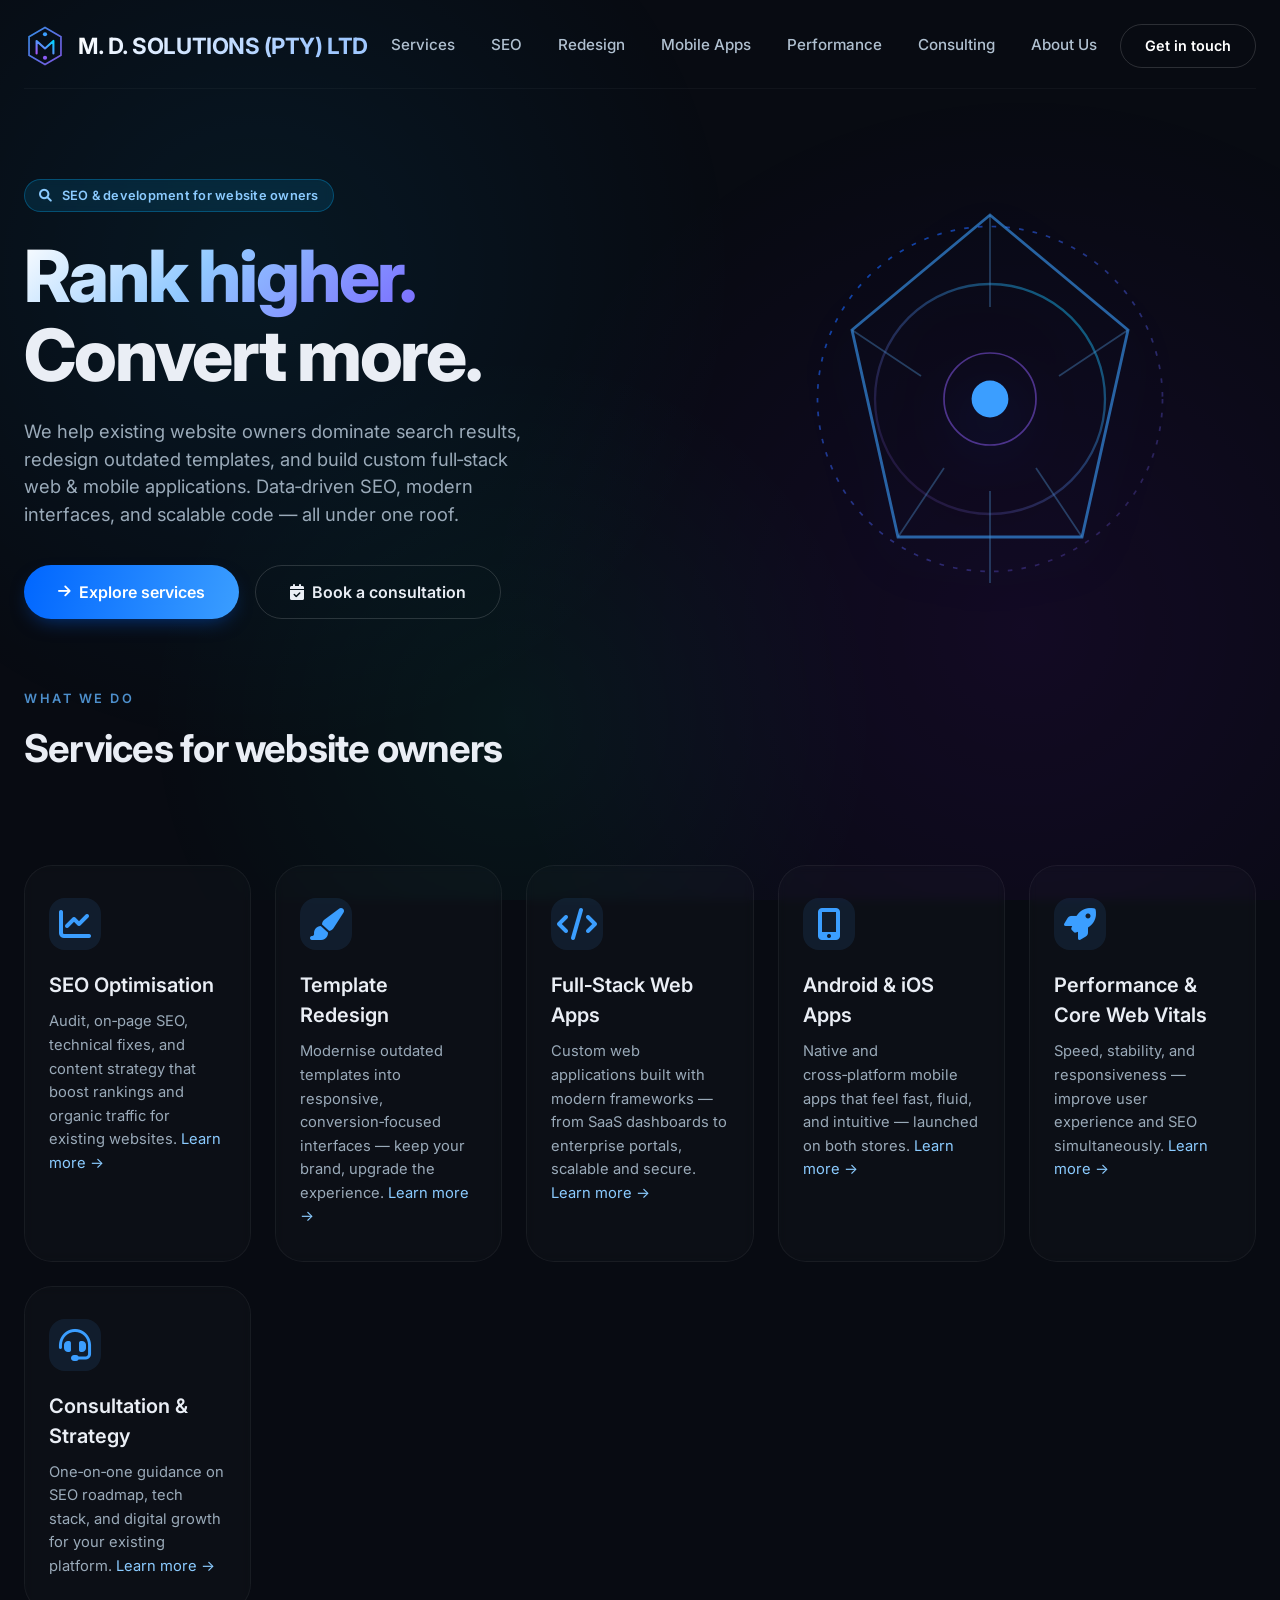
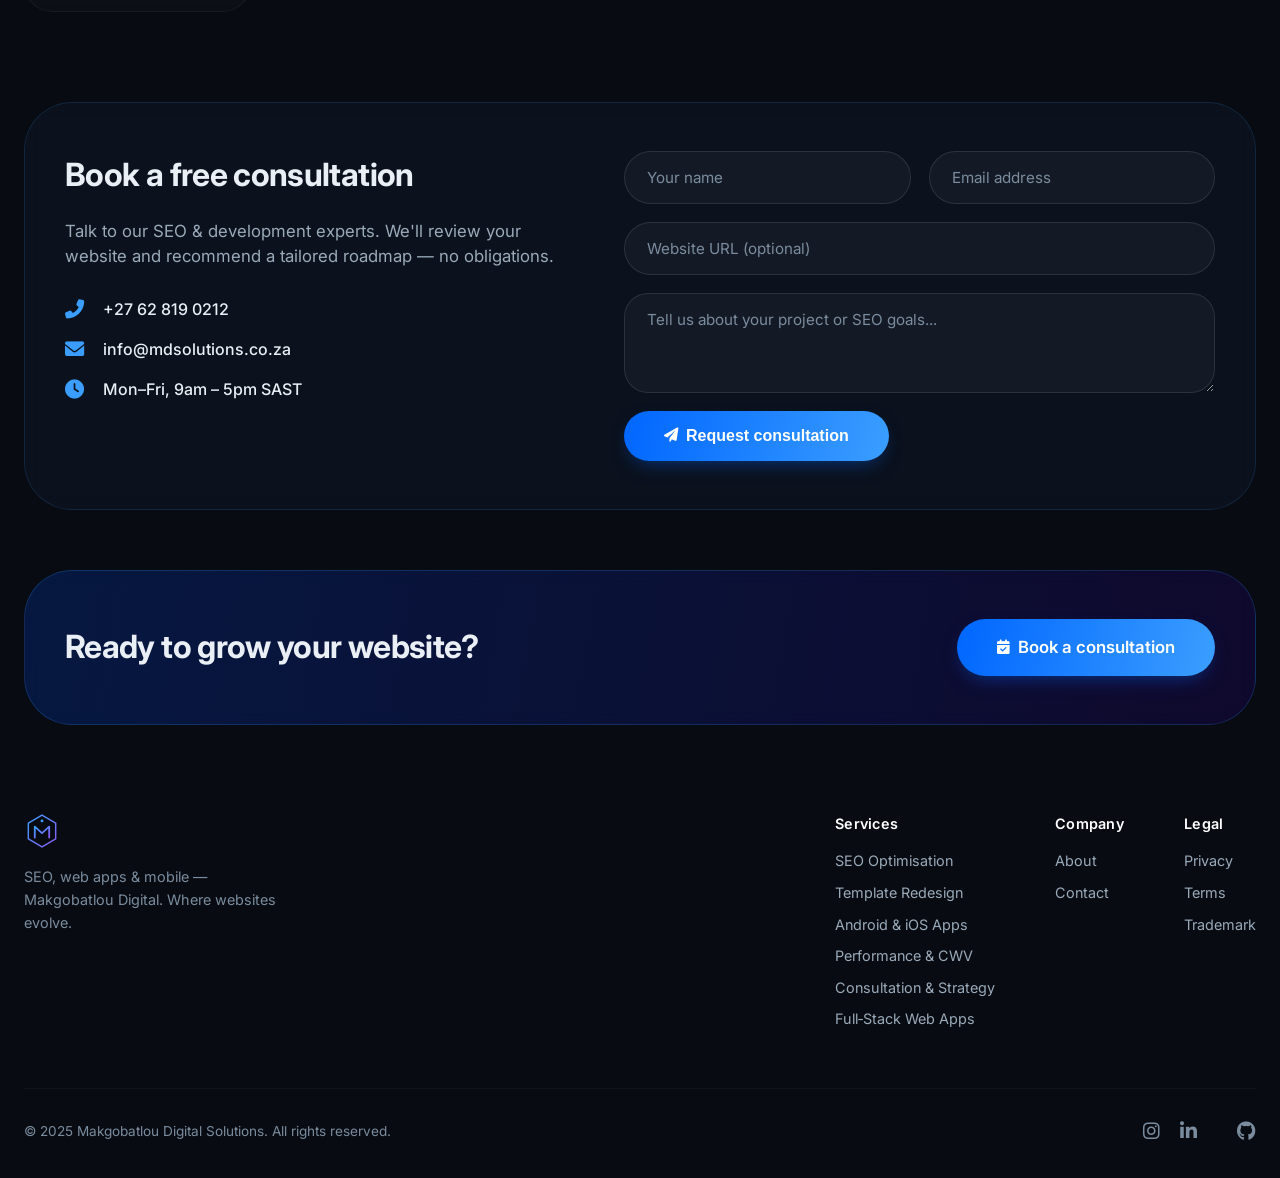
<file: index.html>
<!DOCTYPE html>
<html lang="en">
<head>
  <meta charset="UTF-8">
  <meta name="viewport" content="width=device-width, initial-scale=1.0">

  <!-- ===== PRIMARY SEO ===== -->
  <title>M. D. Solutions — SEO, Web Apps &amp; Mobile</title>
  <meta name="description" content="Expert SEO optimisation, template redesign, web &amp; mobile apps for existing websites. Rank higher, convert more. Book a free consultation with Makgobatlou Digital.">
  <meta name="keywords" content="SEO optimisation, SEO South Africa, web app development, mobile app development, template redesign, Makgobatlou Digital">
  <meta name="author" content="Makgobatlou Digital Solutions">
  <meta name="robots" content="index, follow, max-image-preview:large, max-snippet:-1, max-video-preview:-1">
  <link rel="canonical" href="https://mdsolutions.co.za/">
  <link rel="stylesheet" href="style.css">
  <meta name="theme-color" content="#080B12">

  <!-- ===== OPEN GRAPH (Facebook / LinkedIn) ===== -->
  <meta property="og:type" content="website">
  <meta property="og:site_name" content="Makgobatlou Digital Solutions">
  <meta property="og:title" content="Makgobatlou Digital Solutions — SEO, Web Apps &amp; Mobile">
  <meta property="og:description" content="SEO optimisation, template redesign, and custom web &amp; mobile apps. Rank higher and convert more with Makgobatlou Digital.">
  <meta property="og:url" content="https://mdsolutions.co.za/">
  <meta property="og:image" content="https://mdsolutions.co.za/assets/og-cover.jpg">
  <meta property="og:image:width" content="1200">
  <meta property="og:image:height" content="630">
  <meta property="og:image:alt" content="Makgobatlou Digital Solutions — SEO, web apps and mobile development">
  <meta property="og:locale" content="en_ZA">

  <!-- ===== TWITTER CARD ===== -->
  <meta name="twitter:card" content="summary_large_image">
  <meta name="twitter:title" content="Makgobatlou Digital Solutions — SEO, Web Apps &amp; Mobile">
  <meta name="twitter:description" content="SEO optimisation, template redesign, and custom web &amp; mobile apps. Rank higher and convert more.">
  <meta name="twitter:image" content="https://mdsolutions.co.za/assets/og-cover.jpg">
  <meta name="twitter:image:alt" content="Makgobatlou Digital Solutions">

  <!-- ===== FONTS & ICONS ===== -->
  <link rel="preconnect" href="https://fonts.googleapis.com">
  <link rel="preconnect" href="https://fonts.gstatic.com" crossorigin>
  <link href="https://fonts.googleapis.com/css2?family=Inter:opsz,wght@14..32,400;14..32,500;14..32,600;14..32,700;14..32,800&display=swap" rel="stylesheet">
  <link rel="stylesheet" href="https://cdnjs.cloudflare.com/ajax/libs/font-awesome/6.0.0-beta3/css/all.min.css">
  <link rel="stylesheet" href="style.css">
  <!-- ===== STRUCTURED DATA (JSON-LD) ===== -->
  <script type="application/ld+json">
  {
    "@context": "https://schema.org",
    "@graph": [
      {
        "@type": "Organization",
        "@id": "https://mdsolutions.co.za/#organization",
        "name": "Makgobatlou Digital Solutions",
        "url": "https://mdsolutions.co.za/",
        "logo": "https://mdsolutions.co.za/assets/logo.png",
        "email": "info@mdsolutions.co.za",
        "telephone": "+27-62-819-0212",
        "description": "SEO optimisation, template redesign, full-stack web applications, and Android & iOS mobile app development for businesses.",
        "areaServed": "ZA",
        "sameAs": []
      },
      {
        "@type": "WebSite",
        "@id": "https://mdsolutions.co.za/#website",
        "url": "https://mdsolutions.co.za/",
        "name": "Makgobatlou Digital Solutions",
        "publisher": { "@id": "https://mdsolutions.co.za/#organization" },
        "inLanguage": "en-ZA"
      },
      {
        "@type": "ProfessionalService",
        "@id": "https://mdsolutions.co.za/#service",
        "name": "Makgobatlou Digital Solutions",
        "url": "https://mdsolutions.co.za/",
        "telephone": "+27-62-819-0212",
        "email": "info@mdsolutions.co.za",
        "priceRange": "$$",
        "areaServed": "ZA",
        "openingHoursSpecification": {
          "@type": "OpeningHoursSpecification",
          "dayOfWeek": ["Monday","Tuesday","Wednesday","Thursday","Friday"],
          "opens": "09:00",
          "closes": "17:00"
        },
        "hasOfferCatalog": {
          "@type": "OfferCatalog",
          "name": "Digital Services",
          "itemListElement": [
            { "@type": "Offer", "itemOffered": { "@type": "Service", "name": "SEO Optimisation", "url": "https://mdsolutions.co.za/seo-optimisation.html" } },
            { "@type": "Offer", "itemOffered": { "@type": "Service", "name": "Template Redesign", "url": "https://mdsolutions.co.za/template-redesign.html" } },
            { "@type": "Offer", "itemOffered": { "@type": "Service", "name": "Full-Stack Web Apps" } },
            { "@type": "Offer", "itemOffered": { "@type": "Service", "name": "Android & iOS Apps", "url": "https://mdsolutions.co.za/mobile-apps.html" } },
            { "@type": "Offer", "itemOffered": { "@type": "Service", "name": "Performance & Core Web Vitals", "url": "https://mdsolutions.co.za/performance-core-web-vitals.html" } },
            { "@type": "Offer", "itemOffered": { "@type": "Service", "name": "Consultation & Strategy", "url": "https://mdsolutions.co.za/consultation-strategy.html" } }
          ]
        }
      }
    ]
  }
  </script>

</head>
<body>
  <div class="bg-glow" aria-hidden="true"></div>

  <!-- ===== HEADER / NAV ===== -->
  <header>
    <div class="container">
      <nav class="navbar" aria-label="Primary navigation">
        <a href="index.html" class="logo" aria-label="Makgobatlou Digital Solutions home">
          <div class="logo-mark">
            <svg width="42" height="42" viewBox="0 0 100 100" fill="none" xmlns="http://www.w3.org/2000/svg" role="img" aria-label="Makgobatlou Digital logo">
              <defs>
                <linearGradient id="logoGrad" x1="0%" y1="0%" x2="100%" y2="100%">
                  <stop offset="0%" stop-color="#3B9EFF" />
                  <stop offset="100%" stop-color="#8B5CF6" />
                </linearGradient>
                <linearGradient id="logoGrad2" x1="100%" y1="0%" x2="0%" y2="100%">
                  <stop offset="0%" stop-color="#00D4FF" />
                  <stop offset="100%" stop-color="#A855F7" />
                </linearGradient>
              </defs>
              <path d="M50 6 L88 28 L88 72 L50 94 L12 72 L12 28 Z" stroke="url(#logoGrad)" stroke-width="4" fill="none" opacity="0.9"/>
              <path d="M30 68 L30 38 L50 56 L70 38 L70 68" stroke="url(#logoGrad2)" stroke-width="5" stroke-linecap="round" stroke-linejoin="round" fill="none"/>
              <circle cx="50" cy="22" r="5" fill="#3B9EFF" />
              <circle cx="50" cy="78" r="5" fill="#8B5CF6" />
            </svg>
          </div>
          <div class="logo-text">
            M. D. SOLUTIONS (PTY) LTD
            
          </div>
        </a>
        <div class="nav-links">
          <a href="#services">Services</a>
          <a href="seo-optimisation.html">SEO</a>
          <a href="template-redesign.html">Redesign</a>
          <a href="mobile-apps.html">Mobile Apps</a>
          <a href="performance-core-web-vitals.html">Performance</a>
          <a href="consultation-strategy.html">Consulting</a>
          <a href="about-us.html">About Us</a>
        </div>
        <a href="#contact" class="btn-outline">Get in touch</a>
      </nav>
    </div>
  </header>

  <main>
    <!-- ===== HERO ===== -->
    <div class="container">
      <section class="hero" aria-labelledby="hero-title">
        <div class="hero-content">
          <div class="hero-badge">
            <i class="fas fa-search" aria-hidden="true" style="margin-right: 6px;"></i> SEO &amp; development for website owners
          </div>
          <h1 class="hero-title" id="hero-title">
            <span class="gradient-text">Rank higher.</span><br>
            Convert more.
          </h1>
          <p class="hero-desc">
            We help existing website owners dominate search results, redesign outdated templates, and build custom full‑stack web &amp; mobile applications. Data‑driven SEO, modern interfaces, and scalable code — all under one roof.
          </p>
          <div class="hero-buttons">
            <a href="#services" class="btn-primary"><i class="fas fa-arrow-right" aria-hidden="true"></i> Explore services</a>
            <a href="#consult" class="btn-secondary"><i class="fas fa-calendar-check" aria-hidden="true"></i> Book a consultation</a>
          </div>
        </div>
        <div class="hero-visual">
          <svg class="hero-svg" viewBox="0 0 400 400" fill="none" xmlns="http://www.w3.org/2000/svg" role="img" aria-label="Abstract illustration of search, analytics and growth">
            <defs>
              <linearGradient id="heroGrad1" x1="0" y1="0" x2="1" y2="1">
                <stop offset="0%" stop-color="#0066FF" stop-opacity="0.7"/>
                <stop offset="100%" stop-color="#8B5CF6" stop-opacity="0.2"/>
              </linearGradient>
              <linearGradient id="heroGrad2" x1="1" y1="0" x2="0" y2="1">
                <stop offset="0%" stop-color="#00D4FF" stop-opacity="0.5"/>
                <stop offset="100%" stop-color="#A855F7" stop-opacity="0.1"/>
              </linearGradient>
            </defs>
            <circle cx="200" cy="200" r="150" stroke="url(#heroGrad1)" stroke-width="1.5" fill="none" stroke-dasharray="4 8"/>
            <circle cx="200" cy="200" r="100" stroke="url(#heroGrad2)" stroke-width="2" fill="none"/>
            <path d="M200 40 L320 140 L280 320 L120 320 L80 140 Z" stroke="#3B9EFF" stroke-width="2.5" fill="none" opacity="0.6" />
            <circle cx="200" cy="200" r="16" fill="#3B9EFF" />
            <circle cx="200" cy="200" r="40" stroke="#8B5CF6" stroke-width="1.5" fill="none" opacity="0.5" />
            <path d="M200 40 L200 120 M200 280 L200 360 M80 140 L140 180 M320 140 L260 180 M120 320 L160 260 M280 320 L240 260" stroke="#4D8FCC" stroke-width="1.5" opacity="0.4"/>
          </svg>
        </div>
      </section>
    </div>

    <!-- ===== SERVICES ===== -->
    <div class="container" id="services">
      <section aria-labelledby="services-title">
        <div class="section-head">
          <div class="section-label">what we do</div>
          <h2 class="section-title" id="services-title">Services for website owners</h2>
        </div>
        <div class="services-grid">
          <article class="service-card">
            <div class="service-icon"><i class="fas fa-chart-line" aria-hidden="true"></i></div>
            <h3>SEO Optimisation</h3>
            <p>Audit, on‑page SEO, technical fixes, and content strategy that boost rankings and organic traffic for existing websites. <a href="seo-optimisation.html">Learn more →</a></p>
          </article>
          <article class="service-card">
            <div class="service-icon"><i class="fas fa-paint-brush" aria-hidden="true"></i></div>
            <h3>Template Redesign</h3>
            <p>Modernise outdated templates into responsive, conversion‑focused interfaces — keep your brand, upgrade the experience. <a href="template-redesign.html">Learn more →</a></p>
          </article>
          <article class="service-card">
            <div class="service-icon"><i class="fas fa-code" aria-hidden="true"></i></div>
            <h3>Full‑Stack Web Apps</h3>
            <p>Custom web applications built with modern frameworks — from SaaS dashboards to enterprise portals, scalable and secure.
            <a href="fullstack-webapp.html">Learn more →</a></p>
          </article>
          <article class="service-card">
            <div class="service-icon"><i class="fas fa-mobile-alt" aria-hidden="true"></i></div>
            <h3>Android &amp; iOS Apps</h3>
            <p>Native and cross‑platform mobile apps that feel fast, fluid, and intuitive — launched on both stores. <a href="mobile-apps.html">Learn more →</a></p>
          </article>
          <article class="service-card">
            <div class="service-icon"><i class="fas fa-rocket" aria-hidden="true"></i></div>
            <h3>Performance &amp; Core Web Vitals</h3>
            <p>Speed, stability, and responsiveness — improve user experience and SEO simultaneously. <a href="performance-core-web-vitals.html">Learn more →</a></p>
          </article>
          <article class="service-card">
            <div class="service-icon"><i class="fas fa-headset" aria-hidden="true"></i></div>
            <h3>Consultation &amp; Strategy</h3>
            <p>One‑on‑one guidance on SEO roadmap, tech stack, and digital growth for your existing platform. <a href="consultation-strategy.html">Learn more →</a></p>
          </article>
        </div>
      </section>
    </div>

    <!-- ===== CTA + CONSULTATION FORM ===== -->
    <div class="container" id="consult">
      <section class="consult-section" aria-labelledby="consult-title">
        <div class="consult-info">
          <h2 id="consult-title">Book a free consultation</h2>
          <p>Talk to our SEO &amp; development experts. We'll review your website and recommend a tailored roadmap — no obligations.</p>
          <div class="consult-details">
            <a href="tel:+27628190212"><i class="fas fa-phone-alt" aria-hidden="true"></i> +27 62 819 0212</a>
            <a href="mailto:info@mdsolutions.co.za"><i class="fas fa-envelope" aria-hidden="true"></i> info@mdsolutions.co.za</a>
            <a href="#"><i class="fas fa-clock" aria-hidden="true"></i> Mon–Fri, 9am – 5pm SAST</a>
          </div>
        </div>

        <!-- Form posts to contact.php which emails info@mdsolutions.co.za -->
        <form
          class="consult-form"
          id="consultation-form"
          action="contact.php"
          method="POST"
          novalidate
        >
          <!-- Honeypot — hidden from humans, filled by bots -->
          <div class="hp-field" aria-hidden="true">
            <label for="website_url">Website (leave blank)</label>
            <input
              type="text"
              id="website_url"
              name="website_url"
              tabindex="-1"
              autocomplete="off"
            >
          </div>

          <div class="form-row">
            <input
              type="text"
              name="name"
              placeholder="Your name"
              aria-label="Your name"
              autocomplete="name"
              maxlength="100"
              required
            >
            <input
              type="email"
              name="email"
              placeholder="Email address"
              aria-label="Email address"
              autocomplete="email"
              maxlength="200"
              required
            >
          </div>

          <input
            type="url"
            name="website"
            placeholder="Website URL (optional)"
            aria-label="Website URL"
            autocomplete="url"
            maxlength="500"
          >

          <textarea
            name="message"
            placeholder="Tell us about your project or SEO goals..."
            aria-label="Project details"
            minlength="10"
            maxlength="5000"
            required
          ></textarea>

          <button type="submit" class="btn-primary">
            <i class="fas fa-paper-plane" aria-hidden="true"></i> Request consultation
          </button>

          <!-- Inline status message (filled by JS) -->
          <div
            id="consultation-status"
            class="consult-status"
            role="status"
            aria-live="polite"
          ></div>
        </form>
      </section>
    </div>

    <!-- ===== CTA BANNER ===== -->
    <div class="container">
      <aside class="cta-banner" aria-label="Call to action">
        <h2>Ready to grow your website?</h2>
        <a href="#consult" class="btn-primary"><i class="fas fa-calendar-check" aria-hidden="true"></i> Book a consultation</a>
      </aside>
    </div>
  </main>

  <!-- ===== FOOTER ===== -->
  <div class="container">
    <footer class="footer" id="contact">
      <div class="footer-grid">
        <div class="footer-brand">
          <div class="logo-mark">
            <svg width="36" height="36" viewBox="0 0 100 100" fill="none" xmlns="http://www.w3.org/2000/svg" role="img" aria-label="Makgobatlou Digital logo">
              <defs>
                <linearGradient id="footerGrad" x1="0%" y1="0%" x2="100%" y2="100%">
                  <stop offset="0%" stop-color="#3B9EFF" />
                  <stop offset="100%" stop-color="#8B5CF6" />
                </linearGradient>
              </defs>
              <path d="M50 6 L88 28 L88 72 L50 94 L12 72 L12 28 Z" stroke="url(#footerGrad)" stroke-width="4" fill="none"/>
              <path d="M30 68 L30 38 L50 56 L70 38 L70 68" stroke="url(#footerGrad)" stroke-width="5" stroke-linecap="round" stroke-linejoin="round" fill="none"/>
              <circle cx="50" cy="22" r="4" fill="#3B9EFF" />
            </svg>
          </div>
          <p>SEO, web apps &amp; mobile —<br>Makgobatlou Digital. Where websites evolve.</p>
        </div>
        <nav class="footer-links" aria-label="Footer navigation">
          <div class="footer-col">
            <h4>Services</h4>
            <a href="seo-optimisation.html">SEO Optimisation</a>
            <a href="template-redesign.html">Template Redesign</a>
            <a href="mobile-apps.html">Android &amp; iOS Apps</a>
            <a href="performance-core-web-vitals.html">Performance &amp; CWV</a>
            <a href="consultation-strategy.html">Consultation &amp; Strategy</a>
            <a href="fullstack-webapp.html">Full‑Stack Web Apps</a>
          </div>
          <div class="footer-col">
            <h4>Company</h4>
            <a href="about-us.html">About</a>
          
            <a href="#consult">Contact</a>
          </div>
          <div class="footer-col">
            <h4>Legal</h4>
            <a href="#">Privacy</a>
            <a href="#">Terms</a>
            <a href="#">Trademark</a>
          </div>
        </nav>
      </div>
      <div class="footer-bottom">
        <div>© 2025 Makgobatlou Digital Solutions. All rights reserved.</div>
        <div class="social-icons">
          <a href="#" aria-label="Instagram"><i class="fab fa-instagram" aria-hidden="true"></i></a>
          <a href="#" aria-label="LinkedIn"><i class="fab fa-linkedin-in" aria-hidden="true"></i></a>
          <a href="#" aria-label="X (Twitter)"><i class="fab fa-x-twitter" aria-hidden="true"></i></a>
          <a href="#" aria-label="GitHub"><i class="fab fa-github" aria-hidden="true"></i></a>
        </div>
      </div>
    </footer>
  </div>

  <!-- ===== FORM HANDLING SCRIPTS ===== -->
  <script>
    (function () {
      const form   = document.getElementById('consultation-form');
      const status = document.getElementById('consultation-status');
      if (!form || !status) return;

      const show = (type, msg) => {
        status.classList.remove('is-success', 'is-error');
        status.classList.add(type === 'success' ? 'is-success' : 'is-error');
        status.style.display = 'block';
        status.textContent = msg;
      };

      form.addEventListener('submit', async function (e) {
        // Let the browser do native HTML validation first
        if (!form.checkValidity()) {
          e.preventDefault();
          show('error', 'Please fill in the required fields before submitting.');
          return;
        }

        e.preventDefault();

        const btn = form.querySelector('button[type="submit"]');
        const originalHTML = btn.innerHTML;
        btn.disabled = true;
        btn.innerHTML = '<i class="fas fa-spinner fa-spin" aria-hidden="true"></i> Sending…';
        status.style.display = 'none';

        try {
          const res  = await fetch(form.action, {
            method: 'POST',
            headers: { 'X-Requested-With': 'XMLHttpRequest' },
            body: new FormData(form)
          });
          const data = await res.json();

          show(data.success ? 'success' : 'error',
               data.message || 'Something went wrong. Please try again.');

          if (data.success) {
            form.reset();
            // Optional analytics lead event
            if (typeof gtag === 'function') {
              gtag('event', 'generate_lead', { form: 'consultation' });
            }
          }
        } catch (err) {
          show('error', 'Network error — please try again or email info@mdsolutions.co.za directly.');
        } finally {
          btn.disabled = false;
          btn.innerHTML = originalHTML;
        }
      });
    })();

    // Non-AJAX fallback: contact.php redirects back with ?sent=1 or ?error=1
    (function () {
      const params = new URLSearchParams(location.search);
      const status = document.getElementById('consultation-status');
      if (!status) return;

      if (params.has('sent')) {
        status.classList.add('is-success');
        status.style.display = 'block';
        status.textContent = 'Thank you! Your consultation request has been sent — we will be in touch shortly.';
        // Clean up URL so refresh doesn't re-trigger
        history.replaceState(null, '', location.pathname + '#consult');
      } else if (params.has('error')) {
        status.classList.add('is-error');
        status.style.display = 'block';
        status.textContent = 'Sorry, your message could not be sent. Please email info@mdsolutions.co.za directly.';
        history.replaceState(null, '', location.pathname + '#consult');
      }
    })();
  </script>
</body>
</html>
</file>
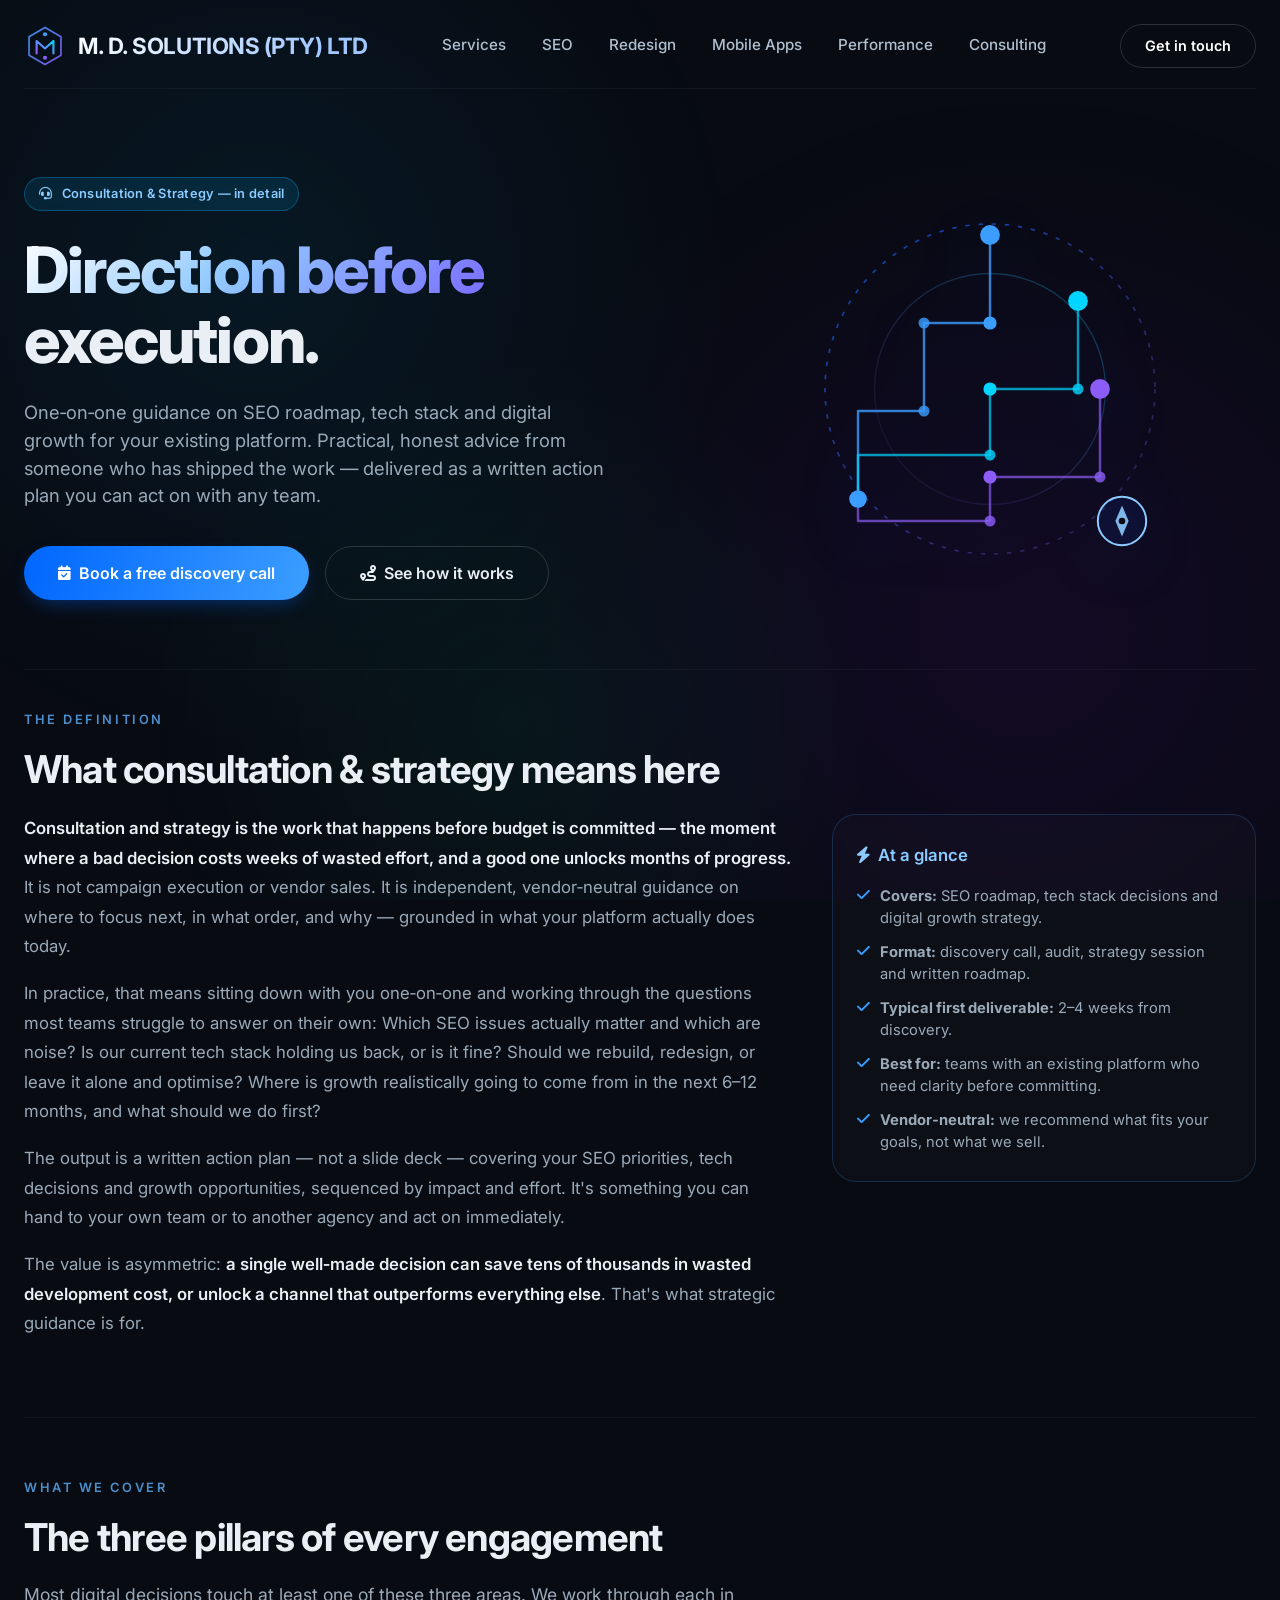
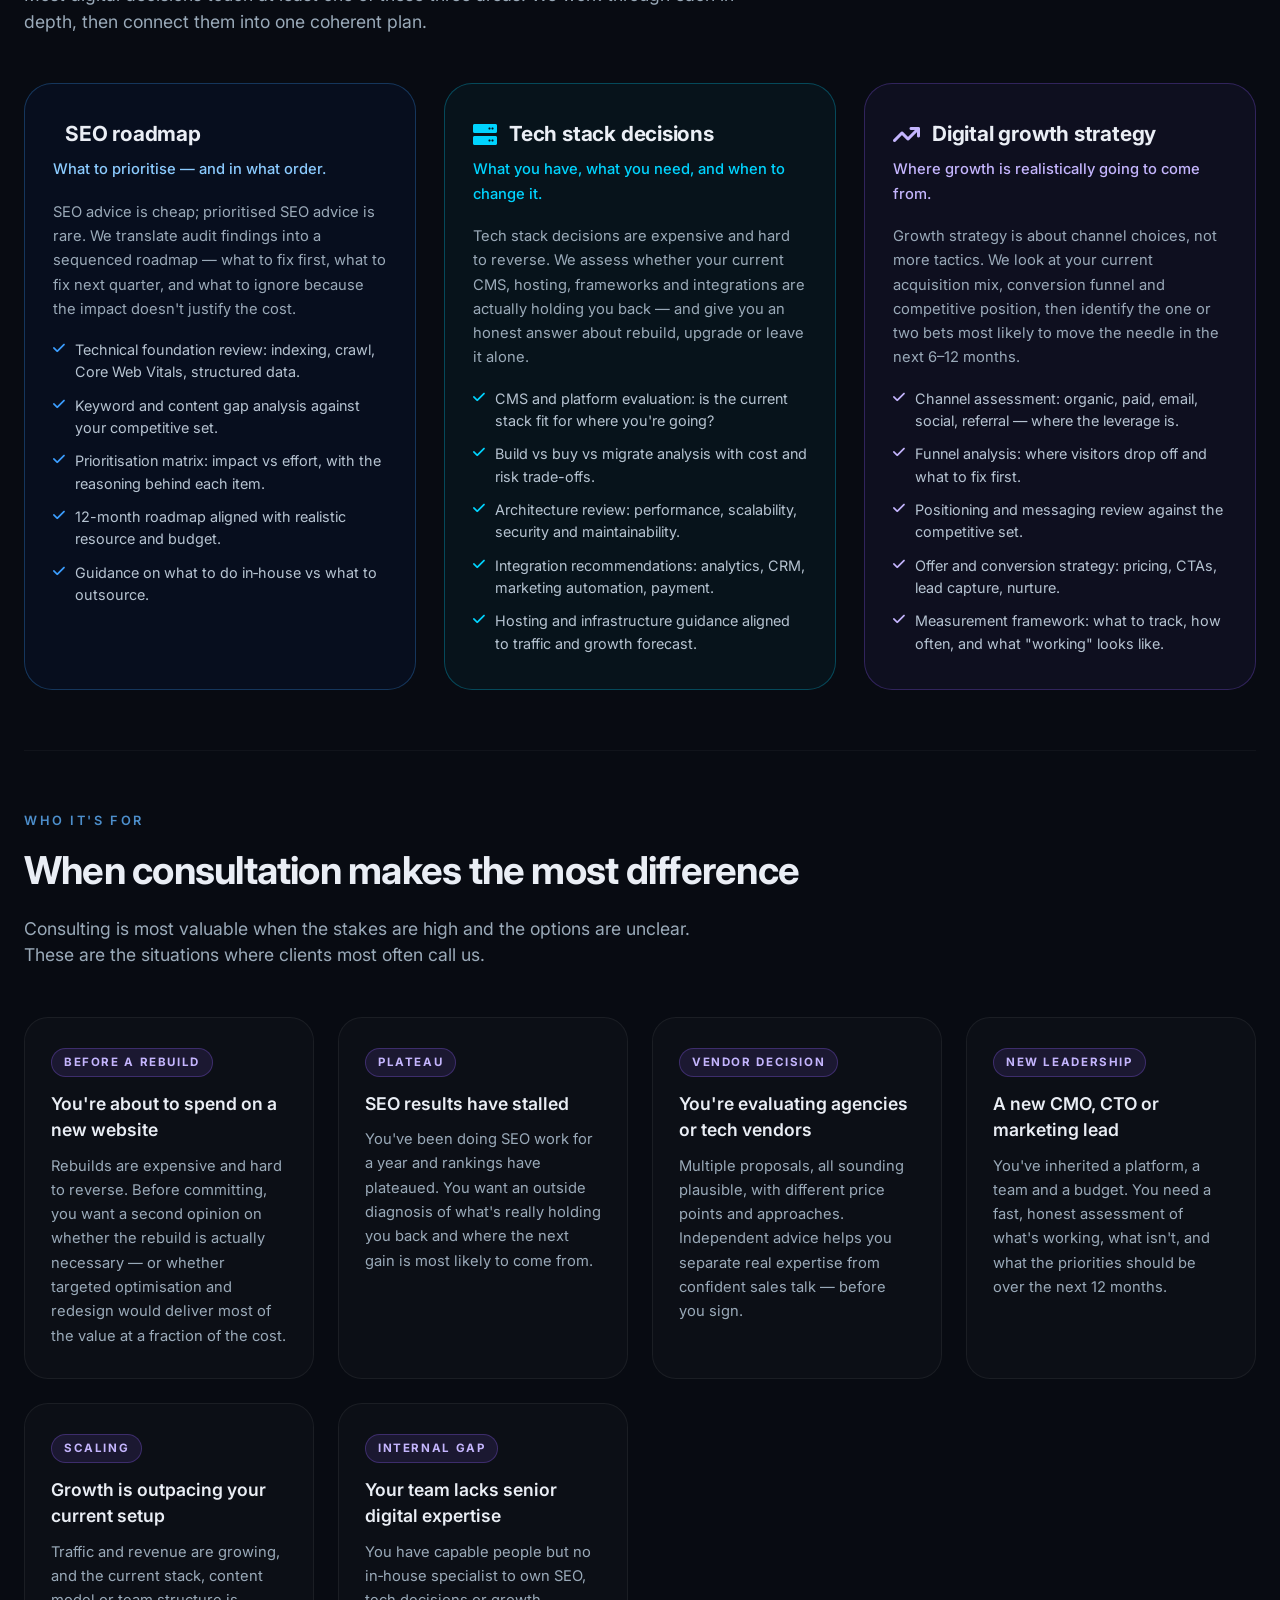
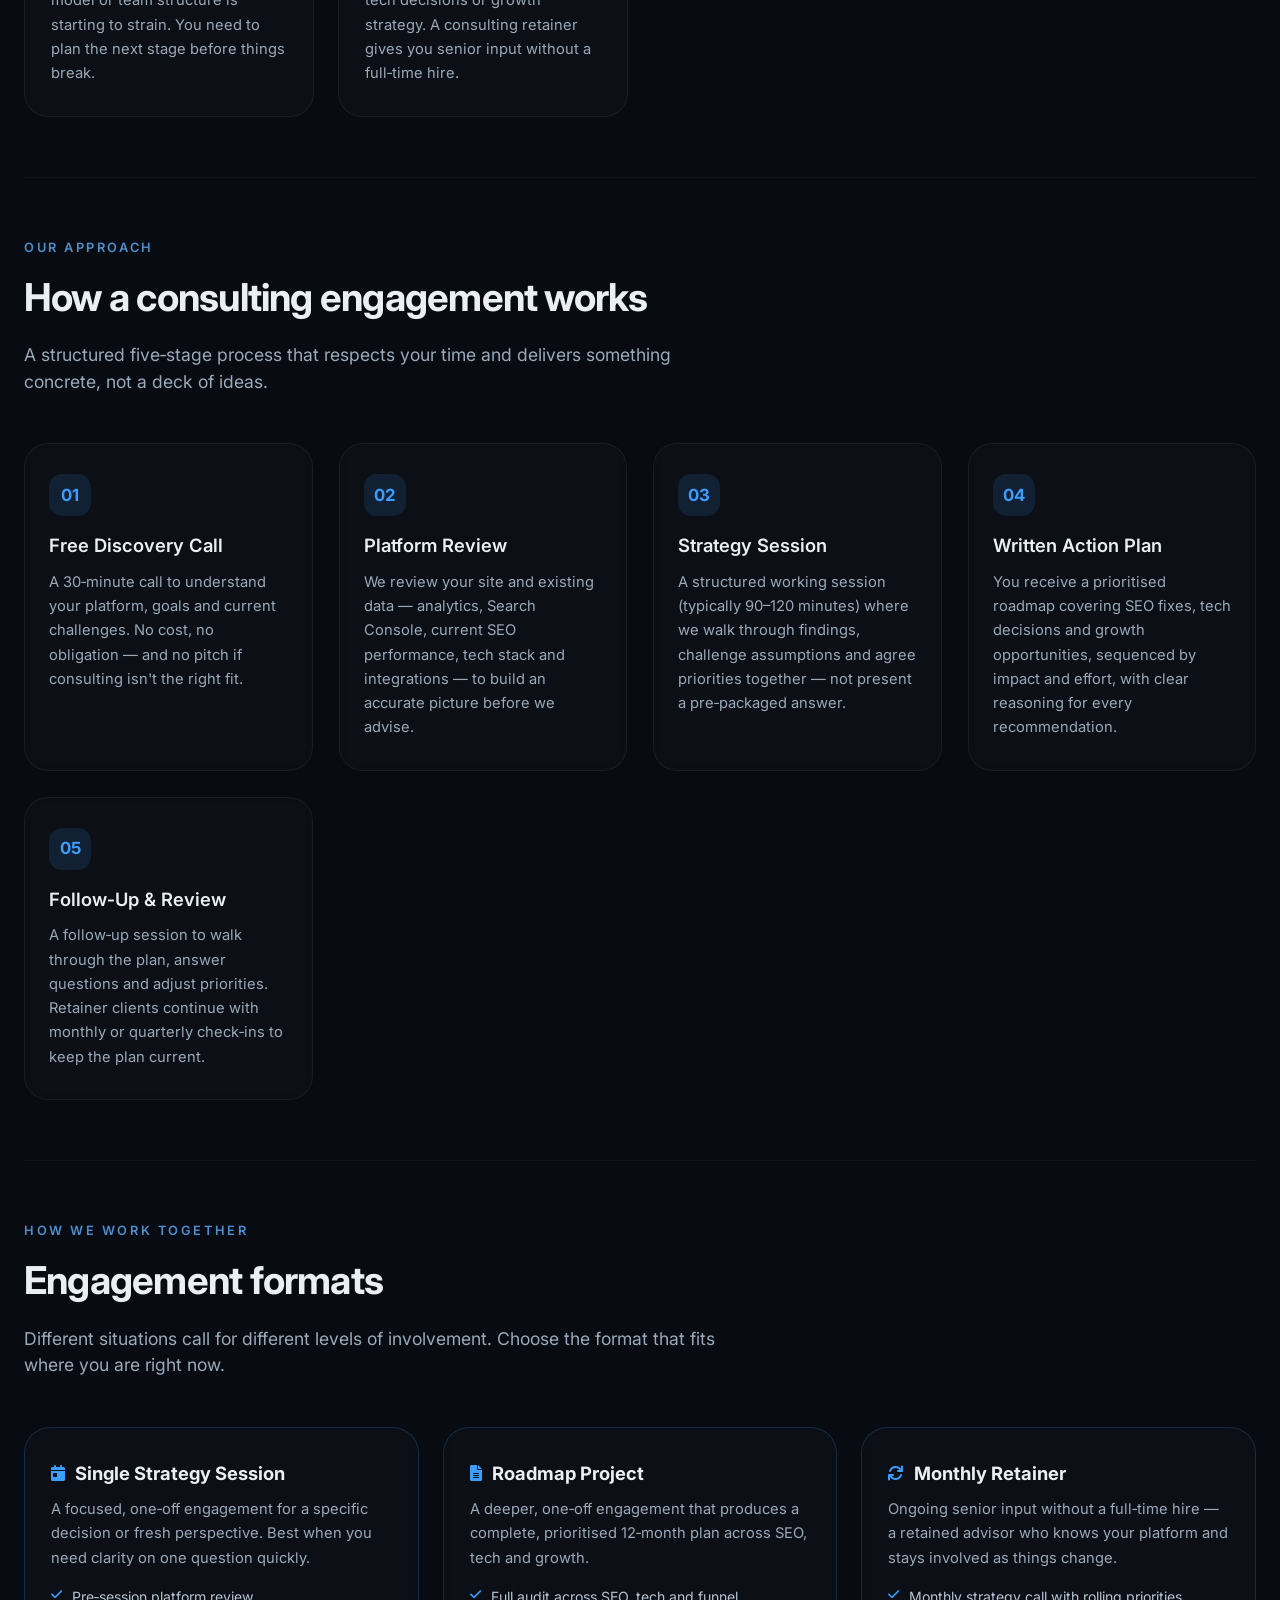
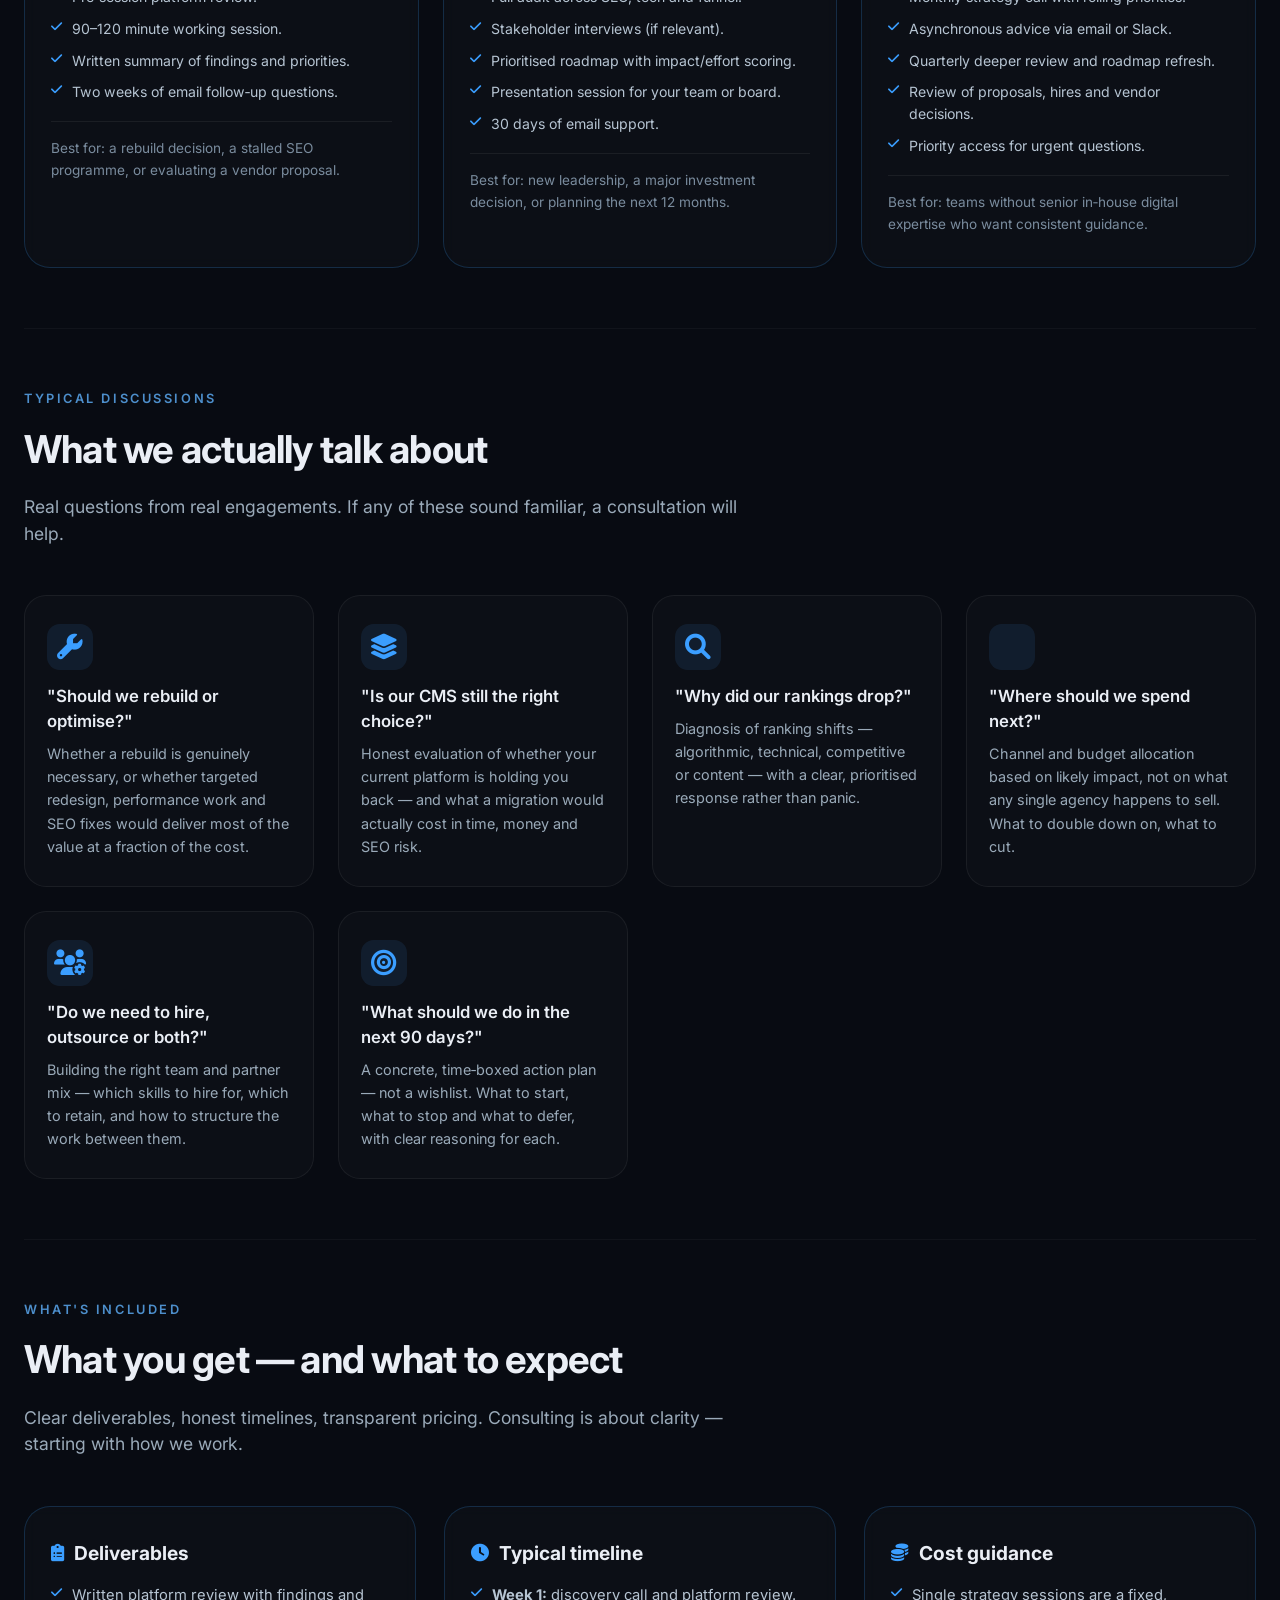
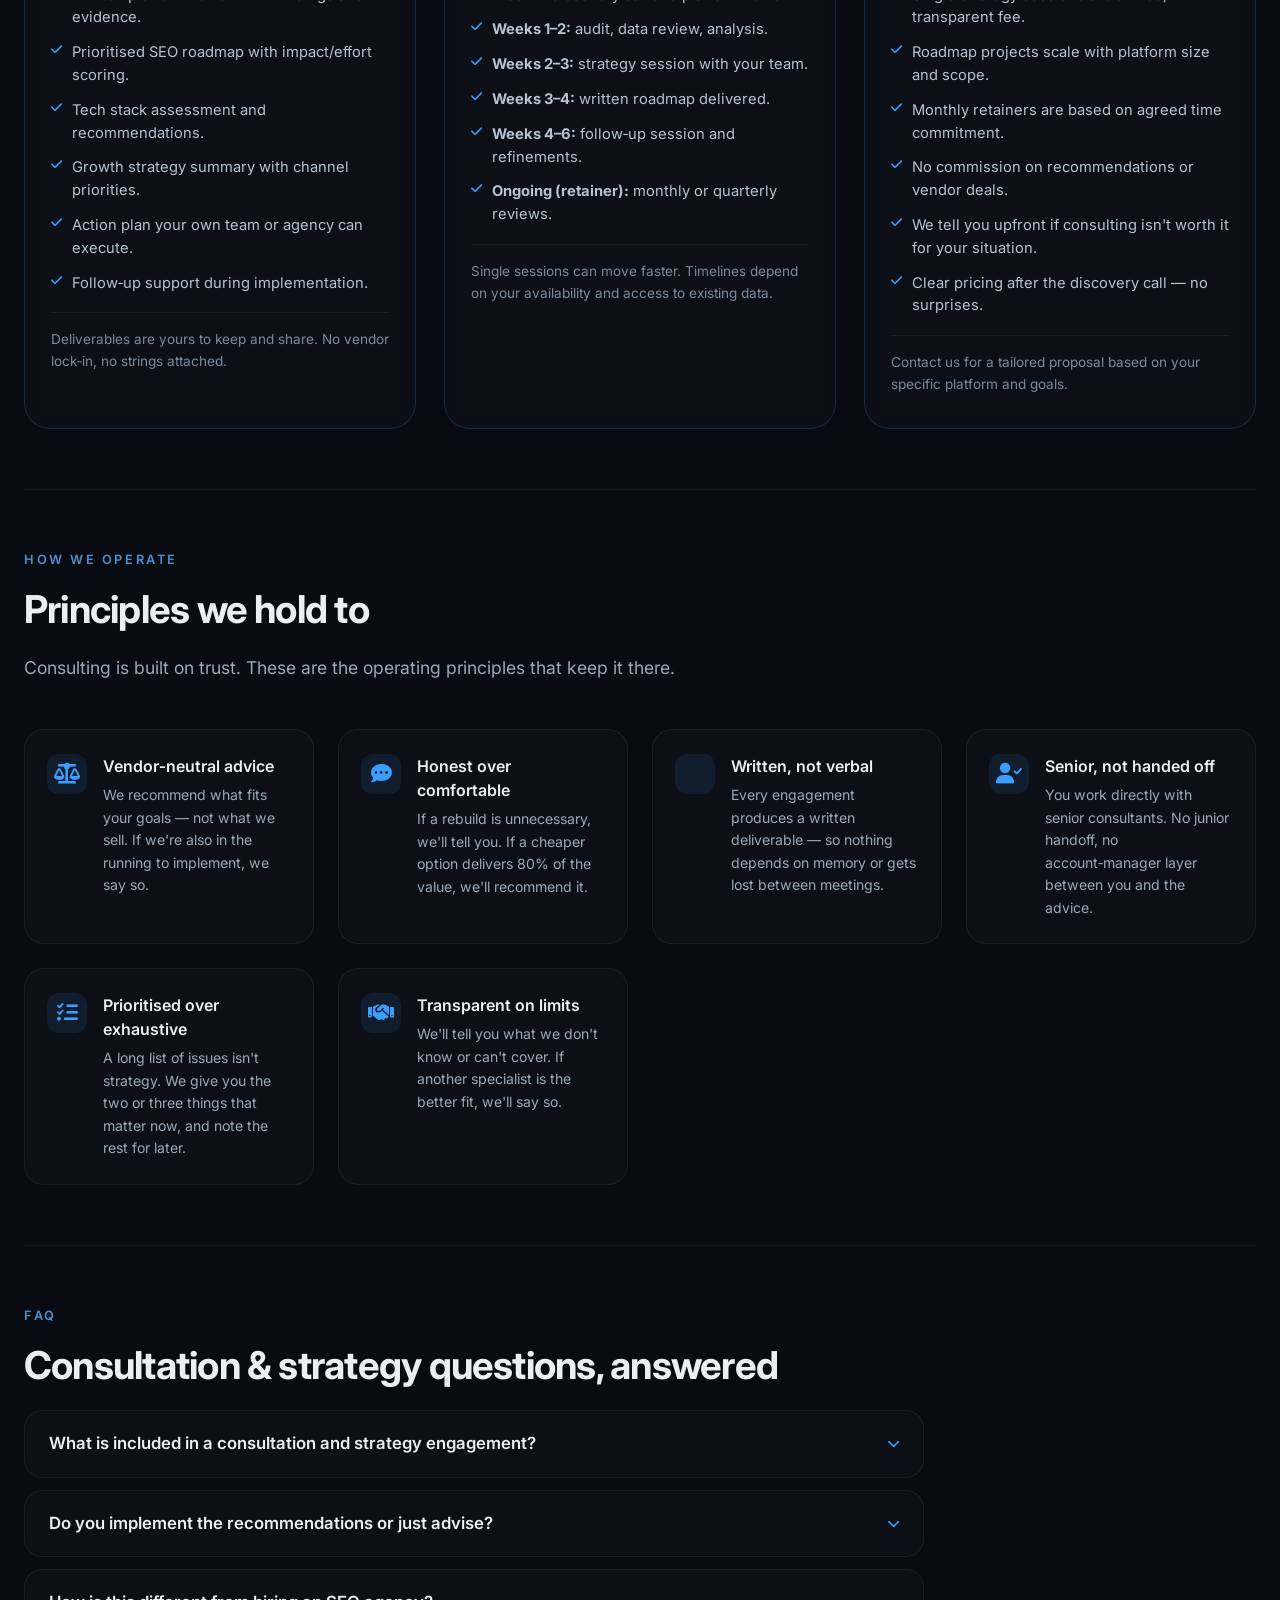
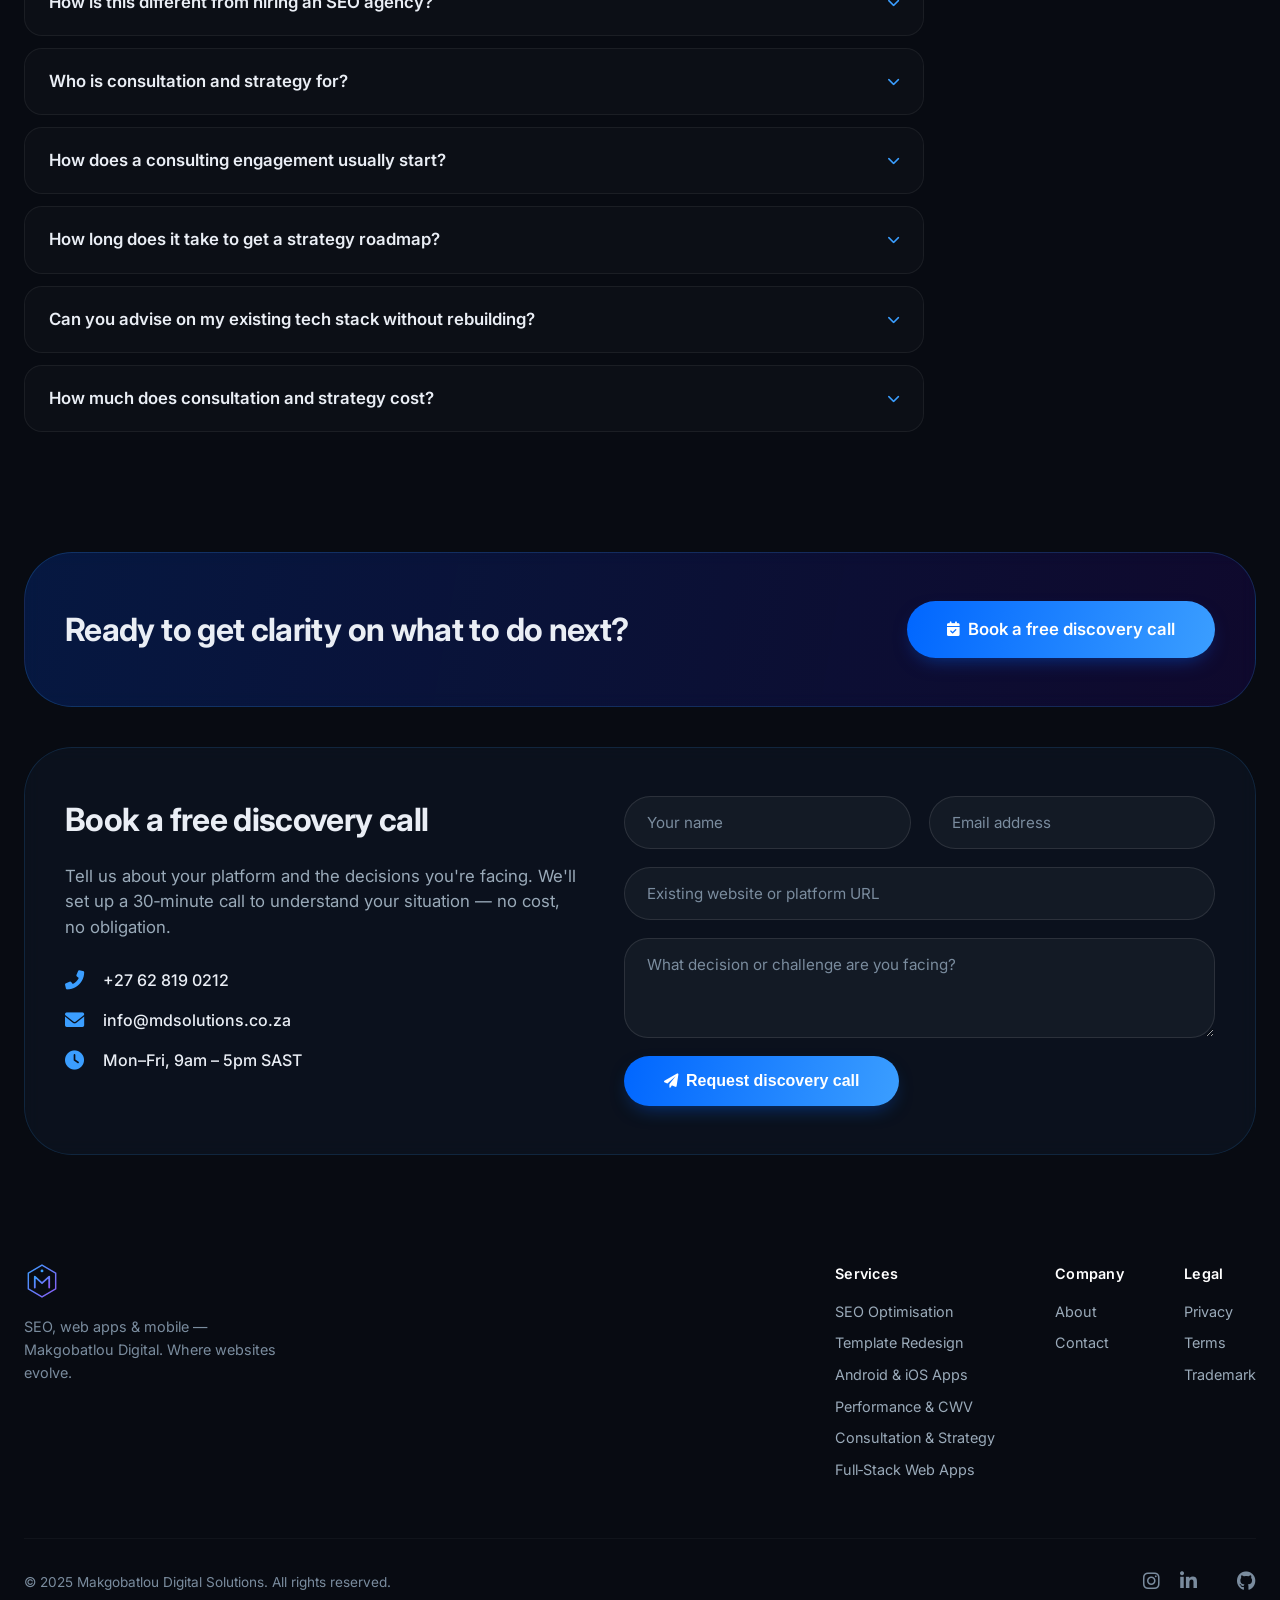
<file: consultation-strategy.html>
<!DOCTYPE html>
<html lang="en">
<head>
  <meta charset="UTF-8">
  <meta name="viewport" content="width=device-width, initial-scale=1.0">

  <!-- ===== PRIMARY SEO ===== -->
  <title> M. D. SOLUTIONS | Consultation &amp; Strategy — One-on-One Digital Guidance </title>
  <meta name="description" content="One-on-one consulting for existing platforms: SEO roadmaps, tech stack decisions and digital growth strategy. Practical, honest guidance before you commit budget — from Makgobatlou Digital.">
  <meta name="keywords" content="SEO consultant, digital strategy consulting, tech stack consulting, SEO roadmap, digital growth strategy, website strategy consultant, one-on-one SEO guidance, technology consulting South Africa">
  <meta name="author" content="Makgobatlou Digital Solutions">
  <meta name="robots" content="index, follow, max-image-preview:large, max-snippet:-1, max-video-preview:-1">
  <link rel="canonical" href="https://mdsolutions.co.za/consultation-strategy.html">
  <link rel="stylesheet" href="style.css">
  <meta name="theme-color" content="#080B12">

  <!-- ===== OPEN GRAPH ===== -->
  <meta property="og:type" content="article">
  <meta property="og:site_name" content="Makgobatlou Digital Solutions">
  <meta property="og:title" content="Consultation &amp; Strategy — One-on-One Digital Guidance">
  <meta property="og:description" content="SEO roadmaps, tech stack decisions and digital growth strategy for existing platforms. Practical, honest, one-on-one guidance before you commit budget.">
  <meta property="og:url" content="https://mdsolutions.co.za/consultation-strategy.html">
  <meta property="og:image" content="https://mdsolutions.co.za/assets/og-consultation-strategy.jpg">
  <meta property="og:image:width" content="1200">
  <meta property="og:image:height" content="630">
  <meta property="og:image:alt" content="Consultation and strategy services by Makgobatlou Digital">
  <meta property="og:locale" content="en_ZA">

  <!-- ===== TWITTER CARD ===== -->
  <meta name="twitter:card" content="summary_large_image">
  <meta name="twitter:title" content="Consultation &amp; Strategy — One-on-One Digital Guidance">
  <meta name="twitter:description" content="SEO roadmap, tech stack and digital growth guidance for existing platforms — honest advice before you spend.">
  <meta name="twitter:image" content="https://mdsolutions.co.za/assets/og-consultation-strategy.jpg">
  <meta name="twitter:image:alt" content="Consultation &amp; Strategy by Makgobatlou Digital">

  <!-- ===== FONTS & ICONS ===== -->
  <link rel="preconnect" href="https://fonts.googleapis.com">
  <link rel="preconnect" href="https://fonts.gstatic.com" crossorigin>
  <link href="https://fonts.googleapis.com/css2?family=Inter:opsz,wght@14..32,400;14..32,500;14..32,600;14..32,700;14..32,800&display=swap" rel="stylesheet">
  <link rel="stylesheet" href="https://cdnjs.cloudflare.com/ajax/libs/font-awesome/6.0.0-beta3/css/all.min.css">
    
  <!-- ===== STRUCTURED DATA ===== -->
  <script type="application/ld+json">
  {
    "@context": "https://schema.org",
    "@graph": [
      {
        "@type": "Organization",
        "@id": "https://mdsolutions.co.za/#organization",
        "name": "Makgobatlou Digital Solutions",
        "url": "https://mdsolutions.co.za/",
        "logo": "https://mdsolutions.co.za/assets/logo.png",
        "email": "info@mdsolutions.co.za",
        "telephone": "+27-62-819-0212"
      },
      {
        "@type": "WebSite",
        "@id": "https://mdsolutions.co.za/#website",
        "url": "https://mdsolutions.co.za/",
        "name": "Makgobatlou Digital Solutions",
        "publisher": { "@id": "https://mdsolutions.co.za/#organization" },
        "inLanguage": "en-ZA"
      },
      {
        "@type": "WebPage",
        "@id": "https://mdsolutions.co.za/consultation-strategy.html#webpage",
        "url": "https://mdsolutions.co.za/consultation-strategy.html",
        "name": "Consultation & Strategy — One-on-One Digital Guidance",
        "description": "One-on-one consulting for existing platforms: SEO roadmaps, tech stack decisions and digital growth strategy.",
        "isPartOf": { "@id": "https://mdsolutions.co.za/#website" },
        "inLanguage": "en-ZA"
      },
      {
        "@type": "BreadcrumbList",
        "@id": "https://mdsolutions.co.za/consultation-strategy.html#breadcrumb",
        "itemListElement": [
          { "@type": "ListItem", "position": 1, "name": "Home", "item": "https://mdsolutions.co.za/" },
          { "@type": "ListItem", "position": 2, "name": "Consultation & Strategy", "item": "https://mdsolutions.co.za/consultation-strategy.html" }
        ]
      },
      {
        "@type": "Service",
        "@id": "https://mdsolutions.co.za/consultation-strategy.html#service",
        "name": "Consultation & Strategy",
        "serviceType": "Digital Strategy Consulting",
        "provider": { "@id": "https://mdsolutions.co.za/#organization" },
        "url": "https://mdsolutions.co.za/consultation-strategy.html",
        "description": "One-on-one guidance on SEO roadmap, tech stack and digital growth for existing websites and platforms. Honest, vendor-neutral advice delivered as a written action plan.",
        "areaServed": "ZA",
        "hasOfferCatalog": {
          "@type": "OfferCatalog",
          "name": "Consultation & Strategy Services",
          "itemListElement": [
            { "@type": "Offer", "itemOffered": { "@type": "Service", "name": "SEO Roadmap Consulting" } },
            { "@type": "Offer", "itemOffered": { "@type": "Service", "name": "Tech Stack & Architecture Review" } },
            { "@type": "Offer", "itemOffered": { "@type": "Service", "name": "Digital Growth Strategy" } },
            { "@type": "Offer", "itemOffered": { "@type": "Service", "name": "Platform Audit & Prioritisation" } },
            { "@type": "Offer", "itemOffered": { "@type": "Service", "name": "Team Enablement & Workshops" } },
            { "@type": "Offer", "itemOffered": { "@type": "Service", "name": "Quarterly Strategy Retainer" } }
          ]
        }
      },
      {
        "@type": "FAQPage",
        "@id": "https://mdsolutions.co.za/consultation-strategy.html#faq",
        "mainEntity": [
          {
            "@type": "Question",
            "name": "What is included in a consultation and strategy engagement?",
            "acceptedAnswer": { "@type": "Answer", "text": "A typical engagement includes a discovery call, a review of your current platform (SEO, analytics, tech stack and content), a structured strategy session, and a written action plan covering SEO priorities, tech decisions and growth opportunities. For retainer clients we also provide ongoing monthly guidance and reviews." }
          },
          {
            "@type": "Question",
            "name": "Do you implement the recommendations or just advise?",
            "acceptedAnswer": { "@type": "Answer", "text": "Both options exist. Some clients want pure advisory — our written roadmap, sessions and reviews — while their own team or another agency implements. Others prefer us to handle implementation of the SEO, redesign or development work as well. The choice is yours, and the advice is the same either way." }
          },
          {
            "@type": "Question",
            "name": "How is this different from hiring an SEO agency?",
            "acceptedAnswer": { "@type": "Answer", "text": "An SEO agency typically executes campaigns and reports on activity. Consulting focuses on direction: what to prioritise, why, and in which order. It is especially useful when you already have a team or agency in place, are evaluating multiple vendors, or are planning a significant investment and need an independent perspective before committing." }
          },
          {
            "@type": "Question",
            "name": "Who is consultation and strategy for?",
            "acceptedAnswer": { "@type": "Answer", "text": "It fits business owners, marketing managers, product leads and technical teams who already have a website or platform and need clarity on what to do next. It is particularly valuable before a redesign or rebuild, when SEO results have plateaued, when evaluating tech vendors, or when internal teams lack senior digital expertise." }
          },
          {
            "@type": "Question",
            "name": "How does a consulting engagement usually start?",
            "acceptedAnswer": { "@type": "Answer", "text": "It starts with a free 30-minute discovery call to understand your platform, goals and current challenges. If there is a fit, we propose a scope — typically a one-off audit and strategy session, or a monthly retainer. The first deliverable is always a written summary of priorities so you have something concrete to act on." }
          },
          {
            "@type": "Question",
            "name": "How long does it take to get a strategy roadmap?",
            "acceptedAnswer": { "@type": "Answer", "text": "A one-off strategy roadmap is typically delivered within 2 to 4 weeks of the discovery call, depending on platform size and how quickly we can access analytics and existing documentation. Retainer clients receive rolling priorities each month, with quarterly deeper reviews." }
          },
          {
            "@type": "Question",
            "name": "Can you advise on my existing tech stack without rebuilding?",
            "acceptedAnswer": { "@type": "Answer", "text": "Yes. Most tech stack questions don't require a rebuild. We assess whether your current stack (CMS, hosting, frameworks, integrations) is holding you back, what can be optimised, and when a migration or upgrade genuinely makes sense versus when it is unnecessary cost. Our advice is vendor-neutral and based on your actual bottlenecks." }
          },
          {
            "@type": "Question",
            "name": "How much does consultation and strategy cost?",
            "acceptedAnswer": { "@type": "Answer", "text": "Pricing depends on the format. A one-off strategy session with a written roadmap is a fixed fee. Monthly retainers scale with the time commitment and complexity. We provide transparent pricing after the discovery call so there are no surprises." }
          }
        ]
      }
    ]
  }
  </script>

 
</head>
<body>
  <div class="bg-glow" aria-hidden="true"></div>

  <!-- ===== HEADER ===== -->
  <header>
    <div class="container">
      <nav class="navbar" aria-label="Primary navigation">
        <a href="index.html" class="logo" aria-label="Makgobatlou Digital Solutions home">
          <div class="logo-mark">
            <svg width="42" height="42" viewBox="0 0 100 100" fill="none" xmlns="http://www.w3.org/2000/svg" role="img" aria-label="Makgobatlou Digital logo">
              <defs>
                <linearGradient id="logoGrad" x1="0%" y1="0%" x2="100%" y2="100%">
                  <stop offset="0%" stop-color="#3B9EFF" />
                  <stop offset="100%" stop-color="#8B5CF6" />
                </linearGradient>
                <linearGradient id="logoGrad2" x1="100%" y1="0%" x2="0%" y2="100%">
                  <stop offset="0%" stop-color="#00D4FF" />
                  <stop offset="100%" stop-color="#A855F7" />
                </linearGradient>
              </defs>
              <path d="M50 6 L88 28 L88 72 L50 94 L12 72 L12 28 Z" stroke="url(#logoGrad)" stroke-width="4" fill="none" opacity="0.9"/>
              <path d="M30 68 L30 38 L50 56 L70 38 L70 68" stroke="url(#logoGrad2)" stroke-width="5" stroke-linecap="round" stroke-linejoin="round" fill="none"/>
              <circle cx="50" cy="22" r="5" fill="#3B9EFF" />
              <circle cx="50" cy="78" r="5" fill="#8B5CF6" />
            </svg>
          </div>
          <div class="logo-text">
            M. D. SOLUTIONS (PTY) LTD
          </div>
        </a>
        <div class="nav-links">
          <a href="index.html#services">Services</a>
          <a href="seo-optimisation.html">SEO</a>
          <a href="template-redesign.html">Redesign</a>
          <a href="mobile-apps.html">Mobile Apps</a>
          <a href="performance-core-web-vitals.html">Performance</a>
          <a href="consultation-strategy.html">Consulting</a>
        </div>
        <a href="index.html#contact" class="btn-outline">Get in touch</a>
      </nav>
    </div>
  </header>

  <main>
    <!-- ===== HERO ===== -->
    <div class="container">
      <section class="cs-hero" aria-labelledby="cs-hero-title">
        <div class="cs-hero-content">
          <div class="cs-hero-badge">
            <i class="fas fa-headset" aria-hidden="true" style="margin-right: 6px;"></i> Consultation &amp; Strategy — in detail
          </div>
          <h1 class="cs-hero-title" id="cs-hero-title">
            <span class="gradient-text">Direction before</span><br>
            execution.
          </h1>
          <p class="cs-hero-desc">
            One‑on‑one guidance on SEO roadmap, tech stack and digital growth for your existing platform. Practical, honest advice from someone who has shipped the work — delivered as a written action plan you can act on with any team.
          </p>
          <div class="hero-buttons">
            <a href="#consult" class="btn-primary"><i class="fas fa-calendar-check" aria-hidden="true"></i> Book a free discovery call</a>
            <a href="#process" class="btn-secondary"><i class="fas fa-route" aria-hidden="true"></i> See how it works</a>
          </div>
        </div>
        <div class="cs-hero-visual">
          <svg class="cs-hero-svg" viewBox="0 0 400 400" fill="none" xmlns="http://www.w3.org/2000/svg" role="img" aria-label="Illustration of a strategy roadmap with branching paths and decision points">
            <defs>
              <linearGradient id="csGrad1" x1="0" y1="0" x2="1" y2="1">
                <stop offset="0%" stop-color="#0066FF" stop-opacity="0.7"/>
                <stop offset="100%" stop-color="#8B5CF6" stop-opacity="0.2"/>
              </linearGradient>
              <linearGradient id="csGrad2" x1="1" y1="0" x2="0" y2="1">
                <stop offset="0%" stop-color="#00D4FF" stop-opacity="0.5"/>
                <stop offset="100%" stop-color="#A855F7" stop-opacity="0.1"/>
              </linearGradient>
            </defs>
            <circle cx="200" cy="200" r="150" stroke="url(#csGrad1)" stroke-width="1.5" fill="none" stroke-dasharray="4 8"/>
            <circle cx="200" cy="200" r="105" stroke="url(#csGrad2)" stroke-width="1.2" fill="none" opacity="0.6"/>
            <!-- roadmap paths -->
            <path d="M80 300 L80 220 L140 220 L140 140 L200 140 L200 60" stroke="#3B9EFF" stroke-width="2.2" stroke-linecap="round" stroke-linejoin="round" fill="none" opacity="0.8"/>
            <path d="M80 300 L80 260 L200 260 L200 200 L280 200 L280 120" stroke="#00D4FF" stroke-width="2.2" stroke-linecap="round" stroke-linejoin="round" fill="none" opacity="0.7"/>
            <path d="M80 300 L80 320 L200 320 L200 280 L300 280 L300 200" stroke="#8B5CF6" stroke-width="2.2" stroke-linecap="round" stroke-linejoin="round" fill="none" opacity="0.7"/>
            <!-- node markers -->
            <circle cx="80" cy="300" r="8" fill="#3B9EFF"/>
            <circle cx="140" cy="220" r="5" fill="#3B9EFF" opacity="0.8"/>
            <circle cx="140" cy="140" r="5" fill="#3B9EFF" opacity="0.8"/>
            <circle cx="200" cy="140" r="6" fill="#3B9EFF"/>
            <circle cx="200" cy="60" r="9" fill="#3B9EFF"/>
            <circle cx="200" cy="260" r="5" fill="#00D4FF" opacity="0.8"/>
            <circle cx="200" cy="200" r="6" fill="#00D4FF"/>
            <circle cx="280" cy="200" r="5" fill="#00D4FF" opacity="0.8"/>
            <circle cx="280" cy="120" r="9" fill="#00D4FF"/>
            <circle cx="200" cy="320" r="5" fill="#8B5CF6" opacity="0.8"/>
            <circle cx="200" cy="280" r="6" fill="#8B5CF6"/>
            <circle cx="300" cy="280" r="5" fill="#8B5CF6" opacity="0.8"/>
            <circle cx="300" cy="200" r="9" fill="#8B5CF6"/>
            <!-- compass accent -->
            <circle cx="320" cy="320" r="22" stroke="#8BCBFF" stroke-width="1.8" fill="rgba(0,90,255,0.08)"/>
            <path d="M320 306 L326 320 L320 334 L314 320 Z" fill="#8BCBFF" opacity="0.9"/>
            <circle cx="320" cy="320" r="3" fill="#080B12"/>
          </svg>
        </div>
      </section>
    </div>

    <!-- ===== WHAT IT IS ===== -->
    <div class="container">
      <section class="intro-section" aria-labelledby="intro-title">
        <div class="section-label">the definition</div>
        <h2 class="section-title" id="intro-title">What consultation &amp; strategy means here</h2>
        <div class="intro-grid">
          <div class="intro-text">
            <p>
              <strong>Consultation and strategy is the work that happens before budget is committed — the moment where a bad decision costs weeks of wasted effort, and a good one unlocks months of progress.</strong> It is not campaign execution or vendor sales. It is independent, vendor‑neutral guidance on where to focus next, in what order, and why — grounded in what your platform actually does today.
            </p>
            <p>
              In practice, that means sitting down with you one‑on‑one and working through the questions most teams struggle to answer on their own: Which SEO issues actually matter and which are noise? Is our current tech stack holding us back, or is it fine? Should we rebuild, redesign, or leave it alone and optimise? Where is growth realistically going to come from in the next 6–12 months, and what should we do first?
            </p>
            <p>
              The output is a written action plan — not a slide deck — covering your SEO priorities, tech decisions and growth opportunities, sequenced by impact and effort. It's something you can hand to your own team or to another agency and act on immediately.
            </p>
            <p>
              The value is asymmetric: <strong>a single well‑made decision can save tens of thousands in wasted development cost, or unlock a channel that outperforms everything else</strong>. That's what strategic guidance is for.
            </p>
          </div>
          <aside class="intro-aside" aria-label="At a glance">
            <h3><i class="fas fa-bolt" aria-hidden="true" style="margin-right:8px;"></i>At a glance</h3>
            <ul>
              <li><i class="fas fa-check" aria-hidden="true"></i><span><strong>Covers:</strong> SEO roadmap, tech stack decisions and digital growth strategy.</span></li>
              <li><i class="fas fa-check" aria-hidden="true"></i><span><strong>Format:</strong> discovery call, audit, strategy session and written roadmap.</span></li>
              <li><i class="fas fa-check" aria-hidden="true"></i><span><strong>Typical first deliverable:</strong> 2–4 weeks from discovery.</span></li>
              <li><i class="fas fa-check" aria-hidden="true"></i><span><strong>Best for:</strong> teams with an existing platform who need clarity before committing.</span></li>
              <li><i class="fas fa-check" aria-hidden="true"></i><span><strong>Vendor‑neutral:</strong> we recommend what fits your goals, not what we sell.</span></li>
            </ul>
          </aside>
        </div>
      </section>
    </div>

    <!-- ===== THREE PILLARS ===== -->
    <div class="container" id="pillars">
      <section class="pillars-section" aria-labelledby="pillars-title">
        <div class="section-label">what we cover</div>
        <h2 class="section-title" id="pillars-title">The three pillars of every engagement</h2>
        <p class="section-subtitle">
          Most digital decisions touch at least one of these three areas. We work through each in depth, then connect them into one coherent plan.
        </p>
        <div class="pillars-grid">
          <article class="pillar-card seo">
            <div class="pillar-head">
              <i class="fas fa-magnifying-glass-chart" aria-hidden="true"></i>
              <h3>SEO roadmap</h3>
            </div>
            <p class="pillar-sub">What to prioritise — and in what order.</p>
            <p>SEO advice is cheap; prioritised SEO advice is rare. We translate audit findings into a sequenced roadmap — what to fix first, what to fix next quarter, and what to ignore because the impact doesn't justify the cost.</p>
            <ul class="pillar-list">
              <li><i class="fas fa-check" aria-hidden="true"></i><span>Technical foundation review: indexing, crawl, Core Web Vitals, structured data.</span></li>
              <li><i class="fas fa-check" aria-hidden="true"></i><span>Keyword and content gap analysis against your competitive set.</span></li>
              <li><i class="fas fa-check" aria-hidden="true"></i><span>Prioritisation matrix: impact vs effort, with the reasoning behind each item.</span></li>
              <li><i class="fas fa-check" aria-hidden="true"></i><span>12-month roadmap aligned with realistic resource and budget.</span></li>
              <li><i class="fas fa-check" aria-hidden="true"></i><span>Guidance on what to do in‑house vs what to outsource.</span></li>
            </ul>
          </article>

          <article class="pillar-card tech">
            <div class="pillar-head">
              <i class="fas fa-server" aria-hidden="true"></i>
              <h3>Tech stack decisions</h3>
            </div>
            <p class="pillar-sub">What you have, what you need, and when to change it.</p>
            <p>Tech stack decisions are expensive and hard to reverse. We assess whether your current CMS, hosting, frameworks and integrations are actually holding you back — and give you an honest answer about rebuild, upgrade or leave it alone.</p>
            <ul class="pillar-list">
              <li><i class="fas fa-check" aria-hidden="true"></i><span>CMS and platform evaluation: is the current stack fit for where you're going?</span></li>
              <li><i class="fas fa-check" aria-hidden="true"></i><span>Build vs buy vs migrate analysis with cost and risk trade-offs.</span></li>
              <li><i class="fas fa-check" aria-hidden="true"></i><span>Architecture review: performance, scalability, security and maintainability.</span></li>
              <li><i class="fas fa-check" aria-hidden="true"></i><span>Integration recommendations: analytics, CRM, marketing automation, payment.</span></li>
              <li><i class="fas fa-check" aria-hidden="true"></i><span>Hosting and infrastructure guidance aligned to traffic and growth forecast.</span></li>
            </ul>
          </article>

          <article class="pillar-card growth">
            <div class="pillar-head">
              <i class="fas fa-arrow-trend-up" aria-hidden="true"></i>
              <h3>Digital growth strategy</h3>
            </div>
            <p class="pillar-sub">Where growth is realistically going to come from.</p>
            <p>Growth strategy is about channel choices, not more tactics. We look at your current acquisition mix, conversion funnel and competitive position, then identify the one or two bets most likely to move the needle in the next 6–12 months.</p>
            <ul class="pillar-list">
              <li><i class="fas fa-check" aria-hidden="true"></i><span>Channel assessment: organic, paid, email, social, referral — where the leverage is.</span></li>
              <li><i class="fas fa-check" aria-hidden="true"></i><span>Funnel analysis: where visitors drop off and what to fix first.</span></li>
              <li><i class="fas fa-check" aria-hidden="true"></i><span>Positioning and messaging review against the competitive set.</span></li>
              <li><i class="fas fa-check" aria-hidden="true"></i><span>Offer and conversion strategy: pricing, CTAs, lead capture, nurture.</span></li>
              <li><i class="fas fa-check" aria-hidden="true"></i><span>Measurement framework: what to track, how often, and what "working" looks like.</span></li>
            </ul>
          </article>
        </div>
      </section>
    </div>

    <!-- ===== WHO IT'S FOR ===== -->
    <div class="container">
      <section class="scenario-section" aria-labelledby="scenario-title">
        <div class="section-label">who it's for</div>
        <h2 class="section-title" id="scenario-title">When consultation makes the most difference</h2>
        <p class="section-subtitle">
          Consulting is most valuable when the stakes are high and the options are unclear. These are the situations where clients most often call us.
        </p>
        <div class="scenario-grid">
          <article class="scenario-card">
            <span class="scenario-tag">Before a rebuild</span>
            <h3>You're about to spend on a new website</h3>
            <p>Rebuilds are expensive and hard to reverse. Before committing, you want a second opinion on whether the rebuild is actually necessary — or whether targeted optimisation and redesign would deliver most of the value at a fraction of the cost.</p>
          </article>
          <article class="scenario-card">
            <span class="scenario-tag">Plateau</span>
            <h3>SEO results have stalled</h3>
            <p>You've been doing SEO work for a year and rankings have plateaued. You want an outside diagnosis of what's really holding you back and where the next gain is most likely to come from.</p>
          </article>
          <article class="scenario-card">
            <span class="scenario-tag">Vendor decision</span>
            <h3>You're evaluating agencies or tech vendors</h3>
            <p>Multiple proposals, all sounding plausible, with different price points and approaches. Independent advice helps you separate real expertise from confident sales talk — before you sign.</p>
          </article>
          <article class="scenario-card">
            <span class="scenario-tag">New leadership</span>
            <h3>A new CMO, CTO or marketing lead</h3>
            <p>You've inherited a platform, a team and a budget. You need a fast, honest assessment of what's working, what isn't, and what the priorities should be over the next 12 months.</p>
          </article>
          <article class="scenario-card">
            <span class="scenario-tag">Scaling</span>
            <h3>Growth is outpacing your current setup</h3>
            <p>Traffic and revenue are growing, and the current stack, content model or team structure is starting to strain. You need to plan the next stage before things break.</p>
          </article>
          <article class="scenario-card">
            <span class="scenario-tag">Internal gap</span>
            <h3>Your team lacks senior digital expertise</h3>
            <p>You have capable people but no in‑house specialist to own SEO, tech decisions or growth strategy. A consulting retainer gives you senior input without a full‑time hire.</p>
          </article>
        </div>
      </section>
    </div>

    <!-- ===== PROCESS ===== -->
    <div class="container" id="process">
      <section class="process-section" aria-labelledby="process-title">
        <div class="section-label">our approach</div>
        <h2 class="section-title" id="process-title">How a consulting engagement works</h2>
        <p class="section-subtitle">
          A structured five‑stage process that respects your time and delivers something concrete, not a deck of ideas.
        </p>
        <div class="process-grid">
          <article class="process-card">
            <div class="process-number" aria-hidden="true">01</div>
            <h3>Free Discovery Call</h3>
            <p>A 30‑minute call to understand your platform, goals and current challenges. No cost, no obligation — and no pitch if consulting isn't the right fit.</p>
          </article>
          <article class="process-card">
            <div class="process-number" aria-hidden="true">02</div>
            <h3>Platform Review</h3>
            <p>We review your site and existing data — analytics, Search Console, current SEO performance, tech stack and integrations — to build an accurate picture before we advise.</p>
          </article>
          <article class="process-card">
            <div class="process-number" aria-hidden="true">03</div>
            <h3>Strategy Session</h3>
            <p>A structured working session (typically 90–120 minutes) where we walk through findings, challenge assumptions and agree priorities together — not present a pre‑packaged answer.</p>
          </article>
          <article class="process-card">
            <div class="process-number" aria-hidden="true">04</div>
            <h3>Written Action Plan</h3>
            <p>You receive a prioritised roadmap covering SEO fixes, tech decisions and growth opportunities, sequenced by impact and effort, with clear reasoning for every recommendation.</p>
          </article>
          <article class="process-card">
            <div class="process-number" aria-hidden="true">05</div>
            <h3>Follow‑Up &amp; Review</h3>
            <p>A follow‑up session to walk through the plan, answer questions and adjust priorities. Retainer clients continue with monthly or quarterly check‑ins to keep the plan current.</p>
          </article>
        </div>
      </section>
    </div>

    <!-- ===== ENGAGEMENT FORMATS ===== -->
    <div class="container">
      <section class="format-section" aria-labelledby="format-title">
        <div class="section-label">how we work together</div>
        <h2 class="section-title" id="format-title">Engagement formats</h2>
        <p class="section-subtitle">
          Different situations call for different levels of involvement. Choose the format that fits where you are right now.
        </p>
        <div class="format-grid">
          <article class="format-card">
            <h3><i class="fas fa-calendar-day" aria-hidden="true"></i> Single Strategy Session</h3>
            <p>A focused, one‑off engagement for a specific decision or fresh perspective. Best when you need clarity on one question quickly.</p>
            <ul class="format-includes">
              <li><i class="fas fa-check" aria-hidden="true"></i><span>Pre‑session platform review.</span></li>
              <li><i class="fas fa-check" aria-hidden="true"></i><span>90–120 minute working session.</span></li>
              <li><i class="fas fa-check" aria-hidden="true"></i><span>Written summary of findings and priorities.</span></li>
              <li><i class="fas fa-check" aria-hidden="true"></i><span>Two weeks of email follow‑up questions.</span></li>
            </ul>
            <div class="format-note">Best for: a rebuild decision, a stalled SEO programme, or evaluating a vendor proposal.</div>
          </article>
          <article class="format-card">
            <h3><i class="fas fa-file-lines" aria-hidden="true"></i> Roadmap Project</h3>
            <p>A deeper, one‑off engagement that produces a complete, prioritised 12‑month plan across SEO, tech and growth.</p>
            <ul class="format-includes">
              <li><i class="fas fa-check" aria-hidden="true"></i><span>Full audit across SEO, tech and funnel.</span></li>
              <li><i class="fas fa-check" aria-hidden="true"></i><span>Stakeholder interviews (if relevant).</span></li>
              <li><i class="fas fa-check" aria-hidden="true"></i><span>Prioritised roadmap with impact/effort scoring.</span></li>
              <li><i class="fas fa-check" aria-hidden="true"></i><span>Presentation session for your team or board.</span></li>
              <li><i class="fas fa-check" aria-hidden="true"></i><span>30 days of email support.</span></li>
            </ul>
            <div class="format-note">Best for: new leadership, a major investment decision, or planning the next 12 months.</div>
          </article>
          <article class="format-card">
            <h3><i class="fas fa-arrows-rotate" aria-hidden="true"></i> Monthly Retainer</h3>
            <p>Ongoing senior input without a full‑time hire — a retained advisor who knows your platform and stays involved as things change.</p>
            <ul class="format-includes">
              <li><i class="fas fa-check" aria-hidden="true"></i><span>Monthly strategy call with rolling priorities.</span></li>
              <li><i class="fas fa-check" aria-hidden="true"></i><span>Asynchronous advice via email or Slack.</span></li>
              <li><i class="fas fa-check" aria-hidden="true"></i><span>Quarterly deeper review and roadmap refresh.</span></li>
              <li><i class="fas fa-check" aria-hidden="true"></i><span>Review of proposals, hires and vendor decisions.</span></li>
              <li><i class="fas fa-check" aria-hidden="true"></i><span>Priority access for urgent questions.</span></li>
            </ul>
            <div class="format-note">Best for: teams without senior in‑house digital expertise who want consistent guidance.</div>
          </article>
        </div>
      </section>
    </div>

    <!-- ===== WHAT WE COVER IN SESSIONS ===== -->
    <div class="container">
      <section class="coverage-section" aria-labelledby="coverage-title">
        <div class="section-label">typical discussions</div>
        <h2 class="section-title" id="coverage-title">What we actually talk about</h2>
        <p class="section-subtitle">
          Real questions from real engagements. If any of these sound familiar, a consultation will help.
        </p>
        <div class="coverage-grid">
          <article class="coverage-card">
            <div class="coverage-icon"><i class="fas fa-wrench" aria-hidden="true"></i></div>
            <h3>"Should we rebuild or optimise?"</h3>
            <p>Whether a rebuild is genuinely necessary, or whether targeted redesign, performance work and SEO fixes would deliver most of the value at a fraction of the cost.</p>
          </article>
          <article class="coverage-card">
            <div class="coverage-icon"><i class="fas fa-layer-group" aria-hidden="true"></i></div>
            <h3>"Is our CMS still the right choice?"</h3>
            <p>Honest evaluation of whether your current platform is holding you back — and what a migration would actually cost in time, money and SEO risk.</p>
          </article>
          <article class="coverage-card">
            <div class="coverage-icon"><i class="fas fa-magnifying-glass" aria-hidden="true"></i></div>
            <h3>"Why did our rankings drop?"</h3>
            <p>Diagnosis of ranking shifts — algorithmic, technical, competitive or content — with a clear, prioritised response rather than panic.</p>
          </article>
          <article class="coverage-card">
            <div class="coverage-icon"><i class="fas fa-money-bill-trend-up" aria-hidden="true"></i></div>
            <h3>"Where should we spend next?"</h3>
            <p>Channel and budget allocation based on likely impact, not on what any single agency happens to sell. What to double down on, what to cut.</p>
          </article>
          <article class="coverage-card">
            <div class="coverage-icon"><i class="fas fa-users-gear" aria-hidden="true"></i></div>
            <h3>"Do we need to hire, outsource or both?"</h3>
            <p>Building the right team and partner mix — which skills to hire for, which to retain, and how to structure the work between them.</p>
          </article>
          <article class="coverage-card">
            <div class="coverage-icon"><i class="fas fa-bullseye" aria-hidden="true"></i></div>
            <h3>"What should we do in the next 90 days?"</h3>
            <p>A concrete, time‑boxed action plan — not a wishlist. What to start, what to stop and what to defer, with clear reasoning for each.</p>
          </article>
        </div>
      </section>
    </div>

    <!-- ===== DELIVERABLES ===== -->
    <div class="container">
      <section class="deliver-section" aria-labelledby="deliver-title">
        <div class="section-label">what's included</div>
        <h2 class="section-title" id="deliver-title">What you get — and what to expect</h2>
        <p class="section-subtitle">
          Clear deliverables, honest timelines, transparent pricing. Consulting is about clarity — starting with how we work.
        </p>
        <div class="deliver-grid">
          <article class="deliver-card">
            <h3><i class="fas fa-clipboard-list" aria-hidden="true"></i> Deliverables</h3>
            <ul class="deliver-list">
              <li><i class="fas fa-check" aria-hidden="true"></i><span>Written platform review with findings and evidence.</span></li>
              <li><i class="fas fa-check" aria-hidden="true"></i><span>Prioritised SEO roadmap with impact/effort scoring.</span></li>
              <li><i class="fas fa-check" aria-hidden="true"></i><span>Tech stack assessment and recommendations.</span></li>
              <li><i class="fas fa-check" aria-hidden="true"></i><span>Growth strategy summary with channel priorities.</span></li>
              <li><i class="fas fa-check" aria-hidden="true"></i><span>Action plan your own team or agency can execute.</span></li>
              <li><i class="fas fa-check" aria-hidden="true"></i><span>Follow‑up support during implementation.</span></li>
            </ul>
            <div class="deliver-note">Deliverables are yours to keep and share. No vendor lock‑in, no strings attached.</div>
          </article>
          <article class="deliver-card">
            <h3><i class="fas fa-clock" aria-hidden="true"></i> Typical timeline</h3>
            <ul class="deliver-list">
              <li><i class="fas fa-check" aria-hidden="true"></i><span><strong>Week 1:</strong> discovery call and platform review.</span></li>
              <li><i class="fas fa-check" aria-hidden="true"></i><span><strong>Weeks 1–2:</strong> audit, data review, analysis.</span></li>
              <li><i class="fas fa-check" aria-hidden="true"></i><span><strong>Weeks 2–3:</strong> strategy session with your team.</span></li>
              <li><i class="fas fa-check" aria-hidden="true"></i><span><strong>Weeks 3–4:</strong> written roadmap delivered.</span></li>
              <li><i class="fas fa-check" aria-hidden="true"></i><span><strong>Weeks 4–6:</strong> follow‑up session and refinements.</span></li>
              <li><i class="fas fa-check" aria-hidden="true"></i><span><strong>Ongoing (retainer):</strong> monthly or quarterly reviews.</span></li>
            </ul>
            <div class="deliver-note">Single sessions can move faster. Timelines depend on your availability and access to existing data.</div>
          </article>
          <article class="deliver-card">
            <h3><i class="fas fa-coins" aria-hidden="true"></i> Cost guidance</h3>
            <ul class="deliver-list">
              <li><i class="fas fa-check" aria-hidden="true"></i><span>Single strategy sessions are a fixed, transparent fee.</span></li>
              <li><i class="fas fa-check" aria-hidden="true"></i><span>Roadmap projects scale with platform size and scope.</span></li>
              <li><i class="fas fa-check" aria-hidden="true"></i><span>Monthly retainers are based on agreed time commitment.</span></li>
              <li><i class="fas fa-check" aria-hidden="true"></i><span>No commission on recommendations or vendor deals.</span></li>
              <li><i class="fas fa-check" aria-hidden="true"></i><span>We tell you upfront if consulting isn't worth it for your situation.</span></li>
              <li><i class="fas fa-check" aria-hidden="true"></i><span>Clear pricing after the discovery call — no surprises.</span></li>
            </ul>
            <div class="deliver-note">Contact us for a tailored proposal based on your specific platform and goals.</div>
          </article>
        </div>
      </section>
    </div>

    <!-- ===== PRINCIPLES ===== -->
    <div class="container">
      <section class="principles-section" aria-labelledby="principles-title">
        <div class="section-label">how we operate</div>
        <h2 class="section-title" id="principles-title">Principles we hold to</h2>
        <p class="section-subtitle">
          Consulting is built on trust. These are the operating principles that keep it there.
        </p>
        <div class="principles-grid">
          <article class="principle-card">
            <i class="fas fa-scale-balanced" aria-hidden="true"></i>
            <div>
              <h3>Vendor‑neutral advice</h3>
              <p>We recommend what fits your goals — not what we sell. If we're also in the running to implement, we say so.</p>
            </div>
          </article>
          <article class="principle-card">
            <i class="fas fa-comment-dots" aria-hidden="true"></i>
            <div>
              <h3>Honest over comfortable</h3>
              <p>If a rebuild is unnecessary, we'll tell you. If a cheaper option delivers 80% of the value, we'll recommend it.</p>
            </div>
          </article>
          <article class="principle-card">
            <i class="fas fa-file-pen" aria-hidden="true"></i>
            <div>
              <h3>Written, not verbal</h3>
              <p>Every engagement produces a written deliverable — so nothing depends on memory or gets lost between meetings.</p>
            </div>
          </article>
          <article class="principle-card">
            <i class="fas fa-user-check" aria-hidden="true"></i>
            <div>
              <h3>Senior, not handed off</h3>
              <p>You work directly with senior consultants. No junior handoff, no account‑manager layer between you and the advice.</p>
            </div>
          </article>
          <article class="principle-card">
            <i class="fas fa-list-check" aria-hidden="true"></i>
            <div>
              <h3>Prioritised over exhaustive</h3>
              <p>A long list of issues isn't strategy. We give you the two or three things that matter now, and note the rest for later.</p>
            </div>
          </article>
          <article class="principle-card">
            <i class="fas fa-handshake" aria-hidden="true"></i>
            <div>
              <h3>Transparent on limits</h3>
              <p>We'll tell you what we don't know or can't cover. If another specialist is the better fit, we'll say so.</p>
            </div>
          </article>
        </div>
      </section>
    </div>

    <!-- ===== FAQ ===== -->
    <div class="container">
      <section class="faq-section" aria-labelledby="faq-title">
        <div class="section-label">faq</div>
        <h2 class="section-title" id="faq-title">Consultation &amp; strategy questions, answered</h2>
        <div class="faq-grid">
          <details class="faq-item">
            <summary>What is included in a consultation and strategy engagement?</summary>
            <p>A typical engagement includes a discovery call, a review of your current platform (SEO, analytics, tech stack and content), a structured strategy session, and a written action plan covering SEO priorities, tech decisions and growth opportunities. For retainer clients we also provide ongoing monthly guidance and reviews.</p>
          </details>
          <details class="faq-item">
            <summary>Do you implement the recommendations or just advise?</summary>
            <p>Both options exist. Some clients want pure advisory — our written roadmap, sessions and reviews — while their own team or another agency implements. Others prefer us to handle implementation of the SEO, redesign or development work as well. The choice is yours, and the advice is the same either way.</p>
          </details>
          <details class="faq-item">
            <summary>How is this different from hiring an SEO agency?</summary>
            <p>An SEO agency typically executes campaigns and reports on activity. Consulting focuses on direction: what to prioritise, why, and in which order. It is especially useful when you already have a team or agency in place, are evaluating multiple vendors, or are planning a significant investment and need an independent perspective before committing.</p>
          </details>
          <details class="faq-item">
            <summary>Who is consultation and strategy for?</summary>
            <p>It fits business owners, marketing managers, product leads and technical teams who already have a website or platform and need clarity on what to do next. It is particularly valuable before a redesign or rebuild, when SEO results have plateaued, when evaluating tech vendors, or when internal teams lack senior digital expertise.</p>
          </details>
          <details class="faq-item">
            <summary>How does a consulting engagement usually start?</summary>
            <p>It starts with a free 30‑minute discovery call to understand your platform, goals and current challenges. If there is a fit, we propose a scope — typically a one‑off audit and strategy session, or a monthly retainer. The first deliverable is always a written summary of priorities so you have something concrete to act on.</p>
          </details>
          <details class="faq-item">
            <summary>How long does it take to get a strategy roadmap?</summary>
            <p>A one‑off strategy roadmap is typically delivered within 2 to 4 weeks of the discovery call, depending on platform size and how quickly we can access analytics and existing documentation. Retainer clients receive rolling priorities each month, with quarterly deeper reviews.</p>
          </details>
          <details class="faq-item">
            <summary>Can you advise on my existing tech stack without rebuilding?</summary>
            <p>Yes. Most tech stack questions don't require a rebuild. We assess whether your current stack (CMS, hosting, frameworks, integrations) is holding you back, what can be optimised, and when a migration or upgrade genuinely makes sense versus when it is unnecessary cost. Our advice is vendor‑neutral and based on your actual bottlenecks.</p>
          </details>
          <details class="faq-item">
            <summary>How much does consultation and strategy cost?</summary>
            <p>Pricing depends on the format. A one‑off strategy session with a written roadmap is a fixed fee. Monthly retainers scale with the time commitment and complexity. We provide transparent pricing after the discovery call so there are no surprises.</p>
          </details>
        </div>
      </section>
    </div>

    <!-- ===== CTA BANNER ===== -->
    <div class="container">
      <aside class="cta-banner" aria-label="Call to action">
        <h2>Ready to get clarity on what to do next?</h2>
        <a href="#consult" class="btn-primary"><i class="fas fa-calendar-check" aria-hidden="true"></i> Book a free discovery call</a>
      </aside>
    </div>

    <!-- ===== CONSULTATION FORM ===== -->
    <div class="container" id="consult">
      <section class="consult-section" aria-labelledby="consult-title">
        <div class="consult-info">
          <h2 id="consult-title">Book a free discovery call</h2>
          <p>Tell us about your platform and the decisions you're facing. We'll set up a 30‑minute call to understand your situation — no cost, no obligation.</p>
          <div class="consult-details">
            <a href="tel:+27628190212"><i class="fas fa-phone-alt" aria-hidden="true"></i> +27 62 819 0212</a>
            <a href="mailto:info@mdsolutions.co.za"><i class="fas fa-envelope" aria-hidden="true"></i> info@mdsolutions.co.za</a>
            <a href="#"><i class="fas fa-clock" aria-hidden="true"></i> Mon–Fri, 9am – 5pm SAST</a>
          </div>
        </div>
        <form class="consult-form" action="mailto:info@mdsolutions.co.za" method="POST" enctype="text/plain" onsubmit="alert('Thank you! Your email client will open to send the discovery call request. (demo)');">
          <div class="form-row">
            <input type="text" name="name" placeholder="Your name" aria-label="Your name" autocomplete="name" required>
            <input type="email" name="email" placeholder="Email address" aria-label="Email address" autocomplete="email" required>
          </div>
          <input type="url" name="website" placeholder="Existing website or platform URL" aria-label="Website URL" autocomplete="url">
          <textarea name="message" placeholder="What decision or challenge are you facing?" aria-label="Consultation goals" required></textarea>
          <button type="submit" class="btn-primary"><i class="fas fa-paper-plane" aria-hidden="true"></i> Request discovery call</button>
        </form>
      </section>
    </div>
  </main>

  <!-- ===== FOOTER ===== -->
  <div class="container">
    <footer class="footer">
      <div class="footer-grid">
        <div class="footer-brand">
          <div class="logo-mark">
            <svg width="36" height="36" viewBox="0 0 100 100" fill="none" xmlns="http://www.w3.org/2000/svg" role="img" aria-label="Makgobatlou Digital logo">
              <defs>
                <linearGradient id="footerGrad" x1="0%" y1="0%" x2="100%" y2="100%">
                  <stop offset="0%" stop-color="#3B9EFF" />
                  <stop offset="100%" stop-color="#8B5CF6" />
                </linearGradient>
              </defs>
              <path d="M50 6 L88 28 L88 72 L50 94 L12 72 L12 28 Z" stroke="url(#footerGrad)" stroke-width="4" fill="none"/>
              <path d="M30 68 L30 38 L50 56 L70 38 L70 68" stroke="url(#footerGrad)" stroke-width="5" stroke-linecap="round" stroke-linejoin="round" fill="none"/>
              <circle cx="50" cy="22" r="4" fill="#3B9EFF" />
            </svg>
          </div>
          <p>SEO, web apps &amp; mobile —<br>Makgobatlou Digital. Where websites evolve.</p>
        </div>
        <nav class="footer-links" aria-label="Footer navigation">
          <div class="footer-col">
            <h4>Services</h4>
            <a href="seo-optimisation.html">SEO Optimisation</a>
            <a href="template-redesign.html">Template Redesign</a>
            <a href="mobile-apps.html">Android &amp; iOS Apps</a>
            <a href="performance-core-web-vitals.html">Performance &amp; CWV</a>
            <a href="consultation-strategy.html">Consultation &amp; Strategy</a>
            <a href="index.html#services">Full‑Stack Web Apps</a>
          </div>
          <div class="footer-col">
            <h4>Company</h4>
            <a href="index.html#about">About</a>
        
            <a href="index.html#contact">Contact</a>
          </div>
          <div class="footer-col">
            <h4>Legal</h4>
            <a href="#">Privacy</a>
            <a href="#">Terms</a>
            <a href="#">Trademark</a>
          </div>
        </nav>
      </div>
      <div class="footer-bottom">
        <div>© 2025 Makgobatlou Digital Solutions. All rights reserved.</div>
        <div class="social-icons">
          <a href="#" aria-label="Instagram"><i class="fab fa-instagram" aria-hidden="true"></i></a>
          <a href="#" aria-label="LinkedIn"><i class="fab fa-linkedin-in" aria-hidden="true"></i></a>
          <a href="#" aria-label="X (Twitter)"><i class="fab fa-x-twitter" aria-hidden="true"></i></a>
          <a href="#" aria-label="GitHub"><i class="fab fa-github" aria-hidden="true"></i></a>
        </div>
      </div>
    </footer>
  </div>
</body>
</html>
</file>
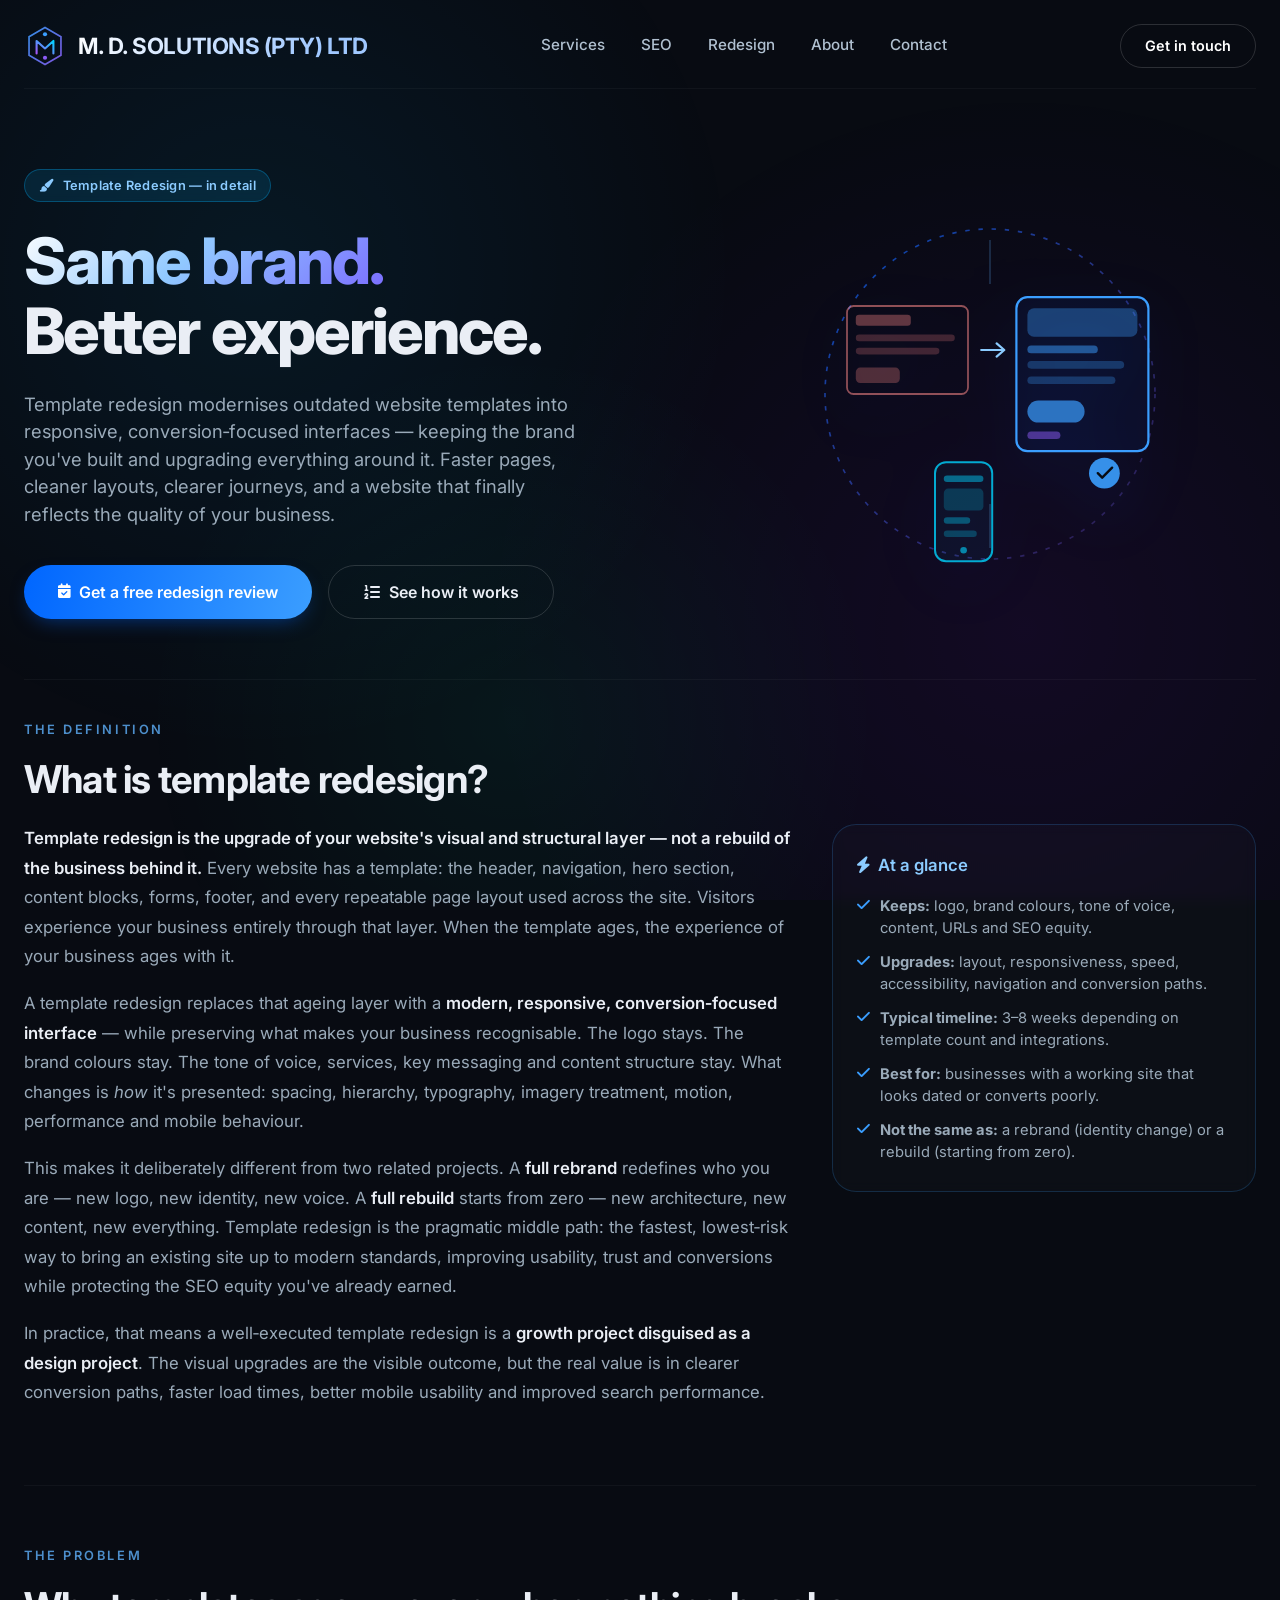
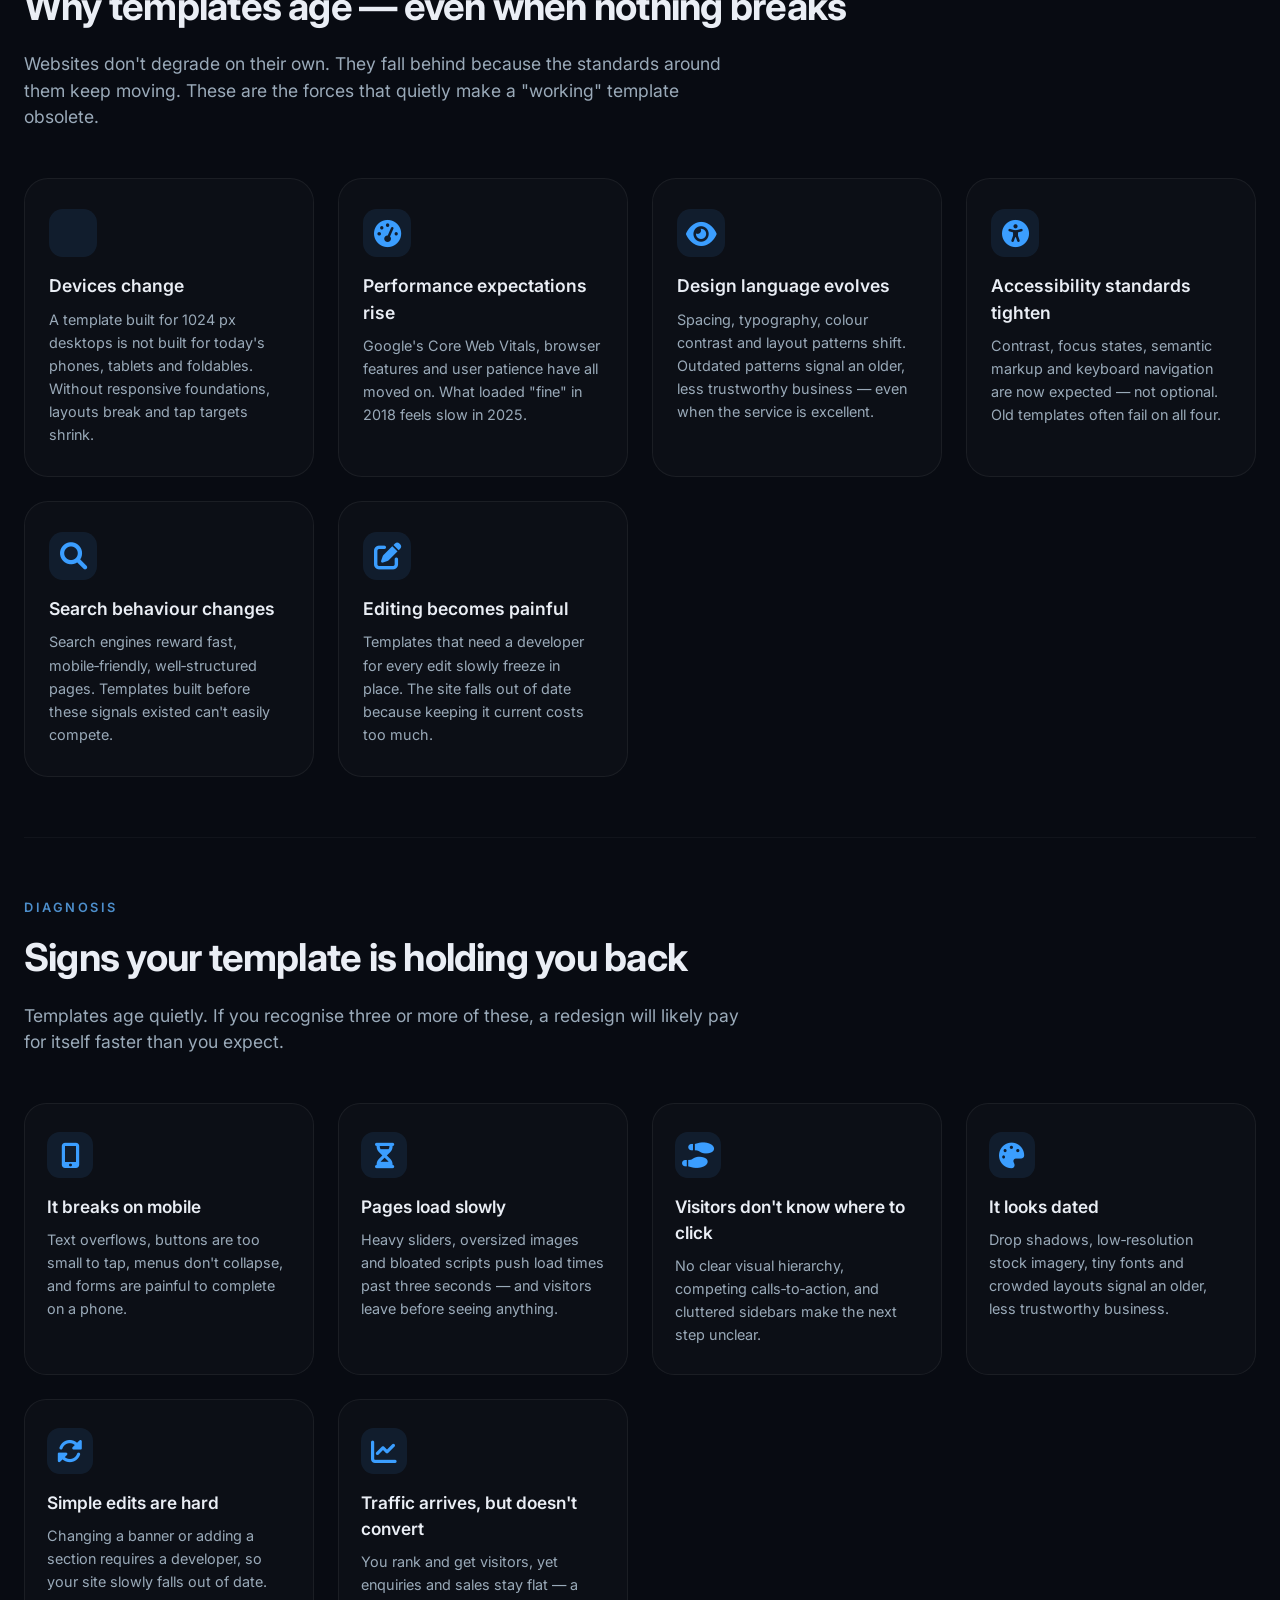
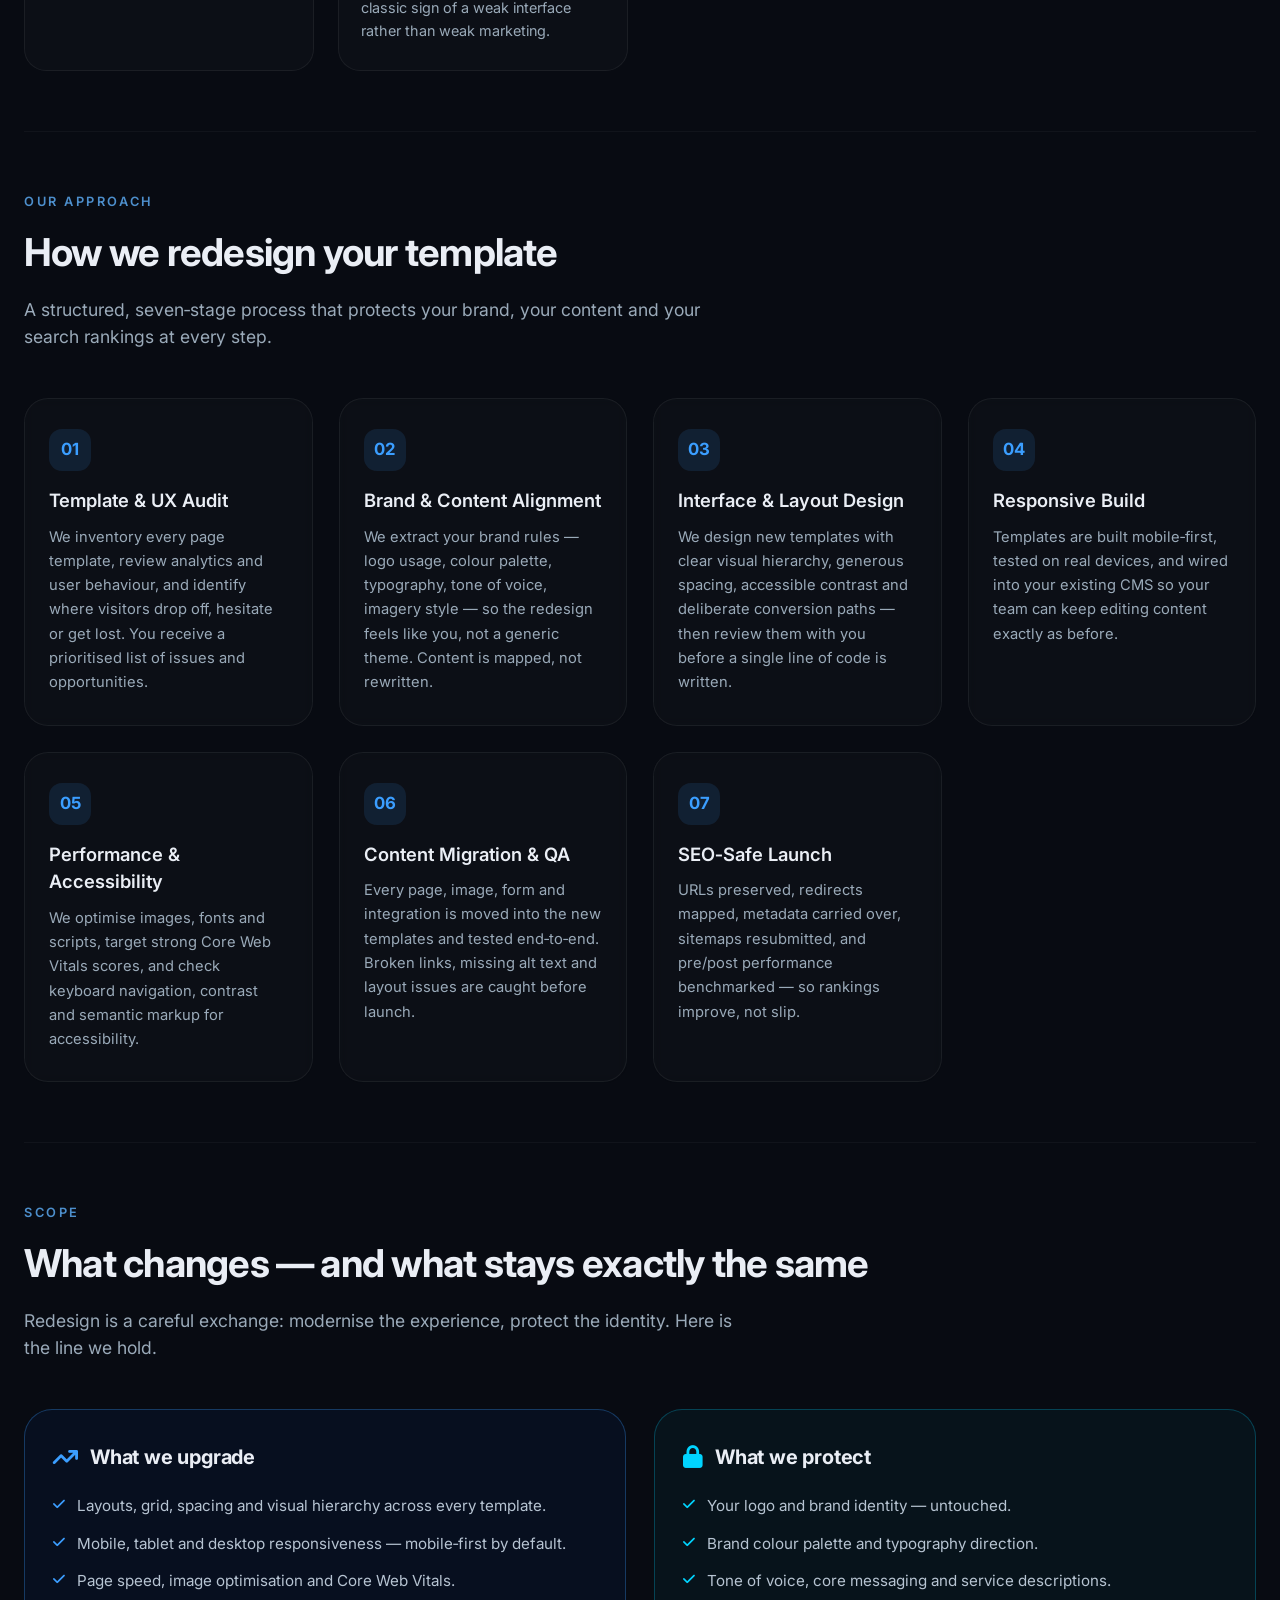
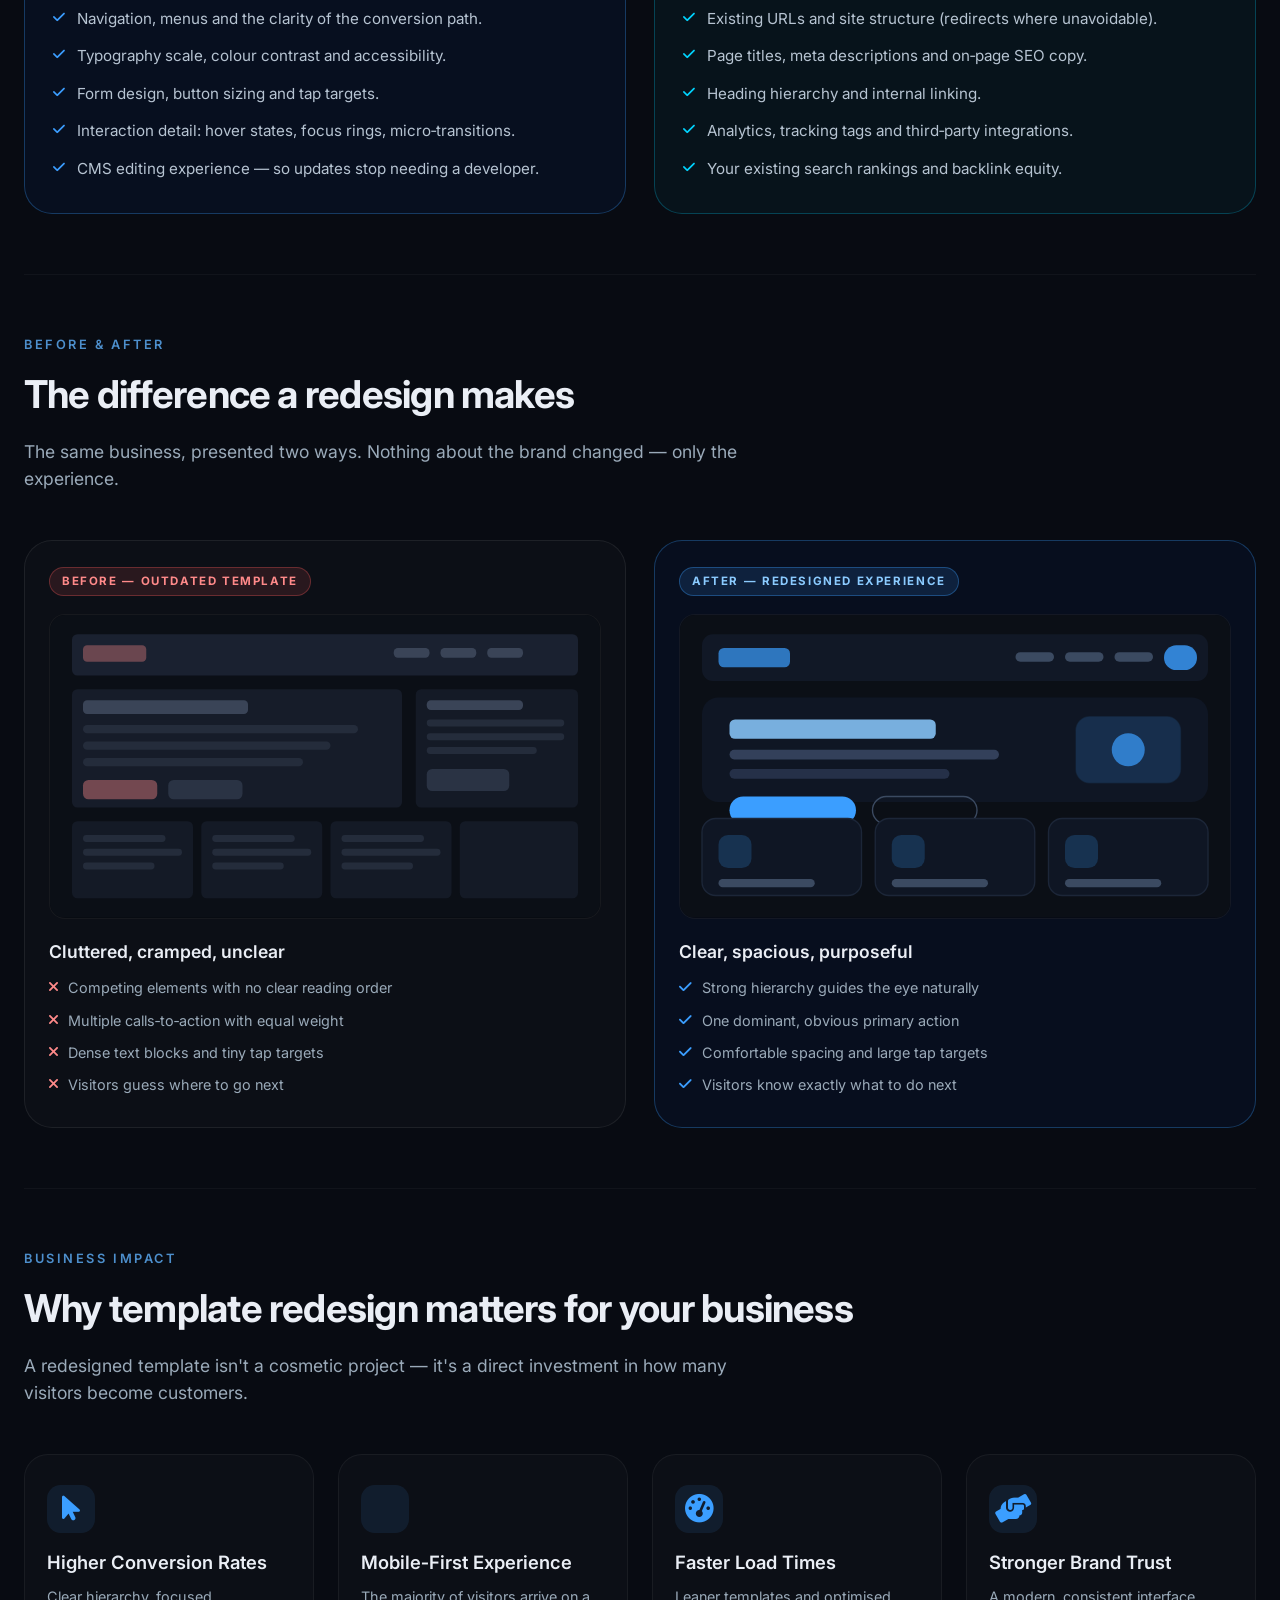
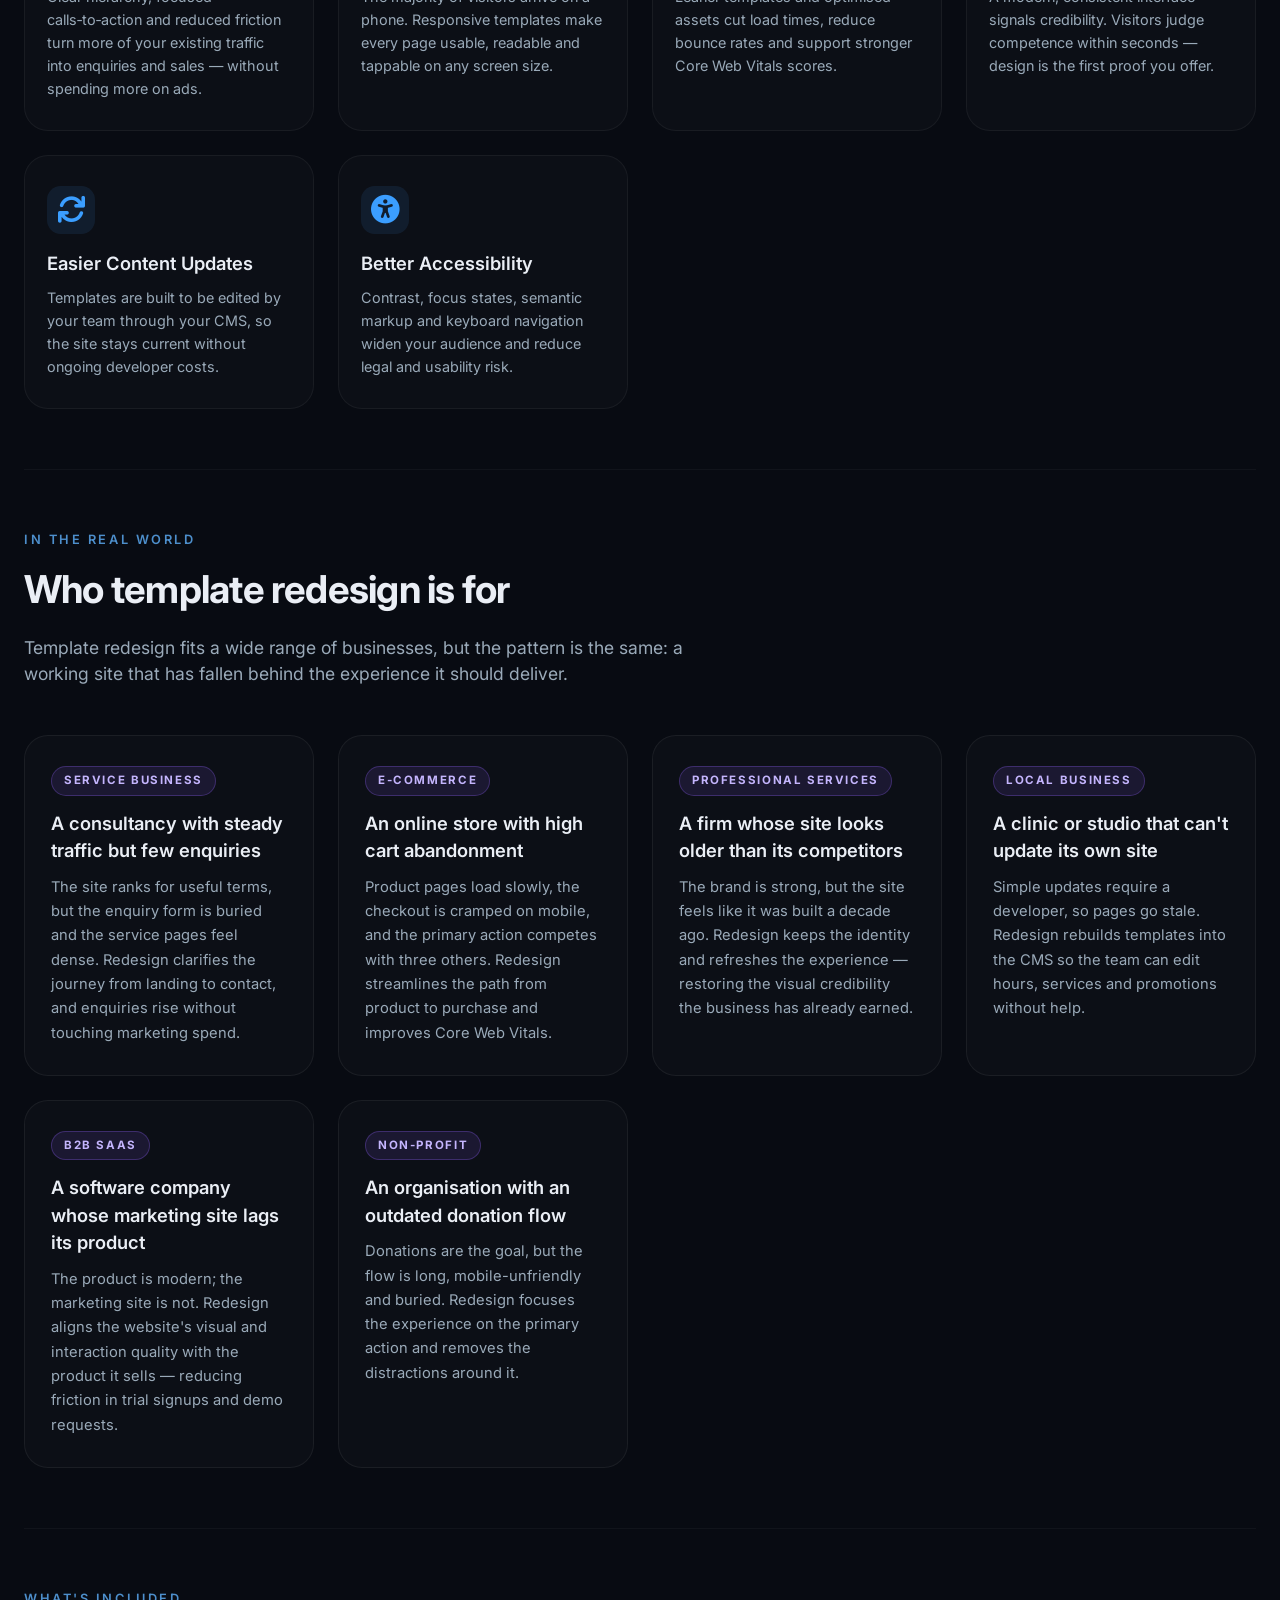
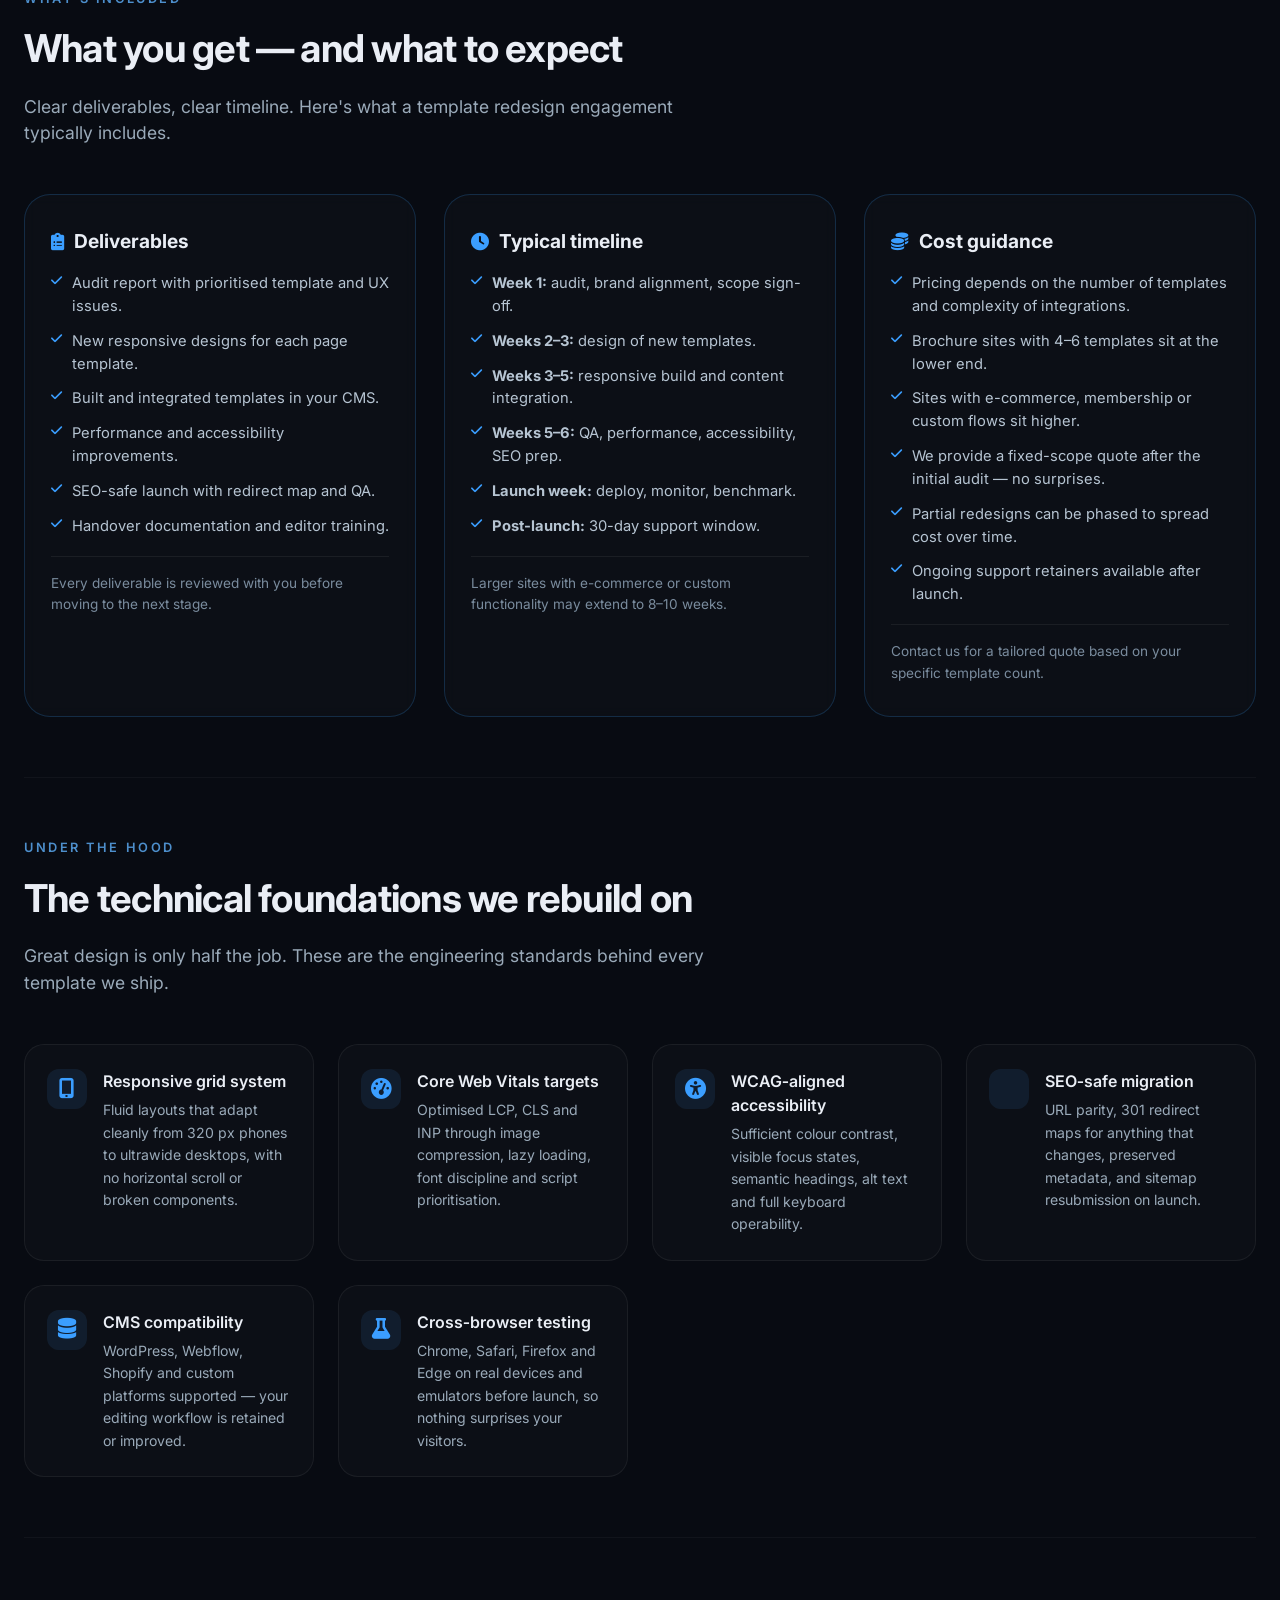
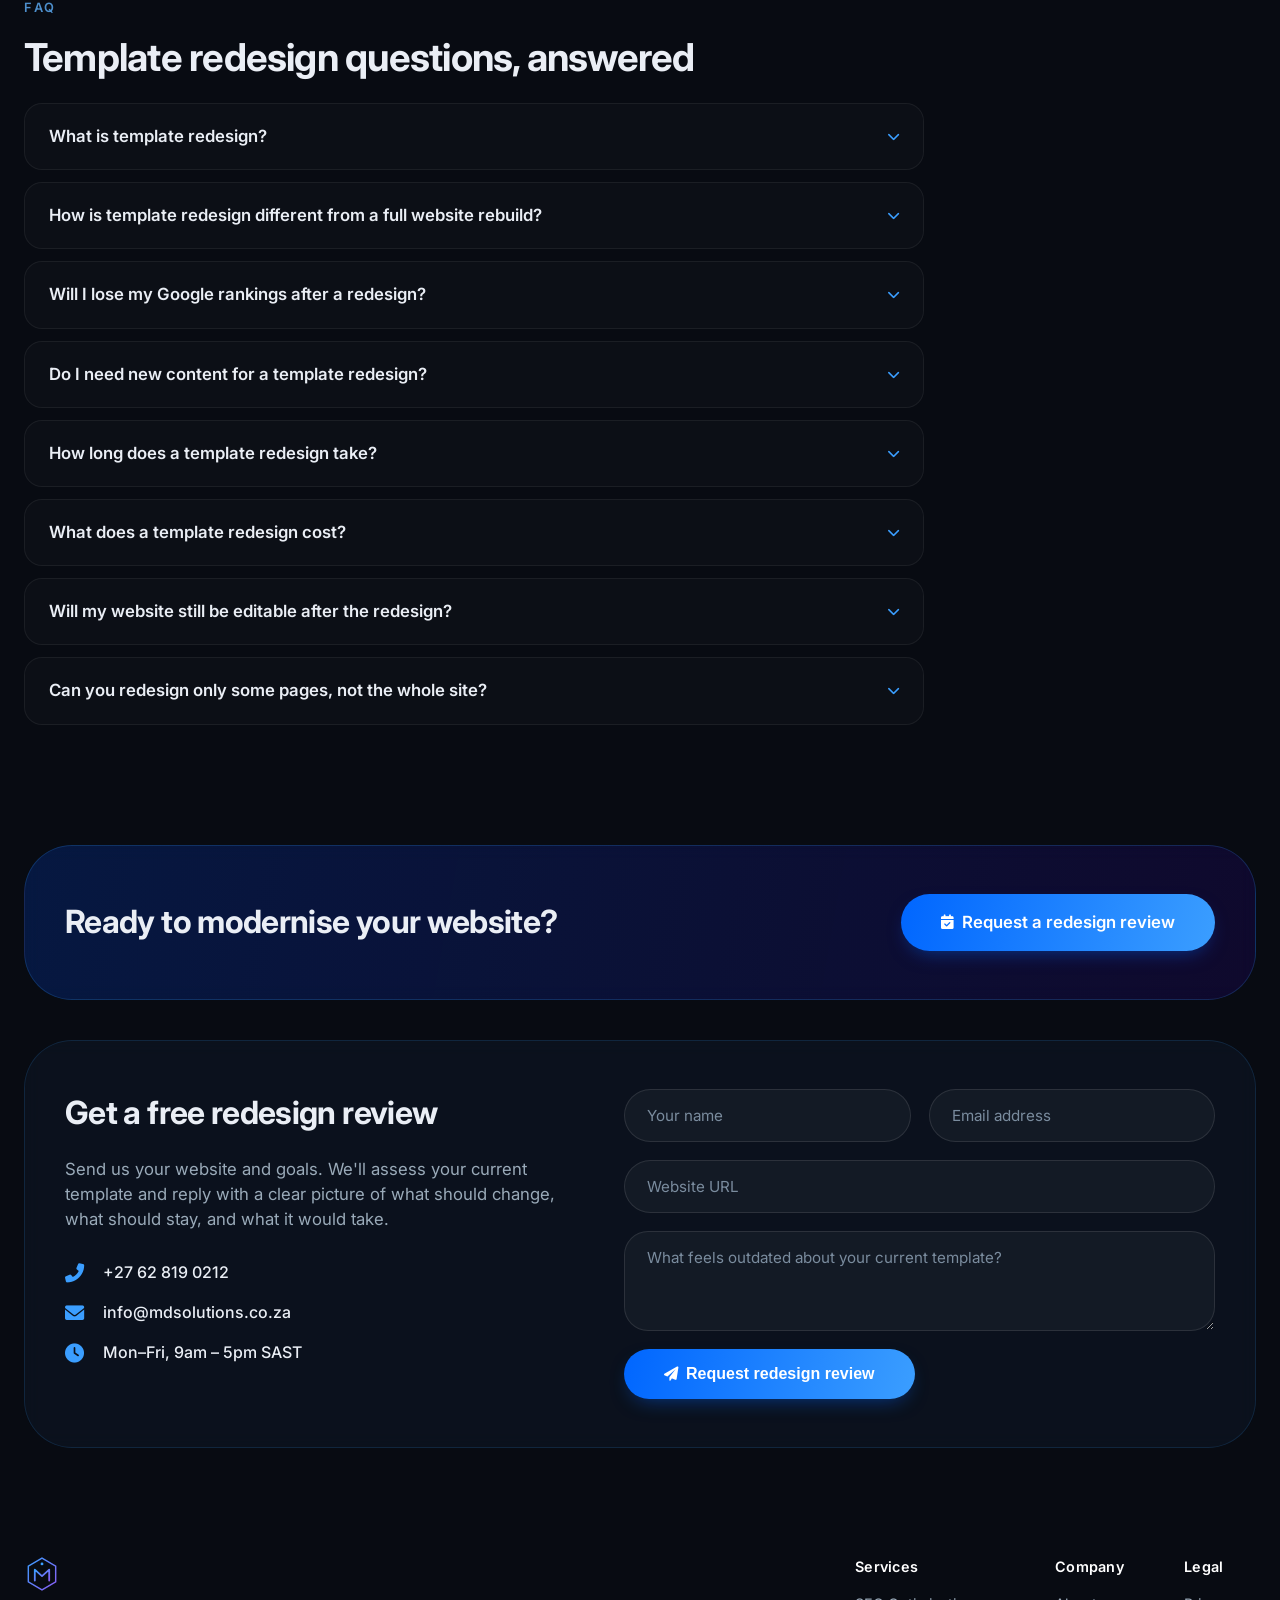
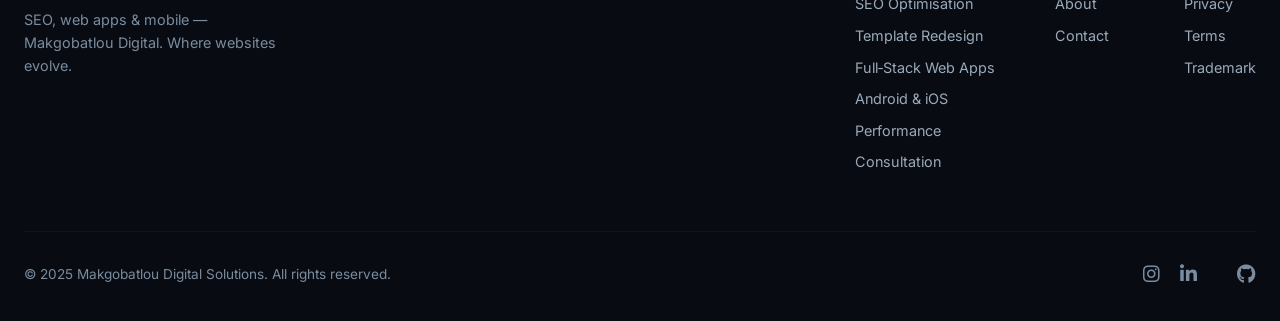
<file: fullstack-webapp.html>
<!DOCTYPE html>
<html lang="en">
<head>
  <meta charset="UTF-8">
  <meta name="viewport" content="width=device-width, initial-scale=1.0">

  <!-- ===== PRIMARY SEO ===== -->
  <title>M. D> SOLUTIONS | Template Redesign — Modernise Your Website Without Losing Your Brand</title>
  <meta name="description" content="Template redesign explained in detail: how we modernise outdated website templates into responsive, conversion-focused interfaces while preserving your brand, content and SEO rankings. Free redesign review.">
  <meta name="keywords" content="template redesign, website template redesign, modernise website template, responsive redesign, website refresh, conversion-focused design, website modernisation South Africa">
  <meta name="author" content="Makgobatlou Digital Solutions">
  <meta name="robots" content="index, follow, max-image-preview:large, max-snippet:-1, max-video-preview:-1">
  <link rel="canonical" href="https://mdsolutions.co.za/template-redesign.html">
  <meta name="theme-color" content="#080B12">

  <!-- ===== OPEN GRAPH ===== -->
  <meta property="og:type" content="article">
  <meta property="og:site_name" content="Makgobatlou Digital Solutions">
  <meta property="og:title" content="Template Redesign — Modernise Your Website Without Losing Your Brand">
  <meta property="og:description" content="A detailed guide to template redesign: how outdated templates become responsive, conversion-focused interfaces — brand intact, rankings protected.">
  <meta property="og:url" content="https://mdsolutions.co.za/template-redesign.html">
  <meta property="og:image" content="https://mdsolutions.co.za/assets/og-template-redesign.jpg">
  <meta property="og:image:width" content="1200">
  <meta property="og:image:height" content="630">
  <meta property="og:image:alt" content="Template redesign services — modernise your website while keeping your brand">
  <meta property="og:locale" content="en_ZA">

  <!-- ===== TWITTER CARD ===== -->
  <meta name="twitter:card" content="summary_large_image">
  <meta name="twitter:title" content="Template Redesign — Modernise Your Website Without Losing Your Brand">
  <meta name="twitter:description" content="How outdated website templates become responsive, conversion-focused interfaces — brand intact, SEO protected.">
  <meta name="twitter:image" content="https://mdsolutions.co.za/assets/og-template-redesign.jpg">
  <meta name="twitter:image:alt" content="Template Redesign by Makgobatlou Digital">

  <!-- ===== FONTS & ICONS ===== -->
  <link rel="preconnect" href="https://fonts.googleapis.com">
  <link rel="preconnect" href="https://fonts.gstatic.com" crossorigin>
  <link href="https://fonts.googleapis.com/css2?family=Inter:opsz,wght@14..32,400;14..32,500;14..32,600;14..32,700;14..32,800&display=swap" rel="stylesheet">
  <link rel="stylesheet" href="https://cdnjs.cloudflare.com/ajax/libs/font-awesome/6.0.0-beta3/css/all.min.css">
   <link rel="stylesheet" href="style.css">
   <!-- ===== STRUCTURED DATA ===== -->
  <script type="application/ld+json">
  {
    "@context": "https://schema.org",
    "@graph": [
      {
        "@type": "Organization",
        "@id": "https://mdsolutions.co.za/#organization",
        "name": "Makgobatlou Digital Solutions",
        "url": "https://mdsolutions.co.za/",
        "logo": "https://mdsolutions.co.za/assets/logo.png",
        "email": "info@mdsolutions.co.za",
        "telephone": "+27-62-819-0212"
      },
      {
        "@type": "WebSite",
        "@id": "https://mdsolutions.co.za/#website",
        "url": "https://mdsolutions.co.za/",
        "name": "Makgobatlou Digital Solutions",
        "publisher": { "@id": "https://mdsolutions.co.za/#organization" },
        "inLanguage": "en-ZA"
      },
      {
        "@type": "WebPage",
        "@id": "https://mdsolutions.co.za/template-redesign.html#webpage",
        "url": "https://mdsolutions.co.za/template-redesign.html",
        "name": "Template Redesign — Modernise Your Website Without Losing Your Brand",
        "description": "A detailed guide to template redesign: how outdated templates become responsive, conversion-focused interfaces while preserving brand, content and SEO.",
        "isPartOf": { "@id": "https://mdsolutions.co.za/#website" },
        "inLanguage": "en-ZA"
      },
      {
        "@type": "BreadcrumbList",
        "@id": "https://mdsolutions.co.za/template-redesign.html#breadcrumb",
        "itemListElement": [
          { "@type": "ListItem", "position": 1, "name": "Home", "item": "https://mdsolutions.co.za/" },
          { "@type": "ListItem", "position": 2, "name": "Template Redesign", "item": "https://mdsolutions.co.za/template-redesign.html" }
        ]
      },
      {
        "@type": "Service",
        "@id": "https://mdsolutions.co.za/template-redesign.html#service",
        "name": "Template Redesign",
        "serviceType": "Website Template Redesign",
        "provider": { "@id": "https://mdsolutions.co.za/#organization" },
        "url": "https://mdsolutions.co.za/template-redesign.html",
        "description": "We modernise outdated website templates into responsive, conversion-focused interfaces — preserving brand identity while upgrading design, performance, accessibility and SEO.",
        "areaServed": "ZA",
        "hasOfferCatalog": {
          "@type": "OfferCatalog",
          "name": "Template Redesign Deliverables",
          "itemListElement": [
            { "@type": "Offer", "itemOffered": { "@type": "Service", "name": "Template & UX Audit" } },
            { "@type": "Offer", "itemOffered": { "@type": "Service", "name": "Brand-Aligned UI Design" } },
            { "@type": "Offer", "itemOffered": { "@type": "Service", "name": "Responsive Template Build" } },
            { "@type": "Offer", "itemOffered": { "@type": "Service", "name": "Conversion Optimisation" } },
            { "@type": "Offer", "itemOffered": { "@type": "Service", "name": "Performance & Accessibility Upgrade" } },
            { "@type": "Offer", "itemOffered": { "@type": "Service", "name": "SEO-Safe Migration & QA" } }
          ]
        }
      },
      {
        "@type": "FAQPage",
        "@id": "https://mdsolutions.co.za/template-redesign.html#faq",
        "mainEntity": [
          {
            "@type": "Question",
            "name": "What is template redesign?",
            "acceptedAnswer": { "@type": "Answer", "text": "Template redesign is the process of modernising an existing website's template — its layout, styling and interface — into a responsive, conversion-focused experience while keeping the same brand identity, content and URL structure. Unlike a full rebuild, it preserves what works and upgrades only the parts holding the site back." }
          },
          {
            "@type": "Question",
            "name": "How is template redesign different from a full website rebuild?",
            "acceptedAnswer": { "@type": "Answer", "text": "A rebuild starts from scratch: new architecture, new content, new everything. A template redesign keeps your existing pages, URLs, content, analytics and integrations, and replaces the visual and structural layer. It's faster, less expensive and far lower-risk for SEO." }
          },
          {
            "@type": "Question",
            "name": "Will I lose my Google rankings after a redesign?",
            "acceptedAnswer": { "@type": "Answer", "text": "A correctly executed redesign protects rankings. We preserve URL structures, keep metadata and content, map 301 redirects for any changed URLs, retain heading hierarchy, and benchmark Core Web Vitals before and after launch. Most clients see rankings hold or improve because speed and engagement improve." }
          },
          {
            "@type": "Question",
            "name": "Do I need new content for a template redesign?",
            "acceptedAnswer": { "@type": "Answer", "text": "No. Your existing content is preserved and re-laid out. We may suggest small editorial refinements for clarity or length, but a redesign is not a content rewrite. If you want new copy, that can be added as a separate scope." }
          },
          {
            "@type": "Question",
            "name": "How long does a template redesign take?",
            "acceptedAnswer": { "@type": "Answer", "text": "Most projects take 3 to 8 weeks. A small brochure-style site with 4-6 templates can be completed in 3-4 weeks; larger business sites with e-commerce or custom functionality take 6-10 weeks. We confirm the schedule before work starts." }
          },
          {
            "@type": "Question",
            "name": "What does a template redesign cost?",
            "acceptedAnswer": { "@type": "Answer", "text": "Cost depends on the number of page templates, whether a CMS migration is needed and the complexity of integrations. Project pricing starts at entry level for brochure sites and scales for larger platforms. We provide a fixed-scope quote after the initial audit." }
          },
          {
            "@type": "Question",
            "name": "Will my website still be editable after the redesign?",
            "acceptedAnswer": { "@type": "Answer", "text": "Yes. We build the new templates into your existing CMS — WordPress, Webflow, Shopify or custom — so your team can update content, images and pages without developer help." }
          },
          {
            "@type": "Question",
            "name": "Can you redesign only some pages, not the whole site?",
            "acceptedAnswer": { "@type": "Answer", "text": "Yes. Partial redesigns are common — for example upgrading the homepage, key service pages and checkout flow first, then rolling out remaining templates in later phases. We sequence the work by impact." }
          }
        ]
      }
    ]
  }
  </script>

 
</head>
<body>
  <div class="bg-glow" aria-hidden="true"></div>

  <!-- ===== HEADER ===== -->
  <header>
    <div class="container">
      <nav class="navbar" aria-label="Primary navigation">
        <a href="index.html" class="logo" aria-label="Makgobatlou Digital Solutions home">
          <div class="logo-mark">
            <svg width="42" height="42" viewBox="0 0 100 100" fill="none" xmlns="http://www.w3.org/2000/svg" role="img" aria-label="Makgobatlou Digital logo">
              <defs>
                <linearGradient id="logoGrad" x1="0%" y1="0%" x2="100%" y2="100%">
                  <stop offset="0%" stop-color="#3B9EFF" />
                  <stop offset="100%" stop-color="#8B5CF6" />
                </linearGradient>
                <linearGradient id="logoGrad2" x1="100%" y1="0%" x2="0%" y2="100%">
                  <stop offset="0%" stop-color="#00D4FF" />
                  <stop offset="100%" stop-color="#A855F7" />
                </linearGradient>
              </defs>
              <path d="M50 6 L88 28 L88 72 L50 94 L12 72 L12 28 Z" stroke="url(#logoGrad)" stroke-width="4" fill="none" opacity="0.9"/>
              <path d="M30 68 L30 38 L50 56 L70 38 L70 68" stroke="url(#logoGrad2)" stroke-width="5" stroke-linecap="round" stroke-linejoin="round" fill="none"/>
              <circle cx="50" cy="22" r="5" fill="#3B9EFF" />
              <circle cx="50" cy="78" r="5" fill="#8B5CF6" />
            </svg>
          </div>
          <div class="logo-text">
            M. D. SOLUTIONS (PTY) LTD
          </div>
        </a>
        <div class="nav-links">
          <a href="index.html#services">Services</a>
          <a href="seo-optimisation.html">SEO</a>
          <a href="template-redesign.html">Redesign</a>
          <a href="index.html#about">About</a>
          <a href="index.html#contact">Contact</a>
        </div>
        <a href="index.html#contact" class="btn-outline">Get in touch</a>
      </nav>
    </div>
  </header>

  <main>
    <!-- ===== HERO ===== -->
    <div class="container">
      <section class="rd-hero" aria-labelledby="rd-hero-title">
        <div class="rd-hero-content">
          <div class="rd-hero-badge">
            <i class="fas fa-paint-brush" aria-hidden="true" style="margin-right: 6px;"></i> Template Redesign — in detail
          </div>
          <h1 class="rd-hero-title" id="rd-hero-title">
            <span class="gradient-text">Same brand.</span><br>
            Better experience.
          </h1>
          <p class="rd-hero-desc">
            Template redesign modernises outdated website templates into responsive, conversion‑focused interfaces — keeping the brand you've built and upgrading everything around it. Faster pages, cleaner layouts, clearer journeys, and a website that finally reflects the quality of your business.
          </p>
          <div class="hero-buttons">
            <a href="#consult" class="btn-primary"><i class="fas fa-calendar-check" aria-hidden="true"></i> Get a free redesign review</a>
            <a href="#process" class="btn-secondary"><i class="fas fa-list-ol" aria-hidden="true"></i> See how it works</a>
          </div>
        </div>
        <div class="rd-hero-visual">
          <svg class="rd-hero-svg" viewBox="0 0 400 400" fill="none" xmlns="http://www.w3.org/2000/svg" role="img" aria-label="Illustration of an outdated layout transforming into a modern responsive interface">
            <defs>
              <linearGradient id="rdGrad1" x1="0" y1="0" x2="1" y2="1">
                <stop offset="0%" stop-color="#0066FF" stop-opacity="0.7"/>
                <stop offset="100%" stop-color="#8B5CF6" stop-opacity="0.2"/>
              </linearGradient>
              <linearGradient id="rdGrad2" x1="1" y1="0" x2="0" y2="1">
                <stop offset="0%" stop-color="#00D4FF" stop-opacity="0.5"/>
                <stop offset="100%" stop-color="#A855F7" stop-opacity="0.1"/>
              </linearGradient>
            </defs>
            <circle cx="200" cy="200" r="150" stroke="url(#rdGrad1)" stroke-width="1.5" fill="none" stroke-dasharray="4 8"/>
            <!-- old wireframe -->
            <rect x="70" y="120" width="110" height="80" rx="6" stroke="#FF8A8A" stroke-width="1.6" opacity="0.55" fill="none"/>
            <rect x="78" y="128" width="50" height="10" rx="3" fill="#FF8A8A" opacity="0.35"/>
            <rect x="78" y="146" width="90" height="6" rx="3" fill="#FF8A8A" opacity="0.22"/>
            <rect x="78" y="158" width="76" height="6" rx="3" fill="#FF8A8A" opacity="0.22"/>
            <rect x="78" y="176" width="40" height="14" rx="4" fill="#FF8A8A" opacity="0.28"/>
            <!-- arrow -->
            <path d="M192 160 L212 160" stroke="#8BCBFF" stroke-width="2" stroke-linecap="round"/>
            <path d="M206 154 L213 160 L206 166" stroke="#8BCBFF" stroke-width="2" stroke-linecap="round" stroke-linejoin="round" fill="none"/>
            <!-- new layout -->
            <rect x="224" y="112" width="120" height="140" rx="10" stroke="#3B9EFF" stroke-width="2" fill="rgba(0,90,255,0.06)"/>
            <rect x="234" y="122" width="100" height="26" rx="6" fill="#3B9EFF" opacity="0.35"/>
            <rect x="234" y="156" width="64" height="7" rx="3.5" fill="#3B9EFF" opacity="0.5"/>
            <rect x="234" y="170" width="88" height="7" rx="3.5" fill="#3B9EFF" opacity="0.28"/>
            <rect x="234" y="184" width="80" height="7" rx="3.5" fill="#3B9EFF" opacity="0.28"/>
            <rect x="234" y="206" width="52" height="20" rx="10" fill="#3B9EFF" opacity="0.7"/>
            <rect x="234" y="234" width="30" height="7" rx="3.5" fill="#8B5CF6" opacity="0.5"/>
            <!-- phone -->
            <rect x="150" y="262" width="52" height="90" rx="10" stroke="#00D4FF" stroke-width="1.8" fill="rgba(0,212,255,0.05)" opacity="0.8"/>
            <rect x="158" y="274" width="36" height="6" rx="3" fill="#00D4FF" opacity="0.45"/>
            <rect x="158" y="286" width="36" height="20" rx="4" fill="#00D4FF" opacity="0.2"/>
            <rect x="158" y="312" width="24" height="6" rx="3" fill="#00D4FF" opacity="0.35"/>
            <rect x="158" y="324" width="30" height="6" rx="3" fill="#00D4FF" opacity="0.25"/>
            <circle cx="176" cy="342" r="3" fill="#00D4FF" opacity="0.6"/>
            <!-- accent -->
            <circle cx="304" cy="272" r="14" fill="#3B9EFF" opacity="0.9"/>
            <path d="M298 272 L302 276 L311 267" stroke="#080B12" stroke-width="2.2" stroke-linecap="round" stroke-linejoin="round" fill="none"/>
            <path d="M200 60 L200 100 M200 300 L200 340" stroke="#4D8FCC" stroke-width="1.5" opacity="0.3"/>
          </svg>
        </div>
      </section>
    </div>

    <!-- ===== WHAT IS TEMPLATE REDESIGN ===== -->
    <div class="container">
      <section class="intro-section" aria-labelledby="intro-title">
        <div class="section-label">the definition</div>
        <h2 class="section-title" id="intro-title">What is template redesign?</h2>
        <div class="intro-grid">
          <div class="intro-text">
            <p>
              <strong>Template redesign is the upgrade of your website's visual and structural layer — not a rebuild of the business behind it.</strong>
              Every website has a template: the header, navigation, hero section, content blocks, forms, footer, and every repeatable page layout used across the site. Visitors experience your business entirely through that layer. When the template ages, the experience of your business ages with it.
            </p>
            <p>
              A template redesign replaces that ageing layer with a <strong>modern, responsive, conversion‑focused interface</strong> — while preserving what makes your business recognisable. The logo stays. The brand colours stay. The tone of voice, services, key messaging and content structure stay. What changes is <em>how</em> it's presented: spacing, hierarchy, typography, imagery treatment, motion, performance and mobile behaviour.
            </p>
            <p>
              This makes it deliberately different from two related projects. A <strong>full rebrand</strong> redefines who you are — new logo, new identity, new voice. A <strong>full rebuild</strong> starts from zero — new architecture, new content, new everything. Template redesign is the pragmatic middle path: the fastest, lowest‑risk way to bring an existing site up to modern standards, improving usability, trust and conversions while protecting the SEO equity you've already earned.
            </p>
            <p>
              In practice, that means a well‑executed template redesign is a <strong>growth project disguised as a design project</strong>. The visual upgrades are the visible outcome, but the real value is in clearer conversion paths, faster load times, better mobile usability and improved search performance.
            </p>
          </div>
          <aside class="intro-aside" aria-label="At a glance">
            <h3><i class="fas fa-bolt" aria-hidden="true" style="margin-right:8px;"></i>At a glance</h3>
            <ul>
              <li><i class="fas fa-check" aria-hidden="true"></i><span><strong>Keeps:</strong> logo, brand colours, tone of voice, content, URLs and SEO equity.</span></li>
              <li><i class="fas fa-check" aria-hidden="true"></i><span><strong>Upgrades:</strong> layout, responsiveness, speed, accessibility, navigation and conversion paths.</span></li>
              <li><i class="fas fa-check" aria-hidden="true"></i><span><strong>Typical timeline:</strong> 3–8 weeks depending on template count and integrations.</span></li>
              <li><i class="fas fa-check" aria-hidden="true"></i><span><strong>Best for:</strong> businesses with a working site that looks dated or converts poorly.</span></li>
              <li><i class="fas fa-check" aria-hidden="true"></i><span><strong>Not the same as:</strong> a rebrand (identity change) or a rebuild (starting from zero).</span></li>
            </ul>
          </aside>
        </div>
      </section>
    </div>

    <!-- ===== WHY TEMPLATES AGE ===== -->
    <div class="container">
      <section class="age-section" aria-labelledby="age-title">
        <div class="section-label">the problem</div>
        <h2 class="section-title" id="age-title">Why templates age — even when nothing breaks</h2>
        <p class="section-subtitle">
          Websites don't degrade on their own. They fall behind because the standards around them keep moving. These are the forces that quietly make a "working" template obsolete.
        </p>
        <div class="age-grid">
          <article class="age-card">
            <div class="age-icon"><i class="fas fa-mobile-screen" aria-hidden="true"></i></div>
            <h3>Devices change</h3>
            <p>A template built for 1024 px desktops is not built for today's phones, tablets and foldables. Without responsive foundations, layouts break and tap targets shrink.</p>
          </article>
          <article class="age-card">
            <div class="age-icon"><i class="fas fa-gauge-high" aria-hidden="true"></i></div>
            <h3>Performance expectations rise</h3>
            <p>Google's Core Web Vitals, browser features and user patience have all moved on. What loaded "fine" in 2018 feels slow in 2025.</p>
          </article>
          <article class="age-card">
            <div class="age-icon"><i class="fas fa-eye" aria-hidden="true"></i></div>
            <h3>Design language evolves</h3>
            <p>Spacing, typography, colour contrast and layout patterns shift. Outdated patterns signal an older, less trustworthy business — even when the service is excellent.</p>
          </article>
          <article class="age-card">
            <div class="age-icon"><i class="fas fa-universal-access" aria-hidden="true"></i></div>
            <h3>Accessibility standards tighten</h3>
            <p>Contrast, focus states, semantic markup and keyboard navigation are now expected — not optional. Old templates often fail on all four.</p>
          </article>
          <article class="age-card">
            <div class="age-icon"><i class="fas fa-magnifying-glass" aria-hidden="true"></i></div>
            <h3>Search behaviour changes</h3>
            <p>Search engines reward fast, mobile‑friendly, well‑structured pages. Templates built before these signals existed can't easily compete.</p>
          </article>
          <article class="age-card">
            <div class="age-icon"><i class="fas fa-pen-to-square" aria-hidden="true"></i></div>
            <h3>Editing becomes painful</h3>
            <p>Templates that need a developer for every edit slowly freeze in place. The site falls out of date because keeping it current costs too much.</p>
          </article>
        </div>
      </section>
    </div>

    <!-- ===== SIGNS ===== -->
    <div class="container">
      <section class="signs-section" aria-labelledby="signs-title">
        <div class="section-label">diagnosis</div>
        <h2 class="section-title" id="signs-title">Signs your template is holding you back</h2>
        <p class="section-subtitle">
          Templates age quietly. If you recognise three or more of these, a redesign will likely pay for itself faster than you expect.
        </p>
        <div class="signs-grid">
          <article class="sign-card">
            <div class="sign-icon"><i class="fas fa-mobile-alt" aria-hidden="true"></i></div>
            <h3>It breaks on mobile</h3>
            <p>Text overflows, buttons are too small to tap, menus don't collapse, and forms are painful to complete on a phone.</p>
          </article>
          <article class="sign-card">
            <div class="sign-icon"><i class="fas fa-hourglass-half" aria-hidden="true"></i></div>
            <h3>Pages load slowly</h3>
            <p>Heavy sliders, oversized images and bloated scripts push load times past three seconds — and visitors leave before seeing anything.</p>
          </article>
          <article class="sign-card">
            <div class="sign-icon"><i class="fas fa-shoe-prints" aria-hidden="true"></i></div>
            <h3>Visitors don't know where to click</h3>
            <p>No clear visual hierarchy, competing calls‑to‑action, and cluttered sidebars make the next step unclear.</p>
          </article>
          <article class="sign-card">
            <div class="sign-icon"><i class="fas fa-palette" aria-hidden="true"></i></div>
            <h3>It looks dated</h3>
            <p>Drop shadows, low‑resolution stock imagery, tiny fonts and crowded layouts signal an older, less trustworthy business.</p>
          </article>
          <article class="sign-card">
            <div class="sign-icon"><i class="fas fa-sync-alt" aria-hidden="true"></i></div>
            <h3>Simple edits are hard</h3>
            <p>Changing a banner or adding a section requires a developer, so your site slowly falls out of date.</p>
          </article>
          <article class="sign-card">
            <div class="sign-icon"><i class="fas fa-chart-line" aria-hidden="true"></i></div>
            <h3>Traffic arrives, but doesn't convert</h3>
            <p>You rank and get visitors, yet enquiries and sales stay flat — a classic sign of a weak interface rather than weak marketing.</p>
          </article>
        </div>
      </section>
    </div>

    <!-- ===== PROCESS ===== -->
    <div class="container" id="process">
      <section class="process-section" aria-labelledby="process-title">
        <div class="section-label">our approach</div>
        <h2 class="section-title" id="process-title">How we redesign your template</h2>
        <p class="section-subtitle">
          A structured, seven‑stage process that protects your brand, your content and your search rankings at every step.
        </p>
        <div class="process-grid">
          <article class="process-card">
            <div class="process-number" aria-hidden="true">01</div>
            <h3>Template &amp; UX Audit</h3>
            <p>We inventory every page template, review analytics and user behaviour, and identify where visitors drop off, hesitate or get lost. You receive a prioritised list of issues and opportunities.</p>
          </article>
          <article class="process-card">
            <div class="process-number" aria-hidden="true">02</div>
            <h3>Brand &amp; Content Alignment</h3>
            <p>We extract your brand rules — logo usage, colour palette, typography, tone of voice, imagery style — so the redesign feels like you, not a generic theme. Content is mapped, not rewritten.</p>
          </article>
          <article class="process-card">
            <div class="process-number" aria-hidden="true">03</div>
            <h3>Interface &amp; Layout Design</h3>
            <p>We design new templates with clear visual hierarchy, generous spacing, accessible contrast and deliberate conversion paths — then review them with you before a single line of code is written.</p>
          </article>
          <article class="process-card">
            <div class="process-number" aria-hidden="true">04</div>
            <h3>Responsive Build</h3>
            <p>Templates are built mobile‑first, tested on real devices, and wired into your existing CMS so your team can keep editing content exactly as before.</p>
          </article>
          <article class="process-card">
            <div class="process-number" aria-hidden="true">05</div>
            <h3>Performance &amp; Accessibility</h3>
            <p>We optimise images, fonts and scripts, target strong Core Web Vitals scores, and check keyboard navigation, contrast and semantic markup for accessibility.</p>
          </article>
          <article class="process-card">
            <div class="process-number" aria-hidden="true">06</div>
            <h3>Content Migration &amp; QA</h3>
            <p>Every page, image, form and integration is moved into the new templates and tested end‑to‑end. Broken links, missing alt text and layout issues are caught before launch.</p>
          </article>
          <article class="process-card">
            <div class="process-number" aria-hidden="true">07</div>
            <h3>SEO‑Safe Launch</h3>
            <p>URLs preserved, redirects mapped, metadata carried over, sitemaps resubmitted, and pre/post performance benchmarked — so rankings improve, not slip.</p>
          </article>
        </div>
      </section>
    </div>

    <!-- ===== SCOPE: CHANGES VS STAYS ===== -->
    <div class="container">
      <section class="compare-section" aria-labelledby="compare-title">
        <div class="section-label">scope</div>
        <h2 class="section-title" id="compare-title">What changes — and what stays exactly the same</h2>
        <p class="section-subtitle">
          Redesign is a careful exchange: modernise the experience, protect the identity. Here is the line we hold.
        </p>
        <div class="compare-grid">
          <article class="compare-card upgrade">
            <div class="compare-head">
              <i class="fas fa-arrow-trend-up" aria-hidden="true"></i>
              <h3>What we upgrade</h3>
            </div>
            <ul class="compare-list">
              <li><i class="fas fa-check" aria-hidden="true"></i><span>Layouts, grid, spacing and visual hierarchy across every template.</span></li>
              <li><i class="fas fa-check" aria-hidden="true"></i><span>Mobile, tablet and desktop responsiveness — mobile‑first by default.</span></li>
              <li><i class="fas fa-check" aria-hidden="true"></i><span>Page speed, image optimisation and Core Web Vitals.</span></li>
              <li><i class="fas fa-check" aria-hidden="true"></i><span>Navigation, menus and the clarity of the conversion path.</span></li>
              <li><i class="fas fa-check" aria-hidden="true"></i><span>Typography scale, colour contrast and accessibility.</span></li>
              <li><i class="fas fa-check" aria-hidden="true"></i><span>Form design, button sizing and tap targets.</span></li>
              <li><i class="fas fa-check" aria-hidden="true"></i><span>Interaction detail: hover states, focus rings, micro‑transitions.</span></li>
              <li><i class="fas fa-check" aria-hidden="true"></i><span>CMS editing experience — so updates stop needing a developer.</span></li>
            </ul>
          </article>
          <article class="compare-card keep">
            <div class="compare-head">
              <i class="fas fa-lock" aria-hidden="true"></i>
              <h3>What we protect</h3>
            </div>
            <ul class="compare-list">
              <li><i class="fas fa-check" aria-hidden="true"></i><span>Your logo and brand identity — untouched.</span></li>
              <li><i class="fas fa-check" aria-hidden="true"></i><span>Brand colour palette and typography direction.</span></li>
              <li><i class="fas fa-check" aria-hidden="true"></i><span>Tone of voice, core messaging and service descriptions.</span></li>
              <li><i class="fas fa-check" aria-hidden="true"></i><span>Existing URLs and site structure (redirects where unavoidable).</span></li>
              <li><i class="fas fa-check" aria-hidden="true"></i><span>Page titles, meta descriptions and on‑page SEO copy.</span></li>
              <li><i class="fas fa-check" aria-hidden="true"></i><span>Heading hierarchy and internal linking.</span></li>
              <li><i class="fas fa-check" aria-hidden="true"></i><span>Analytics, tracking tags and third‑party integrations.</span></li>
              <li><i class="fas fa-check" aria-hidden="true"></i><span>Your existing search rankings and backlink equity.</span></li>
            </ul>
          </article>
        </div>
      </section>
    </div>

    <!-- ===== BEFORE / AFTER ===== -->
    <div class="container">
      <section class="ba-section" aria-labelledby="ba-title">
        <div class="section-label">before &amp; after</div>
        <h2 class="section-title" id="ba-title">The difference a redesign makes</h2>
        <p class="section-subtitle">
          The same business, presented two ways. Nothing about the brand changed — only the experience.
        </p>
        <div class="ba-grid">
          <article class="ba-card before">
            <span class="ba-tag">Before — outdated template</span>
            <div class="ba-visual">
              <svg viewBox="0 0 400 220" fill="none" xmlns="http://www.w3.org/2000/svg" role="img" aria-label="Wireframe of a cluttered, outdated template">
                <rect width="400" height="220" fill="#0B0F16"/>
                <rect x="16" y="14" width="368" height="30" rx="4" fill="#1A2130"/>
                <rect x="24" y="22" width="46" height="12" rx="3" fill="#FF8A8A" opacity="0.35"/>
                <rect x="250" y="24" width="26" height="7" rx="3" fill="#3A4457"/>
                <rect x="284" y="24" width="26" height="7" rx="3" fill="#3A4457"/>
                <rect x="318" y="24" width="26" height="7" rx="3" fill="#3A4457"/>
                <rect x="16" y="54" width="240" height="86" rx="4" fill="#161C29"/>
                <rect x="24" y="62" width="120" height="10" rx="3" fill="#3A4457"/>
                <rect x="24" y="80" width="200" height="6" rx="3" fill="#242C3B"/>
                <rect x="24" y="92" width="180" height="6" rx="3" fill="#242C3B"/>
                <rect x="24" y="104" width="160" height="6" rx="3" fill="#242C3B"/>
                <rect x="24" y="120" width="54" height="14" rx="4" fill="#FF8A8A" opacity="0.4"/>
                <rect x="86" y="120" width="54" height="14" rx="4" fill="#2A3344"/>
                <rect x="266" y="54" width="118" height="86" rx="4" fill="#141A26"/>
                <rect x="274" y="62" width="70" height="7" rx="3" fill="#3A4457"/>
                <rect x="274" y="76" width="100" height="5" rx="2.5" fill="#242C3B"/>
                <rect x="274" y="86" width="100" height="5" rx="2.5" fill="#242C3B"/>
                <rect x="274" y="96" width="80" height="5" rx="2.5" fill="#242C3B"/>
                <rect x="274" y="112" width="60" height="16" rx="4" fill="#2A3344"/>
                <rect x="16" y="150" width="88" height="56" rx="4" fill="#141A26"/>
                <rect x="110" y="150" width="88" height="56" rx="4" fill="#141A26"/>
                <rect x="204" y="150" width="88" height="56" rx="4" fill="#141A26"/>
                <rect x="298" y="150" width="86" height="56" rx="4" fill="#141A26"/>
                <rect x="24" y="160" width="60" height="5" rx="2.5" fill="#242C3B"/>
                <rect x="24" y="170" width="72" height="5" rx="2.5" fill="#242C3B"/>
                <rect x="24" y="180" width="52" height="5" rx="2.5" fill="#242C3B"/>
                <rect x="118" y="160" width="60" height="5" rx="2.5" fill="#242C3B"/>
                <rect x="118" y="170" width="72" height="5" rx="2.5" fill="#242C3B"/>
                <rect x="118" y="180" width="52" height="5" rx="2.5" fill="#242C3B"/>
                <rect x="212" y="160" width="60" height="5" rx="2.5" fill="#242C3B"/>
                <rect x="212" y="170" width="72" height="5" rx="2.5" fill="#242C3B"/>
                <rect x="212" y="180" width="52" height="5" rx="2.5" fill="#242C3B"/>
              </svg>
            </div>
            <h3>Cluttered, cramped, unclear</h3>
            <ul class="ba-list">
              <li><i class="fas fa-times" aria-hidden="true"></i><span>Competing elements with no clear reading order</span></li>
              <li><i class="fas fa-times" aria-hidden="true"></i><span>Multiple calls‑to‑action with equal weight</span></li>
              <li><i class="fas fa-times" aria-hidden="true"></i><span>Dense text blocks and tiny tap targets</span></li>
              <li><i class="fas fa-times" aria-hidden="true"></i><span>Visitors guess where to go next</span></li>
            </ul>
          </article>
          <article class="ba-card after">
            <span class="ba-tag">After — redesigned experience</span>
            <div class="ba-visual">
              <svg viewBox="0 0 400 220" fill="none" xmlns="http://www.w3.org/2000/svg" role="img" aria-label="Wireframe of a clean, modern, conversion-focused template">
                <rect width="400" height="220" fill="#0B0F16"/>
                <rect x="16" y="14" width="368" height="34" rx="8" fill="#111826"/>
                <rect x="28" y="24" width="52" height="14" rx="4" fill="#3B9EFF" opacity="0.7"/>
                <rect x="244" y="27" width="28" height="7" rx="3.5" fill="#3B4A61"/>
                <rect x="280" y="27" width="28" height="7" rx="3.5" fill="#3B4A61"/>
                <rect x="316" y="27" width="28" height="7" rx="3.5" fill="#3B4A61"/>
                <rect x="352" y="22" width="24" height="18" rx="9" fill="#3B9EFF" opacity="0.8"/>
                <rect x="16" y="60" width="368" height="76" rx="12" fill="#0F1624"/>
                <rect x="36" y="76" width="150" height="14" rx="4" fill="#8BCBFF" opacity="0.85"/>
                <rect x="36" y="98" width="196" height="7" rx="3.5" fill="#33405A"/>
                <rect x="36" y="112" width="160" height="7" rx="3.5" fill="#253048"/>
                <rect x="288" y="74" width="76" height="48" rx="10" fill="#3B9EFF" opacity="0.18" stroke="#3B9EFF" stroke-opacity="0.45"/>
                <circle cx="326" cy="98" r="12" fill="#3B9EFF" opacity="0.7"/>
                <rect x="36" y="132" width="92" height="20" rx="10" fill="#3B9EFF"/>
                <rect x="140" y="132" width="76" height="20" rx="10" fill="none" stroke="#3B4A61"/>
                <rect x="16" y="148" width="116" height="56" rx="10" fill="#0F1624" stroke="#1C2638"/>
                <rect x="142" y="148" width="116" height="56" rx="10" fill="#0F1624" stroke="#1C2638"/>
                <rect x="268" y="148" width="116" height="56" rx="10" fill="#0F1624" stroke="#1C2638"/>
                <rect x="28" y="160" width="24" height="24" rx="7" fill="#3B9EFF" opacity="0.2"/>
                <rect x="28" y="192" width="70" height="6" rx="3" fill="#3B4A61"/>
                <rect x="154" y="160" width="24" height="24" rx="7" fill="#3B9EFF" opacity="0.2"/>
                <rect x="154" y="192" width="70" height="6" rx="3" fill="#3B4A61"/>
                <rect x="280" y="160" width="24" height="24" rx="7" fill="#3B9EFF" opacity="0.2"/>
                <rect x="280" y="192" width="70" height="6" rx="3" fill="#3B4A61"/>
              </svg>
            </div>
            <h3>Clear, spacious, purposeful</h3>
            <ul class="ba-list">
              <li><i class="fas fa-check" aria-hidden="true"></i><span>Strong hierarchy guides the eye naturally</span></li>
              <li><i class="fas fa-check" aria-hidden="true"></i><span>One dominant, obvious primary action</span></li>
              <li><i class="fas fa-check" aria-hidden="true"></i><span>Comfortable spacing and large tap targets</span></li>
              <li><i class="fas fa-check" aria-hidden="true"></i><span>Visitors know exactly what to do next</span></li>
            </ul>
          </article>
        </div>
      </section>
    </div>

    <!-- ===== BENEFITS ===== -->
    <div class="container">
      <section class="benefits-section" aria-labelledby="benefits-title">
        <div class="section-label">business impact</div>
        <h2 class="section-title" id="benefits-title">Why template redesign matters for your business</h2>
        <p class="section-subtitle">
          A redesigned template isn't a cosmetic project — it's a direct investment in how many visitors become customers.
        </p>
        <div class="benefits-grid">
          <article class="benefit-card">
            <div class="benefit-icon"><i class="fas fa-mouse-pointer" aria-hidden="true"></i></div>
            <h3>Higher Conversion Rates</h3>
            <p>Clear hierarchy, focused calls‑to‑action and reduced friction turn more of your existing traffic into enquiries and sales — without spending more on ads.</p>
          </article>
          <article class="benefit-card">
            <div class="benefit-icon"><i class="fas fa-mobile-screen" aria-hidden="true"></i></div>
            <h3>Mobile‑First Experience</h3>
            <p>The majority of visitors arrive on a phone. Responsive templates make every page usable, readable and tappable on any screen size.</p>
          </article>
          <article class="benefit-card">
            <div class="benefit-icon"><i class="fas fa-gauge-high" aria-hidden="true"></i></div>
            <h3>Faster Load Times</h3>
            <p>Leaner templates and optimised assets cut load times, reduce bounce rates and support stronger Core Web Vitals scores.</p>
          </article>
          <article class="benefit-card">
            <div class="benefit-icon"><i class="fas fa-handshake-angle" aria-hidden="true"></i></div>
            <h3>Stronger Brand Trust</h3>
            <p>A modern, consistent interface signals credibility. Visitors judge competence within seconds — design is the first proof you offer.</p>
          </article>
          <article class="benefit-card">
            <div class="benefit-icon"><i class="fas fa-arrows-rotate" aria-hidden="true"></i></div>
            <h3>Easier Content Updates</h3>
            <p>Templates are built to be edited by your team through your CMS, so the site stays current without ongoing developer costs.</p>
          </article>
          <article class="benefit-card">
            <div class="benefit-icon"><i class="fas fa-universal-access" aria-hidden="true"></i></div>
            <h3>Better Accessibility</h3>
            <p>Contrast, focus states, semantic markup and keyboard navigation widen your audience and reduce legal and usability risk.</p>
          </article>
        </div>
      </section>
    </div>

    <!-- ===== USE CASES ===== -->
    <div class="container">
      <section class="use-section" aria-labelledby="use-title">
        <div class="section-label">in the real world</div>
        <h2 class="section-title" id="use-title">Who template redesign is for</h2>
        <p class="section-subtitle">
          Template redesign fits a wide range of businesses, but the pattern is the same: a working site that has fallen behind the experience it should deliver.
        </p>
        <div class="use-grid">
          <article class="use-card">
            <span class="use-tag">Service business</span>
            <h3>A consultancy with steady traffic but few enquiries</h3>
            <p>The site ranks for useful terms, but the enquiry form is buried and the service pages feel dense. Redesign clarifies the journey from landing to contact, and enquiries rise without touching marketing spend.</p>
          </article>
          <article class="use-card">
            <span class="use-tag">E‑commerce</span>
            <h3>An online store with high cart abandonment</h3>
            <p>Product pages load slowly, the checkout is cramped on mobile, and the primary action competes with three others. Redesign streamlines the path from product to purchase and improves Core Web Vitals.</p>
          </article>
          <article class="use-card">
            <span class="use-tag">Professional services</span>
            <h3>A firm whose site looks older than its competitors</h3>
            <p>The brand is strong, but the site feels like it was built a decade ago. Redesign keeps the identity and refreshes the experience — restoring the visual credibility the business has already earned.</p>
          </article>
          <article class="use-card">
            <span class="use-tag">Local business</span>
            <h3>A clinic or studio that can't update its own site</h3>
            <p>Simple updates require a developer, so pages go stale. Redesign rebuilds templates into the CMS so the team can edit hours, services and promotions without help.</p>
          </article>
          <article class="use-card">
            <span class="use-tag">B2B SaaS</span>
            <h3>A software company whose marketing site lags its product</h3>
            <p>The product is modern; the marketing site is not. Redesign aligns the website's visual and interaction quality with the product it sells — reducing friction in trial signups and demo requests.</p>
          </article>
          <article class="use-card">
            <span class="use-tag">Non‑profit</span>
            <h3>An organisation with an outdated donation flow</h3>
            <p>Donations are the goal, but the flow is long, mobile-unfriendly and buried. Redesign focuses the experience on the primary action and removes the distractions around it.</p>
          </article>
        </div>
      </section>
    </div>

    <!-- ===== DELIVERABLES / TIMELINE ===== -->
    <div class="container">
      <section class="deliver-section" aria-labelledby="deliver-title">
        <div class="section-label">what's included</div>
        <h2 class="section-title" id="deliver-title">What you get — and what to expect</h2>
        <p class="section-subtitle">
          Clear deliverables, clear timeline. Here's what a template redesign engagement typically includes.
        </p>
        <div class="deliver-grid">
          <article class="deliver-card">
            <h3><i class="fas fa-clipboard-list" aria-hidden="true"></i> Deliverables</h3>
            <ul class="deliver-list">
              <li><i class="fas fa-check" aria-hidden="true"></i><span>Audit report with prioritised template and UX issues.</span></li>
              <li><i class="fas fa-check" aria-hidden="true"></i><span>New responsive designs for each page template.</span></li>
              <li><i class="fas fa-check" aria-hidden="true"></i><span>Built and integrated templates in your CMS.</span></li>
              <li><i class="fas fa-check" aria-hidden="true"></i><span>Performance and accessibility improvements.</span></li>
              <li><i class="fas fa-check" aria-hidden="true"></i><span>SEO-safe launch with redirect map and QA.</span></li>
              <li><i class="fas fa-check" aria-hidden="true"></i><span>Handover documentation and editor training.</span></li>
            </ul>
            <div class="deliver-note">Every deliverable is reviewed with you before moving to the next stage.</div>
          </article>
          <article class="deliver-card">
            <h3><i class="fas fa-clock" aria-hidden="true"></i> Typical timeline</h3>
            <ul class="deliver-list">
              <li><i class="fas fa-check" aria-hidden="true"></i><span><strong>Week 1:</strong> audit, brand alignment, scope sign-off.</span></li>
              <li><i class="fas fa-check" aria-hidden="true"></i><span><strong>Weeks 2–3:</strong> design of new templates.</span></li>
              <li><i class="fas fa-check" aria-hidden="true"></i><span><strong>Weeks 3–5:</strong> responsive build and content integration.</span></li>
              <li><i class="fas fa-check" aria-hidden="true"></i><span><strong>Weeks 5–6:</strong> QA, performance, accessibility, SEO prep.</span></li>
              <li><i class="fas fa-check" aria-hidden="true"></i><span><strong>Launch week:</strong> deploy, monitor, benchmark.</span></li>
              <li><i class="fas fa-check" aria-hidden="true"></i><span><strong>Post-launch:</strong> 30-day support window.</span></li>
            </ul>
            <div class="deliver-note">Larger sites with e-commerce or custom functionality may extend to 8–10 weeks.</div>
          </article>
          <article class="deliver-card">
            <h3><i class="fas fa-coins" aria-hidden="true"></i> Cost guidance</h3>
            <ul class="deliver-list">
              <li><i class="fas fa-check" aria-hidden="true"></i><span>Pricing depends on the number of templates and complexity of integrations.</span></li>
              <li><i class="fas fa-check" aria-hidden="true"></i><span>Brochure sites with 4–6 templates sit at the lower end.</span></li>
              <li><i class="fas fa-check" aria-hidden="true"></i><span>Sites with e-commerce, membership or custom flows sit higher.</span></li>
              <li><i class="fas fa-check" aria-hidden="true"></i><span>We provide a fixed-scope quote after the initial audit — no surprises.</span></li>
              <li><i class="fas fa-check" aria-hidden="true"></i><span>Partial redesigns can be phased to spread cost over time.</span></li>
              <li><i class="fas fa-check" aria-hidden="true"></i><span>Ongoing support retainers available after launch.</span></li>
            </ul>
            <div class="deliver-note">Contact us for a tailored quote based on your specific template count.</div>
          </article>
        </div>
      </section>
    </div>

    <!-- ===== TECHNICAL FOUNDATIONS ===== -->
    <div class="container">
      <section class="tech-section" aria-labelledby="tech-title">
        <div class="section-label">under the hood</div>
        <h2 class="section-title" id="tech-title">The technical foundations we rebuild on</h2>
        <p class="section-subtitle">
          Great design is only half the job. These are the engineering standards behind every template we ship.
        </p>
        <div class="tech-grid">
          <article class="tech-item">
            <i class="fas fa-mobile-screen-button" aria-hidden="true"></i>
            <div>
              <h3>Responsive grid system</h3>
              <p>Fluid layouts that adapt cleanly from 320 px phones to ultrawide desktops, with no horizontal scroll or broken components.</p>
            </div>
          </article>
          <article class="tech-item">
            <i class="fas fa-gauge-high" aria-hidden="true"></i>
            <div>
              <h3>Core Web Vitals targets</h3>
              <p>Optimised LCP, CLS and INP through image compression, lazy loading, font discipline and script prioritisation.</p>
            </div>
          </article>
          <article class="tech-item">
            <i class="fas fa-universal-access" aria-hidden="true"></i>
            <div>
              <h3>WCAG‑aligned accessibility</h3>
              <p>Sufficient colour contrast, visible focus states, semantic headings, alt text and full keyboard operability.</p>
            </div>
          </article>
          <article class="tech-item">
            <i class="fas fa-magnifying-glass-chart" aria-hidden="true"></i>
            <div>
              <h3>SEO‑safe migration</h3>
              <p>URL parity, 301 redirect maps for anything that changes, preserved metadata, and sitemap resubmission on launch.</p>
            </div>
          </article>
          <article class="tech-item">
            <i class="fas fa-database" aria-hidden="true"></i>
            <div>
              <h3>CMS compatibility</h3>
              <p>WordPress, Webflow, Shopify and custom platforms supported — your editing workflow is retained or improved.</p>
            </div>
          </article>
          <article class="tech-item">
            <i class="fas fa-flask" aria-hidden="true"></i>
            <div>
              <h3>Cross‑browser testing</h3>
              <p>Chrome, Safari, Firefox and Edge on real devices and emulators before launch, so nothing surprises your visitors.</p>
            </div>
          </article>
        </div>
      </section>
    </div>

    <!-- ===== FAQ ===== -->
    <div class="container">
      <section class="faq-section" aria-labelledby="faq-title">
        <div class="section-label">faq</div>
        <h2 class="section-title" id="faq-title">Template redesign questions, answered</h2>
        <div class="faq-grid">
          <details class="faq-item">
            <summary>What is template redesign?</summary>
            <p>Template redesign is the process of modernising an existing website's template — its layout, styling and interface — into a responsive, conversion‑focused experience while keeping the same brand identity, content and URL structure. Unlike a full rebuild, it preserves what works and upgrades only the parts holding the site back.</p>
          </details>
          <details class="faq-item">
            <summary>How is template redesign different from a full website rebuild?</summary>
            <p>A rebuild starts from scratch: new architecture, new content, new everything. A template redesign keeps your existing pages, URLs, content, analytics and integrations, and replaces only the visual and structural layer. It's faster, less expensive and far lower‑risk for SEO.</p>
          </details>
          <details class="faq-item">
            <summary>Will I lose my Google rankings after a redesign?</summary>
            <p>A correctly executed redesign protects rankings. We preserve URL structures, keep metadata and content, map 301 redirects for any changed URLs, retain heading hierarchy, and benchmark Core Web Vitals before and after launch. Most clients see rankings hold or improve because speed and engagement improve.</p>
          </details>
          <details class="faq-item">
            <summary>Do I need new content for a template redesign?</summary>
            <p>No. Your existing content is preserved and re‑laid out. We may suggest small editorial refinements for clarity or length, but a redesign is not a content rewrite. If you want new copy, that can be added as a separate scope.</p>
          </details>
          <details class="faq-item">
            <summary>How long does a template redesign take?</summary>
            <p>Most projects take 3 to 8 weeks. A small brochure‑style site with 4–6 templates can be completed in 3–4 weeks; larger business sites with e‑commerce or custom functionality take 6–10 weeks. We confirm the schedule before work starts.</p>
          </details>
          <details class="faq-item">
            <summary>What does a template redesign cost?</summary>
            <p>Cost depends on the number of page templates, whether a CMS migration is needed and the complexity of integrations. Project pricing starts at entry level for brochure sites and scales for larger platforms. We provide a fixed‑scope quote after the initial audit.</p>
          </details>
          <details class="faq-item">
            <summary>Will my website still be editable after the redesign?</summary>
            <p>Yes. We build the new templates into your existing CMS — WordPress, Webflow, Shopify or custom — so your team can update content, images and pages without developer help.</p>
          </details>
          <details class="faq-item">
            <summary>Can you redesign only some pages, not the whole site?</summary>
            <p>Yes. Partial redesigns are common — for example upgrading the homepage, key service pages and checkout flow first, then rolling out remaining templates in later phases. We sequence the work by impact.</p>
          </details>
        </div>
      </section>
    </div>

    <!-- ===== CTA BANNER ===== -->
    <div class="container">
      <aside class="cta-banner" aria-label="Call to action">
        <h2>Ready to modernise your website?</h2>
        <a href="#consult" class="btn-primary"><i class="fas fa-calendar-check" aria-hidden="true"></i> Request a redesign review</a>
      </aside>
    </div>

    <!-- ===== CONSULTATION ===== -->
    <div class="container" id="consult">
      <section class="consult-section" aria-labelledby="consult-title">
        <div class="consult-info">
          <h2 id="consult-title">Get a free redesign review</h2>
          <p>Send us your website and goals. We'll assess your current template and reply with a clear picture of what should change, what should stay, and what it would take.</p>
          <div class="consult-details">
            <a href="tel:+27628190212"><i class="fas fa-phone-alt" aria-hidden="true"></i> +27 62 819 0212</a>
            <a href="mailto:info@mdsolutions.co.za"><i class="fas fa-envelope" aria-hidden="true"></i> info@mdsolutions.co.za</a>
            <a href="#"><i class="fas fa-clock" aria-hidden="true"></i> Mon–Fri, 9am – 5pm SAST</a>
          </div>
        </div>
        <form class="consult-form" action="mailto:info@mdsolutions.co.za" method="POST" enctype="text/plain" onsubmit="alert('Thank you! Your email client will open to send the redesign review request. (demo)');">
          <div class="form-row">
            <input type="text" name="name" placeholder="Your name" aria-label="Your name" autocomplete="name" required>
            <input type="email" name="email" placeholder="Email address" aria-label="Email address" autocomplete="email" required>
          </div>
          <input type="url" name="website" placeholder="Website URL" aria-label="Website URL" autocomplete="url" required>
          <textarea name="message" placeholder="What feels outdated about your current template?" aria-label="Redesign goals" required></textarea>
          <button type="submit" class="btn-primary"><i class="fas fa-paper-plane" aria-hidden="true"></i> Request redesign review</button>
        </form>
      </section>
    </div>
  </main>

  <!-- ===== FOOTER ===== -->
  <div class="container">
    <footer class="footer">
      <div class="footer-grid">
        <div class="footer-brand">
          <div class="logo-mark">
            <svg width="36" height="36" viewBox="0 0 100 100" fill="none" xmlns="http://www.w3.org/2000/svg" role="img" aria-label="Makgobatlou Digital logo">
              <defs>
                <linearGradient id="footerGrad" x1="0%" y1="0%" x2="100%" y2="100%">
                  <stop offset="0%" stop-color="#3B9EFF" />
                  <stop offset="100%" stop-color="#8B5CF6" />
                </linearGradient>
              </defs>
              <path d="M50 6 L88 28 L88 72 L50 94 L12 72 L12 28 Z" stroke="url(#footerGrad)" stroke-width="4" fill="none"/>
              <path d="M30 68 L30 38 L50 56 L70 38 L70 68" stroke="url(#footerGrad)" stroke-width="5" stroke-linecap="round" stroke-linejoin="round" fill="none"/>
              <circle cx="50" cy="22" r="4" fill="#3B9EFF" />
            </svg>
          </div>
          <p>SEO, web apps &amp; mobile —<br>Makgobatlou Digital. Where websites evolve.</p>
        </div>
        <nav class="footer-links" aria-label="Footer navigation">
          <div class="footer-col">
            <h4>Services</h4>
            <a href="seo-optimisation.html">SEO Optimisation</a>
            <a href="template-redesign.html">Template Redesign</a>
            <a href="index.html#services">Full‑Stack Web Apps</a>
            <a href="index.html#services">Android &amp; iOS</a>
            <a href="index.html#services">Performance</a>
            <a href="index.html#services">Consultation</a>
          </div>
          <div class="footer-col">
            <h4>Company</h4>
            <a href="index.html#about">About</a>
           
            <a href="index.html#contact">Contact</a>
          </div>
          <div class="footer-col">
            <h4>Legal</h4>
            <a href="#">Privacy</a>
            <a href="#">Terms</a>
            <a href="#">Trademark</a>
          </div>
        </nav>
      </div>
      <div class="footer-bottom">
        <div>© 2025 Makgobatlou Digital Solutions. All rights reserved.</div>
        <div class="social-icons">
          <a href="#" aria-label="Instagram"><i class="fab fa-instagram" aria-hidden="true"></i></a>
          <a href="#" aria-label="LinkedIn"><i class="fab fa-linkedin-in" aria-hidden="true"></i></a>
          <a href="#" aria-label="X (Twitter)"><i class="fab fa-x-twitter" aria-hidden="true"></i></a>
          <a href="#" aria-label="GitHub"><i class="fab fa-github" aria-hidden="true"></i></a>
        </div>
      </div>
    </footer>
  </div>
</body>
</html>
</file>
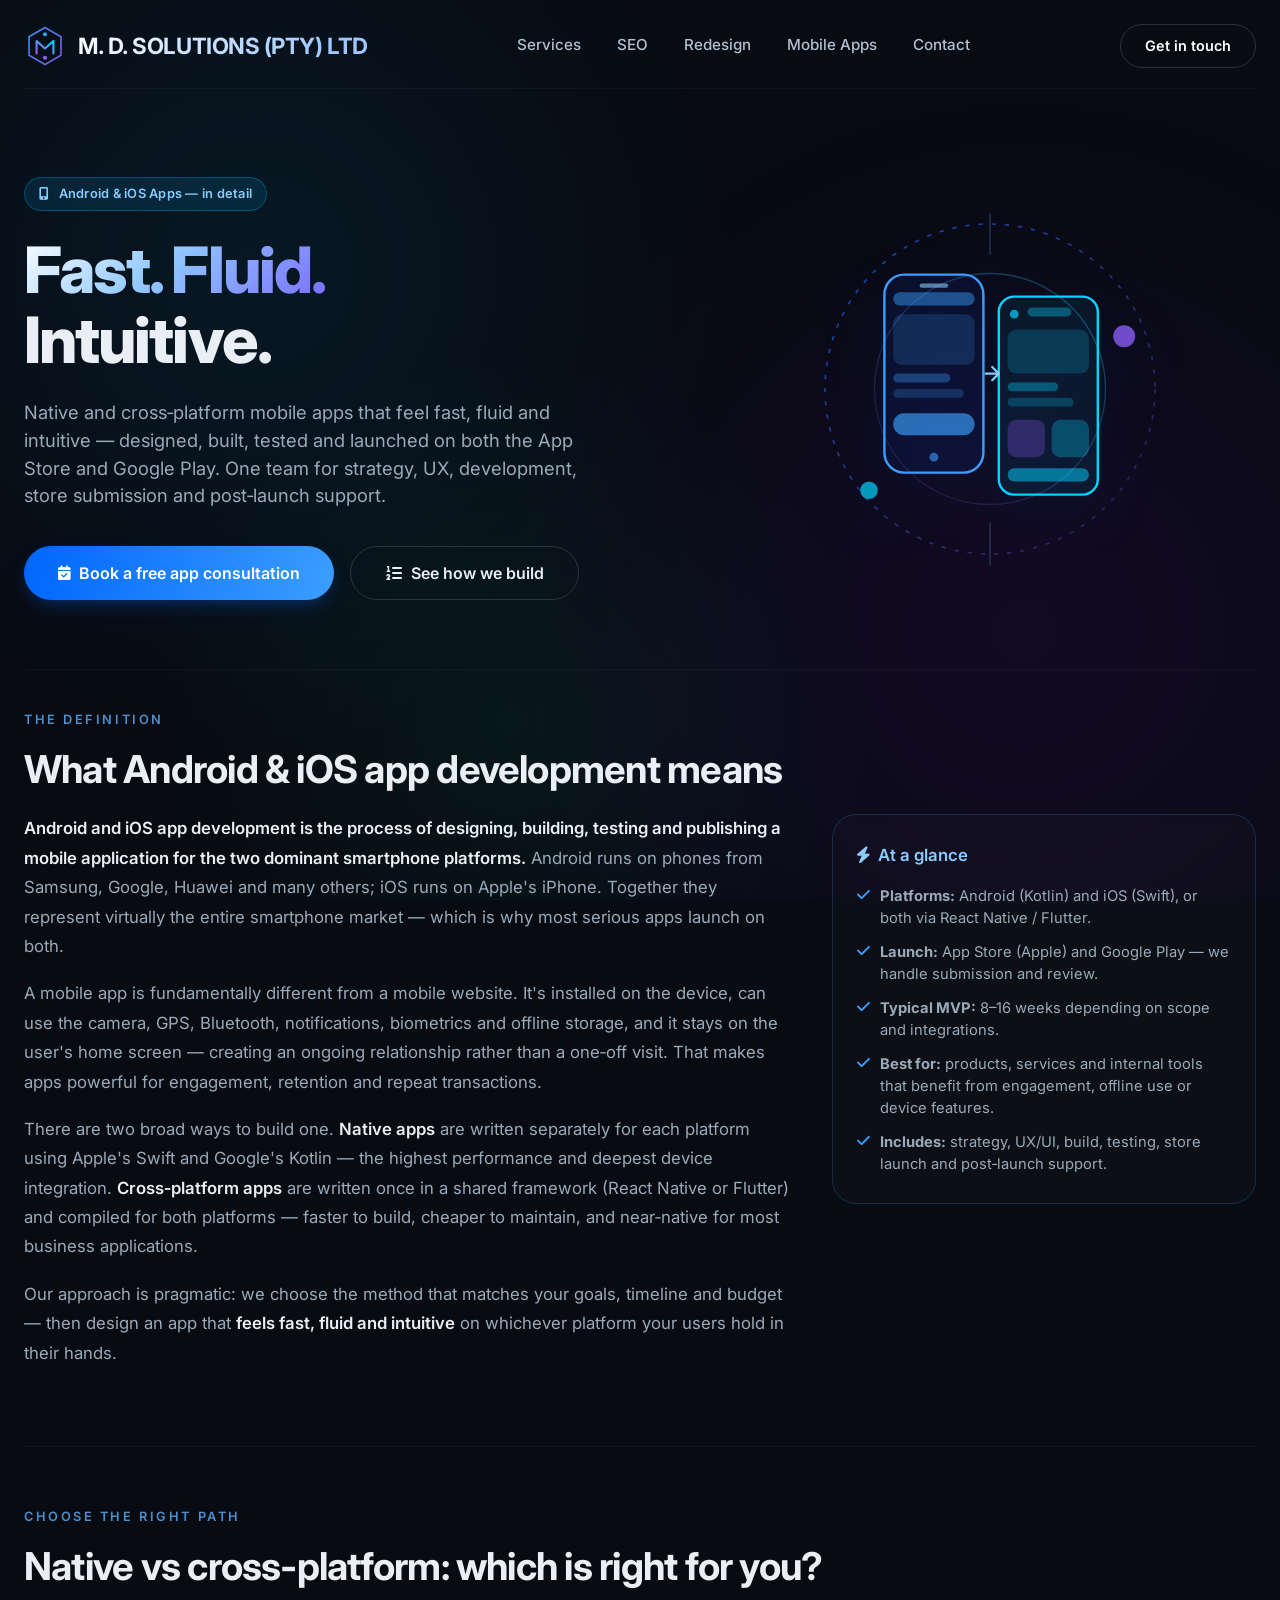
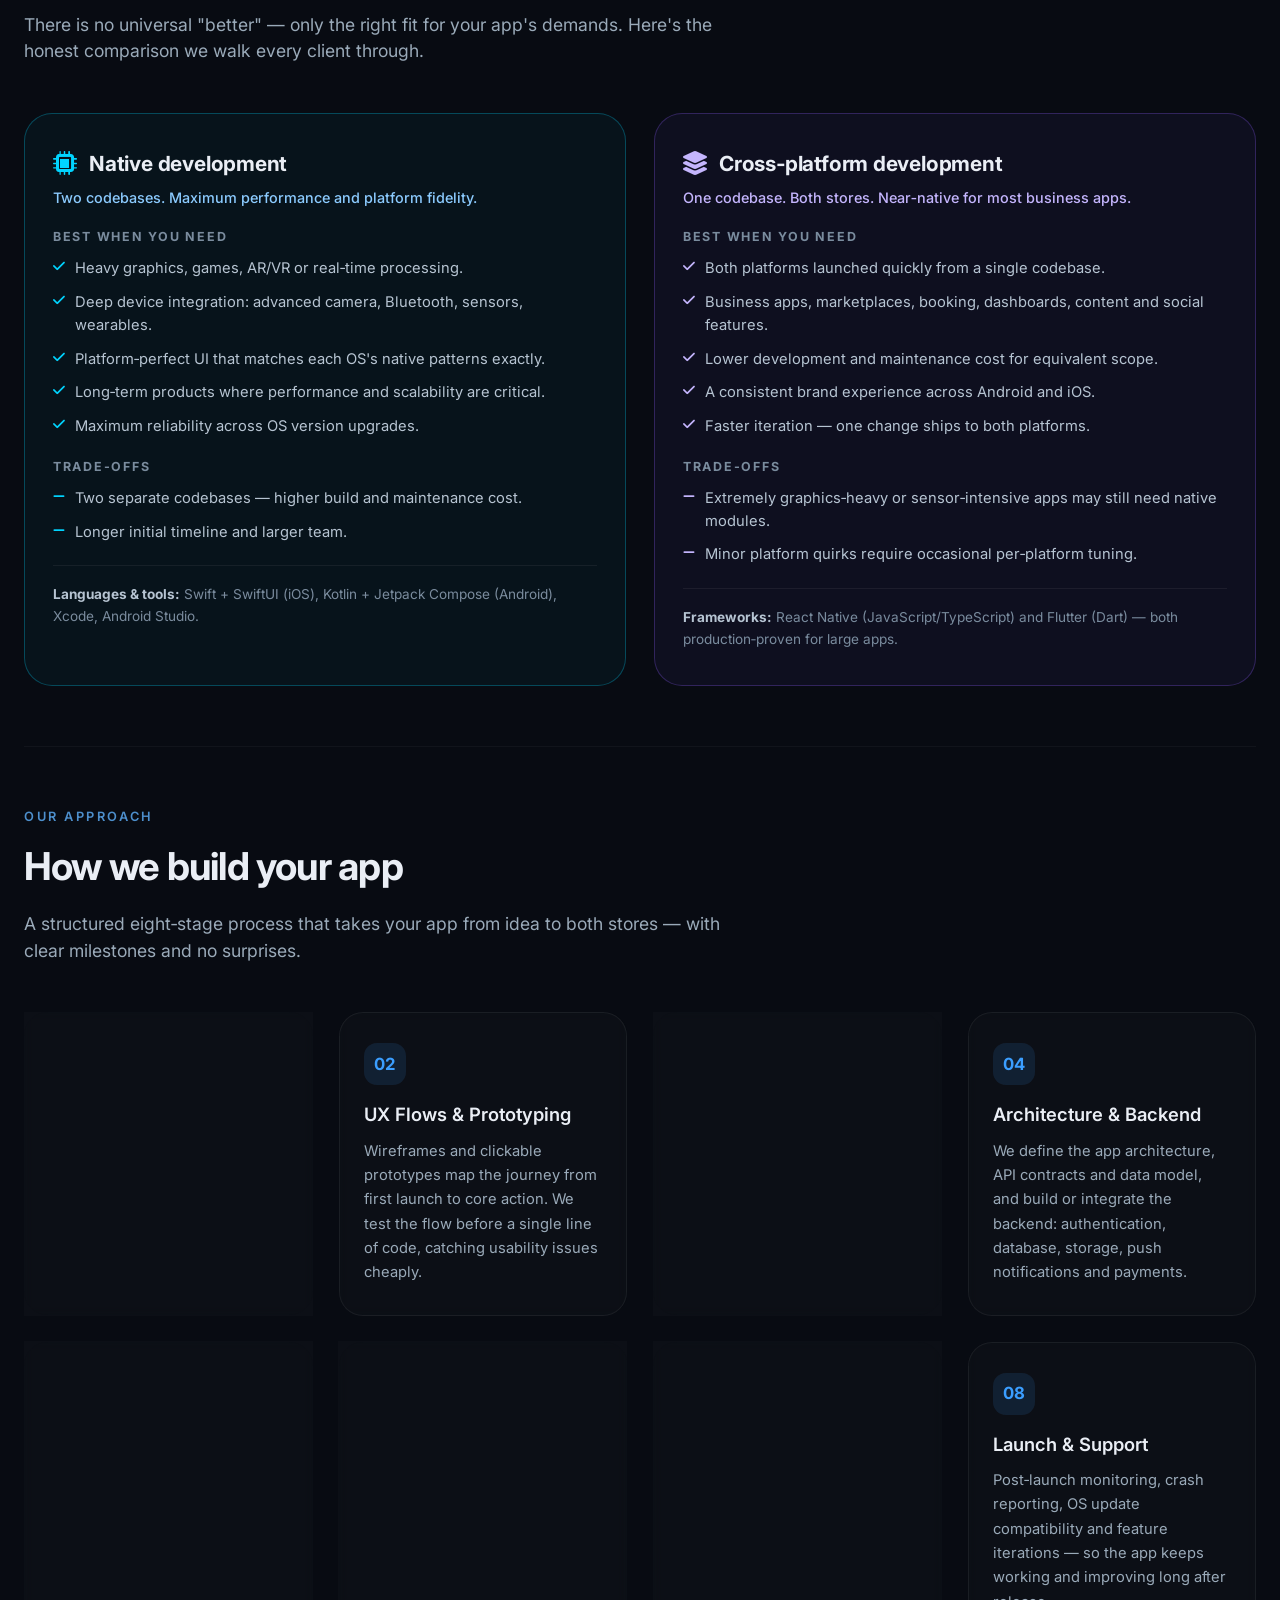
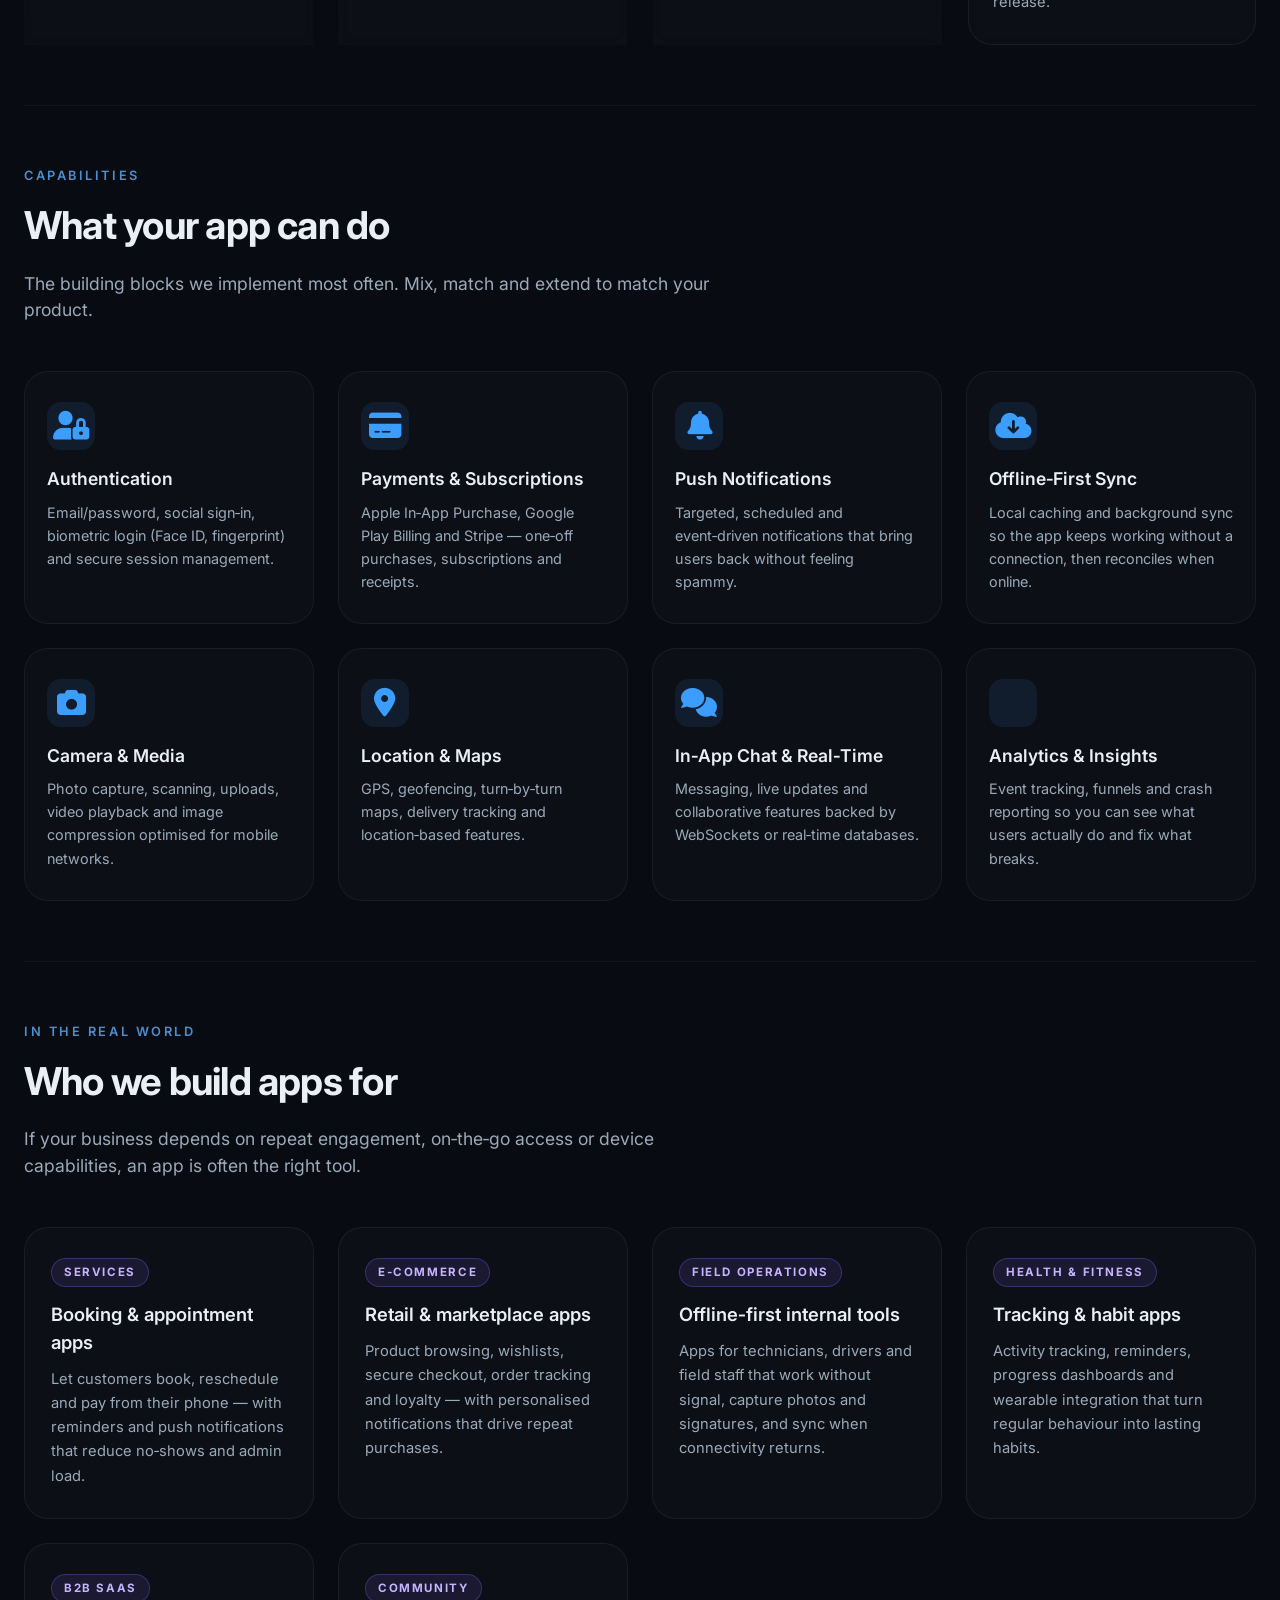
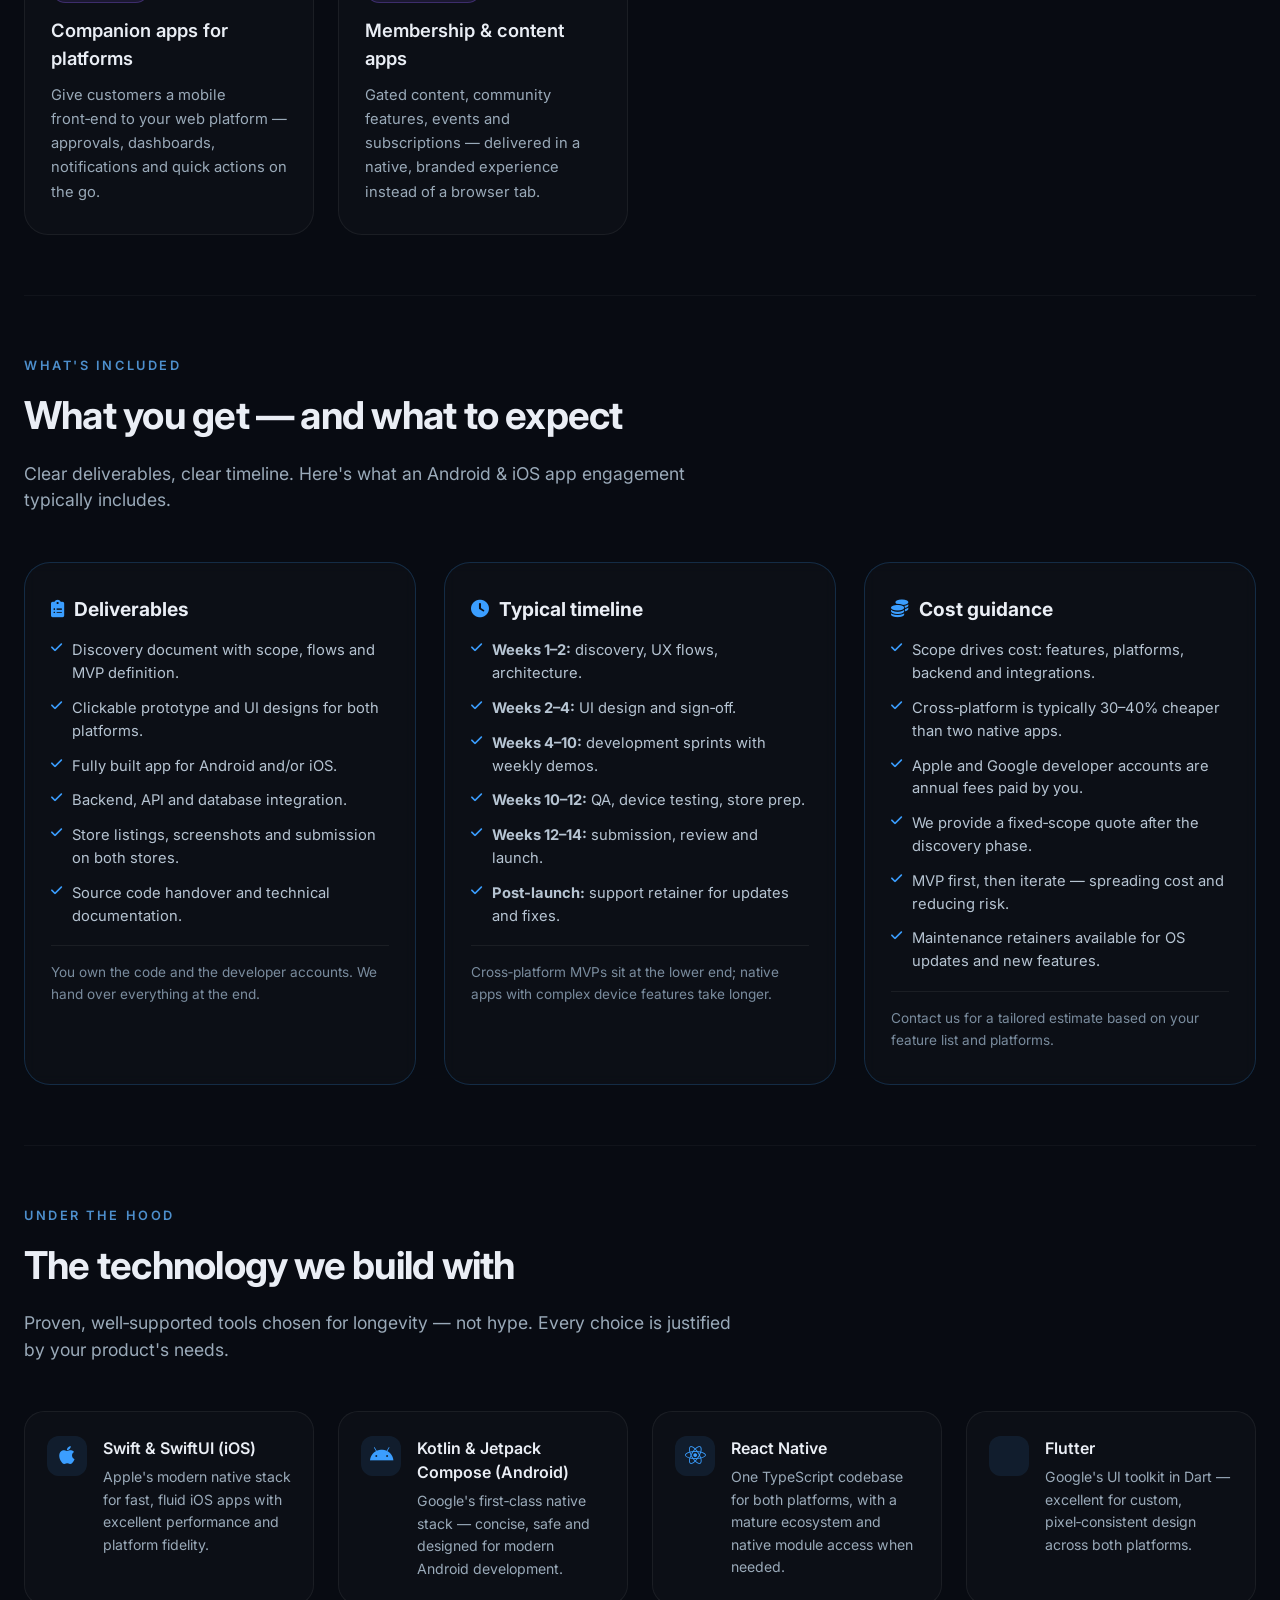
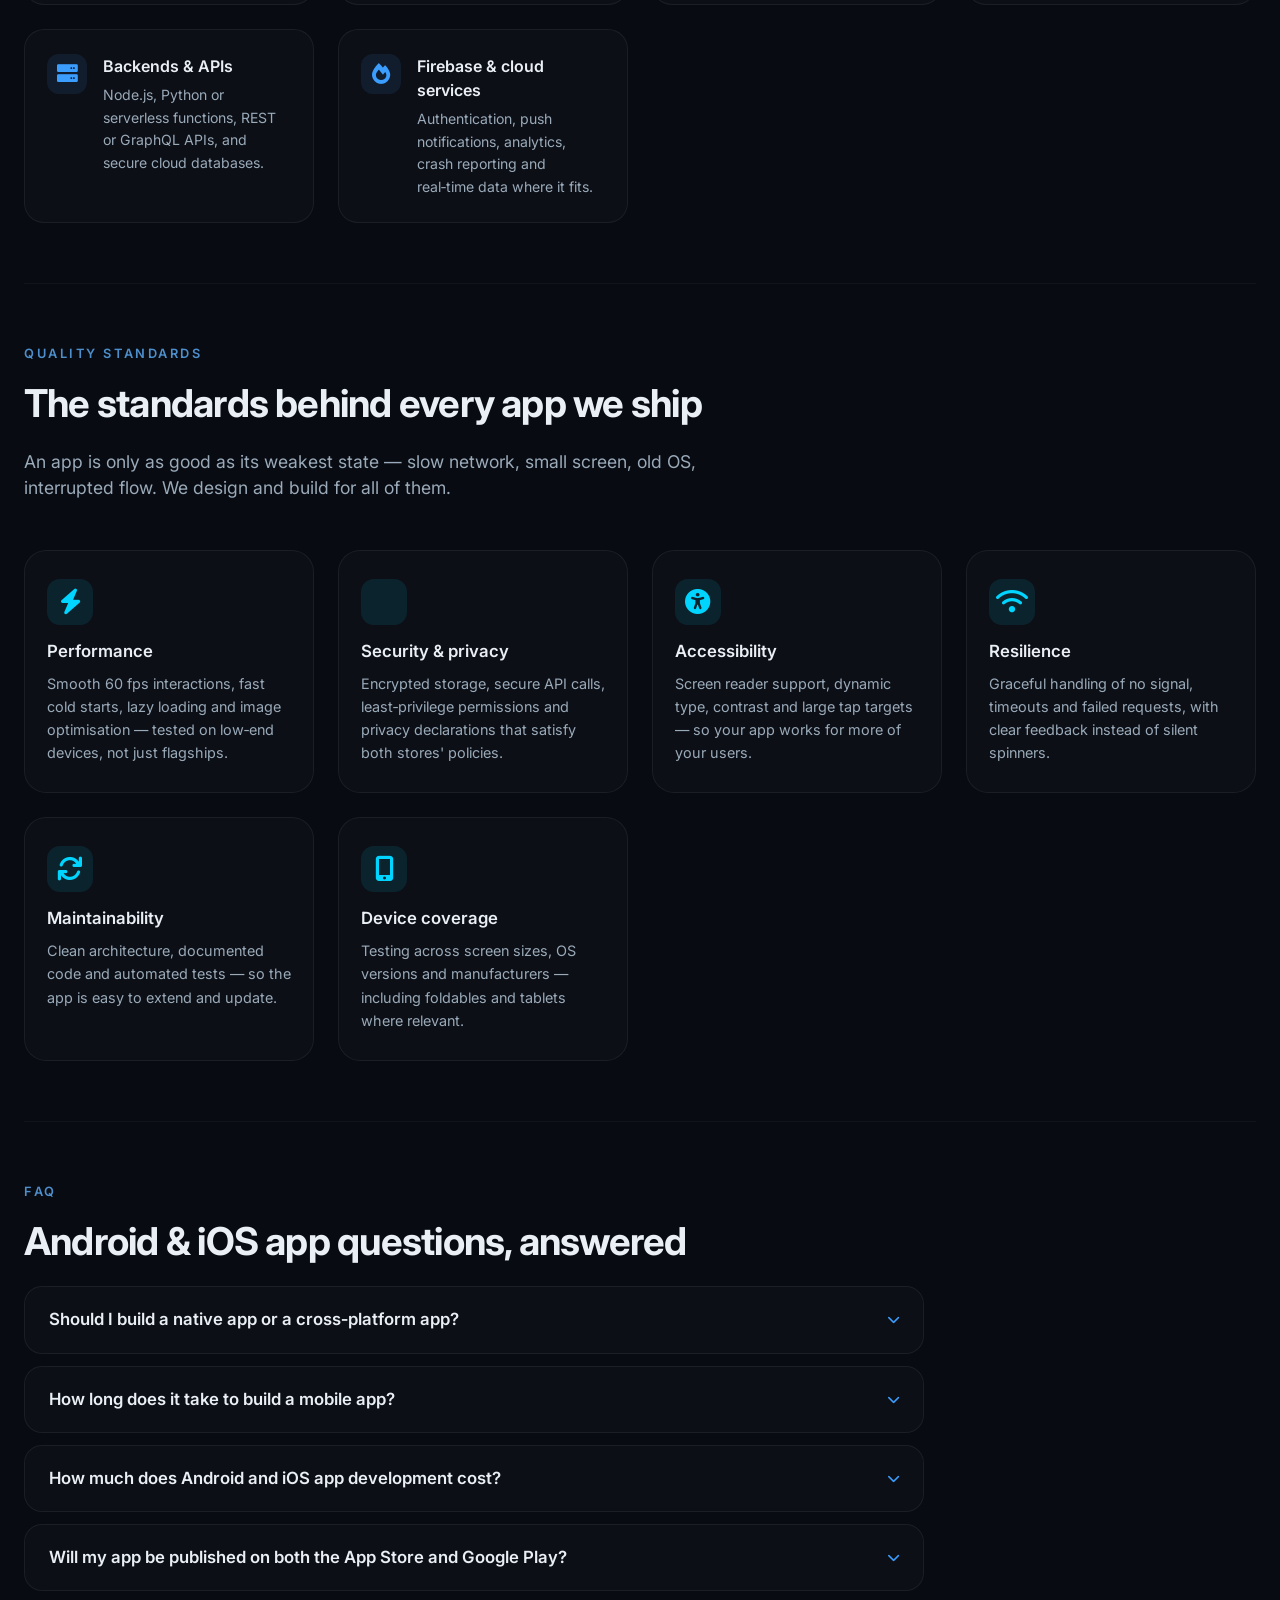
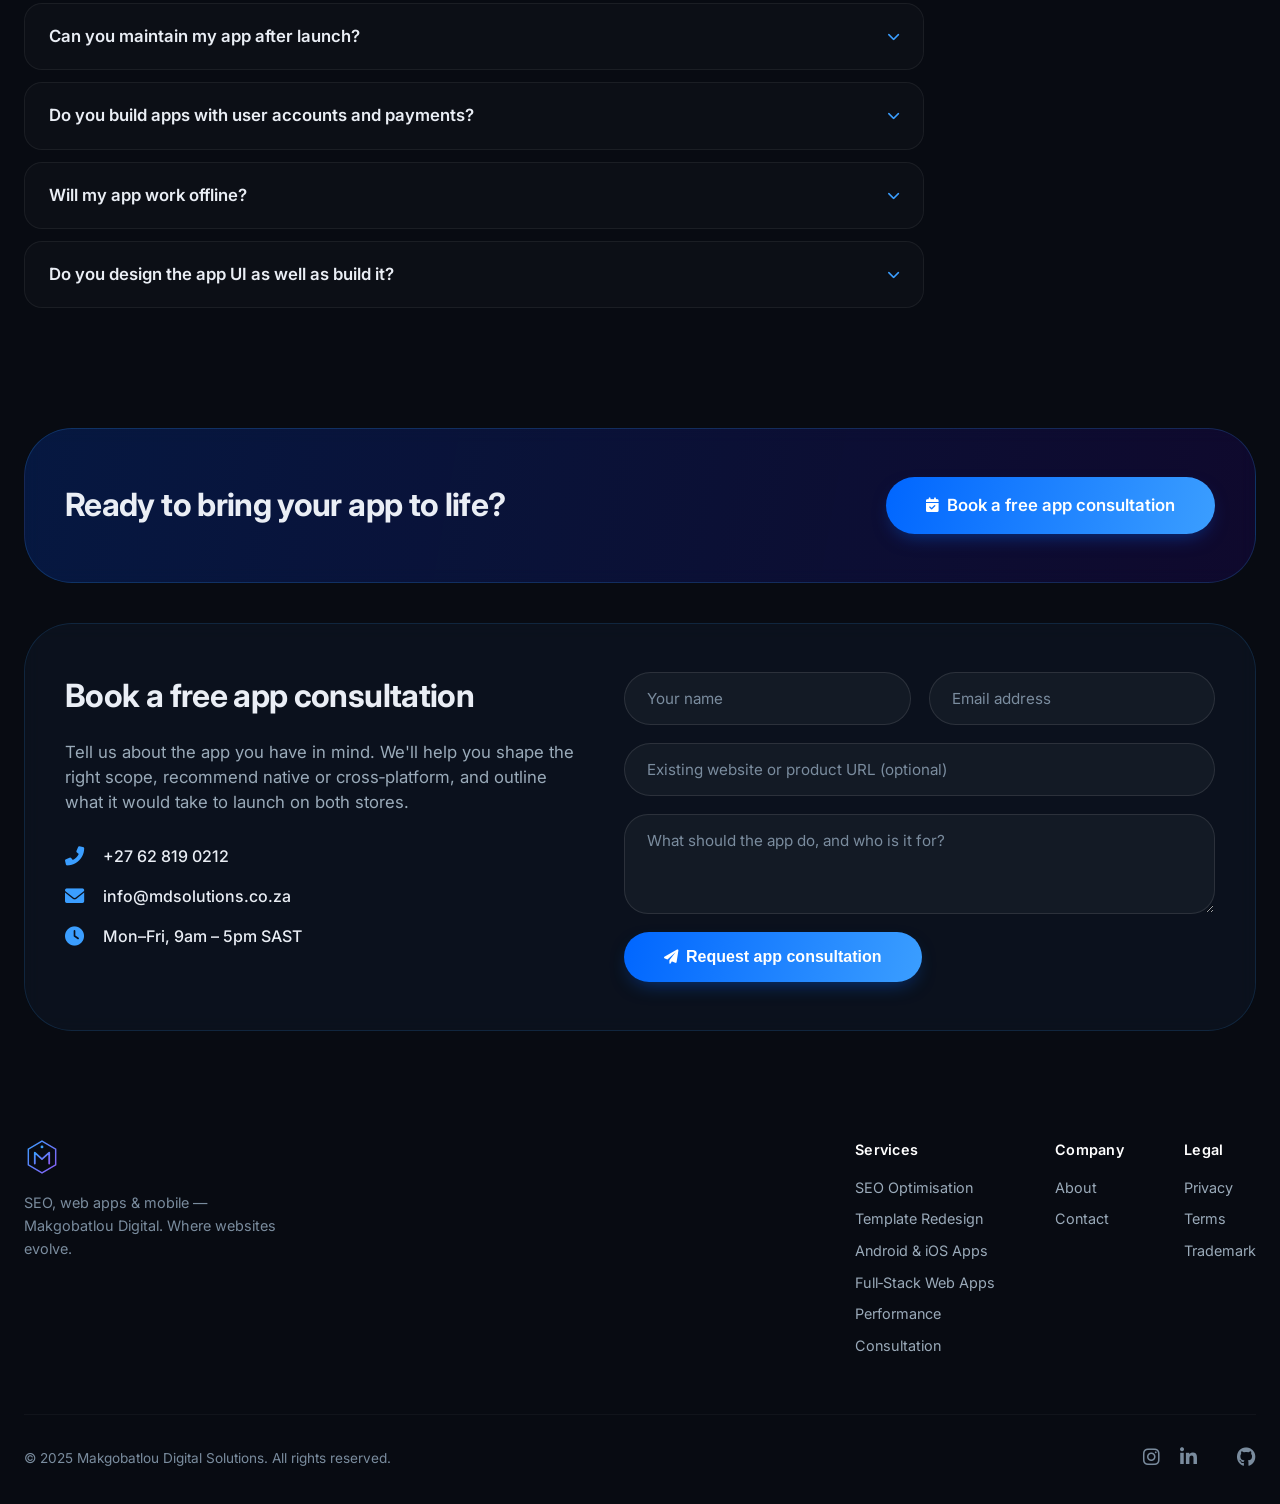
<file: mobile-apps.html>
<!DOCTYPE html>
<html lang="en">
<head>
  <meta charset="UTF-8">
  <meta name="viewport" content="width=device-width, initial-scale=1.0">

  <!-- ===== PRIMARY SEO ===== -->
  <title>M. D. SOLUTIONS | Android &amp; iOS App Development — Native &amp; Cross-Platform </title>
  <meta name="description" content="Android &amp; iOS app development explained: native and cross-platform mobile apps that feel fast, fluid and intuitive — designed, built, tested and launched on both stores. Free app consultation.">
  <meta name="keywords" content="Android app development, iOS app development, native mobile apps, cross-platform apps, React Native, Flutter, Swift, Kotlin, mobile app development South Africa, App Store launch, Google Play launch">
  <meta name="author" content="Makgobatlou Digital Solutions">
  <meta name="robots" content="index, follow, max-image-preview:large, max-snippet:-1, max-video-preview:-1">
  <link rel="canonical" href="https://mdsolutions.co.za/mobile-apps.html">
    <link rel="stylesheet" href="style.css">
  <meta name="theme-color" content="#080B12">

  <!-- ===== OPEN GRAPH ===== -->
  <meta property="og:type" content="article">
  <meta property="og:site_name" content="Makgobatlou Digital Solutions">
  <meta property="og:title" content="Android &amp; iOS App Development — Native &amp; Cross-Platform">
  <meta property="og:description" content="Native and cross-platform mobile apps that feel fast, fluid and intuitive — designed, built and launched on both the App Store and Google Play.">
  <meta property="og:url" content="https://mdsolutions.co.za/mobile-apps.html">
  <meta property="og:image" content="https://mdsolutions.co.za/assets/og-mobile-apps.jpg">
  <meta property="og:image:width" content="1200">
  <meta property="og:image:height" content="630">
  <meta property="og:image:alt" content="Android and iOS app development by Makgobatlou Digital">
  <meta property="og:locale" content="en_ZA">

  <!-- ===== TWITTER CARD ===== -->
  <meta name="twitter:card" content="summary_large_image">
  <meta name="twitter:title" content="Android &amp; iOS App Development — Native &amp; Cross-Platform">
  <meta name="twitter:description" content="Native and cross-platform mobile apps — fast, fluid, intuitive, and launched on both stores.">
  <meta name="twitter:image" content="https://mdsolutions.co.za/assets/og-mobile-apps.jpg">
  <meta name="twitter:image:alt" content="Android &amp; iOS Apps by Makgobatlou Digital">

  <!-- ===== FONTS & ICONS ===== -->
  <link rel="preconnect" href="https://fonts.googleapis.com">
  <link rel="preconnect" href="https://fonts.gstatic.com" crossorigin>
  <link href="https://fonts.googleapis.com/css2?family=Inter:opsz,wght@14..32,400;14..32,500;14..32,600;14..32,700;14..32,800&display=swap" rel="stylesheet">
  <link rel="stylesheet" href="https://cdnjs.cloudflare.com/ajax/libs/font-awesome/6.0.0-beta3/css/all.min.css">

  <!-- ===== STRUCTURED DATA ===== -->
  <script type="application/ld+json">
  {
    "@context": "https://schema.org",
    "@graph": [
      {
        "@type": "Organization",
        "@id": "https://mdsolutions.co.za/#organization",
        "name": "Makgobatlou Digital Solutions",
        "url": "https://mdsolutions.co.za/",
        "logo": "https://mdsolutions.co.za/assets/logo.png",
        "email": "info@mdsolutions.co.za",
        "telephone": "+27-62-819-0212"
      },
      {
        "@type": "WebSite",
        "@id": "https://mdsolutions.co.za/#website",
        "url": "https://mdsolutions.co.za/",
        "name": "Makgobatlou Digital Solutions",
        "publisher": { "@id": "https://mdsolutions.co.za/#organization" },
        "inLanguage": "en-ZA"
      },
      {
        "@type": "WebPage",
        "@id": "https://mdsolutions.co.za/mobile-apps.html#webpage",
        "url": "https://mdsolutions.co.za/mobile-apps.html",
        "name": "Android & iOS App Development — Native & Cross-Platform",
        "description": "Native and cross-platform mobile apps that feel fast, fluid and intuitive — designed, built, tested and launched on both the App Store and Google Play.",
        "isPartOf": { "@id": "https://mdsolutions.co.za/#website" },
        "inLanguage": "en-ZA"
      },
      {
        "@type": "BreadcrumbList",
        "@id": "https://mdsolutions.co.za/mobile-apps.html#breadcrumb",
        "itemListElement": [
          { "@type": "ListItem", "position": 1, "name": "Home", "item": "https://mdsolutions.co.za/" },
          { "@type": "ListItem", "position": 2, "name": "Android & iOS Apps", "item": "https://mdsolutions.co.za/mobile-apps.html" }
        ]
      },
      {
        "@type": "Service",
        "@id": "https://mdsolutions.co.za/mobile-apps.html#service",
        "name": "Android & iOS App Development",
        "serviceType": "Mobile App Development",
        "provider": { "@id": "https://mdsolutions.co.za/#organization" },
        "url": "https://mdsolutions.co.za/mobile-apps.html",
        "description": "Native (Swift, Kotlin) and cross-platform (React Native, Flutter) mobile app development for Android and iOS — from concept and UX through build, store submission and post-launch support.",
        "areaServed": "ZA",
        "hasOfferCatalog": {
          "@type": "OfferCatalog",
          "name": "Mobile App Development Services",
          "itemListElement": [
            { "@type": "Offer", "itemOffered": { "@type": "Service", "name": "App Discovery & Strategy" } },
            { "@type": "Offer", "itemOffered": { "@type": "Service", "name": "UX & UI Design" } },
            { "@type": "Offer", "itemOffered": { "@type": "Service", "name": "Native App Development (Swift, Kotlin)" } },
            { "@type": "Offer", "itemOffered": { "@type": "Service", "name": "Cross-Platform App Development (React Native, Flutter)" } },
            { "@type": "Offer", "itemOffered": { "@type": "Service", "name": "API & Backend Integration" } },
            { "@type": "Offer", "itemOffered": { "@type": "Service", "name": "App Store & Google Play Launch" } },
            { "@type": "Offer", "itemOffered": { "@type": "Service", "name": "Post-Launch Support & Maintenance" } }
          ]
        }
      },
      {
        "@type": "FAQPage",
        "@id": "https://mdsolutions.co.za/mobile-apps.html#faq",
        "mainEntity": [
          {
            "@type": "Question",
            "name": "Should I build a native app or a cross-platform app?",
            "acceptedAnswer": { "@type": "Answer", "text": "Choose native (Swift for iOS, Kotlin for Android) when you need maximum performance, deep device integration, advanced camera/AR/Bluetooth features, or platform-perfect UI. Choose cross-platform (React Native or Flutter) when you want one codebase for both stores, faster time-to-market and lower cost, with near-native performance for most business apps." }
          },
          {
            "@type": "Question",
            "name": "How long does it take to build a mobile app?",
            "acceptedAnswer": { "@type": "Answer", "text": "A focused MVP typically takes 8 to 16 weeks. Cross-platform MVPs sit at the lower end; fully native apps with complex integrations, multiple user roles or advanced device features take longer. A simple utility app can be faster; enterprise apps with backend systems can take 4 to 6 months." }
          },
          {
            "@type": "Question",
            "name": "How much does Android and iOS app development cost?",
            "acceptedAnswer": { "@type": "Answer", "text": "Cost depends on complexity, number of platforms, backend requirements and integrations. A cross-platform MVP is significantly less than two separate native apps. We scope after a discovery workshop and provide a fixed-scope quote before development begins." }
          },
          {
            "@type": "Question",
            "name": "Will my app be published on both the App Store and Google Play?",
            "acceptedAnswer": { "@type": "Answer", "text": "Yes. We handle the full submission process on both stores: preparing metadata, screenshots, privacy declarations and app review compliance. You own the developer accounts; we manage the technical submission and guide you through approvals." }
          },
          {
            "@type": "Question",
            "name": "Can you maintain my app after launch?",
            "acceptedAnswer": { "@type": "Answer", "text": "Yes. We offer post-launch support retainers covering OS updates, bug fixes, dependency upgrades and feature iterations. Mobile apps require ongoing maintenance as iOS and Android platforms release new versions." }
          },
          {
            "@type": "Question",
            "name": "Do you build apps with user accounts and payments?",
            "acceptedAnswer": { "@type": "Answer", "text": "Yes. We build authentication (email, social, biometric), subscription and one-time payments (Apple In-App Purchase, Google Play Billing, Stripe), push notifications and secure API integration." }
          },
          {
            "@type": "Question",
            "name": "Will my app work offline?",
            "acceptedAnswer": { "@type": "Answer", "text": "Where it makes sense, yes. We build offline-first experiences with local caching and background sync so users can continue working without a connection, with data syncing when connectivity returns." }
          },
          {
            "@type": "Question",
            "name": "Do you design the app UI as well as build it?",
            "acceptedAnswer": { "@type": "Answer", "text": "Yes. We handle the full journey: discovery and strategy, UX flows, UI design, prototyping, development, testing and store launch. You can also bring existing designs and we build to them." }
          }
        ]
      }
    ]
  }
  </script>

  
</head>
<body>
  <div class="bg-glow" aria-hidden="true"></div>

  <!-- ===== HEADER ===== -->
  <header>
    <div class="container">
      <nav class="navbar" aria-label="Primary navigation">
        <a href="index.html" class="logo" aria-label="Makgobatlou Digital Solutions home">
          <div class="logo-mark">
            <svg width="42" height="42" viewBox="0 0 100 100" fill="none" xmlns="http://www.w3.org/2000/svg" role="img" aria-label="Makgobatlou Digital logo">
              <defs>
                <linearGradient id="logoGrad" x1="0%" y1="0%" x2="100%" y2="100%">
                  <stop offset="0%" stop-color="#3B9EFF" />
                  <stop offset="100%" stop-color="#8B5CF6" />
                </linearGradient>
                <linearGradient id="logoGrad2" x1="100%" y1="0%" x2="0%" y2="100%">
                  <stop offset="0%" stop-color="#00D4FF" />
                  <stop offset="100%" stop-color="#A855F7" />
                </linearGradient>
              </defs>
              <path d="M50 6 L88 28 L88 72 L50 94 L12 72 L12 28 Z" stroke="url(#logoGrad)" stroke-width="4" fill="none" opacity="0.9"/>
              <path d="M30 68 L30 38 L50 56 L70 38 L70 68" stroke="url(#logoGrad2)" stroke-width="5" stroke-linecap="round" stroke-linejoin="round" fill="none"/>
              <circle cx="50" cy="22" r="5" fill="#3B9EFF" />
              <circle cx="50" cy="78" r="5" fill="#8B5CF6" />
            </svg>
          </div>
          <div class="logo-text">
            M. D. SOLUTIONS (PTY) LTD
          </div>
        </a>
        <div class="nav-links">
          <a href="index.html#services">Services</a>
          <a href="seo-optimisation.html">SEO</a>
          <a href="template-redesign.html">Redesign</a>
          <a href="mobile-apps.html">Mobile Apps</a>
          <a href="index.html#contact">Contact</a>
        </div>
        <a href="index.html#contact" class="btn-outline">Get in touch</a>
      </nav>
    </div>
  </header>

  <main>
    <!-- ===== HERO ===== -->
    <div class="container">
      <section class="ma-hero" aria-labelledby="ma-hero-title">
        <div class="ma-hero-content">
          <div class="ma-hero-badge">
            <i class="fas fa-mobile-alt" aria-hidden="true" style="margin-right: 6px;"></i> Android &amp; iOS Apps — in detail
          </div>
          <h1 class="ma-hero-title" id="ma-hero-title">
            <span class="gradient-text">Fast. Fluid.</span><br>
            Intuitive.
          </h1>
          <p class="ma-hero-desc">
            Native and cross‑platform mobile apps that feel fast, fluid and intuitive — designed, built, tested and launched on both the App Store and Google Play. One team for strategy, UX, development, store submission and post‑launch support.
          </p>
          <div class="hero-buttons">
            <a href="#consult" class="btn-primary"><i class="fas fa-calendar-check" aria-hidden="true"></i> Book a free app consultation</a>
            <a href="#process" class="btn-secondary"><i class="fas fa-list-ol" aria-hidden="true"></i> See how we build</a>
          </div>
        </div>
        <div class="ma-hero-visual">
          <svg class="ma-hero-svg" viewBox="0 0 400 400" fill="none" xmlns="http://www.w3.org/2000/svg" role="img" aria-label="Illustration of two mobile phones running native and cross-platform apps">
            <defs>
              <linearGradient id="maGrad1" x1="0" y1="0" x2="1" y2="1">
                <stop offset="0%" stop-color="#0066FF" stop-opacity="0.7"/>
                <stop offset="100%" stop-color="#8B5CF6" stop-opacity="0.2"/>
              </linearGradient>
              <linearGradient id="maGrad2" x1="1" y1="0" x2="0" y2="1">
                <stop offset="0%" stop-color="#00D4FF" stop-opacity="0.6"/>
                <stop offset="100%" stop-color="#A855F7" stop-opacity="0.2"/>
              </linearGradient>
            </defs>
            <circle cx="200" cy="200" r="150" stroke="url(#maGrad1)" stroke-width="1.5" fill="none" stroke-dasharray="4 8"/>
            <circle cx="200" cy="200" r="105" stroke="url(#maGrad2)" stroke-width="1.2" fill="none" opacity="0.6"/>
            <!-- phone 1 (iOS style, left) -->
            <rect x="104" y="96" width="90" height="180" rx="18" stroke="#3B9EFF" stroke-width="2.2" fill="rgba(0,90,255,0.07)"/>
            <rect x="112" y="112" width="74" height="12" rx="6" fill="#3B9EFF" opacity="0.45"/>
            <rect x="112" y="132" width="74" height="46" rx="8" fill="#3B9EFF" opacity="0.18"/>
            <rect x="112" y="186" width="52" height="8" rx="4" fill="#3B9EFF" opacity="0.35"/>
            <rect x="112" y="200" width="64" height="8" rx="4" fill="#3B9EFF" opacity="0.22"/>
            <rect x="112" y="222" width="74" height="20" rx="10" fill="#3B9EFF" opacity="0.65"/>
            <rect x="136" y="104" width="26" height="4" rx="2" fill="#8BCBFF" opacity="0.6"/>
            <circle cx="149" cy="262" r="4" fill="#3B9EFF" opacity="0.6"/>
            <!-- phone 2 (Android style, right) -->
            <rect x="208" y="116" width="90" height="180" rx="14" stroke="#00D4FF" stroke-width="2.2" fill="rgba(0,212,255,0.06)"/>
            <circle cx="222" cy="132" r="4" fill="#00D4FF" opacity="0.7"/>
            <rect x="234" y="126" width="40" height="8" rx="4" fill="#00D4FF" opacity="0.35"/>
            <rect x="216" y="146" width="74" height="40" rx="8" fill="#00D4FF" opacity="0.18"/>
            <rect x="216" y="194" width="46" height="8" rx="4" fill="#00D4FF" opacity="0.35"/>
            <rect x="216" y="208" width="60" height="8" rx="4" fill="#00D4FF" opacity="0.22"/>
            <rect x="216" y="228" width="34" height="34" rx="8" fill="#8B5CF6" opacity="0.28"/>
            <rect x="256" y="228" width="34" height="34" rx="8" fill="#00D4FF" opacity="0.28"/>
            <rect x="216" y="272" width="74" height="12" rx="6" fill="#00D4FF" opacity="0.5"/>
            <!-- connecting arrow -->
            <path d="M196 186 L206 186" stroke="#8BCBFF" stroke-width="2" stroke-linecap="round"/>
            <path d="M202 180 L208 186 L202 192" stroke="#8BCBFF" stroke-width="2" stroke-linecap="round" stroke-linejoin="round" fill="none"/>
            <!-- orbit nodes -->
            <circle cx="322" cy="152" r="10" fill="#8B5CF6" opacity="0.8"/>
            <circle cx="90" cy="292" r="8" fill="#00D4FF" opacity="0.7"/>
            <path d="M200 40 L200 78 M200 322 L200 360" stroke="#4D8FCC" stroke-width="1.5" opacity="0.3"/>
          </svg>
        </div>
      </section>
    </div>

    <!-- ===== WHAT IS IT ===== -->
    <div class="container">
      <section class="intro-section" aria-labelledby="intro-title">
        <div class="section-label">the definition</div>
        <h2 class="section-title" id="intro-title">What Android &amp; iOS app development means</h2>
        <div class="intro-grid">
          <div class="intro-text">
            <p>
              <strong>Android and iOS app development is the process of designing, building, testing and publishing a mobile application for the two dominant smartphone platforms.</strong> Android runs on phones from Samsung, Google, Huawei and many others; iOS runs on Apple's iPhone. Together they represent virtually the entire smartphone market — which is why most serious apps launch on both.
            </p>
            <p>
              A mobile app is fundamentally different from a mobile website. It's installed on the device, can use the camera, GPS, Bluetooth, notifications, biometrics and offline storage, and it stays on the user's home screen — creating an ongoing relationship rather than a one‑off visit. That makes apps powerful for engagement, retention and repeat transactions.
            </p>
            <p>
              There are two broad ways to build one. <strong>Native apps</strong> are written separately for each platform using Apple's Swift and Google's Kotlin — the highest performance and deepest device integration. <strong>Cross‑platform apps</strong> are written once in a shared framework (React Native or Flutter) and compiled for both platforms — faster to build, cheaper to maintain, and near‑native for most business applications.
            </p>
            <p>
              Our approach is pragmatic: we choose the method that matches your goals, timeline and budget — then design an app that <strong>feels fast, fluid and intuitive</strong> on whichever platform your users hold in their hands.
            </p>
          </div>
          <aside class="intro-aside" aria-label="At a glance">
            <h3><i class="fas fa-bolt" aria-hidden="true" style="margin-right:8px;"></i>At a glance</h3>
            <ul>
              <li><i class="fas fa-check" aria-hidden="true"></i><span><strong>Platforms:</strong> Android (Kotlin) and iOS (Swift), or both via React Native / Flutter.</span></li>
              <li><i class="fas fa-check" aria-hidden="true"></i><span><strong>Launch:</strong> App Store (Apple) and Google Play — we handle submission and review.</span></li>
              <li><i class="fas fa-check" aria-hidden="true"></i><span><strong>Typical MVP:</strong> 8–16 weeks depending on scope and integrations.</span></li>
              <li><i class="fas fa-check" aria-hidden="true"></i><span><strong>Best for:</strong> products, services and internal tools that benefit from engagement, offline use or device features.</span></li>
              <li><i class="fas fa-check" aria-hidden="true"></i><span><strong>Includes:</strong> strategy, UX/UI, build, testing, store launch and post‑launch support.</span></li>
            </ul>
          </aside>
        </div>
      </section>
    </div>

    <!-- ===== NATIVE VS CROSS-PLATFORM ===== -->
    <div class="container">
      <section class="vs-section" aria-labelledby="vs-title">
        <div class="section-label">choose the right path</div>
        <h2 class="section-title" id="vs-title">Native vs cross‑platform: which is right for you?</h2>
        <p class="section-subtitle">
          There is no universal "better" — only the right fit for your app's demands. Here's the honest comparison we walk every client through.
        </p>
        <div class="vs-grid">
          <article class="vs-card native">
            <div class="vs-head">
              <i class="fas fa-microchip" aria-hidden="true"></i>
              <h3>Native development</h3>
            </div>
            <p class="vs-tagline">Two codebases. Maximum performance and platform fidelity.</p>

            <h4>Best when you need</h4>
            <ul class="vs-list">
              <li><i class="fas fa-check" aria-hidden="true"></i><span>Heavy graphics, games, AR/VR or real‑time processing.</span></li>
              <li><i class="fas fa-check" aria-hidden="true"></i><span>Deep device integration: advanced camera, Bluetooth, sensors, wearables.</span></li>
              <li><i class="fas fa-check" aria-hidden="true"></i><span>Platform‑perfect UI that matches each OS's native patterns exactly.</span></li>
              <li><i class="fas fa-check" aria-hidden="true"></i><span>Long‑term products where performance and scalability are critical.</span></li>
              <li><i class="fas fa-check" aria-hidden="true"></i><span>Maximum reliability across OS version upgrades.</span></li>
            </ul>

            <h4>Trade-offs</h4>
            <ul class="vs-list">
              <li><i class="fas fa-minus" aria-hidden="true"></i><span>Two separate codebases — higher build and maintenance cost.</span></li>
              <li><i class="fas fa-minus" aria-hidden="true"></i><span>Longer initial timeline and larger team.</span></li>
            </ul>

            <div class="vs-tech"><strong>Languages &amp; tools:</strong> Swift + SwiftUI (iOS), Kotlin + Jetpack Compose (Android), Xcode, Android Studio.</div>
          </article>

          <article class="vs-card cross">
            <div class="vs-head">
              <i class="fas fa-layer-group" aria-hidden="true"></i>
              <h3>Cross‑platform development</h3>
            </div>
            <p class="vs-tagline">One codebase. Both stores. Near‑native for most business apps.</p>

            <h4>Best when you need</h4>
            <ul class="vs-list">
              <li><i class="fas fa-check" aria-hidden="true"></i><span>Both platforms launched quickly from a single codebase.</span></li>
              <li><i class="fas fa-check" aria-hidden="true"></i><span>Business apps, marketplaces, booking, dashboards, content and social features.</span></li>
              <li><i class="fas fa-check" aria-hidden="true"></i><span>Lower development and maintenance cost for equivalent scope.</span></li>
              <li><i class="fas fa-check" aria-hidden="true"></i><span>A consistent brand experience across Android and iOS.</span></li>
              <li><i class="fas fa-check" aria-hidden="true"></i><span>Faster iteration — one change ships to both platforms.</span></li>
            </ul>

            <h4>Trade-offs</h4>
            <ul class="vs-list">
              <li><i class="fas fa-minus" aria-hidden="true"></i><span>Extremely graphics‑heavy or sensor‑intensive apps may still need native modules.</span></li>
              <li><i class="fas fa-minus" aria-hidden="true"></i><span>Minor platform quirks require occasional per‑platform tuning.</span></li>
            </ul>

            <div class="vs-tech"><strong>Frameworks:</strong> React Native (JavaScript/TypeScript) and Flutter (Dart) — both production‑proven for large apps.</div>
          </article>
        </div>
      </section>
    </div>

    <!-- ===== PROCESS ===== -->
    <div class="container" id="process">
      <section class="process-section" aria-labelledby="process-title">
        <div class="section-label">our approach</div>
        <h2 class="section-title" id="process-title">How we build your app</h2>
        <p class="section-subtitle">
          A structured eight‑stage process that takes your app from idea to both stores — with clear milestones and no surprises.
        </p>
        <div class="process-grid">
          <article class="process-card">
            <div class="process-number" aria-hidden="true">01</div>
            <h3>Discovery &amp; Strategy</h3>
            <p>We clarify the problem your app solves, who it's for, the core user journeys, and the smallest version that delivers real value. Output: a scoped MVP and technical plan.</p>
          </article>
          <article class="process-card">
            <div class="process-number" aria-hidden="true">02</div>
            <h3>UX Flows &amp; Prototyping</h3>
            <p>Wireframes and clickable prototypes map the journey from first launch to core action. We test the flow before a single line of code, catching usability issues cheaply.</p>
          </article>
          <article class="process-card">
            <div class="process-number" aria-hidden="true">03</div>
            <h3>UI Design</h3>
            <p>Pixel‑perfect designs that respect each platform's patterns while carrying your brand — dark mode, dynamic type, accessibility contrast and adaptive layouts included.</p>
          </article>
          <article class="process-card">
            <div class="process-number" aria-hidden="true">04</div>
            <h3>Architecture &amp; Backend</h3>
            <p>We define the app architecture, API contracts and data model, and build or integrate the backend: authentication, database, storage, push notifications and payments.</p>
          </article>
          <article class="process-card">
            <div class="process-number" aria-hidden="true">05</div>
            <h3>Development</h3>
            <p>Native (Swift/Kotlin) or cross‑platform (React Native/Flutter) builds proceed in sprints with weekly demos, so you see working software as it grows.</p>
          </article>
          <article class="process-card">
            <div class="process-number" aria-hidden="true">06</div>
            <h3>Testing &amp; QA</h3>
            <p>Automated unit and integration tests, plus manual testing on real Android and iOS devices — including low‑end hardware, small screens and offline conditions.</p>
          </article>
          <article class="process-card">
            <div class="process-number" aria-hidden="true">07</div>
            <h3>Store Submission</h3>
            <p>We prepare listings, screenshots, privacy declarations and compliance for Apple's App Store review and Google Play — then manage the submission and approval process.</p>
          </article>
          <article class="process-card">
            <div class="process-number" aria-hidden="true">08</div>
            <h3>Launch &amp; Support</h3>
            <p>Post‑launch monitoring, crash reporting, OS update compatibility and feature iterations — so the app keeps working and improving long after release.</p>
          </article>
        </div>
      </section>
    </div>

    <!-- ===== FEATURES ===== -->
    <div class="container">
      <section class="features-section" aria-labelledby="features-title">
        <div class="section-label">capabilities</div>
        <h2 class="section-title" id="features-title">What your app can do</h2>
        <p class="section-subtitle">
          The building blocks we implement most often. Mix, match and extend to match your product.
        </p>
        <div class="features-grid">
          <article class="feature-card">
            <div class="feature-icon"><i class="fas fa-user-lock" aria-hidden="true"></i></div>
            <h3>Authentication</h3>
            <p>Email/password, social sign‑in, biometric login (Face ID, fingerprint) and secure session management.</p>
          </article>
          <article class="feature-card">
            <div class="feature-icon"><i class="fas fa-credit-card" aria-hidden="true"></i></div>
            <h3>Payments &amp; Subscriptions</h3>
            <p>Apple In‑App Purchase, Google Play Billing and Stripe — one‑off purchases, subscriptions and receipts.</p>
          </article>
          <article class="feature-card">
            <div class="feature-icon"><i class="fas fa-bell" aria-hidden="true"></i></div>
            <h3>Push Notifications</h3>
            <p>Targeted, scheduled and event‑driven notifications that bring users back without feeling spammy.</p>
          </article>
          <article class="feature-card">
            <div class="feature-icon"><i class="fas fa-cloud-arrow-down" aria-hidden="true"></i></div>
            <h3>Offline‑First Sync</h3>
            <p>Local caching and background sync so the app keeps working without a connection, then reconciles when online.</p>
          </article>
          <article class="feature-card">
            <div class="feature-icon"><i class="fas fa-camera" aria-hidden="true"></i></div>
            <h3>Camera &amp; Media</h3>
            <p>Photo capture, scanning, uploads, video playback and image compression optimised for mobile networks.</p>
          </article>
          <article class="feature-card">
            <div class="feature-icon"><i class="fas fa-location-dot" aria-hidden="true"></i></div>
            <h3>Location &amp; Maps</h3>
            <p>GPS, geofencing, turn‑by‑turn maps, delivery tracking and location‑based features.</p>
          </article>
          <article class="feature-card">
            <div class="feature-icon"><i class="fas fa-comments" aria-hidden="true"></i></div>
            <h3>In‑App Chat &amp; Real‑Time</h3>
            <p>Messaging, live updates and collaborative features backed by WebSockets or real‑time databases.</p>
          </article>
          <article class="feature-card">
            <div class="feature-icon"><i class="fas fa-chart-simple" aria-hidden="true"></i></div>
            <h3>Analytics &amp; Insights</h3>
            <p>Event tracking, funnels and crash reporting so you can see what users actually do and fix what breaks.</p>
          </article>
        </div>
      </section>
    </div>

    <!-- ===== USE CASES ===== -->
    <div class="container">
      <section class="use-section" aria-labelledby="use-title">
        <div class="section-label">in the real world</div>
        <h2 class="section-title" id="use-title">Who we build apps for</h2>
        <p class="section-subtitle">
          If your business depends on repeat engagement, on‑the‑go access or device capabilities, an app is often the right tool.
        </p>
        <div class="use-grid">
          <article class="use-card">
            <span class="use-tag">Services</span>
            <h3>Booking &amp; appointment apps</h3>
            <p>Let customers book, reschedule and pay from their phone — with reminders and push notifications that reduce no‑shows and admin load.</p>
          </article>
          <article class="use-card">
            <span class="use-tag">E‑commerce</span>
            <h3>Retail &amp; marketplace apps</h3>
            <p>Product browsing, wishlists, secure checkout, order tracking and loyalty — with personalised notifications that drive repeat purchases.</p>
          </article>
          <article class="use-card">
            <span class="use-tag">Field operations</span>
            <h3>Offline‑first internal tools</h3>
            <p>Apps for technicians, drivers and field staff that work without signal, capture photos and signatures, and sync when connectivity returns.</p>
          </article>
          <article class="use-card">
            <span class="use-tag">Health &amp; fitness</span>
            <h3>Tracking &amp; habit apps</h3>
            <p>Activity tracking, reminders, progress dashboards and wearable integration that turn regular behaviour into lasting habits.</p>
          </article>
          <article class="use-card">
            <span class="use-tag">B2B SaaS</span>
            <h3>Companion apps for platforms</h3>
            <p>Give customers a mobile front‑end to your web platform — approvals, dashboards, notifications and quick actions on the go.</p>
          </article>
          <article class="use-card">
            <span class="use-tag">Community</span>
            <h3>Membership &amp; content apps</h3>
            <p>Gated content, community features, events and subscriptions — delivered in a native, branded experience instead of a browser tab.</p>
          </article>
        </div>
      </section>
    </div>

    <!-- ===== DELIVERABLES / TIMELINE ===== -->
    <div class="container">
      <section class="deliver-section" aria-labelledby="deliver-title">
        <div class="section-label">what's included</div>
        <h2 class="section-title" id="deliver-title">What you get — and what to expect</h2>
        <p class="section-subtitle">
          Clear deliverables, clear timeline. Here's what an Android &amp; iOS app engagement typically includes.
        </p>
        <div class="deliver-grid">
          <article class="deliver-card">
            <h3><i class="fas fa-clipboard-list" aria-hidden="true"></i> Deliverables</h3>
            <ul class="deliver-list">
              <li><i class="fas fa-check" aria-hidden="true"></i><span>Discovery document with scope, flows and MVP definition.</span></li>
              <li><i class="fas fa-check" aria-hidden="true"></i><span>Clickable prototype and UI designs for both platforms.</span></li>
              <li><i class="fas fa-check" aria-hidden="true"></i><span>Fully built app for Android and/or iOS.</span></li>
              <li><i class="fas fa-check" aria-hidden="true"></i><span>Backend, API and database integration.</span></li>
              <li><i class="fas fa-check" aria-hidden="true"></i><span>Store listings, screenshots and submission on both stores.</span></li>
              <li><i class="fas fa-check" aria-hidden="true"></i><span>Source code handover and technical documentation.</span></li>
            </ul>
            <div class="deliver-note">You own the code and the developer accounts. We hand over everything at the end.</div>
          </article>
          <article class="deliver-card">
            <h3><i class="fas fa-clock" aria-hidden="true"></i> Typical timeline</h3>
            <ul class="deliver-list">
              <li><i class="fas fa-check" aria-hidden="true"></i><span><strong>Weeks 1–2:</strong> discovery, UX flows, architecture.</span></li>
              <li><i class="fas fa-check" aria-hidden="true"></i><span><strong>Weeks 2–4:</strong> UI design and sign‑off.</span></li>
              <li><i class="fas fa-check" aria-hidden="true"></i><span><strong>Weeks 4–10:</strong> development sprints with weekly demos.</span></li>
              <li><i class="fas fa-check" aria-hidden="true"></i><span><strong>Weeks 10–12:</strong> QA, device testing, store prep.</span></li>
              <li><i class="fas fa-check" aria-hidden="true"></i><span><strong>Weeks 12–14:</strong> submission, review and launch.</span></li>
              <li><i class="fas fa-check" aria-hidden="true"></i><span><strong>Post‑launch:</strong> support retainer for updates and fixes.</span></li>
            </ul>
            <div class="deliver-note">Cross‑platform MVPs sit at the lower end; native apps with complex device features take longer.</div>
          </article>
          <article class="deliver-card">
            <h3><i class="fas fa-coins" aria-hidden="true"></i> Cost guidance</h3>
            <ul class="deliver-list">
              <li><i class="fas fa-check" aria-hidden="true"></i><span>Scope drives cost: features, platforms, backend and integrations.</span></li>
              <li><i class="fas fa-check" aria-hidden="true"></i><span>Cross‑platform is typically 30–40% cheaper than two native apps.</span></li>
              <li><i class="fas fa-check" aria-hidden="true"></i><span>Apple and Google developer accounts are annual fees paid by you.</span></li>
              <li><i class="fas fa-check" aria-hidden="true"></i><span>We provide a fixed‑scope quote after the discovery phase.</span></li>
              <li><i class="fas fa-check" aria-hidden="true"></i><span>MVP first, then iterate — spreading cost and reducing risk.</span></li>
              <li><i class="fas fa-check" aria-hidden="true"></i><span>Maintenance retainers available for OS updates and new features.</span></li>
            </ul>
            <div class="deliver-note">Contact us for a tailored estimate based on your feature list and platforms.</div>
          </article>
        </div>
      </section>
    </div>

    <!-- ===== TECH STACK ===== -->
    <div class="container">
      <section class="tech-section" aria-labelledby="tech-title">
        <div class="section-label">under the hood</div>
        <h2 class="section-title" id="tech-title">The technology we build with</h2>
        <p class="section-subtitle">
          Proven, well‑supported tools chosen for longevity — not hype. Every choice is justified by your product's needs.
        </p>
        <div class="tech-grid">
          <article class="tech-item">
            <i class="fab fa-apple" aria-hidden="true"></i>
            <div>
              <h3>Swift &amp; SwiftUI (iOS)</h3>
              <p>Apple's modern native stack for fast, fluid iOS apps with excellent performance and platform fidelity.</p>
            </div>
          </article>
          <article class="tech-item">
            <i class="fab fa-android" aria-hidden="true"></i>
            <div>
              <h3>Kotlin &amp; Jetpack Compose (Android)</h3>
              <p>Google's first‑class native stack — concise, safe and designed for modern Android development.</p>
            </div>
          </article>
          <article class="tech-item">
            <i class="fab fa-react" aria-hidden="true"></i>
            <div>
              <h3>React Native</h3>
              <p>One TypeScript codebase for both platforms, with a mature ecosystem and native module access when needed.</p>
            </div>
          </article>
          <article class="tech-item">
            <i class="fas fa-mobile-screen" aria-hidden="true"></i>
            <div>
              <h3>Flutter</h3>
              <p>Google's UI toolkit in Dart — excellent for custom, pixel‑consistent design across both platforms.</p>
            </div>
          </article>
          <article class="tech-item">
            <i class="fas fa-server" aria-hidden="true"></i>
            <div>
              <h3>Backends &amp; APIs</h3>
              <p>Node.js, Python or serverless functions, REST or GraphQL APIs, and secure cloud databases.</p>
            </div>
          </article>
          <article class="tech-item">
            <i class="fas fa-fire" aria-hidden="true"></i>
            <div>
              <h3>Firebase &amp; cloud services</h3>
              <p>Authentication, push notifications, analytics, crash reporting and real‑time data where it fits.</p>
            </div>
          </article>
        </div>
      </section>
    </div>

    <!-- ===== QUALITY ===== -->
    <div class="container">
      <section class="quality-section" aria-labelledby="quality-title">
        <div class="section-label">quality standards</div>
        <h2 class="section-title" id="quality-title">The standards behind every app we ship</h2>
        <p class="section-subtitle">
          An app is only as good as its weakest state — slow network, small screen, old OS, interrupted flow. We design and build for all of them.
        </p>
        <div class="quality-grid">
          <article class="quality-card">
            <div class="quality-icon"><i class="fas fa-bolt" aria-hidden="true"></i></div>
            <h3>Performance</h3>
            <p>Smooth 60 fps interactions, fast cold starts, lazy loading and image optimisation — tested on low‑end devices, not just flagships.</p>
          </article>
          <article class="quality-card">
            <div class="quality-icon"><i class="fas fa-shield-halved" aria-hidden="true"></i></div>
            <h3>Security &amp; privacy</h3>
            <p>Encrypted storage, secure API calls, least‑privilege permissions and privacy declarations that satisfy both stores' policies.</p>
          </article>
          <article class="quality-card">
            <div class="quality-icon"><i class="fas fa-universal-access" aria-hidden="true"></i></div>
            <h3>Accessibility</h3>
            <p>Screen reader support, dynamic type, contrast and large tap targets — so your app works for more of your users.</p>
          </article>
          <article class="quality-card">
            <div class="quality-icon"><i class="fas fa-wifi" aria-hidden="true"></i></div>
            <h3>Resilience</h3>
            <p>Graceful handling of no signal, timeouts and failed requests, with clear feedback instead of silent spinners.</p>
          </article>
          <article class="quality-card">
            <div class="quality-icon"><i class="fas fa-arrows-rotate" aria-hidden="true"></i></div>
            <h3>Maintainability</h3>
            <p>Clean architecture, documented code and automated tests — so the app is easy to extend and update.</p>
          </article>
          <article class="quality-card">
            <div class="quality-icon"><i class="fas fa-mobile-screen-button" aria-hidden="true"></i></div>
            <h3>Device coverage</h3>
            <p>Testing across screen sizes, OS versions and manufacturers — including foldables and tablets where relevant.</p>
          </article>
        </div>
      </section>
    </div>

    <!-- ===== FAQ ===== -->
    <div class="container">
      <section class="faq-section" aria-labelledby="faq-title">
        <div class="section-label">faq</div>
        <h2 class="section-title" id="faq-title">Android &amp; iOS app questions, answered</h2>
        <div class="faq-grid">
          <details class="faq-item">
            <summary>Should I build a native app or a cross‑platform app?</summary>
            <p>Choose native (Swift for iOS, Kotlin for Android) when you need maximum performance, deep device integration, advanced camera/AR/Bluetooth features, or platform‑perfect UI. Choose cross‑platform (React Native or Flutter) when you want one codebase for both stores, faster time‑to‑market and lower cost, with near‑native performance for most business apps.</p>
          </details>
          <details class="faq-item">
            <summary>How long does it take to build a mobile app?</summary>
            <p>A focused MVP typically takes 8 to 16 weeks. Cross‑platform MVPs sit at the lower end; fully native apps with complex integrations, multiple user roles or advanced device features take longer. A simple utility app can be faster; enterprise apps with backend systems can take 4 to 6 months.</p>
          </details>
          <details class="faq-item">
            <summary>How much does Android and iOS app development cost?</summary>
            <p>Cost depends on complexity, number of platforms, backend requirements and integrations. A cross‑platform MVP is significantly less than two separate native apps. We scope after a discovery workshop and provide a fixed‑scope quote before development begins.</p>
          </details>
          <details class="faq-item">
            <summary>Will my app be published on both the App Store and Google Play?</summary>
            <p>Yes. We handle the full submission process on both stores: preparing metadata, screenshots, privacy declarations and app review compliance. You own the developer accounts; we manage the technical submission and guide you through approvals.</p>
          </details>
          <details class="faq-item">
            <summary>Can you maintain my app after launch?</summary>
            <p>Yes. We offer post‑launch support retainers covering OS updates, bug fixes, dependency upgrades and feature iterations. Mobile apps require ongoing maintenance as iOS and Android platforms release new versions.</p>
          </details>
          <details class="faq-item">
            <summary>Do you build apps with user accounts and payments?</summary>
            <p>Yes. We build authentication (email, social, biometric), subscription and one‑time payments (Apple In‑App Purchase, Google Play Billing, Stripe), push notifications and secure API integration.</p>
          </details>
          <details class="faq-item">
            <summary>Will my app work offline?</summary>
            <p>Where it makes sense, yes. We build offline‑first experiences with local caching and background sync so users can continue working without a connection, with data syncing when connectivity returns.</p>
          </details>
          <details class="faq-item">
            <summary>Do you design the app UI as well as build it?</summary>
            <p>Yes. We handle the full journey: discovery and strategy, UX flows, UI design, prototyping, development, testing and store launch. You can also bring existing designs and we build to them.</p>
          </details>
        </div>
      </section>
    </div>

    <!-- ===== CTA BANNER ===== -->
    <div class="container">
      <aside class="cta-banner" aria-label="Call to action">
        <h2>Ready to bring your app to life?</h2>
        <a href="#consult" class="btn-primary"><i class="fas fa-calendar-check" aria-hidden="true"></i> Book a free app consultation</a>
      </aside>
    </div>

    <!-- ===== CONSULTATION ===== -->
    <div class="container" id="consult">
      <section class="consult-section" aria-labelledby="consult-title">
        <div class="consult-info">
          <h2 id="consult-title">Book a free app consultation</h2>
          <p>Tell us about the app you have in mind. We'll help you shape the right scope, recommend native or cross‑platform, and outline what it would take to launch on both stores.</p>
          <div class="consult-details">
            <a href="tel:+27628190212"><i class="fas fa-phone-alt" aria-hidden="true"></i> +27 62 819 0212</a>
            <a href="mailto:info@mdsolutions.co.za"><i class="fas fa-envelope" aria-hidden="true"></i> info@mdsolutions.co.za</a>
            <a href="#"><i class="fas fa-clock" aria-hidden="true"></i> Mon–Fri, 9am – 5pm SAST</a>
          </div>
        </div>
        <form class="consult-form" action="mailto:info@mdsolutions.co.za" method="POST" enctype="text/plain" onsubmit="alert('Thank you! Your email client will open to send the app consultation request. (demo)');">
          <div class="form-row">
            <input type="text" name="name" placeholder="Your name" aria-label="Your name" autocomplete="name" required>
            <input type="email" name="email" placeholder="Email address" aria-label="Email address" autocomplete="email" required>
          </div>
          <input type="url" name="website" placeholder="Existing website or product URL (optional)" aria-label="Website URL" autocomplete="url">
          <textarea name="message" placeholder="What should the app do, and who is it for?" aria-label="App idea and goals" required></textarea>
          <button type="submit" class="btn-primary"><i class="fas fa-paper-plane" aria-hidden="true"></i> Request app consultation</button>
        </form>
      </section>
    </div>
  </main>

  <!-- ===== FOOTER ===== -->
  <div class="container">
    <footer class="footer">
      <div class="footer-grid">
        <div class="footer-brand">
          <div class="logo-mark">
            <svg width="36" height="36" viewBox="0 0 100 100" fill="none" xmlns="http://www.w3.org/2000/svg" role="img" aria-label="Makgobatlou Digital logo">
              <defs>
                <linearGradient id="footerGrad" x1="0%" y1="0%" x2="100%" y2="100%">
                  <stop offset="0%" stop-color="#3B9EFF" />
                  <stop offset="100%" stop-color="#8B5CF6" />
                </linearGradient>
              </defs>
              <path d="M50 6 L88 28 L88 72 L50 94 L12 72 L12 28 Z" stroke="url(#footerGrad)" stroke-width="4" fill="none"/>
              <path d="M30 68 L30 38 L50 56 L70 38 L70 68" stroke="url(#footerGrad)" stroke-width="5" stroke-linecap="round" stroke-linejoin="round" fill="none"/>
              <circle cx="50" cy="22" r="4" fill="#3B9EFF" />
            </svg>
          </div>
          <p>SEO, web apps &amp; mobile —<br>Makgobatlou Digital. Where websites evolve.</p>
        </div>
        <nav class="footer-links" aria-label="Footer navigation">
          <div class="footer-col">
            <h4>Services</h4>
            <a href="seo-optimisation.html">SEO Optimisation</a>
            <a href="template-redesign.html">Template Redesign</a>
            <a href="mobile-apps.html">Android &amp; iOS Apps</a>
            <a href="index.html#services">Full‑Stack Web Apps</a>
            <a href="index.html#services">Performance</a>
            <a href="index.html#services">Consultation</a>
          </div>
          <div class="footer-col">
            <h4>Company</h4>
            <a href="index.html#about">About</a>
           
            <a href="index.html#contact">Contact</a>
          </div>
          <div class="footer-col">
            <h4>Legal</h4>
            <a href="#">Privacy</a>
            <a href="#">Terms</a>
            <a href="#">Trademark</a>
          </div>
        </nav>
      </div>
      <div class="footer-bottom">
        <div>© 2025 Makgobatlou Digital Solutions. All rights reserved.</div>
        <div class="social-icons">
          <a href="#" aria-label="Instagram"><i class="fab fa-instagram" aria-hidden="true"></i></a>
          <a href="#" aria-label="LinkedIn"><i class="fab fa-linkedin-in" aria-hidden="true"></i></a>
          <a href="#" aria-label="X (Twitter)"><i class="fab fa-x-twitter" aria-hidden="true"></i></a>
          <a href="#" aria-label="GitHub"><i class="fab fa-github" aria-hidden="true"></i></a>
        </div>
      </div>
    </footer>
  </div>
</body>
</html>
</file>
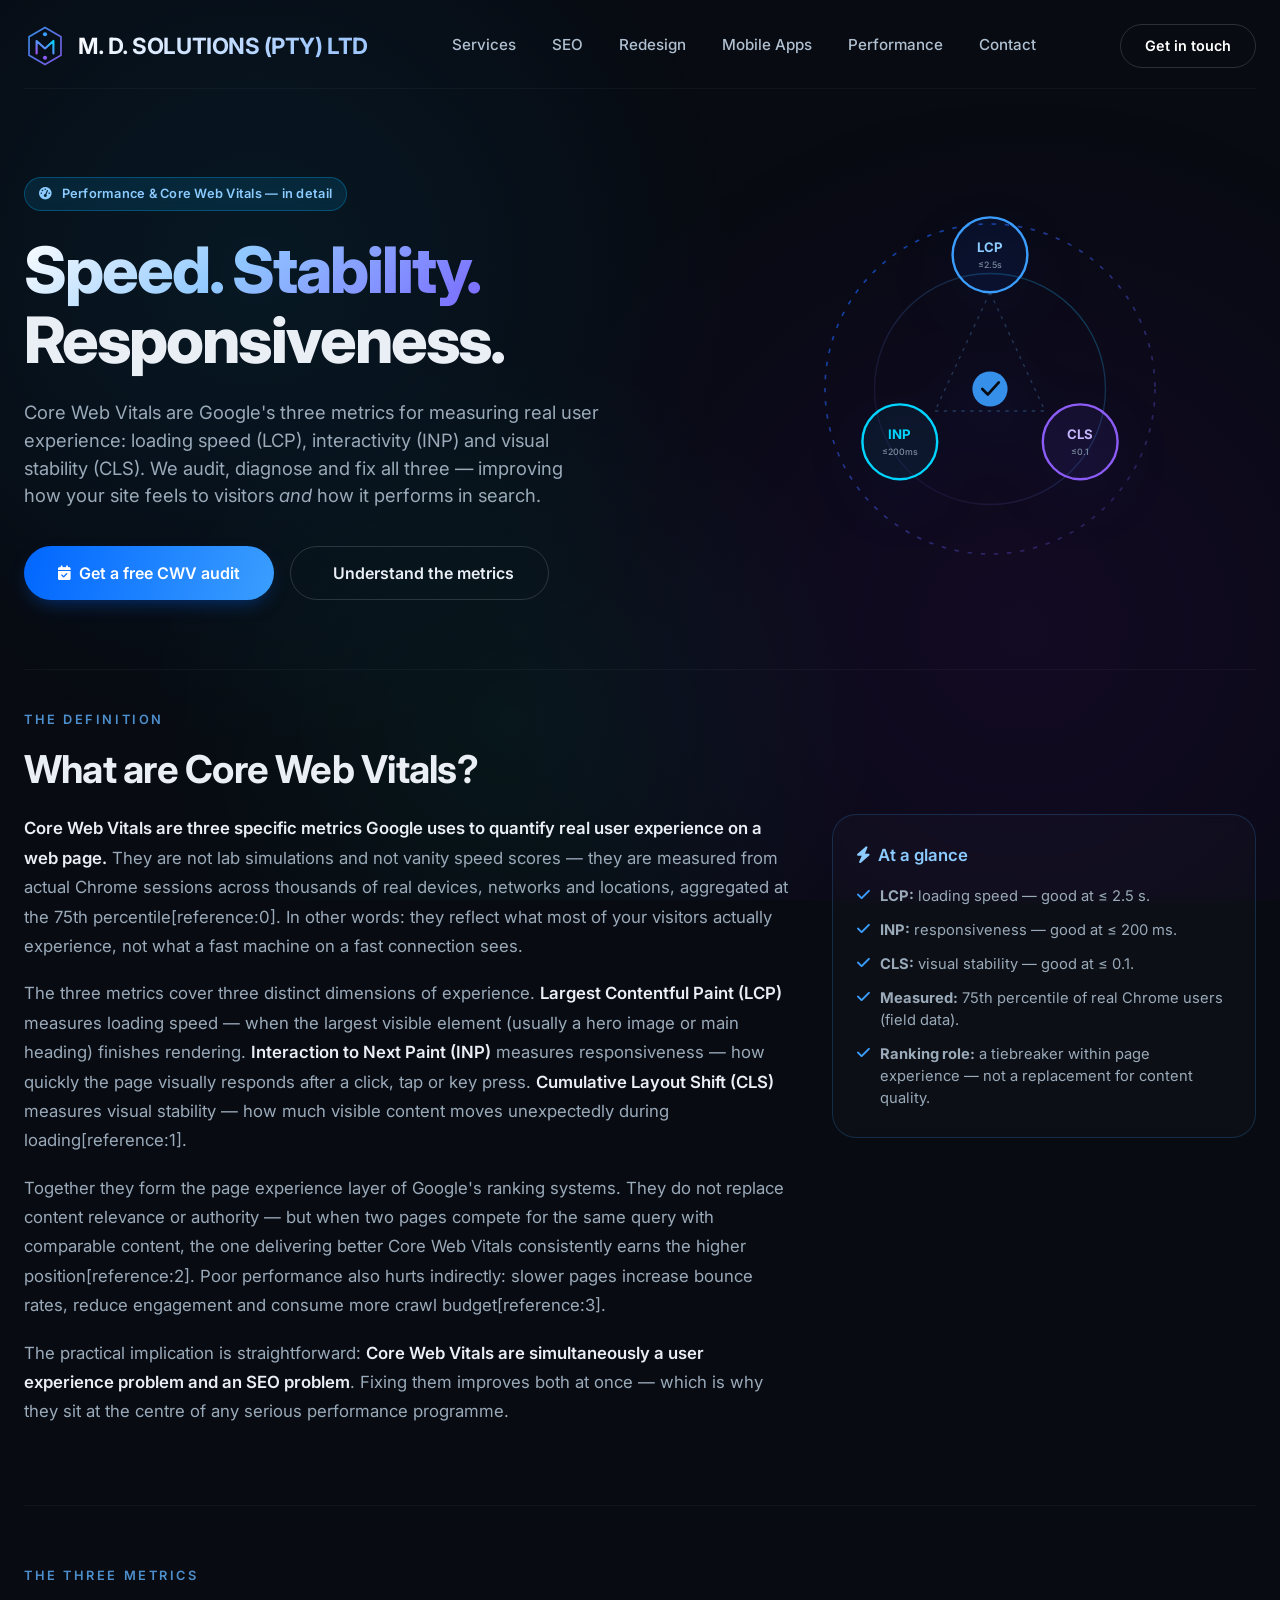
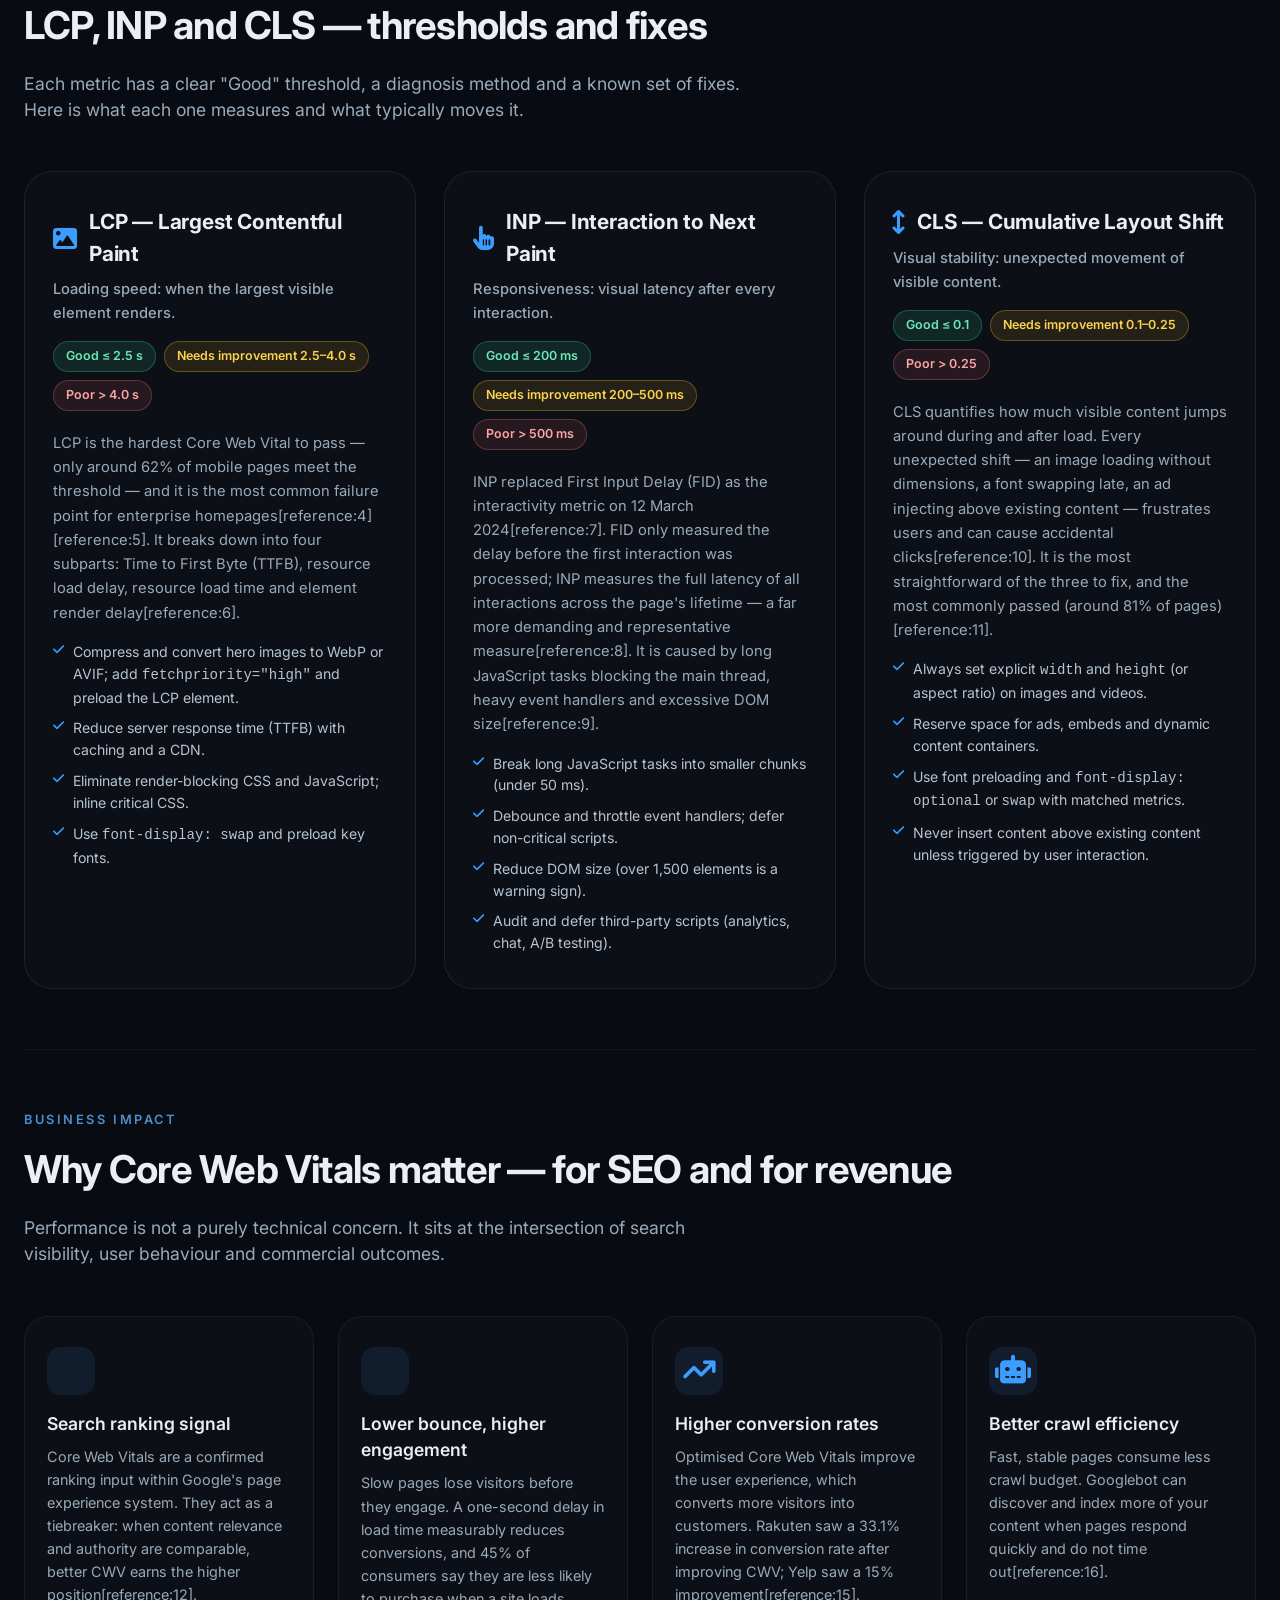
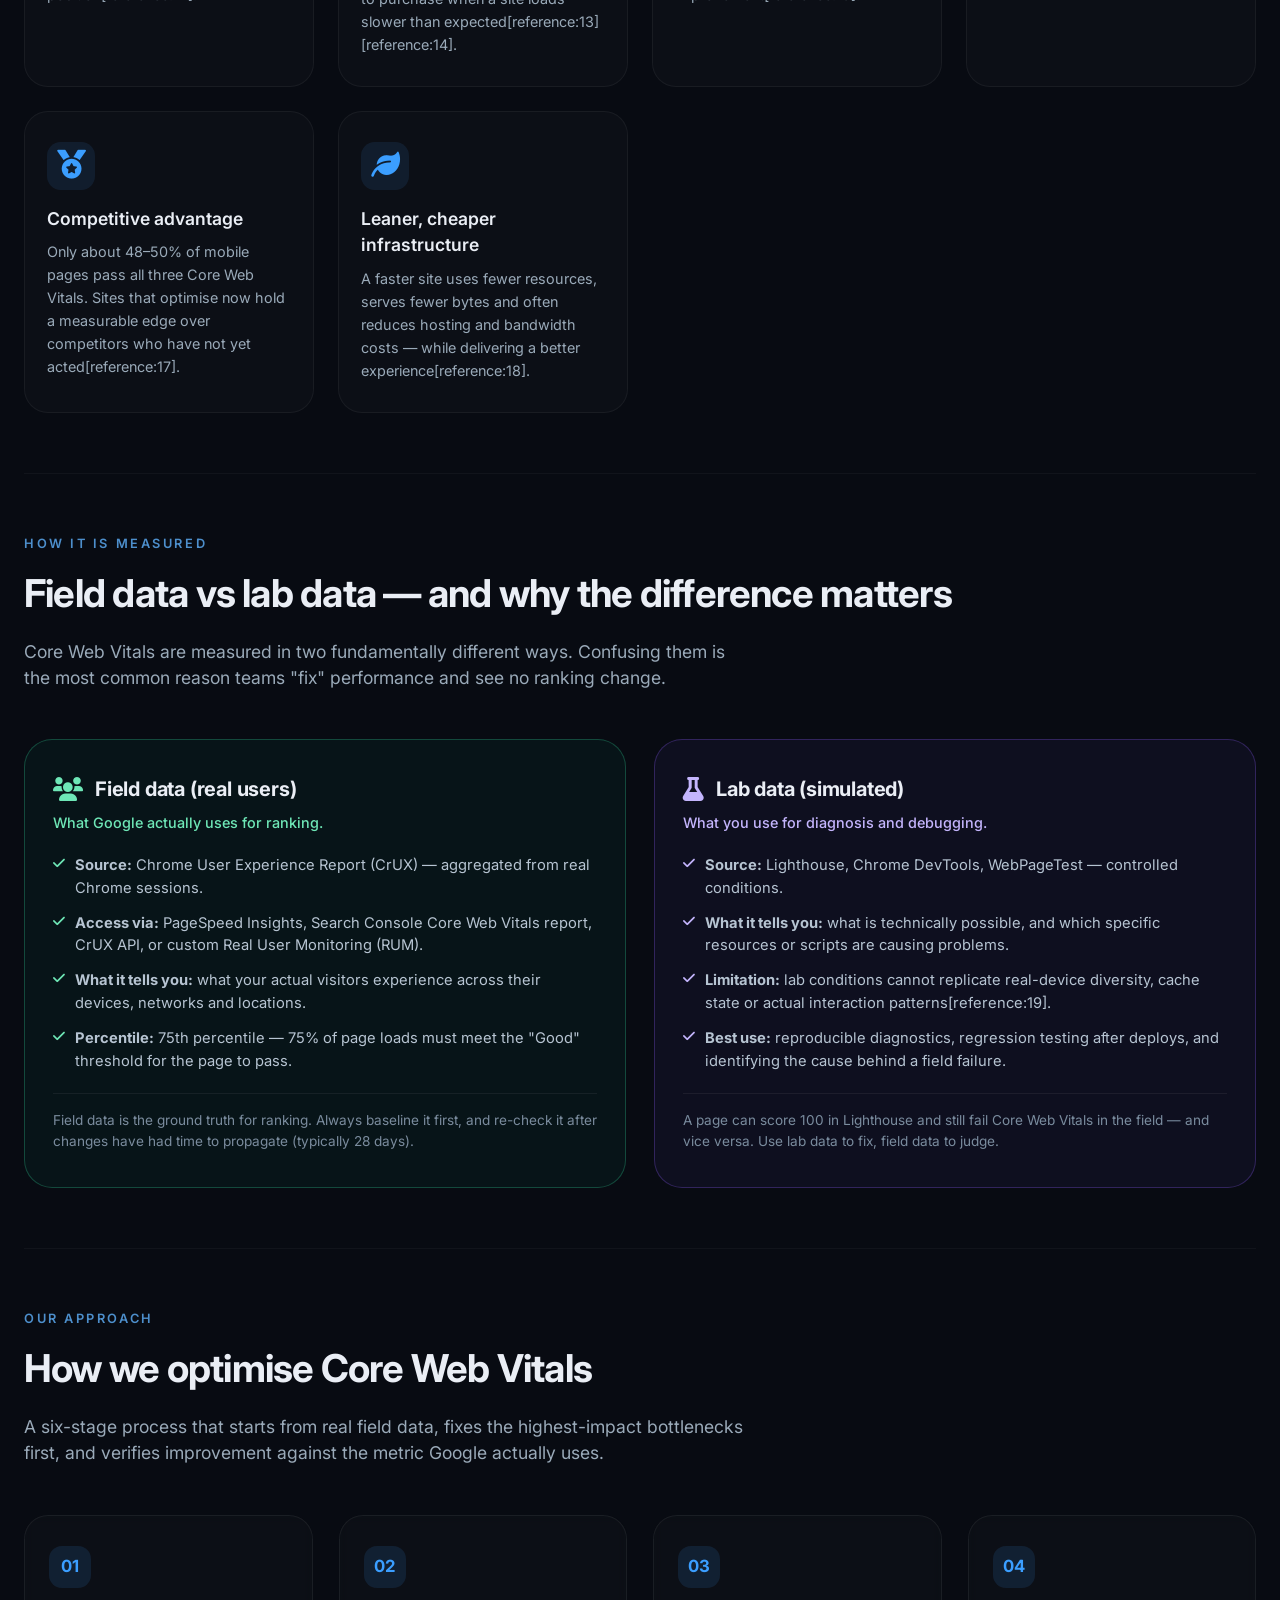
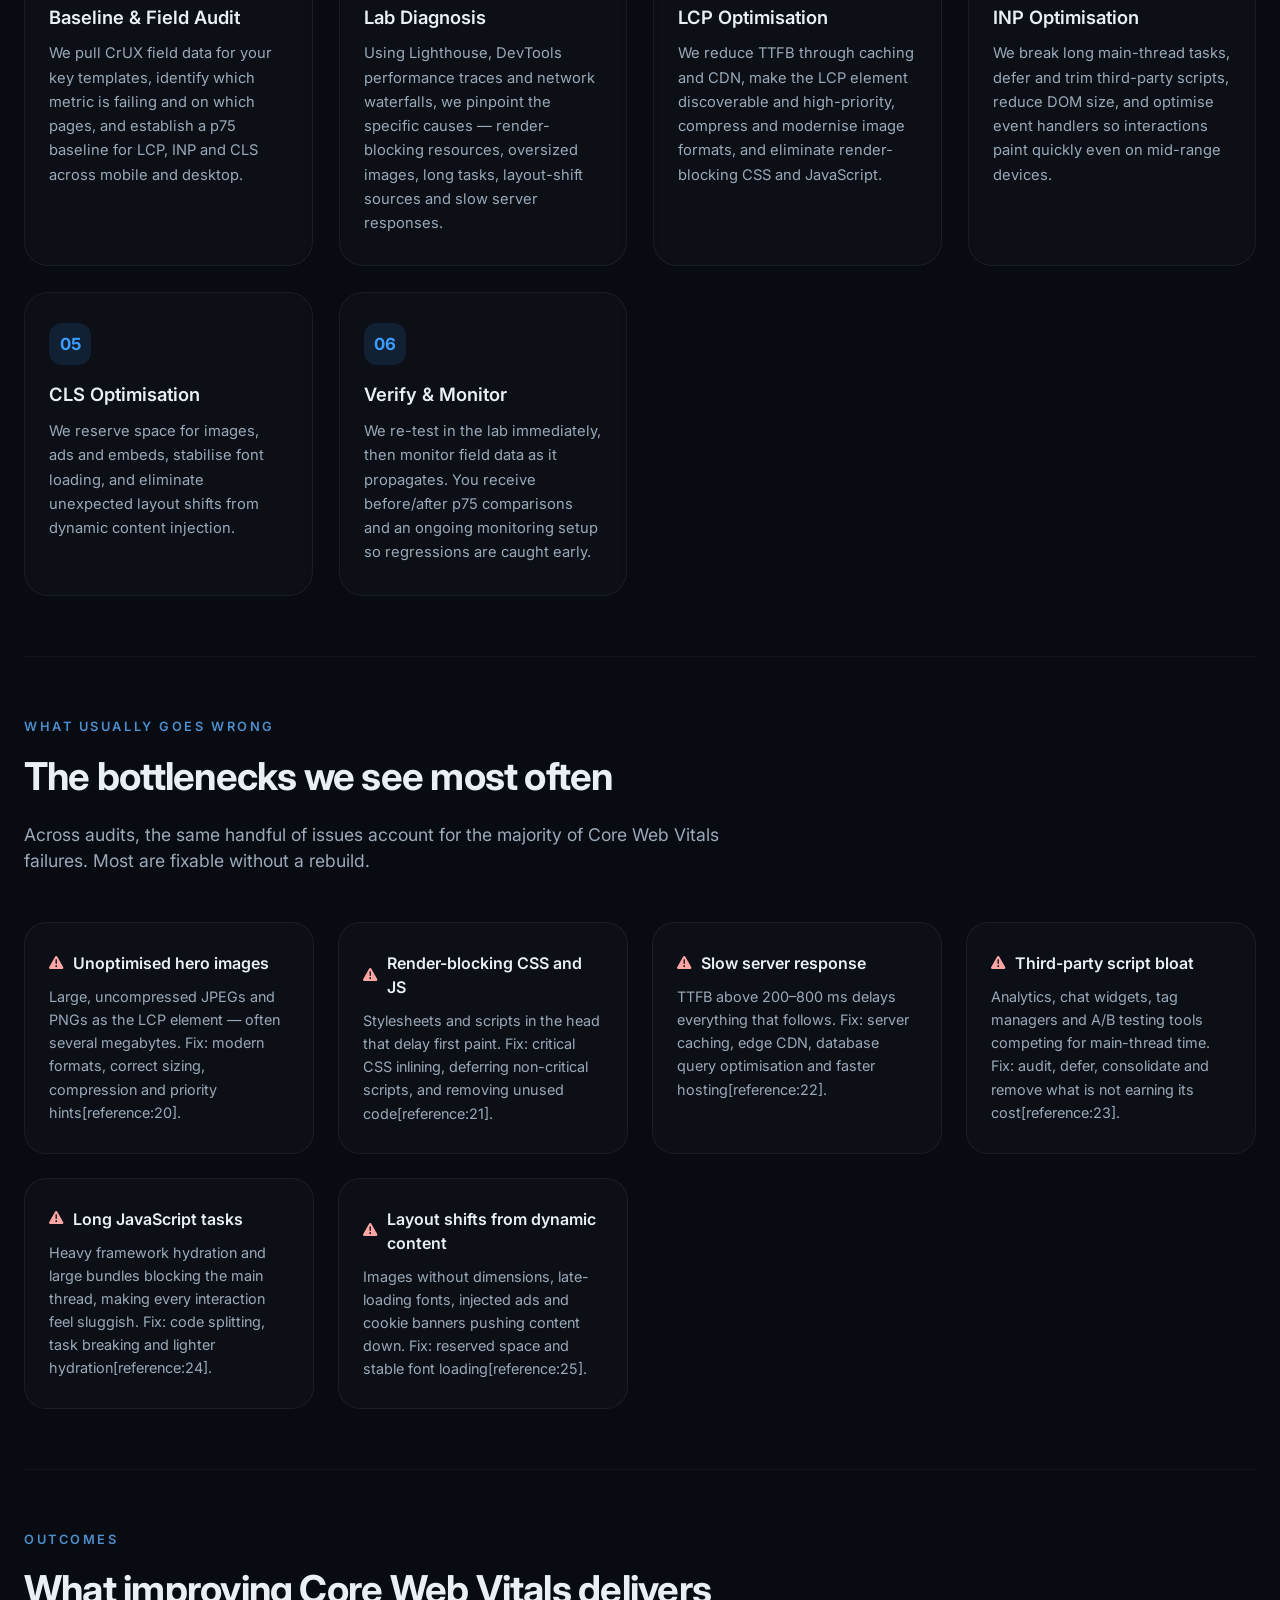
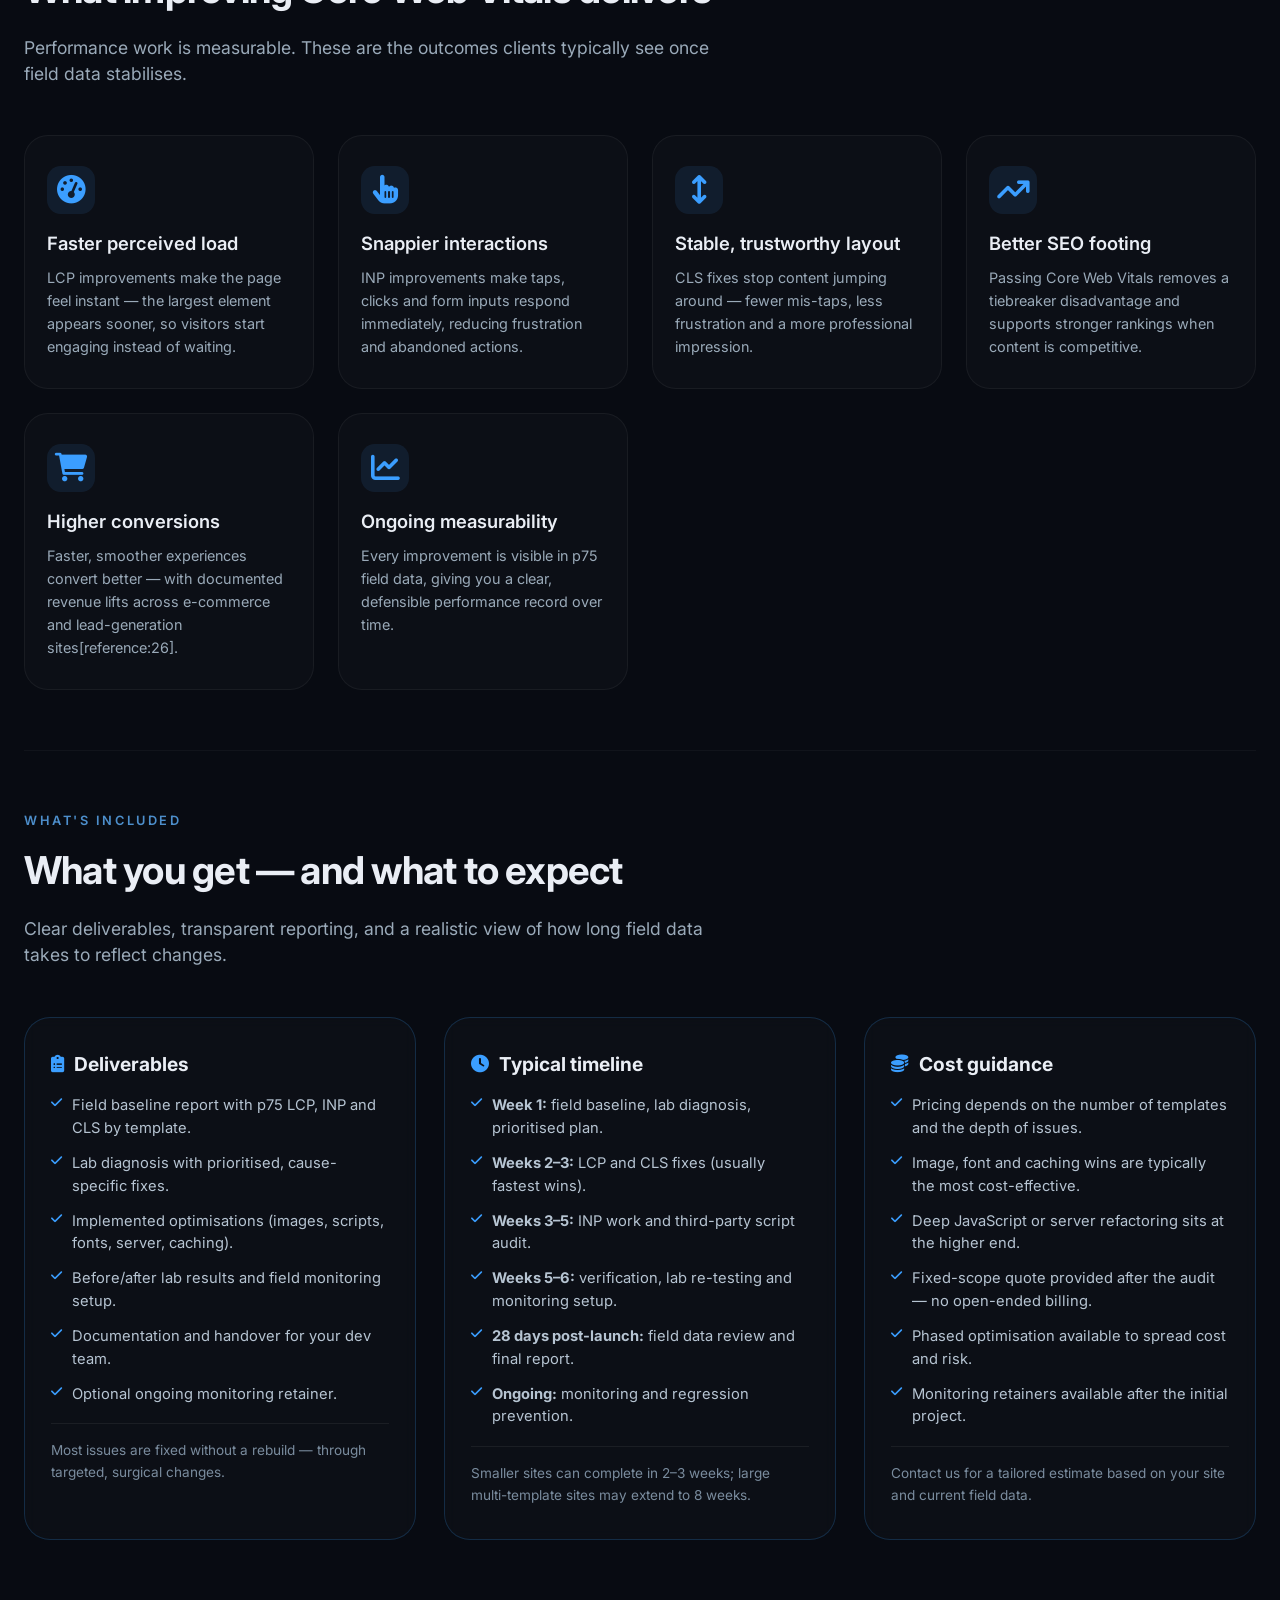
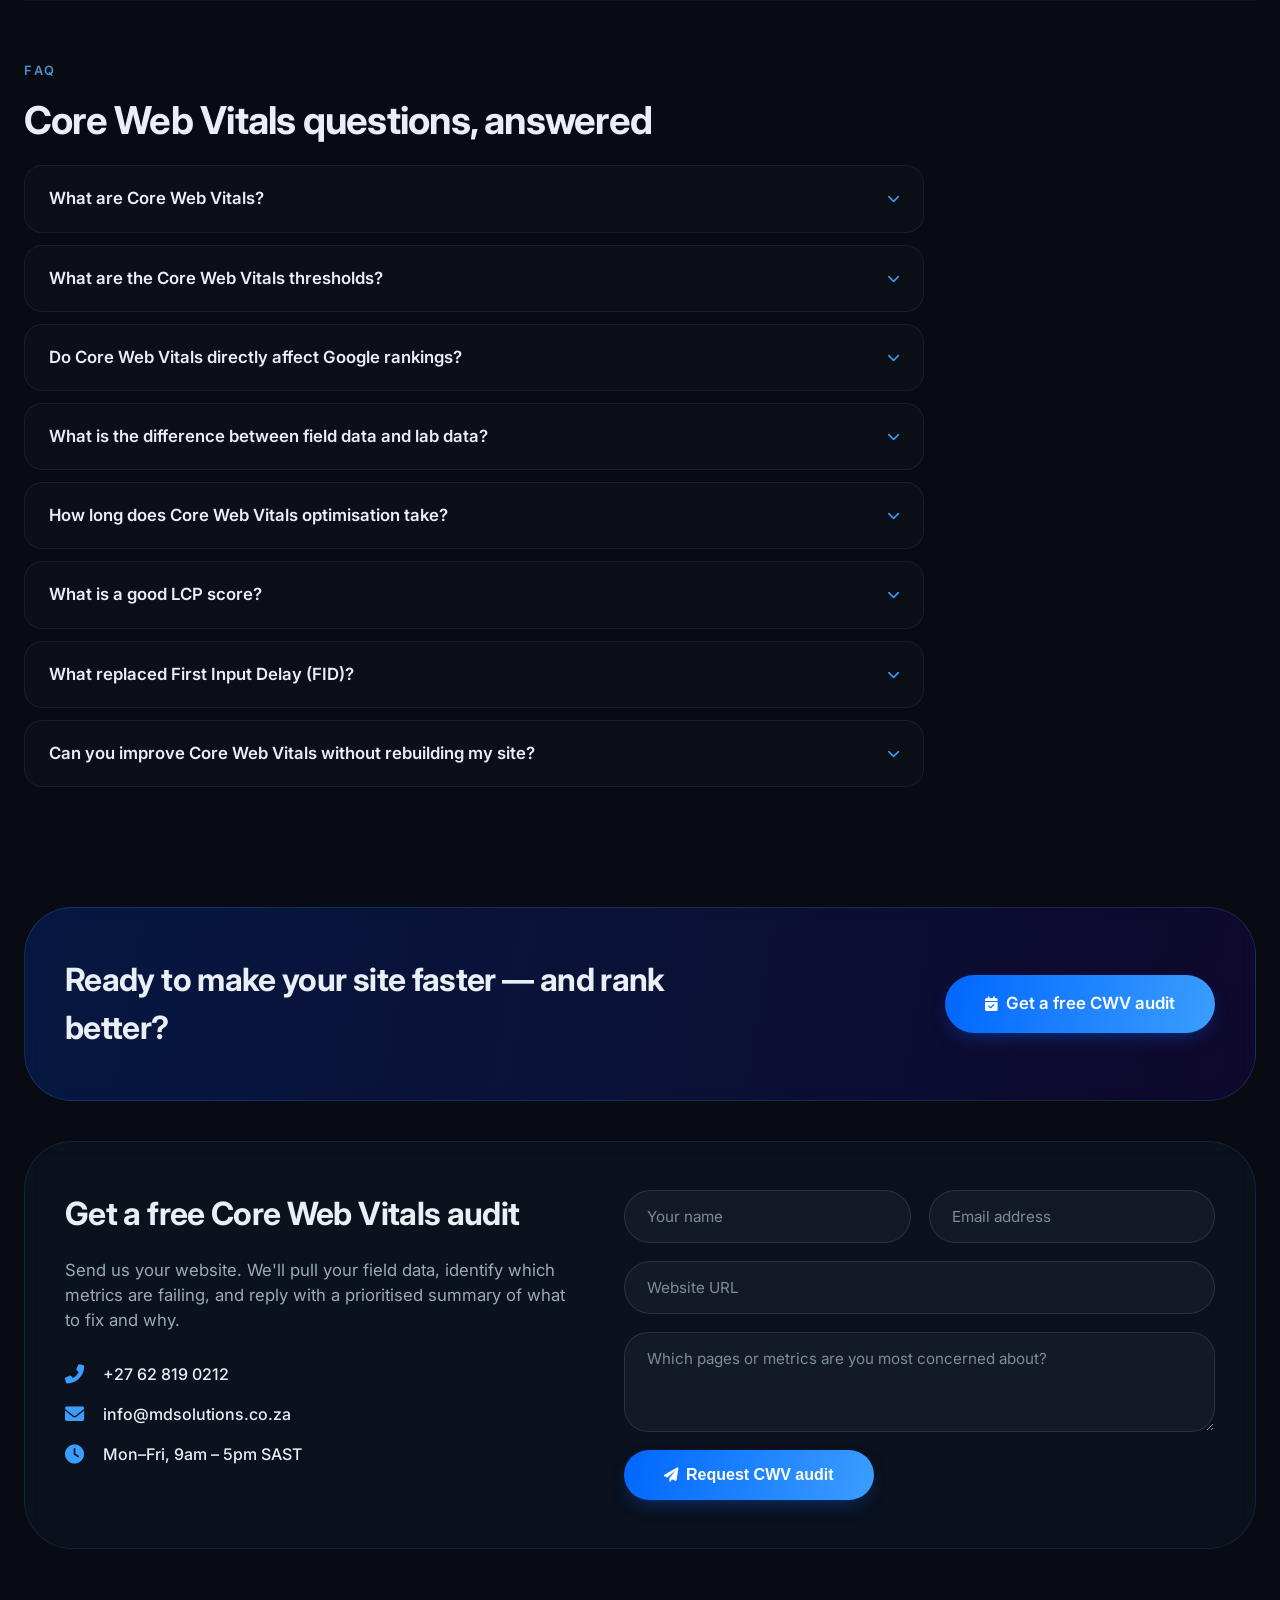
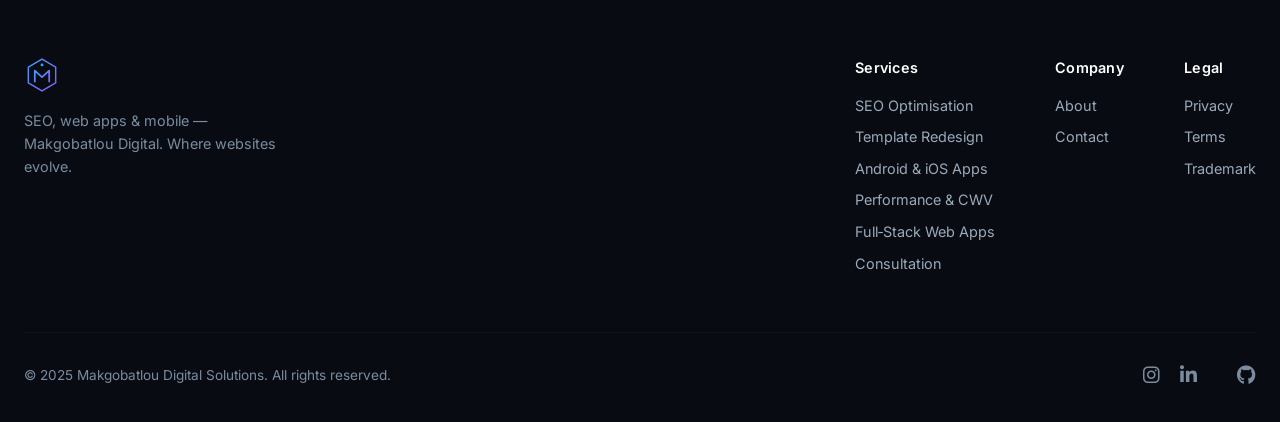
<file: performance-core-web-vitals.html>
<!DOCTYPE html>
<html lang="en">
<head>
  <meta charset="UTF-8">
  <meta name="viewport" content="width=device-width, initial-scale=1.0">

  <!-- ===== PRIMARY SEO ===== -->
  <title>M. D. SOLUTIONS | Performance &amp; Core Web Vitals — Speed, Stability &amp; Responsiveness </title>
  <meta name="description" content="Core Web Vitals explained in detail: LCP, INP and CLS thresholds, how Google measures them, and how we improve speed, stability and responsiveness to boost both user experience and SEO rankings.">
  <meta name="keywords" content="Core Web Vitals, LCP, INP, CLS, page speed optimisation, performance optimisation, Largest Contentful Paint, Interaction to Next Paint, Cumulative Layout Shift, Core Web Vitals South Africa">
  <meta name="author" content="Makgobatlou Digital Solutions">
  <meta name="robots" content="index, follow, max-image-preview:large, max-snippet:-1, max-video-preview:-1">
  <link rel="canonical" href="https://mdsolutions.co.za/performance-core-web-vitals.html">
    <link rel="stylesheet" href="style.css">
  <meta name="theme-color" content="#080B12">

  <!-- ===== OPEN GRAPH ===== -->
  <meta property="og:type" content="article">
  <meta property="og:site_name" content="Makgobatlou Digital Solutions">
  <meta property="og:title" content="Performance &amp; Core Web Vitals — Speed, Stability &amp; Responsiveness">
  <meta property="og:description" content="LCP, INP and CLS explained: thresholds, measurement, and how we optimise performance to improve user experience and search rankings simultaneously.">
  <meta property="og:url" content="https://mdsolutions.co.za/performance-core-web-vitals.html">
  <meta property="og:image" content="https://mdsolutions.co.za/assets/og-core-web-vitals.jpg">
  <meta property="og:image:width" content="1200">
  <meta property="og:image:height" content="630">
  <meta property="og:image:alt" content="Performance and Core Web Vitals optimisation by Makgobatlou Digital">
  <meta property="og:locale" content="en_ZA">

  <!-- ===== TWITTER CARD ===== -->
  <meta name="twitter:card" content="summary_large_image">
  <meta name="twitter:title" content="Performance &amp; Core Web Vitals — Speed, Stability &amp; Responsiveness">
  <meta name="twitter:description" content="LCP, INP and CLS explained — and how we optimise them for better UX and SEO.">
  <meta name="twitter:image" content="https://mdsolutions.co.za/assets/og-core-web-vitals.jpg">
  <meta name="twitter:image:alt" content="Core Web Vitals by Makgobatlou Digital">

  <!-- ===== FONTS & ICONS ===== -->
  <link rel="preconnect" href="https://fonts.googleapis.com">
  <link rel="preconnect" href="https://fonts.gstatic.com" crossorigin>
  <link href="https://fonts.googleapis.com/css2?family=Inter:opsz,wght@14..32,400;14..32,500;14..32,600;14..32,700;14..32,800&display=swap" rel="stylesheet">
  <link rel="stylesheet" href="https://cdnjs.cloudflare.com/ajax/libs/font-awesome/6.0.0-beta3/css/all.min.css">

  <!-- ===== STRUCTURED DATA ===== -->
  <script type="application/ld+json">
  {
    "@context": "https://schema.org",
    "@graph": [
      {
        "@type": "Organization",
        "@id": "https://mdsolutions.co.za/#organization",
        "name": "Makgobatlou Digital Solutions",
        "url": "https://mdsolutions.co.za/",
        "logo": "https://mdsolutions.co.za/assets/logo.png",
        "email": "info@mdsolutions.co.za",
        "telephone": "+27-62-819-0212"
      },
      {
        "@type": "WebSite",
        "@id": "https://mdsolutions.co.za/#website",
        "url": "https://mdsolutions.co.za/",
        "name": "Makgobatlou Digital Solutions",
        "publisher": { "@id": "https://mdsolutions.co.za/#organization" },
        "inLanguage": "en-ZA"
      },
      {
        "@type": "WebPage",
        "@id": "https://mdsolutions.co.za/performance-core-web-vitals.html#webpage",
        "url": "https://mdsolutions.co.za/performance-core-web-vitals.html",
        "name": "Performance & Core Web Vitals — Speed, Stability & Responsiveness",
        "description": "LCP, INP and CLS thresholds, measurement methodology, and optimisation services to improve user experience and SEO rankings.",
        "isPartOf": { "@id": "https://mdsolutions.co.za/#website" },
        "inLanguage": "en-ZA"
      },
      {
        "@type": "BreadcrumbList",
        "@id": "https://mdsolutions.co.za/performance-core-web-vitals.html#breadcrumb",
        "itemListElement": [
          { "@type": "ListItem", "position": 1, "name": "Home", "item": "https://mdsolutions.co.za/" },
          { "@type": "ListItem", "position": 2, "name": "Performance & Core Web Vitals", "item": "https://mdsolutions.co.za/performance-core-web-vitals.html" }
        ]
      },
      {
        "@type": "Service",
        "@id": "https://mdsolutions.co.za/performance-core-web-vitals.html#service",
        "name": "Performance & Core Web Vitals Optimisation",
        "serviceType": "Website Performance Optimisation",
        "provider": { "@id": "https://mdsolutions.co.za/#organization" },
        "url": "https://mdsolutions.co.za/performance-core-web-vitals.html",
        "description": "We audit and optimise Largest Contentful Paint (LCP), Interaction to Next Paint (INP) and Cumulative Layout Shift (CLS) — improving page speed, stability and responsiveness for better user experience and stronger SEO rankings.",
        "areaServed": "ZA",
        "hasOfferCatalog": {
          "@type": "OfferCatalog",
          "name": "Core Web Vitals Optimisation Services",
          "itemListElement": [
            { "@type": "Offer", "itemOffered": { "@type": "Service", "name": "Core Web Vitals Audit" } },
            { "@type": "Offer", "itemOffered": { "@type": "Service", "name": "LCP Optimisation" } },
            { "@type": "Offer", "itemOffered": { "@type": "Service", "name": "INP Optimisation" } },
            { "@type": "Offer", "itemOffered": { "@type": "Service", "name": "CLS Optimisation" } },
            { "@type": "Offer", "itemOffered": { "@type": "Service", "name": "Server & Delivery Optimisation" } },
            { "@type": "Offer", "itemOffered": { "@type": "Service", "name": "Field Data Monitoring & Reporting" } }
          ]
        }
      },
      {
        "@type": "FAQPage",
        "@id": "https://mdsolutions.co.za/performance-core-web-vitals.html#faq",
        "mainEntity": [
          {
            "@type": "Question",
            "name": "What are Core Web Vitals?",
            "acceptedAnswer": { "@type": "Answer", "text": "Core Web Vitals are three specific metrics Google uses to measure real user experience on a web page: Largest Contentful Paint (LCP) for loading speed, Interaction to Next Paint (INP) for responsiveness, and Cumulative Layout Shift (CLS) for visual stability. Each is assessed at the 75th percentile of real Chrome user data." }
          },
          {
            "@type": "Question",
            "name": "What are the Core Web Vitals thresholds?",
            "acceptedAnswer": { "@type": "Answer", "text": "For a 'Good' rating: LCP must be 2.5 seconds or less, INP must be 200 milliseconds or less, and CLS must be 0.1 or less. 'Needs Improvement' ranges are LCP 2.5–4.0s, INP 200–500ms and CLS 0.1–0.25. 'Poor' is LCP above 4.0s, INP above 500ms and CLS above 0.25." }
          },
          {
            "@type": "Question",
            "name": "Do Core Web Vitals directly affect Google rankings?",
            "acceptedAnswer": { "@type": "Answer", "text": "Core Web Vitals are a confirmed ranking signal within Google's page experience system, but they are best understood as a tiebreaker: they matter most when competing pages have similar content relevance and authority. Poor Core Web Vitals also indirectly hurt rankings by increasing bounce rates, reducing engagement and wasting crawl budget." }
          },
          {
            "@type": "Question",
            "name": "What is the difference between field data and lab data?",
            "acceptedAnswer": { "@type": "Answer", "text": "Field data comes from real users (Chrome User Experience Report / CrUX) and is what Google uses for ranking. Lab data comes from controlled tools like Lighthouse and is used for debugging. A page can score well in Lighthouse but still fail Core Web Vitals in the field because of real-device conditions, third-party scripts and network variability." }
          },
          {
            "@type": "Question",
            "name": "How long does Core Web Vitals optimisation take?",
            "acceptedAnswer": { "@type": "Answer", "text": "Most optimisation projects take 2 to 6 weeks depending on the size of the site and the severity of the issues. Quick wins such as image compression and render-blocking fixes can show results within days; deeper work such as JavaScript refactoring and server architecture improvements takes longer." }
          },
          {
            "@type": "Question",
            "name": "What is a good LCP score?",
            "acceptedAnswer": { "@type": "Answer", "text": "A good LCP is 2.5 seconds or less at the 75th percentile. LCP is typically the hardest Core Web Vital to pass — only around 62% of mobile pages meet the threshold — and it is usually caused by slow server response, unoptimised hero images, render-blocking resources or late-discovered LCP elements." }
          },
          {
            "@type": "Question",
            "name": "What replaced First Input Delay (FID)?",
            "acceptedAnswer": { "@type": "Answer", "text": "Interaction to Next Paint (INP) replaced First Input Delay (FID) as the responsiveness Core Web Vital on 12 March 2024. FID only measured the delay before the first interaction was processed; INP measures the full latency of all interactions across the page's lifetime, making it a more demanding and more representative metric." }
          },
          {
            "@type": "Question",
            "name": "Can you improve Core Web Vitals without rebuilding my site?",
            "acceptedAnswer": { "@type": "Answer", "text": "In most cases, yes. The majority of Core Web Vitals issues are fixable through targeted changes: image compression and modern formats, font loading strategy, deferring non-critical JavaScript, reserving space for dynamic content, improving server response and adding caching or a CDN. A full rebuild is rarely required." }
          }
        ]
      }
    ]
  }
  </script>

 
</head>
<body>
  <div class="bg-glow" aria-hidden="true"></div>

  <!-- ===== HEADER ===== -->
  <header>
    <div class="container">
      <nav class="navbar" aria-label="Primary navigation">
        <a href="index.html" class="logo" aria-label="Makgobatlou Digital Solutions home">
          <div class="logo-mark">
            <svg width="42" height="42" viewBox="0 0 100 100" fill="none" xmlns="http://www.w3.org/2000/svg" role="img" aria-label="Makgobatlou Digital logo">
              <defs>
                <linearGradient id="logoGrad" x1="0%" y1="0%" x2="100%" y2="100%">
                  <stop offset="0%" stop-color="#3B9EFF" />
                  <stop offset="100%" stop-color="#8B5CF6" />
                </linearGradient>
                <linearGradient id="logoGrad2" x1="100%" y1="0%" x2="0%" y2="100%">
                  <stop offset="0%" stop-color="#00D4FF" />
                  <stop offset="100%" stop-color="#A855F7" />
                </linearGradient>
              </defs>
              <path d="M50 6 L88 28 L88 72 L50 94 L12 72 L12 28 Z" stroke="url(#logoGrad)" stroke-width="4" fill="none" opacity="0.9"/>
              <path d="M30 68 L30 38 L50 56 L70 38 L70 68" stroke="url(#logoGrad2)" stroke-width="5" stroke-linecap="round" stroke-linejoin="round" fill="none"/>
              <circle cx="50" cy="22" r="5" fill="#3B9EFF" />
              <circle cx="50" cy="78" r="5" fill="#8B5CF6" />
            </svg>
          </div>
          <div class="logo-text">
            M. D. SOLUTIONS (PTY) LTD
          </div>
        </a>
        <div class="nav-links">
          <a href="index.html#services">Services</a>
          <a href="seo-optimisation.html">SEO</a>
          <a href="template-redesign.html">Redesign</a>
          <a href="mobile-apps.html">Mobile Apps</a>
          <a href="performance-core-web-vitals.html">Performance</a>
          <a href="index.html#contact">Contact</a>
        </div>
        <a href="index.html#contact" class="btn-outline">Get in touch</a>
      </nav>
    </div>
  </header>

  <main>
    <!-- ===== HERO ===== -->
    <div class="container">
      <section class="cwv-hero" aria-labelledby="cwv-hero-title">
        <div class="cwv-hero-content">
          <div class="cwv-hero-badge">
            <i class="fas fa-gauge-high" aria-hidden="true" style="margin-right: 6px;"></i> Performance &amp; Core Web Vitals — in detail
          </div>
          <h1 class="cwv-hero-title" id="cwv-hero-title">
            <span class="gradient-text">Speed. Stability.</span><br>
            Responsiveness.
          </h1>
          <p class="cwv-hero-desc">
            Core Web Vitals are Google's three metrics for measuring real user experience: loading speed (LCP), interactivity (INP) and visual stability (CLS). We audit, diagnose and fix all three — improving how your site feels to visitors <em>and</em> how it performs in search.
          </p>
          <div class="hero-buttons">
            <a href="#consult" class="btn-primary"><i class="fas fa-calendar-check" aria-hidden="true"></i> Get a free CWV audit</a>
            <a href="#metrics" class="btn-secondary"><i class="fas fa-chart-simple" aria-hidden="true"></i> Understand the metrics</a>
          </div>
        </div>
        <div class="cwv-hero-visual">
          <svg class="cwv-hero-svg" viewBox="0 0 400 400" fill="none" xmlns="http://www.w3.org/2000/svg" role="img" aria-label="Illustration of Core Web Vitals metrics: loading speed, interactivity and visual stability">
            <defs>
              <linearGradient id="cwvGrad1" x1="0" y1="0" x2="1" y2="1">
                <stop offset="0%" stop-color="#0066FF" stop-opacity="0.7"/>
                <stop offset="100%" stop-color="#8B5CF6" stop-opacity="0.2"/>
              </linearGradient>
              <linearGradient id="cwvGrad2" x1="1" y1="0" x2="0" y2="1">
                <stop offset="0%" stop-color="#00D4FF" stop-opacity="0.5"/>
                <stop offset="100%" stop-color="#A855F7" stop-opacity="0.1"/>
              </linearGradient>
            </defs>
            <circle cx="200" cy="200" r="150" stroke="url(#cwvGrad1)" stroke-width="1.5" fill="none" stroke-dasharray="4 8"/>
            <circle cx="200" cy="200" r="105" stroke="url(#cwvGrad2)" stroke-width="1.2" fill="none" opacity="0.6"/>
            <!-- three metric nodes -->
            <circle cx="200" cy="78" r="34" stroke="#3B9EFF" stroke-width="2.2" fill="rgba(0,90,255,0.08)"/>
            <text x="200" y="75" text-anchor="middle" fill="#8BCBFF" font-family="Inter, sans-serif" font-weight="700" font-size="12">LCP</text>
            <text x="200" y="90" text-anchor="middle" fill="#7A8C9E" font-family="Inter, sans-serif" font-weight="500" font-size="8">≤2.5s</text>

            <circle cx="118" cy="248" r="34" stroke="#00D4FF" stroke-width="2.2" fill="rgba(0,212,255,0.06)"/>
            <text x="118" y="245" text-anchor="middle" fill="#00D4FF" font-family="Inter, sans-serif" font-weight="700" font-size="12">INP</text>
            <text x="118" y="260" text-anchor="middle" fill="#7A8C9E" font-family="Inter, sans-serif" font-weight="500" font-size="8">≤200ms</text>

            <circle cx="282" cy="248" r="34" stroke="#8B5CF6" stroke-width="2.2" fill="rgba(120,80,255,0.08)"/>
            <text x="282" y="245" text-anchor="middle" fill="#C4B5FD" font-family="Inter, sans-serif" font-weight="700" font-size="12">CLS</text>
            <text x="282" y="260" text-anchor="middle" fill="#7A8C9E" font-family="Inter, sans-serif" font-weight="500" font-size="8">≤0.1</text>

            <!-- connecting triangle lines -->
            <path d="M200 112 L150 220 M200 112 L250 220 M150 220 L250 220" stroke="#4D8FCC" stroke-width="1.2" opacity="0.35" stroke-dasharray="3 5"/>
            <!-- centre check -->
            <circle cx="200" cy="200" r="16" fill="#3B9EFF" opacity="0.9"/>
            <path d="M193 200 L198 205 L208 194" stroke="#080B12" stroke-width="2.4" stroke-linecap="round" stroke-linejoin="round" fill="none"/>
          </svg>
        </div>
      </section>
    </div>

    <!-- ===== WHAT ARE CORE WEB VITALS ===== -->
    <div class="container">
      <section class="intro-section" aria-labelledby="intro-title">
        <div class="section-label">the definition</div>
        <h2 class="section-title" id="intro-title">What are Core Web Vitals?</h2>
        <div class="intro-grid">
          <div class="intro-text">
            <p>
              <strong>Core Web Vitals are three specific metrics Google uses to quantify real user experience on a web page.</strong> They are not lab simulations and not vanity speed scores — they are measured from actual Chrome sessions across thousands of real devices, networks and locations, aggregated at the 75th percentile[reference:0]. In other words: they reflect what most of your visitors actually experience, not what a fast machine on a fast connection sees.
            </p>
            <p>
              The three metrics cover three distinct dimensions of experience. <strong>Largest Contentful Paint (LCP)</strong> measures loading speed — when the largest visible element (usually a hero image or main heading) finishes rendering. <strong>Interaction to Next Paint (INP)</strong> measures responsiveness — how quickly the page visually responds after a click, tap or key press. <strong>Cumulative Layout Shift (CLS)</strong> measures visual stability — how much visible content moves unexpectedly during loading[reference:1].
            </p>
            <p>
              Together they form the page experience layer of Google's ranking systems. They do not replace content relevance or authority — but when two pages compete for the same query with comparable content, the one delivering better Core Web Vitals consistently earns the higher position[reference:2]. Poor performance also hurts indirectly: slower pages increase bounce rates, reduce engagement and consume more crawl budget[reference:3].
            </p>
            <p>
              The practical implication is straightforward: <strong>Core Web Vitals are simultaneously a user experience problem and an SEO problem</strong>. Fixing them improves both at once — which is why they sit at the centre of any serious performance programme.
            </p>
          </div>
          <aside class="intro-aside" aria-label="At a glance">
            <h3><i class="fas fa-bolt" aria-hidden="true" style="margin-right:8px;"></i>At a glance</h3>
            <ul>
              <li><i class="fas fa-check" aria-hidden="true"></i><span><strong>LCP:</strong> loading speed — good at ≤ 2.5 s.</span></li>
              <li><i class="fas fa-check" aria-hidden="true"></i><span><strong>INP:</strong> responsiveness — good at ≤ 200 ms.</span></li>
              <li><i class="fas fa-check" aria-hidden="true"></i><span><strong>CLS:</strong> visual stability — good at ≤ 0.1.</span></li>
              <li><i class="fas fa-check" aria-hidden="true"></i><span><strong>Measured:</strong> 75th percentile of real Chrome users (field data).</span></li>
              <li><i class="fas fa-check" aria-hidden="true"></i><span><strong>Ranking role:</strong> a tiebreaker within page experience — not a replacement for content quality.</span></li>
            </ul>
          </aside>
        </div>
      </section>
    </div>

    <!-- ===== THE THREE METRICS ===== -->
    <div class="container" id="metrics">
      <section class="metrics-section" aria-labelledby="metrics-title">
        <div class="section-label">the three metrics</div>
        <h2 class="section-title" id="metrics-title">LCP, INP and CLS — thresholds and fixes</h2>
        <p class="section-subtitle">
          Each metric has a clear "Good" threshold, a diagnosis method and a known set of fixes. Here is what each one measures and what typically moves it.
        </p>
        <div class="metrics-grid">
          <article class="metric-card">
            <div class="metric-head">
              <i class="fas fa-image" aria-hidden="true"></i>
              <h3>LCP — Largest Contentful Paint</h3>
            </div>
            <p class="metric-sub">Loading speed: when the largest visible element renders.</p>
            <div class="metric-thresholds">
              <span class="threshold good">Good ≤ 2.5 s</span>
              <span class="threshold mid">Needs improvement 2.5–4.0 s</span>
              <span class="threshold poor">Poor &gt; 4.0 s</span>
            </div>
            <p>LCP is the hardest Core Web Vital to pass — only around 62% of mobile pages meet the threshold — and it is the most common failure point for enterprise homepages[reference:4][reference:5]. It breaks down into four subparts: Time to First Byte (TTFB), resource load delay, resource load time and element render delay[reference:6].</p>
            <ul class="metric-fixes">
              <li><i class="fas fa-check" aria-hidden="true"></i><span>Compress and convert hero images to WebP or AVIF; add <code>fetchpriority="high"</code> and preload the LCP element.</span></li>
              <li><i class="fas fa-check" aria-hidden="true"></i><span>Reduce server response time (TTFB) with caching and a CDN.</span></li>
              <li><i class="fas fa-check" aria-hidden="true"></i><span>Eliminate render-blocking CSS and JavaScript; inline critical CSS.</span></li>
              <li><i class="fas fa-check" aria-hidden="true"></i><span>Use <code>font-display: swap</code> and preload key fonts.</span></li>
            </ul>
          </article>

          <article class="metric-card">
            <div class="metric-head">
              <i class="fas fa-hand-pointer" aria-hidden="true"></i>
              <h3>INP — Interaction to Next Paint</h3>
            </div>
            <p class="metric-sub">Responsiveness: visual latency after every interaction.</p>
            <div class="metric-thresholds">
              <span class="threshold good">Good ≤ 200 ms</span>
              <span class="threshold mid">Needs improvement 200–500 ms</span>
              <span class="threshold poor">Poor &gt; 500 ms</span>
            </div>
            <p>INP replaced First Input Delay (FID) as the interactivity metric on 12 March 2024[reference:7]. FID only measured the delay before the first interaction was processed; INP measures the full latency of all interactions across the page's lifetime — a far more demanding and representative measure[reference:8]. It is caused by long JavaScript tasks blocking the main thread, heavy event handlers and excessive DOM size[reference:9].</p>
            <ul class="metric-fixes">
              <li><i class="fas fa-check" aria-hidden="true"></i><span>Break long JavaScript tasks into smaller chunks (under 50 ms).</span></li>
              <li><i class="fas fa-check" aria-hidden="true"></i><span>Debounce and throttle event handlers; defer non-critical scripts.</span></li>
              <li><i class="fas fa-check" aria-hidden="true"></i><span>Reduce DOM size (over 1,500 elements is a warning sign).</span></li>
              <li><i class="fas fa-check" aria-hidden="true"></i><span>Audit and defer third-party scripts (analytics, chat, A/B testing).</span></li>
            </ul>
          </article>

          <article class="metric-card">
            <div class="metric-head">
              <i class="fas fa-arrows-up-down" aria-hidden="true"></i>
              <h3>CLS — Cumulative Layout Shift</h3>
            </div>
            <p class="metric-sub">Visual stability: unexpected movement of visible content.</p>
            <div class="metric-thresholds">
              <span class="threshold good">Good ≤ 0.1</span>
              <span class="threshold mid">Needs improvement 0.1–0.25</span>
              <span class="threshold poor">Poor &gt; 0.25</span>
            </div>
            <p>CLS quantifies how much visible content jumps around during and after load. Every unexpected shift — an image loading without dimensions, a font swapping late, an ad injecting above existing content — frustrates users and can cause accidental clicks[reference:10]. It is the most straightforward of the three to fix, and the most commonly passed (around 81% of pages)[reference:11].</p>
            <ul class="metric-fixes">
              <li><i class="fas fa-check" aria-hidden="true"></i><span>Always set explicit <code>width</code> and <code>height</code> (or aspect ratio) on images and videos.</span></li>
              <li><i class="fas fa-check" aria-hidden="true"></i><span>Reserve space for ads, embeds and dynamic content containers.</span></li>
              <li><i class="fas fa-check" aria-hidden="true"></i><span>Use font preloading and <code>font-display: optional</code> or <code>swap</code> with matched metrics.</span></li>
              <li><i class="fas fa-check" aria-hidden="true"></i><span>Never insert content above existing content unless triggered by user interaction.</span></li>
            </ul>
          </article>
        </div>
      </section>
    </div>

    <!-- ===== WHY IT MATTERS ===== -->
    <div class="container">
      <section class="why-section" aria-labelledby="why-title">
        <div class="section-label">business impact</div>
        <h2 class="section-title" id="why-title">Why Core Web Vitals matter — for SEO and for revenue</h2>
        <p class="section-subtitle">
          Performance is not a purely technical concern. It sits at the intersection of search visibility, user behaviour and commercial outcomes.
        </p>
        <div class="why-grid">
          <article class="why-card">
            <div class="why-icon"><i class="fas fa-magnifying-glass-chart" aria-hidden="true"></i></div>
            <h3>Search ranking signal</h3>
            <p>Core Web Vitals are a confirmed ranking input within Google's page experience system. They act as a tiebreaker: when content relevance and authority are comparable, better CWV earns the higher position[reference:12].</p>
          </article>
          <article class="why-card">
            <div class="why-icon"><i class="fas fa-person-walking-arrow-right" aria-hidden="true"></i></div>
            <h3>Lower bounce, higher engagement</h3>
            <p>Slow pages lose visitors before they engage. A one-second delay in load time measurably reduces conversions, and 45% of consumers say they are less likely to purchase when a site loads slower than expected[reference:13][reference:14].</p>
          </article>
          <article class="why-card">
            <div class="why-icon"><i class="fas fa-arrow-trend-up" aria-hidden="true"></i></div>
            <h3>Higher conversion rates</h3>
            <p>Optimised Core Web Vitals improve the user experience, which converts more visitors into customers. Rakuten saw a 33.1% increase in conversion rate after improving CWV; Yelp saw a 15% improvement[reference:15].</p>
          </article>
          <article class="why-card">
            <div class="why-icon"><i class="fas fa-robot" aria-hidden="true"></i></div>
            <h3>Better crawl efficiency</h3>
            <p>Fast, stable pages consume less crawl budget. Googlebot can discover and index more of your content when pages respond quickly and do not time out[reference:16].</p>
          </article>
          <article class="why-card">
            <div class="why-icon"><i class="fas fa-medal" aria-hidden="true"></i></div>
            <h3>Competitive advantage</h3>
            <p>Only about 48–50% of mobile pages pass all three Core Web Vitals. Sites that optimise now hold a measurable edge over competitors who have not yet acted[reference:17].</p>
          </article>
          <article class="why-card">
            <div class="why-icon"><i class="fas fa-leaf" aria-hidden="true"></i></div>
            <h3>Leaner, cheaper infrastructure</h3>
            <p>A faster site uses fewer resources, serves fewer bytes and often reduces hosting and bandwidth costs — while delivering a better experience[reference:18].</p>
          </article>
        </div>
      </section>
    </div>

    <!-- ===== MEASUREMENT ===== -->
    <div class="container">
      <section class="measure-section" aria-labelledby="measure-title">
        <div class="section-label">how it is measured</div>
        <h2 class="section-title" id="measure-title">Field data vs lab data — and why the difference matters</h2>
        <p class="section-subtitle">
          Core Web Vitals are measured in two fundamentally different ways. Confusing them is the most common reason teams "fix" performance and see no ranking change.
        </p>
        <div class="measure-grid">
          <article class="measure-card field">
            <div class="measure-head">
              <i class="fas fa-users" aria-hidden="true"></i>
              <h3>Field data (real users)</h3>
            </div>
            <p class="measure-tagline">What Google actually uses for ranking.</p>
            <ul class="measure-list">
              <li><i class="fas fa-check" aria-hidden="true"></i><span><strong>Source:</strong> Chrome User Experience Report (CrUX) — aggregated from real Chrome sessions.</span></li>
              <li><i class="fas fa-check" aria-hidden="true"></i><span><strong>Access via:</strong> PageSpeed Insights, Search Console Core Web Vitals report, CrUX API, or custom Real User Monitoring (RUM).</span></li>
              <li><i class="fas fa-check" aria-hidden="true"></i><span><strong>What it tells you:</strong> what your actual visitors experience across their devices, networks and locations.</span></li>
              <li><i class="fas fa-check" aria-hidden="true"></i><span><strong>Percentile:</strong> 75th percentile — 75% of page loads must meet the "Good" threshold for the page to pass.</span></li>
            </ul>
            <div class="measure-note">Field data is the ground truth for ranking. Always baseline it first, and re-check it after changes have had time to propagate (typically 28 days).</div>
          </article>
          <article class="measure-card lab">
            <div class="measure-head">
              <i class="fas fa-flask" aria-hidden="true"></i>
              <h3>Lab data (simulated)</h3>
            </div>
            <p class="measure-tagline">What you use for diagnosis and debugging.</p>
            <ul class="measure-list">
              <li><i class="fas fa-check" aria-hidden="true"></i><span><strong>Source:</strong> Lighthouse, Chrome DevTools, WebPageTest — controlled conditions.</span></li>
              <li><i class="fas fa-check" aria-hidden="true"></i><span><strong>What it tells you:</strong> what is technically possible, and which specific resources or scripts are causing problems.</span></li>
              <li><i class="fas fa-check" aria-hidden="true"></i><span><strong>Limitation:</strong> lab conditions cannot replicate real-device diversity, cache state or actual interaction patterns[reference:19].</span></li>
              <li><i class="fas fa-check" aria-hidden="true"></i><span><strong>Best use:</strong> reproducible diagnostics, regression testing after deploys, and identifying the cause behind a field failure.</span></li>
            </ul>
            <div class="measure-note">A page can score 100 in Lighthouse and still fail Core Web Vitals in the field — and vice versa. Use lab data to fix, field data to judge.</div>
          </article>
        </div>
      </section>
    </div>

    <!-- ===== PROCESS ===== -->
    <div class="container" id="process">
      <section class="process-section" aria-labelledby="process-title">
        <div class="section-label">our approach</div>
        <h2 class="section-title" id="process-title">How we optimise Core Web Vitals</h2>
        <p class="section-subtitle">
          A six-stage process that starts from real field data, fixes the highest-impact bottlenecks first, and verifies improvement against the metric Google actually uses.
        </p>
        <div class="process-grid">
          <article class="process-card">
            <div class="process-number" aria-hidden="true">01</div>
            <h3>Baseline &amp; Field Audit</h3>
            <p>We pull CrUX field data for your key templates, identify which metric is failing and on which pages, and establish a p75 baseline for LCP, INP and CLS across mobile and desktop.</p>
          </article>
          <article class="process-card">
            <div class="process-number" aria-hidden="true">02</div>
            <h3>Lab Diagnosis</h3>
            <p>Using Lighthouse, DevTools performance traces and network waterfalls, we pinpoint the specific causes — render-blocking resources, oversized images, long tasks, layout-shift sources and slow server responses.</p>
          </article>
          <article class="process-card">
            <div class="process-number" aria-hidden="true">03</div>
            <h3>LCP Optimisation</h3>
            <p>We reduce TTFB through caching and CDN, make the LCP element discoverable and high-priority, compress and modernise image formats, and eliminate render-blocking CSS and JavaScript.</p>
          </article>
          <article class="process-card">
            <div class="process-number" aria-hidden="true">04</div>
            <h3>INP Optimisation</h3>
            <p>We break long main-thread tasks, defer and trim third-party scripts, reduce DOM size, and optimise event handlers so interactions paint quickly even on mid-range devices.</p>
          </article>
          <article class="process-card">
            <div class="process-number" aria-hidden="true">05</div>
            <h3>CLS Optimisation</h3>
            <p>We reserve space for images, ads and embeds, stabilise font loading, and eliminate unexpected layout shifts from dynamic content injection.</p>
          </article>
          <article class="process-card">
            <div class="process-number" aria-hidden="true">06</div>
            <h3>Verify &amp; Monitor</h3>
            <p>We re-test in the lab immediately, then monitor field data as it propagates. You receive before/after p75 comparisons and an ongoing monitoring setup so regressions are caught early.</p>
          </article>
        </div>
      </section>
    </div>

    <!-- ===== COMMON BOTTLENECKS ===== -->
    <div class="container">
      <section class="bottleneck-section" aria-labelledby="bottleneck-title">
        <div class="section-label">what usually goes wrong</div>
        <h2 class="section-title" id="bottleneck-title">The bottlenecks we see most often</h2>
        <p class="section-subtitle">
          Across audits, the same handful of issues account for the majority of Core Web Vitals failures. Most are fixable without a rebuild.
        </p>
        <div class="bottleneck-grid">
          <article class="bottleneck-card">
            <h3><i class="fas fa-triangle-exclamation" aria-hidden="true"></i> Unoptimised hero images</h3>
            <p>Large, uncompressed JPEGs and PNGs as the LCP element — often several megabytes. Fix: modern formats, correct sizing, compression and priority hints[reference:20].</p>
          </article>
          <article class="bottleneck-card">
            <h3><i class="fas fa-triangle-exclamation" aria-hidden="true"></i> Render-blocking CSS and JS</h3>
            <p>Stylesheets and scripts in the head that delay first paint. Fix: critical CSS inlining, deferring non-critical scripts, and removing unused code[reference:21].</p>
          </article>
          <article class="bottleneck-card">
            <h3><i class="fas fa-triangle-exclamation" aria-hidden="true"></i> Slow server response</h3>
            <p>TTFB above 200–800 ms delays everything that follows. Fix: server caching, edge CDN, database query optimisation and faster hosting[reference:22].</p>
          </article>
          <article class="bottleneck-card">
            <h3><i class="fas fa-triangle-exclamation" aria-hidden="true"></i> Third-party script bloat</h3>
            <p>Analytics, chat widgets, tag managers and A/B testing tools competing for main-thread time. Fix: audit, defer, consolidate and remove what is not earning its cost[reference:23].</p>
          </article>
          <article class="bottleneck-card">
            <h3><i class="fas fa-triangle-exclamation" aria-hidden="true"></i> Long JavaScript tasks</h3>
            <p>Heavy framework hydration and large bundles blocking the main thread, making every interaction feel sluggish. Fix: code splitting, task breaking and lighter hydration[reference:24].</p>
          </article>
          <article class="bottleneck-card">
            <h3><i class="fas fa-triangle-exclamation" aria-hidden="true"></i> Layout shifts from dynamic content</h3>
            <p>Images without dimensions, late-loading fonts, injected ads and cookie banners pushing content down. Fix: reserved space and stable font loading[reference:25].</p>
          </article>
        </div>
      </section>
    </div>

    <!-- ===== BENEFITS ===== -->
    <div class="container">
      <section class="benefits-section" aria-labelledby="benefits-title">
        <div class="section-label">outcomes</div>
        <h2 class="section-title" id="benefits-title">What improving Core Web Vitals delivers</h2>
        <p class="section-subtitle">
          Performance work is measurable. These are the outcomes clients typically see once field data stabilises.
        </p>
        <div class="benefits-grid">
          <article class="benefit-card">
            <div class="benefit-icon"><i class="fas fa-gauge-high" aria-hidden="true"></i></div>
            <h3>Faster perceived load</h3>
            <p>LCP improvements make the page feel instant — the largest element appears sooner, so visitors start engaging instead of waiting.</p>
          </article>
          <article class="benefit-card">
            <div class="benefit-icon"><i class="fas fa-hand-pointer" aria-hidden="true"></i></div>
            <h3>Snappier interactions</h3>
            <p>INP improvements make taps, clicks and form inputs respond immediately, reducing frustration and abandoned actions.</p>
          </article>
          <article class="benefit-card">
            <div class="benefit-icon"><i class="fas fa-arrows-up-down" aria-hidden="true"></i></div>
            <h3>Stable, trustworthy layout</h3>
            <p>CLS fixes stop content jumping around — fewer mis-taps, less frustration and a more professional impression.</p>
          </article>
          <article class="benefit-card">
            <div class="benefit-icon"><i class="fas fa-arrow-trend-up" aria-hidden="true"></i></div>
            <h3>Better SEO footing</h3>
            <p>Passing Core Web Vitals removes a tiebreaker disadvantage and supports stronger rankings when content is competitive.</p>
          </article>
          <article class="benefit-card">
            <div class="benefit-icon"><i class="fas fa-cart-shopping" aria-hidden="true"></i></div>
            <h3>Higher conversions</h3>
            <p>Faster, smoother experiences convert better — with documented revenue lifts across e-commerce and lead-generation sites[reference:26].</p>
          </article>
          <article class="benefit-card">
            <div class="benefit-icon"><i class="fas fa-chart-line" aria-hidden="true"></i></div>
            <h3>Ongoing measurability</h3>
            <p>Every improvement is visible in p75 field data, giving you a clear, defensible performance record over time.</p>
          </article>
        </div>
      </section>
    </div>

    <!-- ===== DELIVERABLES ===== -->
    <div class="container">
      <section class="deliver-section" aria-labelledby="deliver-title">
        <div class="section-label">what's included</div>
        <h2 class="section-title" id="deliver-title">What you get — and what to expect</h2>
        <p class="section-subtitle">
          Clear deliverables, transparent reporting, and a realistic view of how long field data takes to reflect changes.
        </p>
        <div class="deliver-grid">
          <article class="deliver-card">
            <h3><i class="fas fa-clipboard-list" aria-hidden="true"></i> Deliverables</h3>
            <ul class="deliver-list">
              <li><i class="fas fa-check" aria-hidden="true"></i><span>Field baseline report with p75 LCP, INP and CLS by template.</span></li>
              <li><i class="fas fa-check" aria-hidden="true"></i><span>Lab diagnosis with prioritised, cause-specific fixes.</span></li>
              <li><i class="fas fa-check" aria-hidden="true"></i><span>Implemented optimisations (images, scripts, fonts, server, caching).</span></li>
              <li><i class="fas fa-check" aria-hidden="true"></i><span>Before/after lab results and field monitoring setup.</span></li>
              <li><i class="fas fa-check" aria-hidden="true"></i><span>Documentation and handover for your dev team.</span></li>
              <li><i class="fas fa-check" aria-hidden="true"></i><span>Optional ongoing monitoring retainer.</span></li>
            </ul>
            <div class="deliver-note">Most issues are fixed without a rebuild — through targeted, surgical changes.</div>
          </article>
          <article class="deliver-card">
            <h3><i class="fas fa-clock" aria-hidden="true"></i> Typical timeline</h3>
            <ul class="deliver-list">
              <li><i class="fas fa-check" aria-hidden="true"></i><span><strong>Week 1:</strong> field baseline, lab diagnosis, prioritised plan.</span></li>
              <li><i class="fas fa-check" aria-hidden="true"></i><span><strong>Weeks 2–3:</strong> LCP and CLS fixes (usually fastest wins).</span></li>
              <li><i class="fas fa-check" aria-hidden="true"></i><span><strong>Weeks 3–5:</strong> INP work and third-party script audit.</span></li>
              <li><i class="fas fa-check" aria-hidden="true"></i><span><strong>Weeks 5–6:</strong> verification, lab re-testing and monitoring setup.</span></li>
              <li><i class="fas fa-check" aria-hidden="true"></i><span><strong>28 days post-launch:</strong> field data review and final report.</span></li>
              <li><i class="fas fa-check" aria-hidden="true"></i><span><strong>Ongoing:</strong> monitoring and regression prevention.</span></li>
            </ul>
            <div class="deliver-note">Smaller sites can complete in 2–3 weeks; large multi-template sites may extend to 8 weeks.</div>
          </article>
          <article class="deliver-card">
            <h3><i class="fas fa-coins" aria-hidden="true"></i> Cost guidance</h3>
            <ul class="deliver-list">
              <li><i class="fas fa-check" aria-hidden="true"></i><span>Pricing depends on the number of templates and the depth of issues.</span></li>
              <li><i class="fas fa-check" aria-hidden="true"></i><span>Image, font and caching wins are typically the most cost-effective.</span></li>
              <li><i class="fas fa-check" aria-hidden="true"></i><span>Deep JavaScript or server refactoring sits at the higher end.</span></li>
              <li><i class="fas fa-check" aria-hidden="true"></i><span>Fixed-scope quote provided after the audit — no open-ended billing.</span></li>
              <li><i class="fas fa-check" aria-hidden="true"></i><span>Phased optimisation available to spread cost and risk.</span></li>
              <li><i class="fas fa-check" aria-hidden="true"></i><span>Monitoring retainers available after the initial project.</span></li>
            </ul>
            <div class="deliver-note">Contact us for a tailored estimate based on your site and current field data.</div>
          </article>
        </div>
      </section>
    </div>

    <!-- ===== FAQ ===== -->
    <div class="container">
      <section class="faq-section" aria-labelledby="faq-title">
        <div class="section-label">faq</div>
        <h2 class="section-title" id="faq-title">Core Web Vitals questions, answered</h2>
        <div class="faq-grid">
          <details class="faq-item">
            <summary>What are Core Web Vitals?</summary>
            <p>Core Web Vitals are three specific metrics Google uses to measure real user experience on a web page: Largest Contentful Paint (LCP) for loading speed, Interaction to Next Paint (INP) for responsiveness, and Cumulative Layout Shift (CLS) for visual stability. Each is assessed at the 75th percentile of real Chrome user data.</p>
          </details>
          <details class="faq-item">
            <summary>What are the Core Web Vitals thresholds?</summary>
            <p>For a "Good" rating: LCP must be 2.5 seconds or less, INP must be 200 milliseconds or less, and CLS must be 0.1 or less. "Needs Improvement" ranges are LCP 2.5–4.0 s, INP 200–500 ms and CLS 0.1–0.25. "Poor" is LCP above 4.0 s, INP above 500 ms and CLS above 0.25.</p>
          </details>
          <details class="faq-item">
            <summary>Do Core Web Vitals directly affect Google rankings?</summary>
            <p>Core Web Vitals are a confirmed ranking signal within Google's page experience system, but they are best understood as a tiebreaker: they matter most when competing pages have similar content relevance and authority. Poor Core Web Vitals also indirectly hurt rankings by increasing bounce rates, reducing engagement and wasting crawl budget.</p>
          </details>
          <details class="faq-item">
            <summary>What is the difference between field data and lab data?</summary>
            <p>Field data comes from real users (Chrome User Experience Report / CrUX) and is what Google uses for ranking. Lab data comes from controlled tools like Lighthouse and is used for debugging. A page can score well in Lighthouse but still fail Core Web Vitals in the field because of real-device conditions, third-party scripts and network variability.</p>
          </details>
          <details class="faq-item">
            <summary>How long does Core Web Vitals optimisation take?</summary>
            <p>Most optimisation projects take 2 to 6 weeks depending on the size of the site and the severity of the issues. Quick wins such as image compression and render-blocking fixes can show results within days; deeper work such as JavaScript refactoring and server architecture improvements takes longer.</p>
          </details>
          <details class="faq-item">
            <summary>What is a good LCP score?</summary>
            <p>A good LCP is 2.5 seconds or less at the 75th percentile. LCP is typically the hardest Core Web Vital to pass — only around 62% of mobile pages meet the threshold — and it is usually caused by slow server response, unoptimised hero images, render-blocking resources or late-discovered LCP elements.</p>
          </details>
          <details class="faq-item">
            <summary>What replaced First Input Delay (FID)?</summary>
            <p>Interaction to Next Paint (INP) replaced First Input Delay (FID) as the responsiveness Core Web Vital on 12 March 2024. FID only measured the delay before the first interaction was processed; INP measures the full latency of all interactions across the page's lifetime, making it a more demanding and more representative metric.</p>
          </details>
          <details class="faq-item">
            <summary>Can you improve Core Web Vitals without rebuilding my site?</summary>
            <p>In most cases, yes. The majority of Core Web Vitals issues are fixable through targeted changes: image compression and modern formats, font loading strategy, deferring non-critical JavaScript, reserving space for dynamic content, improving server response and adding caching or a CDN. A full rebuild is rarely required.</p>
          </details>
        </div>
      </section>
    </div>

    <!-- ===== CTA BANNER ===== -->
    <div class="container">
      <aside class="cta-banner" aria-label="Call to action">
        <h2>Ready to make your site faster — and rank better?</h2>
        <a href="#consult" class="btn-primary"><i class="fas fa-calendar-check" aria-hidden="true"></i> Get a free CWV audit</a>
      </aside>
    </div>

    <!-- ===== CONSULTATION ===== -->
    <div class="container" id="consult">
      <section class="consult-section" aria-labelledby="consult-title">
        <div class="consult-info">
          <h2 id="consult-title">Get a free Core Web Vitals audit</h2>
          <p>Send us your website. We'll pull your field data, identify which metrics are failing, and reply with a prioritised summary of what to fix and why.</p>
          <div class="consult-details">
            <a href="tel:+27628190212"><i class="fas fa-phone-alt" aria-hidden="true"></i> +27 62 819 0212</a>
            <a href="mailto:info@mdsolutions.co.za"><i class="fas fa-envelope" aria-hidden="true"></i> info@mdsolutions.co.za</a>
            <a href="#"><i class="fas fa-clock" aria-hidden="true"></i> Mon–Fri, 9am – 5pm SAST</a>
          </div>
        </div>
        <form class="consult-form" action="mailto:info@mdsolutions.co.za" method="POST" enctype="text/plain" onsubmit="alert('Thank you! Your email client will open to send the Core Web Vitals audit request. (demo)');">
          <div class="form-row">
            <input type="text" name="name" placeholder="Your name" aria-label="Your name" autocomplete="name" required>
            <input type="email" name="email" placeholder="Email address" aria-label="Email address" autocomplete="email" required>
          </div>
          <input type="url" name="website" placeholder="Website URL" aria-label="Website URL" autocomplete="url" required>
          <textarea name="message" placeholder="Which pages or metrics are you most concerned about?" aria-label="Performance concerns" required></textarea>
          <button type="submit" class="btn-primary"><i class="fas fa-paper-plane" aria-hidden="true"></i> Request CWV audit</button>
        </form>
      </section>
    </div>
  </main>

  <!-- ===== FOOTER ===== -->
  <div class="container">
    <footer class="footer">
      <div class="footer-grid">
        <div class="footer-brand">
          <div class="logo-mark">
            <svg width="36" height="36" viewBox="0 0 100 100" fill="none" xmlns="http://www.w3.org/2000/svg" role="img" aria-label="Makgobatlou Digital logo">
              <defs>
                <linearGradient id="footerGrad" x1="0%" y1="0%" x2="100%" y2="100%">
                  <stop offset="0%" stop-color="#3B9EFF" />
                  <stop offset="100%" stop-color="#8B5CF6" />
                </linearGradient>
              </defs>
              <path d="M50 6 L88 28 L88 72 L50 94 L12 72 L12 28 Z" stroke="url(#footerGrad)" stroke-width="4" fill="none"/>
              <path d="M30 68 L30 38 L50 56 L70 38 L70 68" stroke="url(#footerGrad)" stroke-width="5" stroke-linecap="round" stroke-linejoin="round" fill="none"/>
              <circle cx="50" cy="22" r="4" fill="#3B9EFF" />
            </svg>
          </div>
          <p>SEO, web apps &amp; mobile —<br>Makgobatlou Digital. Where websites evolve.</p>
        </div>
        <nav class="footer-links" aria-label="Footer navigation">
          <div class="footer-col">
            <h4>Services</h4>
            <a href="seo-optimisation.html">SEO Optimisation</a>
            <a href="template-redesign.html">Template Redesign</a>
            <a href="mobile-apps.html">Android &amp; iOS Apps</a>
            <a href="performance-core-web-vitals.html">Performance &amp; CWV</a>
            <a href="index.html#services">Full‑Stack Web Apps</a>
            <a href="index.html#services">Consultation</a>
          </div>
          <div class="footer-col">
            <h4>Company</h4>
            <a href="index.html#about">About</a>
           
            <a href="index.html#contact">Contact</a>
          </div>
          <div class="footer-col">
            <h4>Legal</h4>
            <a href="#">Privacy</a>
            <a href="#">Terms</a>
            <a href="#">Trademark</a>
          </div>
        </nav>
      </div>
      <div class="footer-bottom">
        <div>© 2025 Makgobatlou Digital Solutions. All rights reserved.</div>
        <div class="social-icons">
          <a href="#" aria-label="Instagram"><i class="fab fa-instagram" aria-hidden="true"></i></a>
          <a href="#" aria-label="LinkedIn"><i class="fab fa-linkedin-in" aria-hidden="true"></i></a>
          <a href="#" aria-label="X (Twitter)"><i class="fab fa-x-twitter" aria-hidden="true"></i></a>
          <a href="#" aria-label="GitHub"><i class="fab fa-github" aria-hidden="true"></i></a>
        </div>
      </div>
    </footer>
  </div>
</body>
</html>
</file>
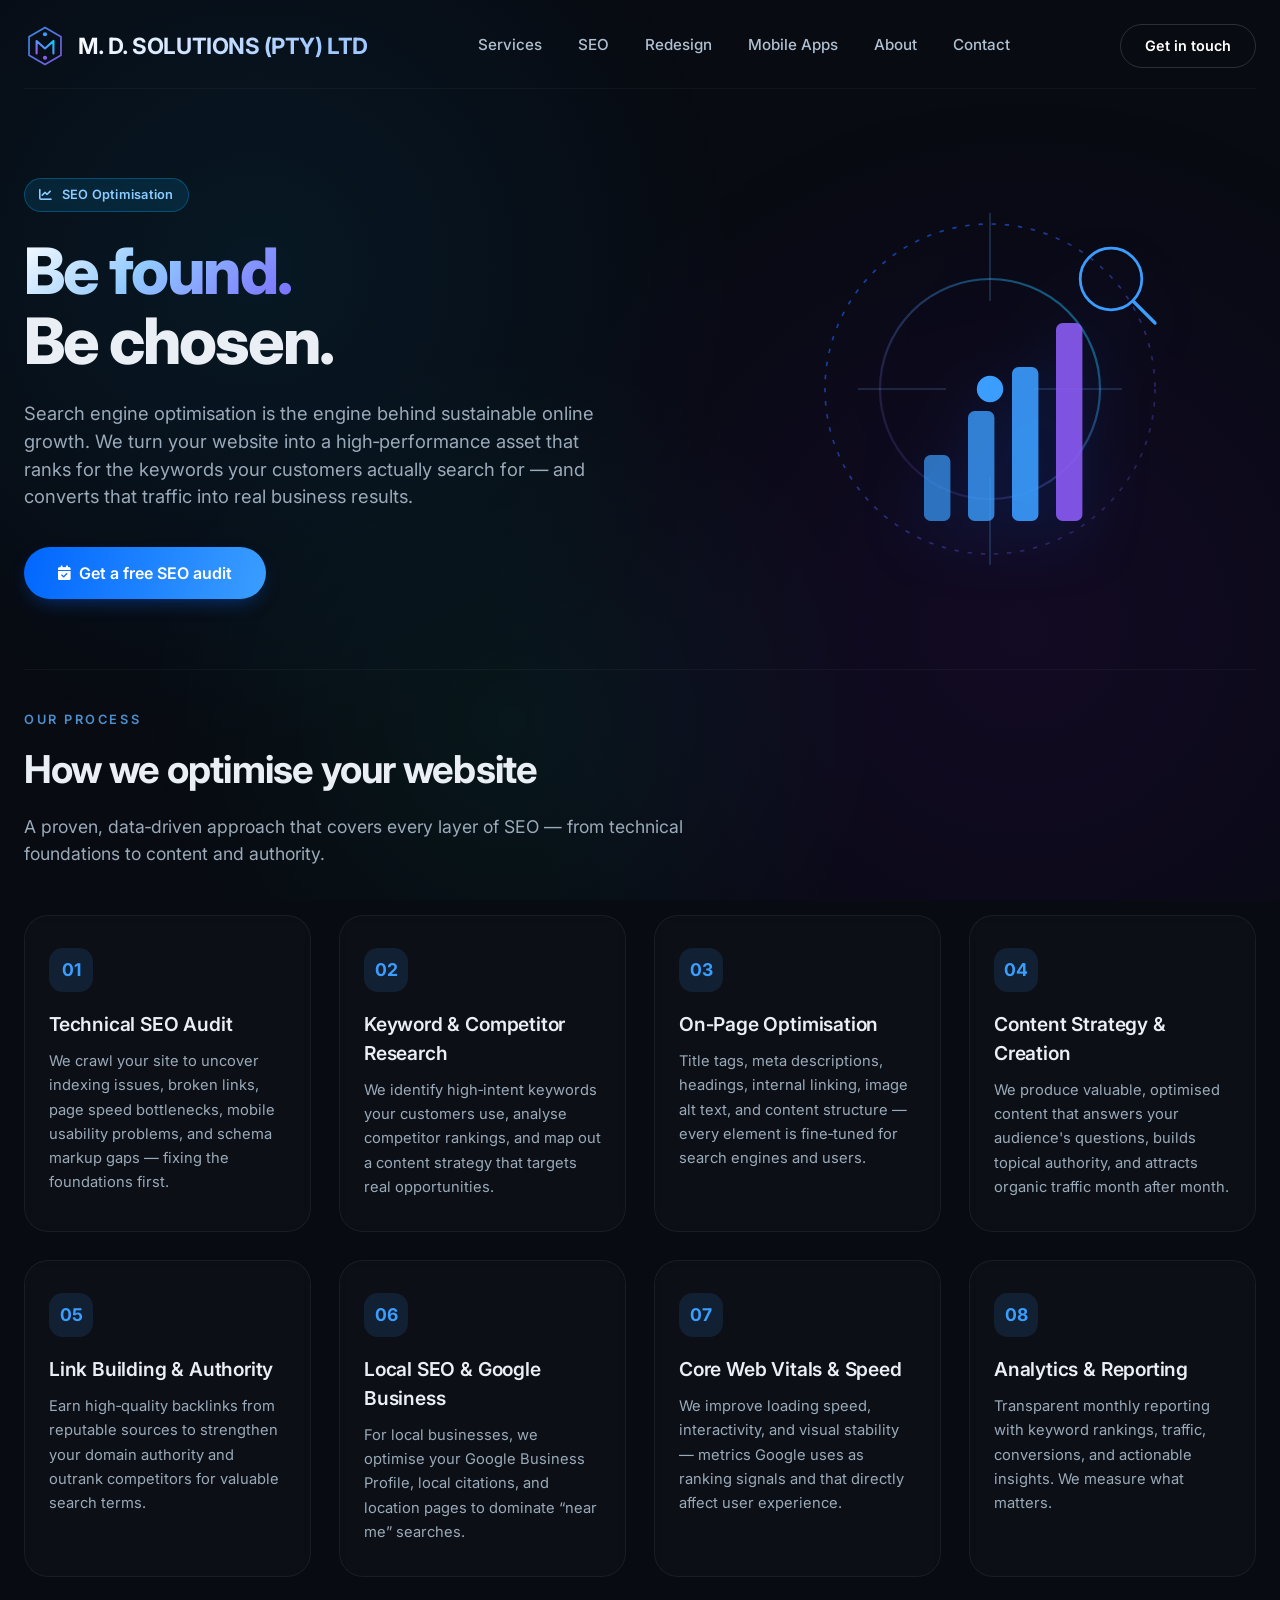
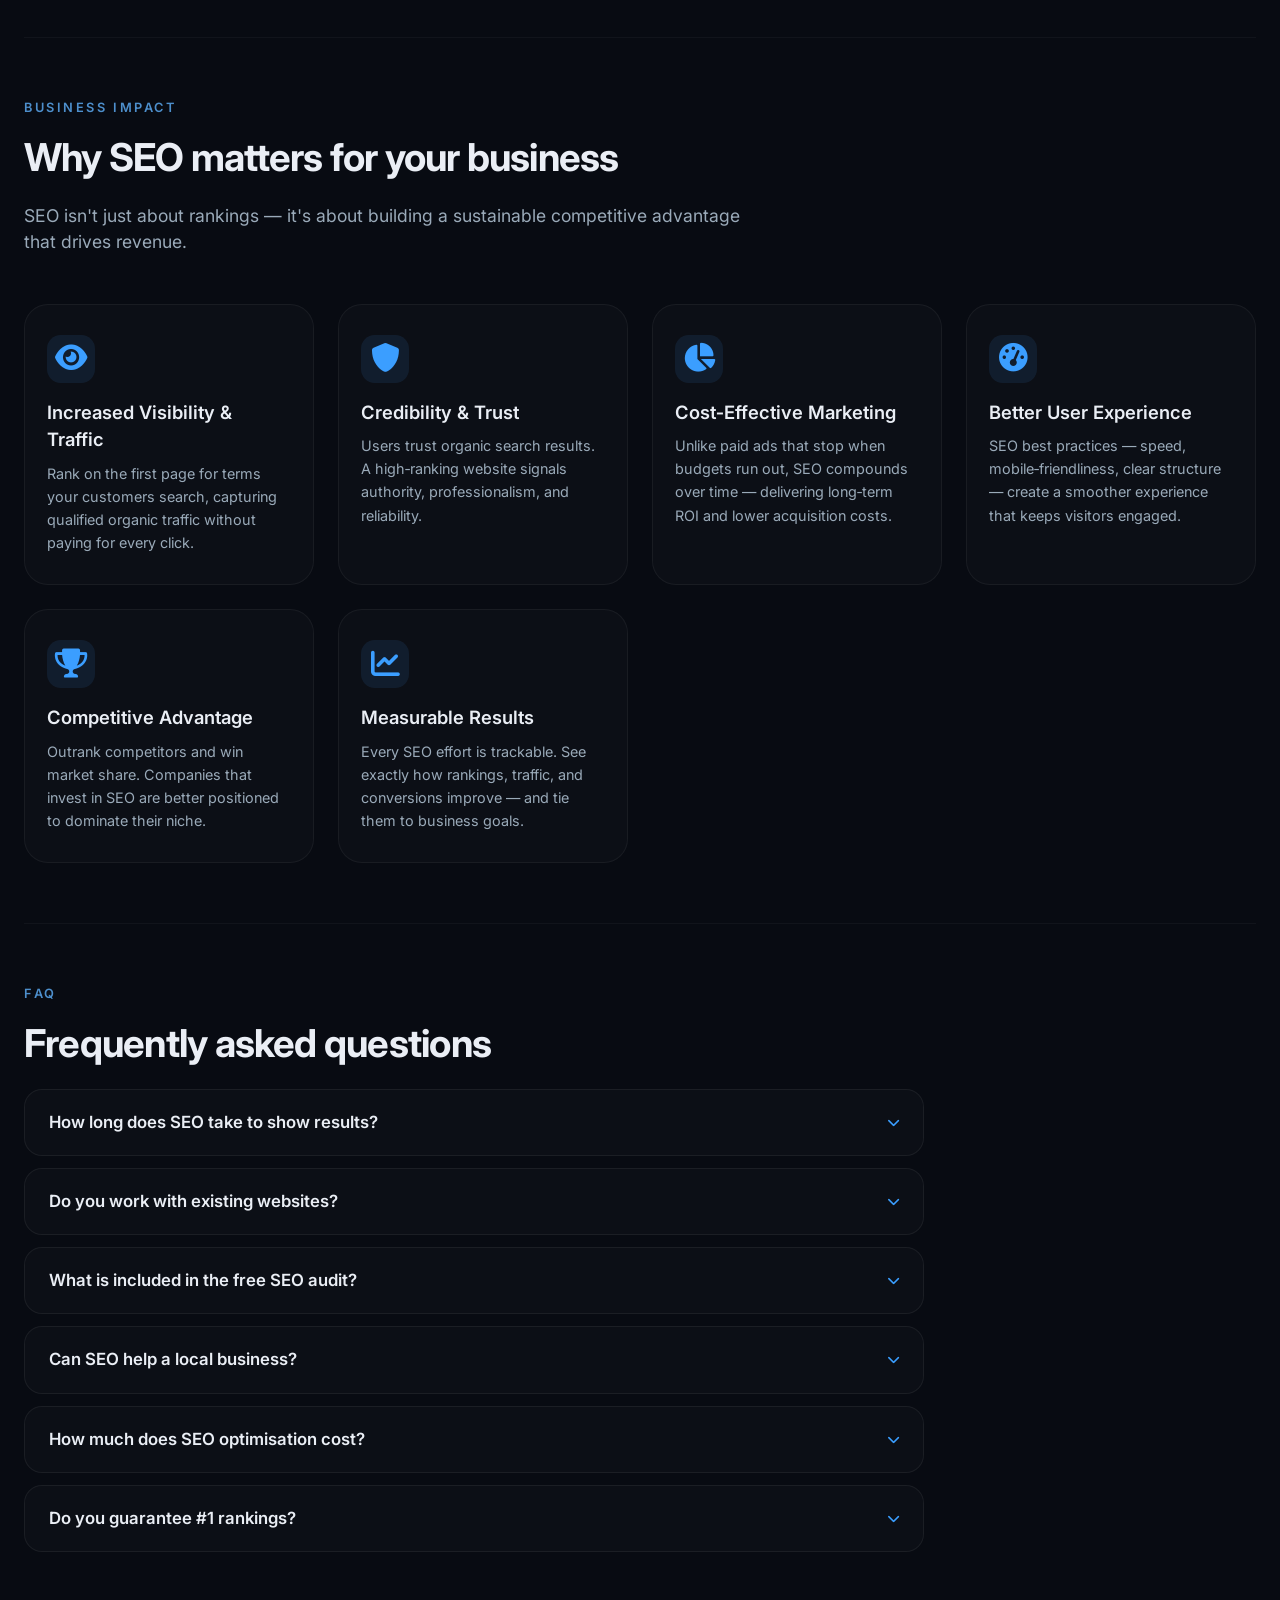
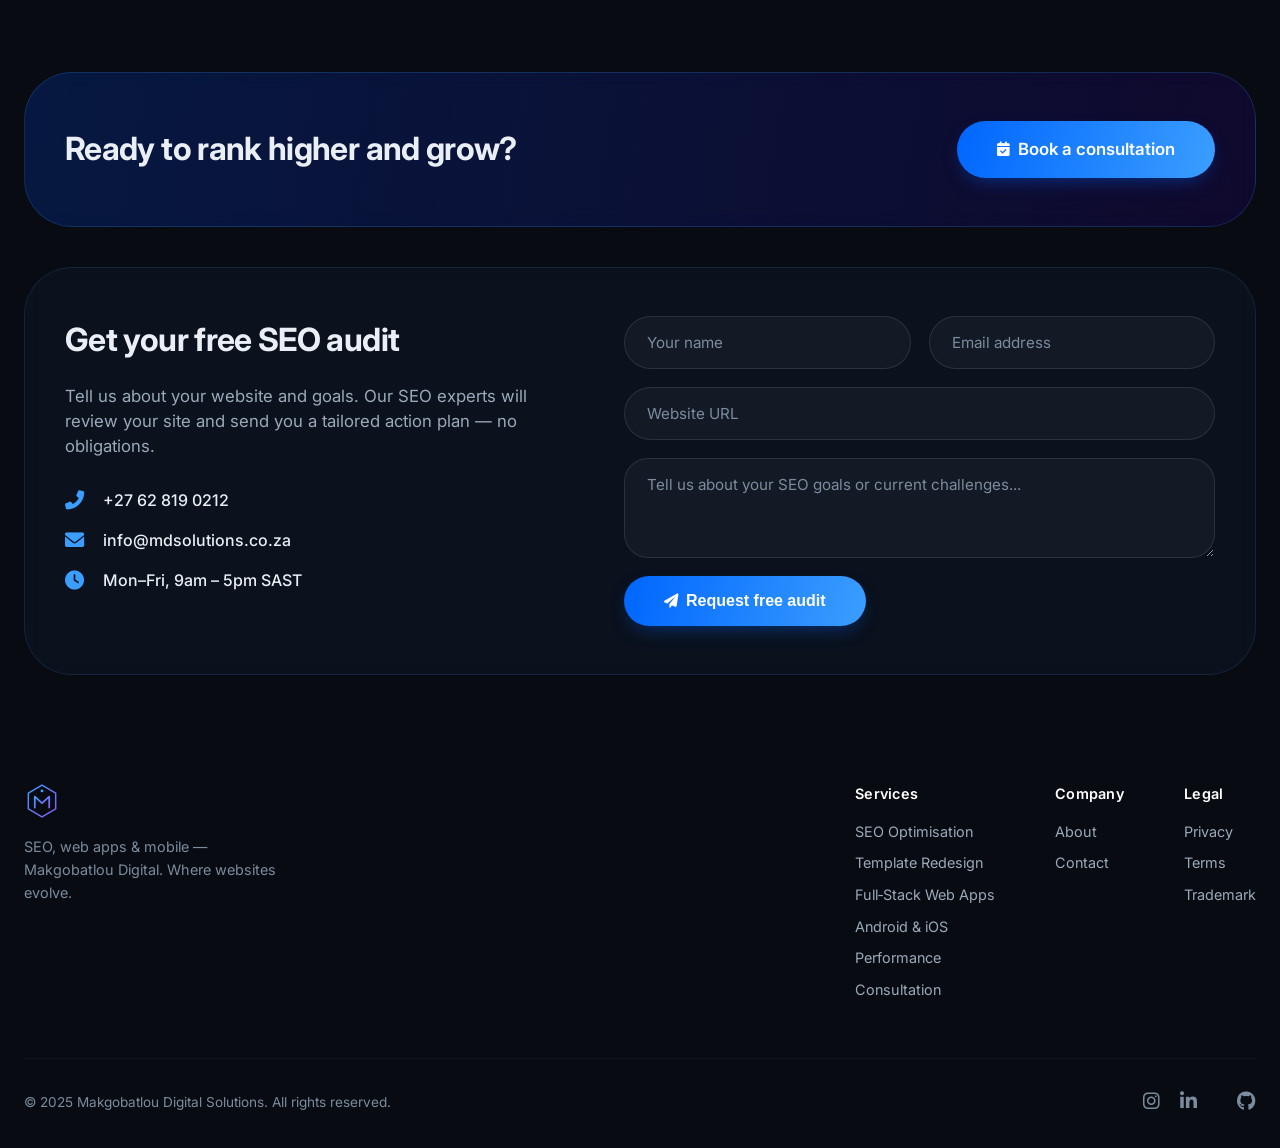
<file: seo-optimisation.html>
<!DOCTYPE html>
<html lang="en">
<head>
  <meta charset="UTF-8">
  <meta name="viewport" content="width=device-width, initial-scale=1.0">

  <!-- ===== PRIMARY SEO ===== -->
  <title>M. D. SOLUTIONS | SEO Optimisation Services — Rank Higher &amp; Grow</title>
  <meta name="description" content="Expert SEO optimisation for existing websites: technical audits, keyword research, on-page SEO, content &amp; link building. Get a free SEO audit from Makgobatlou Digital.">
  <meta name="keywords" content="SEO optimisation, SEO services South Africa, technical SEO, on-page SEO, keyword research, link building, local SEO, Core Web Vitals">
  <meta name="author" content="Makgobatlou Digital Solutions">
  <meta name="robots" content="index, follow, max-image-preview:large, max-snippet:-1, max-video-preview:-1">
  <link rel="canonical" href="https://mdsolutions.co.za/seo-optimisation.html">
    <link rel="stylesheet" href="style.css">
  <meta name="theme-color" content="#080B12">

  <!-- ===== OPEN GRAPH ===== -->
  <meta property="og:type" content="article">
  <meta property="og:site_name" content="Makgobatlou Digital Solutions">
  <meta property="og:title" content="SEO Optimisation Services — Rank Higher &amp; Grow">
  <meta property="og:description" content="Technical audits, keyword research, on-page SEO, content strategy and link building that turn your website into a growth engine. Get a free SEO audit.">
  <meta property="og:url" content="https://mdsolutions.co.za/seo-optimisation.html">
  <meta property="og:image" content="https://mdsolutions.co.za/assets/og-seo.jpg">
  <meta property="og:image:width" content="1200">
  <meta property="og:image:height" content="630">
  <meta property="og:image:alt" content="SEO optimisation services by Makgobatlou Digital">
  <meta property="og:locale" content="en_ZA">

  <!-- ===== TWITTER CARD ===== -->
  <meta name="twitter:card" content="summary_large_image">
  <meta name="twitter:title" content="SEO Optimisation Services — Rank Higher &amp; Grow">
  <meta name="twitter:description" content="Technical SEO, on-page optimisation, content and link building that drive sustainable organic growth.">
  <meta name="twitter:image" content="https://mdsolutions.co.za/assets/og-seo.jpg">
  <meta name="twitter:image:alt" content="SEO Optimisation by Makgobatlou Digital">

  <!-- ===== FONTS & ICONS ===== -->
  <link rel="preconnect" href="https://fonts.googleapis.com">
  <link rel="preconnect" href="https://fonts.gstatic.com" crossorigin>
  <link href="https://fonts.googleapis.com/css2?family=Inter:opsz,wght@14..32,400;14..32,500;14..32,600;14..32,700;14..32,800&display=swap" rel="stylesheet">
  <link rel="stylesheet" href="https://cdnjs.cloudflare.com/ajax/libs/font-awesome/6.0.0-beta3/css/all.min.css">

  <!-- ===== STRUCTURED DATA (JSON-LD) ===== -->
  <script type="application/ld+json">
  {
    "@context": "https://schema.org",
    "@graph": [
      {
        "@type": "Organization",
        "@id": "https://mdsolutions.co.za/#organization",
        "name": "Makgobatlou Digital Solutions",
        "url": "https://mdsolutions.co.za/",
        "logo": "https://mdsolutions.co.za/assets/logo.png",
        "email": "info@mdsolutions.co.za",
        "telephone": "+27-62-819-0212"
      },
      {
        "@type": "WebPage",
        "@id": "https://mdsolutions.co.za/seo-optimisation.html#webpage",
        "url": "https://mdsolutions.co.za/seo-optimisation.html",
        "name": "SEO Optimisation Services — Rank Higher & Grow",
        "description": "Expert SEO optimisation for existing websites: technical audits, keyword research, on-page SEO, content and link building.",
        "isPartOf": { "@id": "https://mdsolutions.co.za/#website" },
        "inLanguage": "en-ZA"
      },
      {
        "@type": "BreadcrumbList",
        "@id": "https://mdsolutions.co.za/seo-optimisation.html#breadcrumb",
        "itemListElement": [
          { "@type": "ListItem", "position": 1, "name": "Home", "item": "https://mdsolutions.co.za/" },
          { "@type": "ListItem", "position": 2, "name": "SEO Optimisation", "item": "https://mdsolutions.co.za/seo-optimisation.html" }
        ]
      },
      {
        "@type": "Service",
        "@id": "https://mdsolutions.co.za/seo-optimisation.html#service",
        "name": "SEO Optimisation",
        "serviceType": "Search Engine Optimisation",
        "provider": { "@id": "https://mdsolutions.co.za/#organization" },
        "url": "https://mdsolutions.co.za/seo-optimisation.html",
        "description": "Full-service SEO optimisation including technical audits, keyword research, on-page optimisation, content strategy, link building, local SEO, Core Web Vitals and monthly reporting.",
        "areaServed": "ZA",
        "hasOfferCatalog": {
          "@type": "OfferCatalog",
          "name": "SEO Optimisation Services",
          "itemListElement": [
            { "@type": "Offer", "itemOffered": { "@type": "Service", "name": "Technical SEO Audit" } },
            { "@type": "Offer", "itemOffered": { "@type": "Service", "name": "Keyword & Competitor Research" } },
            { "@type": "Offer", "itemOffered": { "@type": "Service", "name": "On-Page Optimisation" } },
            { "@type": "Offer", "itemOffered": { "@type": "Service", "name": "Content Strategy & Creation" } },
            { "@type": "Offer", "itemOffered": { "@type": "Service", "name": "Link Building & Authority" } },
            { "@type": "Offer", "itemOffered": { "@type": "Service", "name": "Local SEO & Google Business Profile" } },
            { "@type": "Offer", "itemOffered": { "@type": "Service", "name": "Core Web Vitals & Speed Optimisation" } },
            { "@type": "Offer", "itemOffered": { "@type": "Service", "name": "Analytics & Monthly Reporting" } }
          ]
        }
      },
      {
        "@type": "FAQPage",
        "@id": "https://mdsolutions.co.za/seo-optimisation.html#faq",
        "mainEntity": [
          {
            "@type": "Question",
            "name": "How long does SEO take to show results?",
            "acceptedAnswer": { "@type": "Answer", "text": "Most websites see meaningful improvements in 3 to 6 months, depending on the site's age, competition and current technical health. Some quick wins (e.g. fixing indexing issues) can show within weeks." }
          },
          {
            "@type": "Question",
            "name": "Do you work with existing websites?",
            "acceptedAnswer": { "@type": "Answer", "text": "Yes. Our SEO service is designed specifically for existing websites. We audit what you already have and improve it — no rebuild required." }
          },
          {
            "@type": "Question",
            "name": "What is included in the free SEO audit?",
            "acceptedAnswer": { "@type": "Answer", "text": "The free audit covers technical health, indexing, page speed, mobile usability, on-page factors, keyword opportunities and a prioritized action plan." }
          },
          {
            "@type": "Question",
            "name": "Can SEO help a local business?",
            "acceptedAnswer": { "@type": "Answer", "text": "Absolutely. Local SEO — Google Business Profile optimisation, local citations and location landing pages — helps local businesses appear in 'near me' and city-specific searches." }
          },
          {
            "@type": "Question",
            "name": "How much does SEO optimisation cost?",
            "acceptedAnswer": { "@type": "Answer", "text": "Pricing depends on the size of your site and the competitiveness of your keywords. We offer flexible monthly retainers and project-based packages — contact us for a tailored quote." }
          },
          {
            "@type": "Question",
            "name": "Do you guarantee #1 rankings?",
            "acceptedAnswer": { "@type": "Answer", "text": "No reputable SEO agency can guarantee #1 rankings because search algorithms change constantly. We do commit to transparent reporting, measurable progress and industry best practices." }
          }
        ]
      }
    ]
  }
  </script>

 
</head>
<body>
  <div class="bg-glow" aria-hidden="true"></div>

  <!-- ===== HEADER / NAV ===== -->
  <header>
    <div class="container">
      <nav class="navbar" aria-label="Primary navigation">
        <a href="index.html" class="logo" aria-label="Makgobatlou Digital Solutions home">
          <div class="logo-mark">
            <svg width="42" height="42" viewBox="0 0 100 100" fill="none" xmlns="http://www.w3.org/2000/svg" role="img" aria-label="Makgobatlou Digital logo">
              <defs>
                <linearGradient id="logoGrad" x1="0%" y1="0%" x2="100%" y2="100%">
                  <stop offset="0%" stop-color="#3B9EFF" />
                  <stop offset="100%" stop-color="#8B5CF6" />
                </linearGradient>
                <linearGradient id="logoGrad2" x1="100%" y1="0%" x2="0%" y2="100%">
                  <stop offset="0%" stop-color="#00D4FF" />
                  <stop offset="100%" stop-color="#A855F7" />
                </linearGradient>
              </defs>
              <path d="M50 6 L88 28 L88 72 L50 94 L12 72 L12 28 Z" stroke="url(#logoGrad)" stroke-width="4" fill="none" opacity="0.9"/>
              <path d="M30 68 L30 38 L50 56 L70 38 L70 68" stroke="url(#logoGrad2)" stroke-width="5" stroke-linecap="round" stroke-linejoin="round" fill="none"/>
              <circle cx="50" cy="22" r="5" fill="#3B9EFF" />
              <circle cx="50" cy="78" r="5" fill="#8B5CF6" />
            </svg>
          </div>
          <div class="logo-text">
            M. D. SOLUTIONS (PTY) LTD
          </div>
        </a>
        <div class="nav-links">
          <a href="index.html#services">Services</a>
          <a href="seo-optimisation.html">SEO</a>
            <a href="template-redesign.html">Redesign</a>
          <a href="mobile-apps.html">Mobile Apps</a>
          <a href="index.html#about">About</a>
          <a href="index.html#contact">Contact</a>
        </div>
        <a href="index.html#contact" class="btn-outline">Get in touch</a>
      </nav>
    </div>
  </header>

  <main>
    <!-- ===== SEO HERO ===== -->
    <div class="container">
      <section class="seo-hero" aria-labelledby="seo-hero-title">
        <div class="seo-hero-content">
          <div class="seo-hero-badge">
            <i class="fas fa-chart-line" aria-hidden="true" style="margin-right: 6px;"></i> SEO Optimisation
          </div>
          <h1 class="seo-hero-title" id="seo-hero-title">
            <span class="gradient-text">Be found.</span><br>
            Be chosen.
          </h1>
          <p class="seo-hero-desc">
            Search engine optimisation is the engine behind sustainable online growth. We turn your website into a high‑performance asset that ranks for the keywords your customers actually search for — and converts that traffic into real business results.
          </p>
          <a href="#consult" class="btn-primary"><i class="fas fa-calendar-check" aria-hidden="true"></i> Get a free SEO audit</a>
        </div>
        <div class="seo-hero-visual">
          <svg class="seo-hero-svg" viewBox="0 0 400 400" fill="none" xmlns="http://www.w3.org/2000/svg" role="img" aria-label="Illustration of rising search rankings and analytics">
            <defs>
              <linearGradient id="seoGrad1" x1="0" y1="0" x2="1" y2="1">
                <stop offset="0%" stop-color="#0066FF" stop-opacity="0.7"/>
                <stop offset="100%" stop-color="#8B5CF6" stop-opacity="0.2"/>
              </linearGradient>
              <linearGradient id="seoGrad2" x1="1" y1="0" x2="0" y2="1">
                <stop offset="0%" stop-color="#00D4FF" stop-opacity="0.5"/>
                <stop offset="100%" stop-color="#A855F7" stop-opacity="0.1"/>
              </linearGradient>
            </defs>
            <circle cx="200" cy="200" r="150" stroke="url(#seoGrad1)" stroke-width="1.5" fill="none" stroke-dasharray="4 8"/>
            <circle cx="200" cy="200" r="100" stroke="url(#seoGrad2)" stroke-width="2" fill="none"/>
            <path d="M200 40 L200 120 M200 280 L200 360 M80 200 L160 200 M240 200 L320 200" stroke="#4D8FCC" stroke-width="1.5" opacity="0.3"/>
            <rect x="140" y="260" width="24" height="60" rx="6" fill="#3B9EFF" opacity="0.7"/>
            <rect x="180" y="220" width="24" height="100" rx="6" fill="#3B9EFF" opacity="0.8"/>
            <rect x="220" y="180" width="24" height="140" rx="6" fill="#3B9EFF" opacity="0.9"/>
            <rect x="260" y="140" width="24" height="180" rx="6" fill="#8B5CF6" opacity="0.9"/>
            <circle cx="310" cy="100" r="28" stroke="#3B9EFF" stroke-width="2.5" fill="none"/>
            <line x1="330" y1="120" x2="350" y2="140" stroke="#3B9EFF" stroke-width="3" stroke-linecap="round"/>
            <circle cx="200" cy="200" r="12" fill="#3B9EFF" />
          </svg>
        </div>
      </section>
    </div>

    <!-- ===== HOW WE OPTIMISE ===== -->
    <div class="container">
      <section class="steps-section" aria-labelledby="steps-title">
        <div class="section-label">our process</div>
        <h2 class="section-title" id="steps-title">How we optimise your website</h2>
        <p class="section-subtitle">
          A proven, data‑driven approach that covers every layer of SEO — from technical foundations to content and authority.
        </p>
        <div class="steps-grid">
          <article class="step-card">
            <div class="step-number" aria-hidden="true">01</div>
            <h3>Technical SEO Audit</h3>
            <p>We crawl your site to uncover indexing issues, broken links, page speed bottlenecks, mobile usability problems, and schema markup gaps — fixing the foundations first.</p>
          </article>
          <article class="step-card">
            <div class="step-number" aria-hidden="true">02</div>
            <h3>Keyword &amp; Competitor Research</h3>
            <p>We identify high‑intent keywords your customers use, analyse competitor rankings, and map out a content strategy that targets real opportunities.</p>
          </article>
          <article class="step-card">
            <div class="step-number" aria-hidden="true">03</div>
            <h3>On‑Page Optimisation</h3>
            <p>Title tags, meta descriptions, headings, internal linking, image alt text, and content structure — every element is fine‑tuned for search engines and users.</p>
          </article>
          <article class="step-card">
            <div class="step-number" aria-hidden="true">04</div>
            <h3>Content Strategy &amp; Creation</h3>
            <p>We produce valuable, optimised content that answers your audience's questions, builds topical authority, and attracts organic traffic month after month.</p>
          </article>
          <article class="step-card">
            <div class="step-number" aria-hidden="true">05</div>
            <h3>Link Building &amp; Authority</h3>
            <p>Earn high‑quality backlinks from reputable sources to strengthen your domain authority and outrank competitors for valuable search terms.</p>
          </article>
          <article class="step-card">
            <div class="step-number" aria-hidden="true">06</div>
            <h3>Local SEO &amp; Google Business</h3>
            <p>For local businesses, we optimise your Google Business Profile, local citations, and location pages to dominate “near me” searches.</p>
          </article>
          <article class="step-card">
            <div class="step-number" aria-hidden="true">07</div>
            <h3>Core Web Vitals &amp; Speed</h3>
            <p>We improve loading speed, interactivity, and visual stability — metrics Google uses as ranking signals and that directly affect user experience.</p>
          </article>
          <article class="step-card">
            <div class="step-number" aria-hidden="true">08</div>
            <h3>Analytics &amp; Reporting</h3>
            <p>Transparent monthly reporting with keyword rankings, traffic, conversions, and actionable insights. We measure what matters.</p>
          </article>
        </div>
      </section>
    </div>

    <!-- ===== WHY SEO MATTERS ===== -->
    <div class="container">
      <section class="benefits-section" aria-labelledby="benefits-title">
        <div class="section-label">business impact</div>
        <h2 class="section-title" id="benefits-title">Why SEO matters for your business</h2>
        <p class="section-subtitle">
          SEO isn't just about rankings — it's about building a sustainable competitive advantage that drives revenue.
        </p>
        <div class="benefits-grid">
          <article class="benefit-card">
            <div class="benefit-icon"><i class="fas fa-eye" aria-hidden="true"></i></div>
            <h3>Increased Visibility &amp; Traffic</h3>
            <p>Rank on the first page for terms your customers search, capturing qualified organic traffic without paying for every click.</p>
          </article>
          <article class="benefit-card">
            <div class="benefit-icon"><i class="fas fa-shield-alt" aria-hidden="true"></i></div>
            <h3>Credibility &amp; Trust</h3>
            <p>Users trust organic search results. A high‑ranking website signals authority, professionalism, and reliability.</p>
          </article>
          <article class="benefit-card">
            <div class="benefit-icon"><i class="fas fa-chart-pie" aria-hidden="true"></i></div>
            <h3>Cost‑Effective Marketing</h3>
            <p>Unlike paid ads that stop when budgets run out, SEO compounds over time — delivering long‑term ROI and lower acquisition costs.</p>
          </article>
          <article class="benefit-card">
            <div class="benefit-icon"><i class="fas fa-tachometer-alt" aria-hidden="true"></i></div>
            <h3>Better User Experience</h3>
            <p>SEO best practices — speed, mobile‑friendliness, clear structure — create a smoother experience that keeps visitors engaged.</p>
          </article>
          <article class="benefit-card">
            <div class="benefit-icon"><i class="fas fa-trophy" aria-hidden="true"></i></div>
            <h3>Competitive Advantage</h3>
            <p>Outrank competitors and win market share. Companies that invest in SEO are better positioned to dominate their niche.</p>
          </article>
          <article class="benefit-card">
            <div class="benefit-icon"><i class="fas fa-chart-line" aria-hidden="true"></i></div>
            <h3>Measurable Results</h3>
            <p>Every SEO effort is trackable. See exactly how rankings, traffic, and conversions improve — and tie them to business goals.</p>
          </article>
        </div>
      </section>
    </div>

    <!-- ===== FAQ ===== -->
    <div class="container">
      <section class="faq-section" aria-labelledby="faq-title">
        <div class="section-label">faq</div>
        <h2 class="section-title" id="faq-title">Frequently asked questions</h2>
        <div class="faq-grid">
          <details class="faq-item">
            <summary>How long does SEO take to show results?</summary>
            <p>Most websites see meaningful improvements in 3 to 6 months, depending on the site's age, competition and current technical health. Some quick wins (e.g. fixing indexing issues) can show within weeks.</p>
          </details>
          <details class="faq-item">
            <summary>Do you work with existing websites?</summary>
            <p>Yes. Our SEO service is designed specifically for existing websites. We audit what you already have and improve it — no rebuild required.</p>
          </details>
          <details class="faq-item">
            <summary>What is included in the free SEO audit?</summary>
            <p>The free audit covers technical health, indexing, page speed, mobile usability, on‑page factors, keyword opportunities and a prioritised action plan.</p>
          </details>
          <details class="faq-item">
            <summary>Can SEO help a local business?</summary>
            <p>Absolutely. Local SEO — Google Business Profile optimisation, local citations and location landing pages — helps local businesses appear in "near me" and city‑specific searches.</p>
          </details>
          <details class="faq-item">
            <summary>How much does SEO optimisation cost?</summary>
            <p>Pricing depends on the size of your site and the competitiveness of your keywords. We offer flexible monthly retainers and project‑based packages — contact us for a tailored quote.</p>
          </details>
          <details class="faq-item">
            <summary>Do you guarantee #1 rankings?</summary>
            <p>No reputable SEO agency can guarantee #1 rankings because search algorithms change constantly. We do commit to transparent reporting, measurable progress and industry best practices.</p>
          </details>
        </div>
      </section>
    </div>

    <!-- ===== CTA BANNER ===== -->
    <div class="container">
      <aside class="cta-banner" aria-label="Call to action">
        <h2>Ready to rank higher and grow?</h2>
        <a href="#consult" class="btn-primary"><i class="fas fa-calendar-check" aria-hidden="true"></i> Book a consultation</a>
      </aside>
    </div>

    <!-- ===== CONSULTATION ===== -->
    <div class="container" id="consult">
      <section class="consult-section" aria-labelledby="consult-title">
        <div class="consult-info">
          <h2 id="consult-title">Get your free SEO audit</h2>
          <p>Tell us about your website and goals. Our SEO experts will review your site and send you a tailored action plan — no obligations.</p>
          <div class="consult-details">
            <a href="tel:+27628190212"><i class="fas fa-phone-alt" aria-hidden="true"></i> +27 62 819 0212</a>
            <a href="mailto:info@mdsolutions.co.za"><i class="fas fa-envelope" aria-hidden="true"></i> info@mdsolutions.co.za</a>
            <a href="#"><i class="fas fa-clock" aria-hidden="true"></i> Mon–Fri, 9am – 5pm SAST</a>
          </div>
        </div>
        <form class="consult-form" action="mailto:info@mdsolutions.co.za" method="POST" enctype="text/plain" onsubmit="alert('Thank you! Your email client will open to send the SEO audit request. (demo)');">
          <div class="form-row">
            <input type="text" name="name" placeholder="Your name" aria-label="Your name" autocomplete="name" required>
            <input type="email" name="email" placeholder="Email address" aria-label="Email address" autocomplete="email" required>
          </div>
          <input type="url" name="website" placeholder="Website URL" aria-label="Website URL" autocomplete="url" required>
          <textarea name="message" placeholder="Tell us about your SEO goals or current challenges..." aria-label="SEO goals" required></textarea>
          <button type="submit" class="btn-primary"><i class="fas fa-paper-plane" aria-hidden="true"></i> Request free audit</button>
        </form>
      </section>
    </div>
  </main>

  <!-- ===== FOOTER ===== -->
  <div class="container">
    <footer class="footer">
      <div class="footer-grid">
        <div class="footer-brand">
          <div class="logo-mark">
            <svg width="36" height="36" viewBox="0 0 100 100" fill="none" xmlns="http://www.w3.org/2000/svg" role="img" aria-label="Makgobatlou Digital logo">
              <defs>
                <linearGradient id="footerGrad" x1="0%" y1="0%" x2="100%" y2="100%">
                  <stop offset="0%" stop-color="#3B9EFF" />
                  <stop offset="100%" stop-color="#8B5CF6" />
                </linearGradient>
              </defs>
              <path d="M50 6 L88 28 L88 72 L50 94 L12 72 L12 28 Z" stroke="url(#footerGrad)" stroke-width="4" fill="none"/>
              <path d="M30 68 L30 38 L50 56 L70 38 L70 68" stroke="url(#footerGrad)" stroke-width="5" stroke-linecap="round" stroke-linejoin="round" fill="none"/>
              <circle cx="50" cy="22" r="4" fill="#3B9EFF" />
            </svg>
          </div>
          <p>SEO, web apps &amp; mobile —<br>Makgobatlou Digital. Where websites evolve.</p>
        </div>
        <nav class="footer-links" aria-label="Footer navigation">
          <div class="footer-col">
            <h4>Services</h4>
            <a href="seo-optimisation.html">SEO Optimisation</a>
            <a href="index.html#services">Template Redesign</a>
            <a href="index.html#services">Full‑Stack Web Apps</a>
            <a href="index.html#services">Android &amp; iOS</a>
            <a href="index.html#services">Performance</a>
            <a href="index.html#services">Consultation</a>
          </div>
          <div class="footer-col">
            <h4>Company</h4>
            <a href="index.html#about">About</a>
            <a href="index.html#contact">Contact</a>
          </div>
          <div class="footer-col">
            <h4>Legal</h4>
            <a href="#">Privacy</a>
            <a href="#">Terms</a>
            <a href="#">Trademark</a>
          </div>
        </nav>
      </div>
      <div class="footer-bottom">
        <div>© 2025 Makgobatlou Digital Solutions. All rights reserved.</div>
        <div class="social-icons">
          <a href="#" aria-label="Instagram"><i class="fab fa-instagram" aria-hidden="true"></i></a>
          <a href="#" aria-label="LinkedIn"><i class="fab fa-linkedin-in" aria-hidden="true"></i></a>
          <a href="#" aria-label="X (Twitter)"><i class="fab fa-x-twitter" aria-hidden="true"></i></a>
          <a href="#" aria-label="GitHub"><i class="fab fa-github" aria-hidden="true"></i></a>
        </div>
      </div>
    </footer>
  </div>
</body>
</html>
</file>
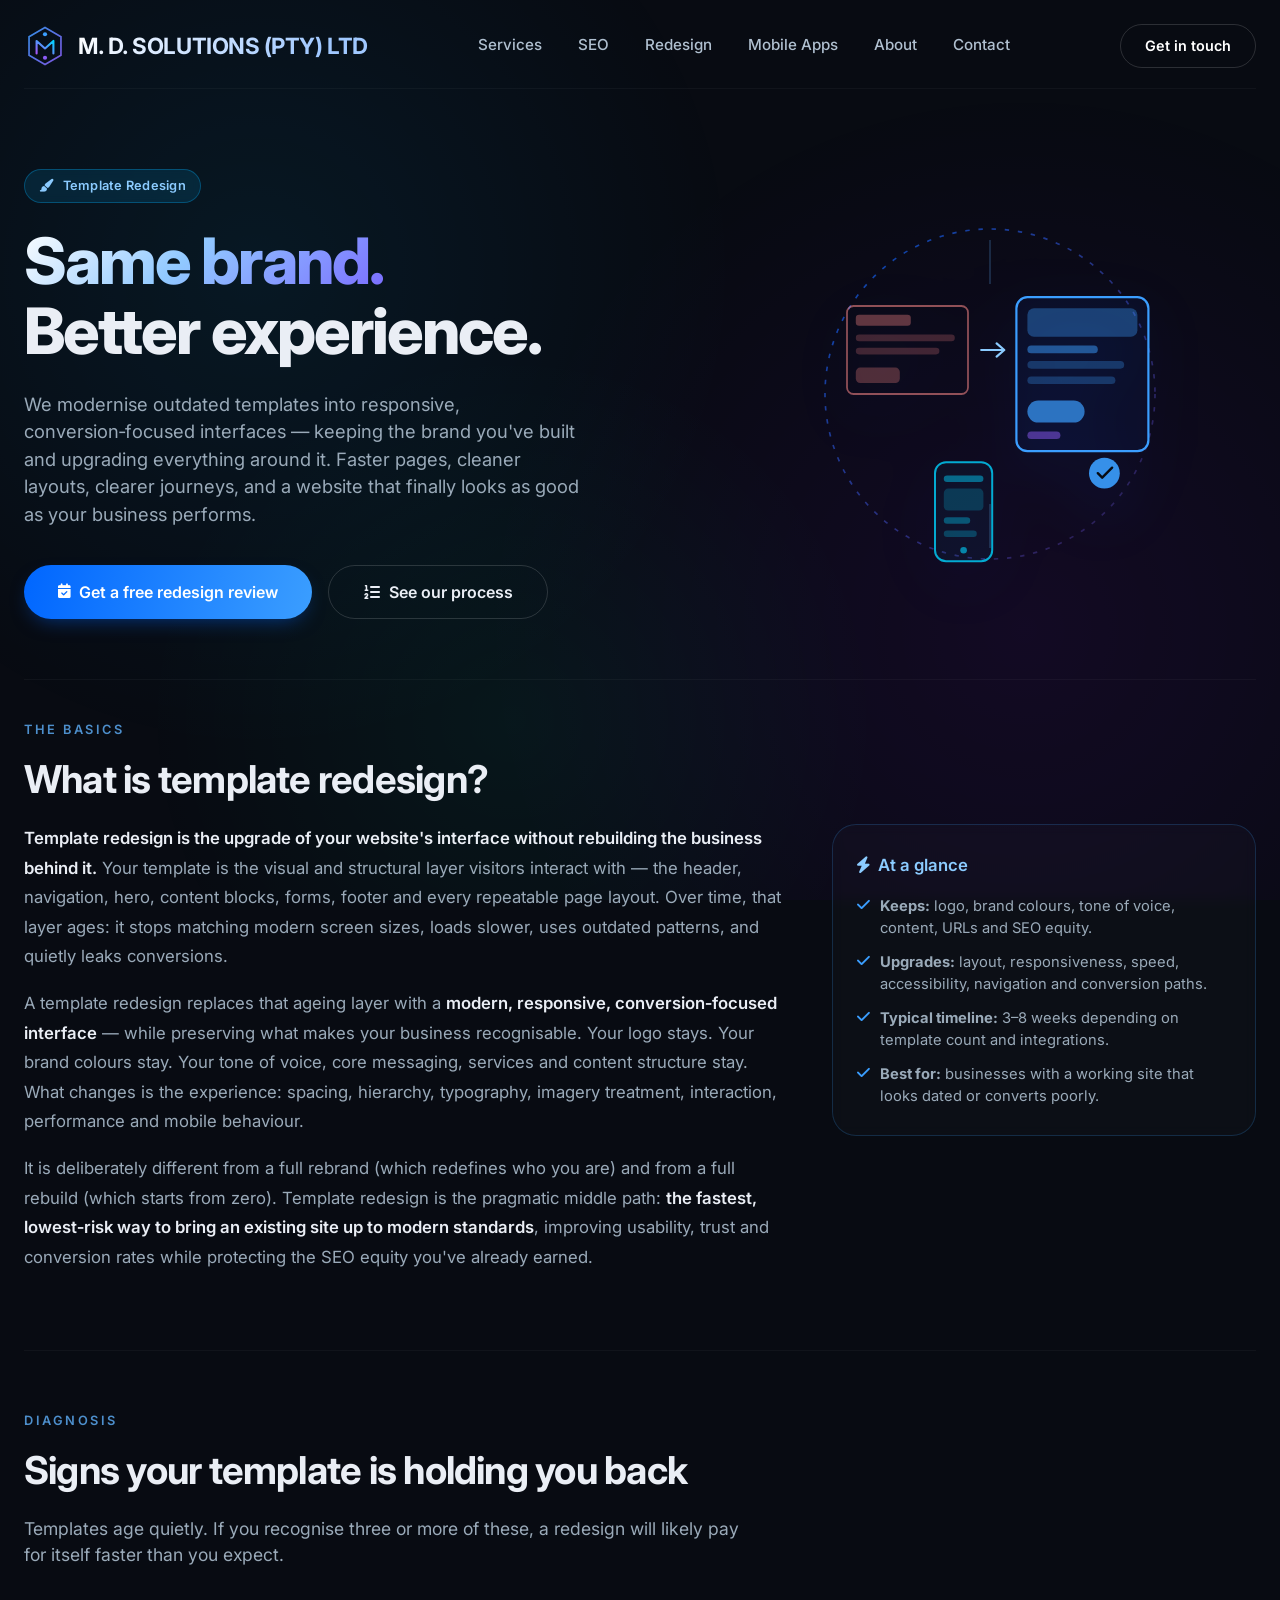
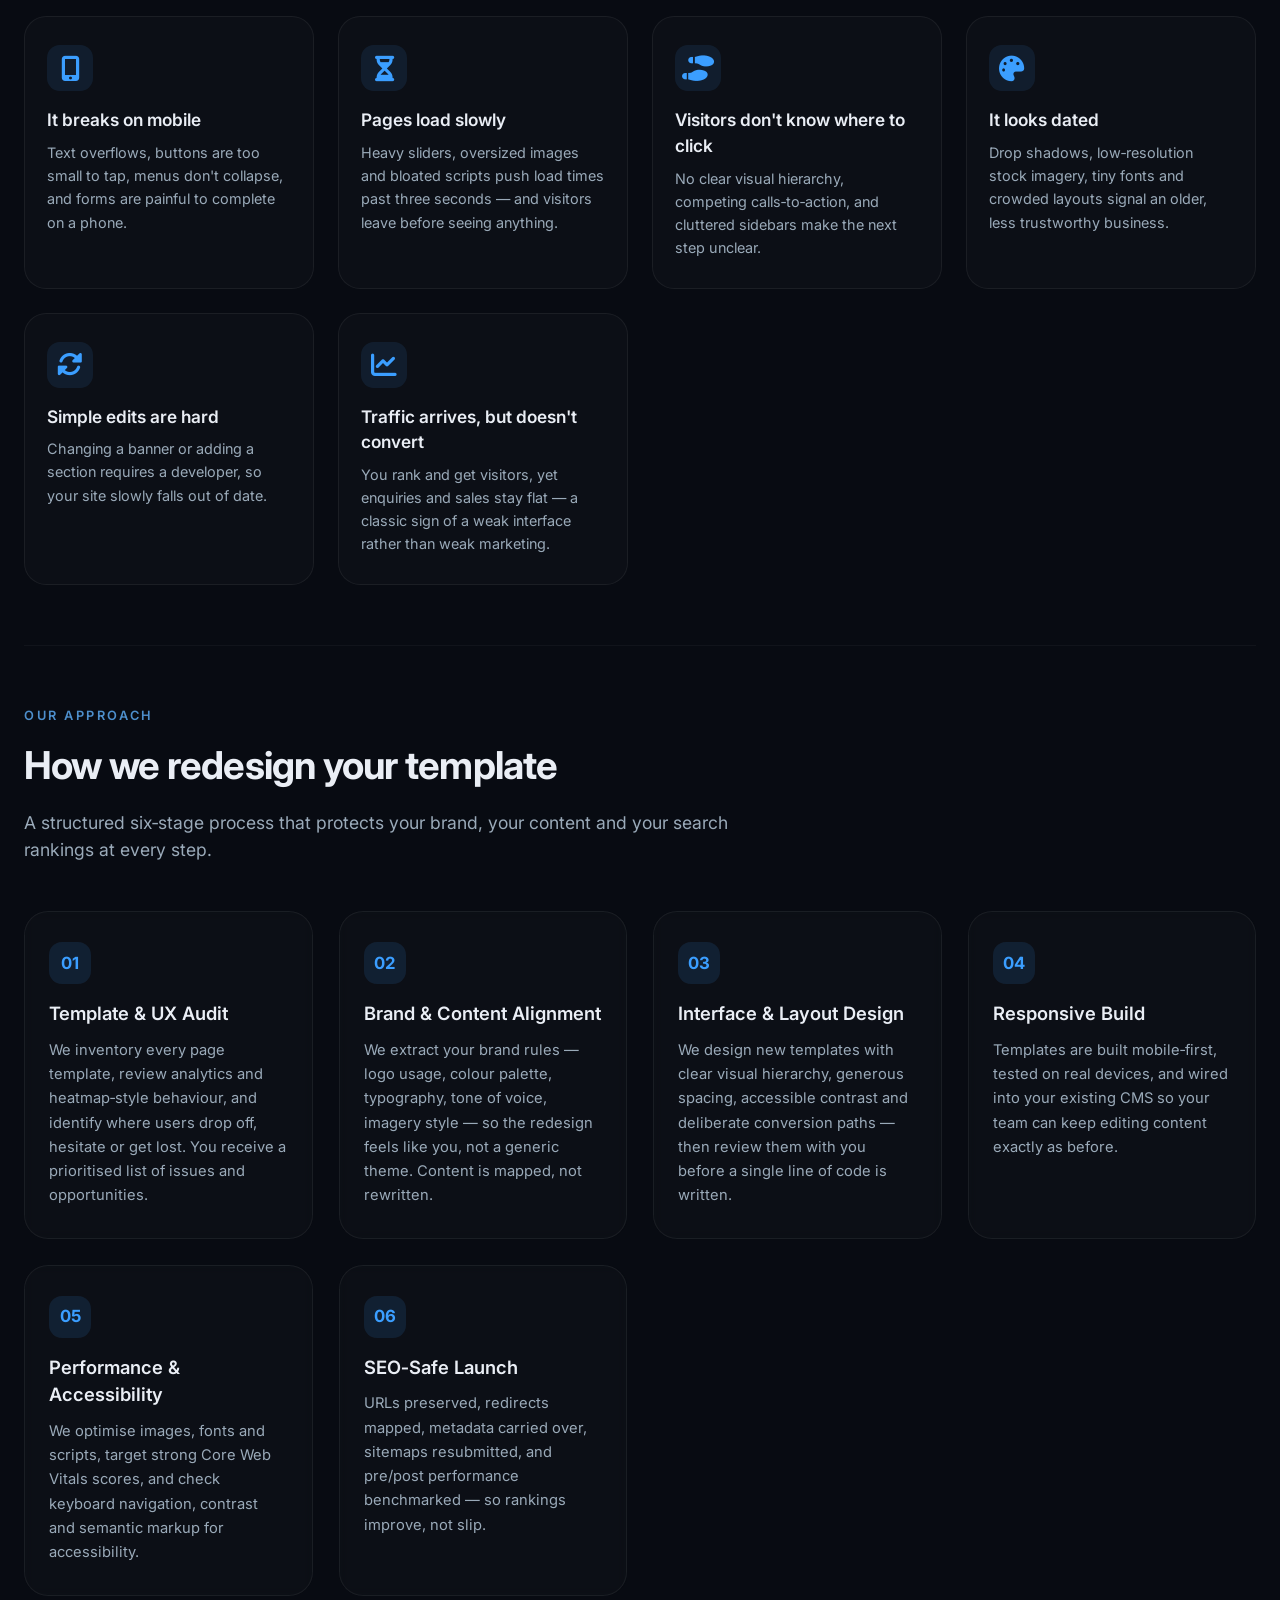
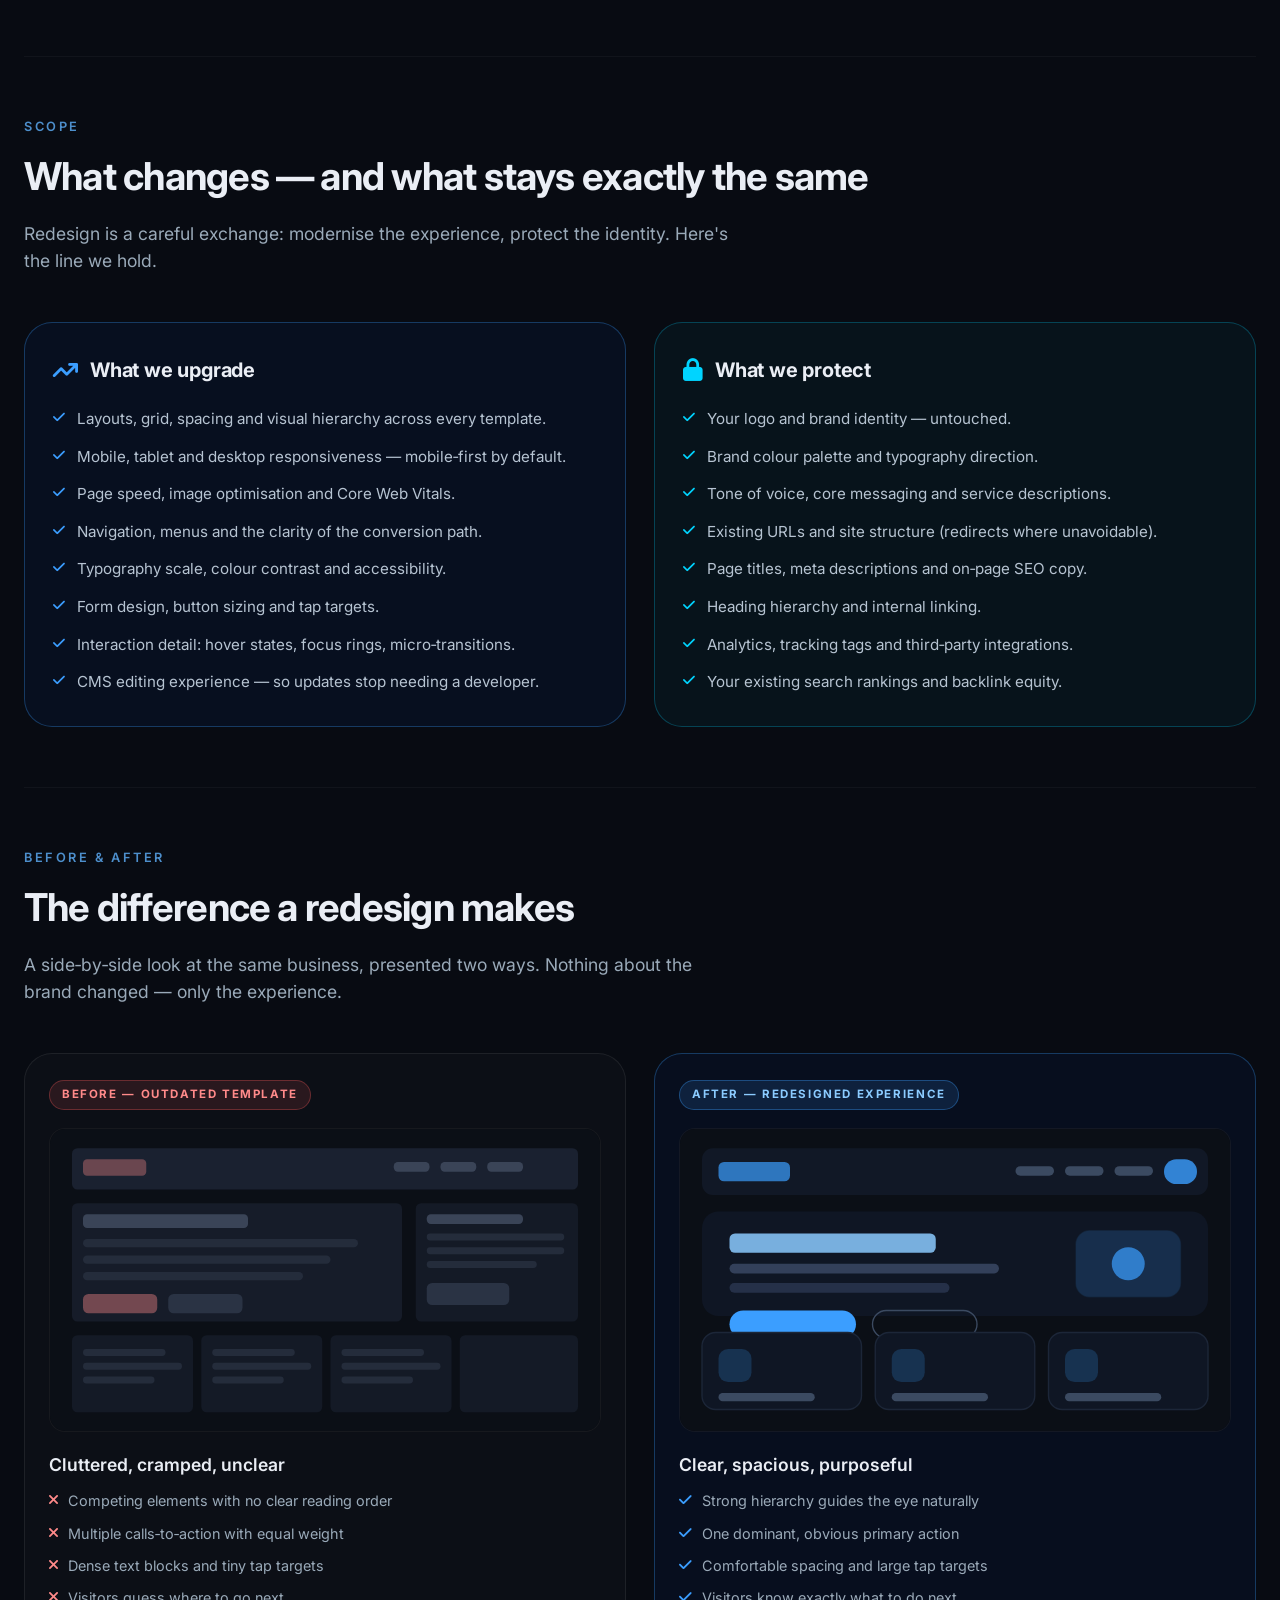
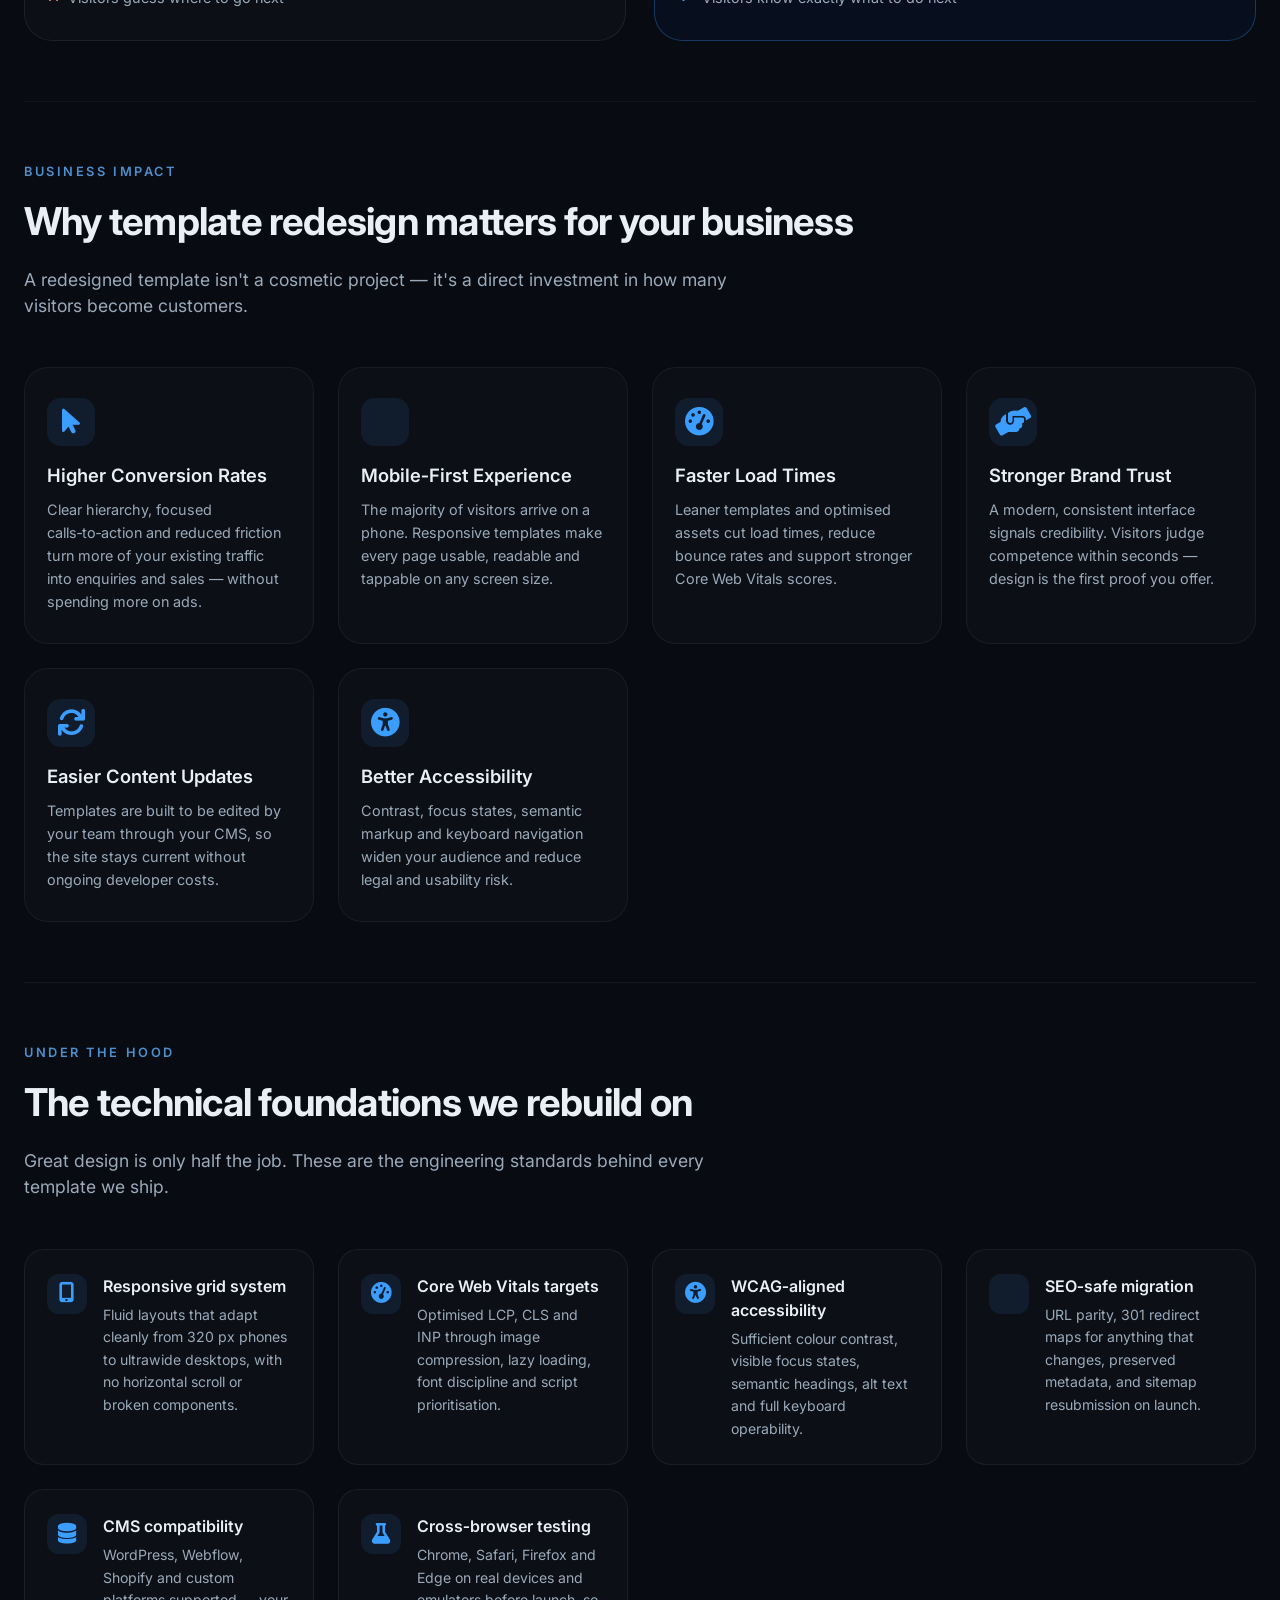
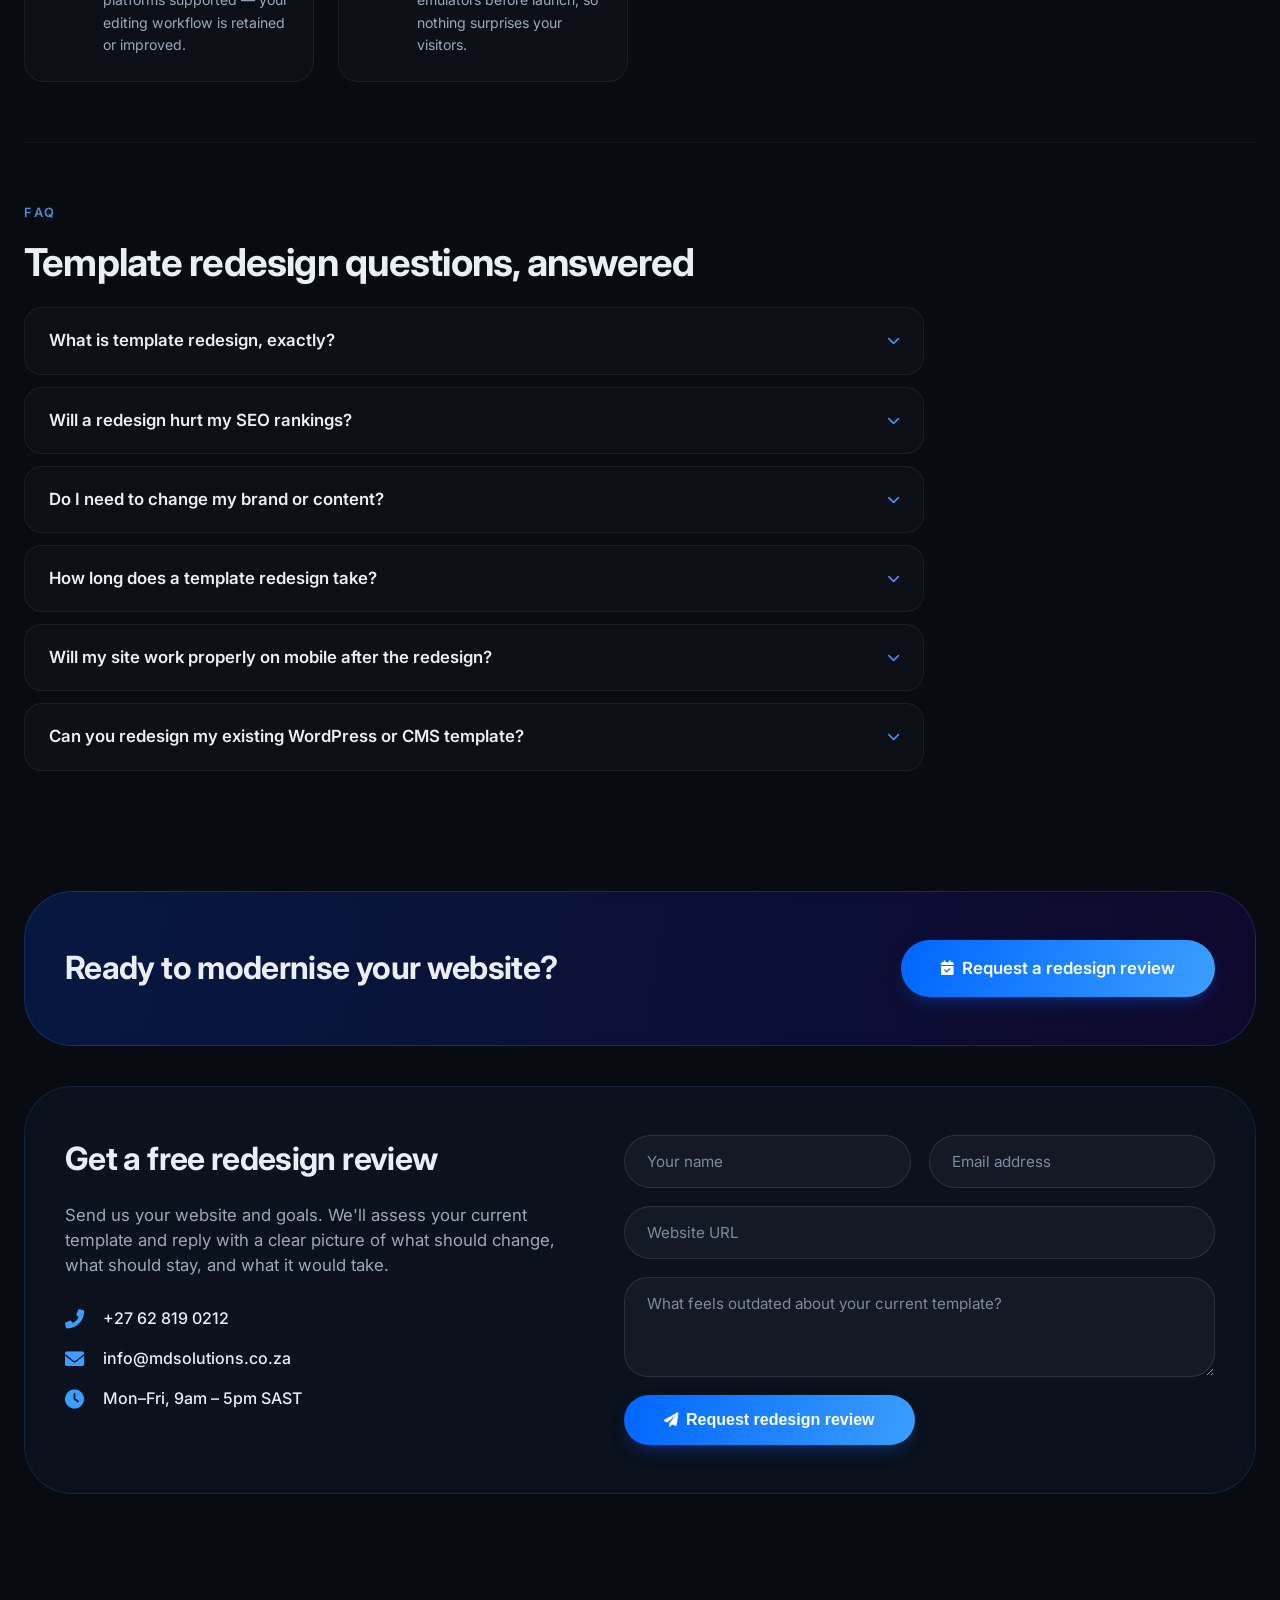
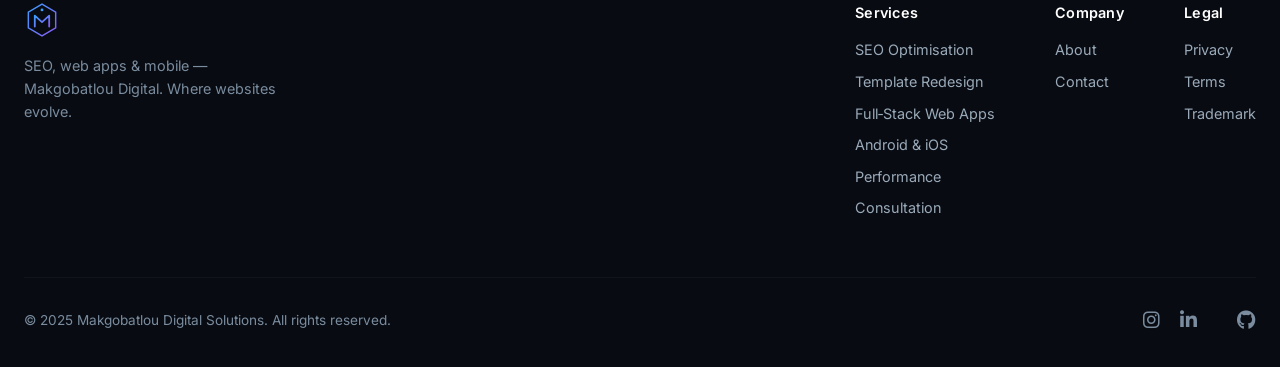
<file: template-redesign.html>
<!DOCTYPE html>
<html lang="en">
<head>
  <meta charset="UTF-8">
  <meta name="viewport" content="width=device-width, initial-scale=1.0">

  <!-- ===== PRIMARY SEO ===== -->
  <title> M. D. SOLUTIONS | Template Redesign Services — Modernise Your Website </title>
  <meta name="description" content="Template redesign for existing websites: turn outdated templates into responsive, conversion-focused interfaces while keeping your brand. Free redesign review from Makgobatlou Digital.">
  <meta name="keywords" content="template redesign, website redesign, responsive website design, conversion optimisation, modernise website, website refresh South Africa">
  <meta name="author" content="Makgobatlou Digital Solutions">
  <meta name="robots" content="index, follow, max-image-preview:large, max-snippet:-1, max-video-preview:-1">
  <link rel="canonical" href="https://mdsolutions.co.za/template-redesign.html">
   
  <meta name="theme-color" content="#080B12">

  <!-- ===== OPEN GRAPH ===== -->
  <meta property="og:type" content="article">
  <meta property="og:site_name" content="Makgobatlou Digital Solutions">
  <meta property="og:title" content="Template Redesign Services — Modernise Your Website">
  <meta property="og:description" content="We modernise outdated templates into responsive, conversion-focused interfaces — keeping your brand and upgrading the experience.">
  <meta property="og:url" content="https://mdsolutions.co.za/template-redesign.html">
  <meta property="og:image" content="https://mdsolutions.co.za/assets/og-redesign.jpg">
  <meta property="og:image:width" content="1200">
  <meta property="og:image:height" content="630">
  <meta property="og:image:alt" content="Template redesign services by Makgobatlou Digital">
  <meta property="og:locale" content="en_ZA">

  <!-- ===== TWITTER CARD ===== -->
  <meta name="twitter:card" content="summary_large_image">
  <meta name="twitter:title" content="Template Redesign Services — Modernise Your Website">
  <meta name="twitter:description" content="Modernise outdated templates into responsive, conversion-focused interfaces without losing your brand identity.">
  <meta name="twitter:image" content="https://mdsolutions.co.za/assets/og-redesign.jpg">
  <meta name="twitter:image:alt" content="Template Redesign by Makgobatlou Digital">

  <!-- ===== FONTS & ICONS ===== -->
  <link rel="preconnect" href="https://fonts.googleapis.com">
  <link rel="preconnect" href="https://fonts.gstatic.com" crossorigin>
  <link href="https://fonts.googleapis.com/css2?family=Inter:opsz,wght@14..32,400;14..32,500;14..32,600;14..32,700;14..32,800&display=swap" rel="stylesheet">
  <link rel="stylesheet" href="https://cdnjs.cloudflare.com/ajax/libs/font-awesome/6.0.0-beta3/css/all.min.css">
   <link rel="stylesheet" href="style.css">
  <!-- ===== STRUCTURED DATA (JSON-LD) ===== -->
  <script type="application/ld+json">
  {
    "@context": "https://schema.org",
    "@graph": [
      {
        "@type": "Organization",
        "@id": "https://mdsolutions.co.za/#organization",
        "name": "Makgobatlou Digital Solutions",
        "url": "https://mdsolutions.co.za/",
        "logo": "https://mdsolutions.co.za/assets/logo.png",
        "email": "info@mdsolutions.co.za",
        "telephone": "+27-62-819-0212"
      },
      {
        "@type": "WebSite",
        "@id": "https://mdsolutions.co.za/#website",
        "url": "https://mdsolutions.co.za/",
        "name": "Makgobatlou Digital Solutions",
        "publisher": { "@id": "https://mdsolutions.co.za/#organization" },
        "inLanguage": "en-ZA"
      },
      {
        "@type": "WebPage",
        "@id": "https://mdsolutions.co.za/template-redesign.html#webpage",
        "url": "https://mdsolutions.co.za/template-redesign.html",
        "name": "Template Redesign Services — Modernise Your Website",
        "description": "Template redesign for existing websites: turn outdated templates into responsive, conversion-focused interfaces while keeping your brand.",
        "isPartOf": { "@id": "https://mdsolutions.co.za/#website" },
        "inLanguage": "en-ZA"
      },
      {
        "@type": "BreadcrumbList",
        "@id": "https://mdsolutions.co.za/template-redesign.html#breadcrumb",
        "itemListElement": [
          { "@type": "ListItem", "position": 1, "name": "Home", "item": "https://mdsolutions.co.za/" },
          { "@type": "ListItem", "position": 2, "name": "Template Redesign", "item": "https://mdsolutions.co.za/template-redesign.html" }
        ]
      },
      {
        "@type": "Service",
        "@id": "https://mdsolutions.co.za/template-redesign.html#service",
        "name": "Template Redesign",
        "serviceType": "Website Template Redesign",
        "provider": { "@id": "https://mdsolutions.co.za/#organization" },
        "url": "https://mdsolutions.co.za/template-redesign.html",
        "description": "We modernise outdated website templates into responsive, conversion-focused interfaces — preserving brand identity while upgrading design, performance, accessibility and SEO.",
        "areaServed": "ZA",
        "hasOfferCatalog": {
          "@type": "OfferCatalog",
          "name": "Template Redesign Services",
          "itemListElement": [
            { "@type": "Offer", "itemOffered": { "@type": "Service", "name": "Template & UX Audit" } },
            { "@type": "Offer", "itemOffered": { "@type": "Service", "name": "Brand-Aligned UI Redesign" } },
            { "@type": "Offer", "itemOffered": { "@type": "Service", "name": "Responsive Rebuild" } },
            { "@type": "Offer", "itemOffered": { "@type": "Service", "name": "Conversion Optimisation" } },
            { "@type": "Offer", "itemOffered": { "@type": "Service", "name": "SEO-Safe Migration" } },
            { "@type": "Offer", "itemOffered": { "@type": "Service", "name": "Performance & Accessibility Upgrade" } }
          ]
        }
      },
      {
        "@type": "FAQPage",
        "@id": "https://mdsolutions.co.za/template-redesign.html#faq",
        "mainEntity": [
          {
            "@type": "Question",
            "name": "What is template redesign?",
            "acceptedAnswer": { "@type": "Answer", "text": "Template redesign is the process of upgrading an existing website's layout, styling and interface without rebuilding the entire site or changing its brand identity. It replaces outdated, non-responsive or low-converting templates with modern, responsive, conversion-focused interfaces while preserving your logo, colours, tone of voice and content structure." }
          },
          {
            "@type": "Question",
            "name": "Will a redesign hurt my SEO rankings?",
            "acceptedAnswer": { "@type": "Answer", "text": "Not when it is done correctly. We preserve URL structures, keep on-page content and metadata, implement 301 redirects for any changed URLs, maintain heading hierarchy and internal links, and re-test Core Web Vitals before and after launch. A well-executed redesign usually improves SEO because of better speed, mobile usability and engagement." }
          },
          {
            "@type": "Question",
            "name": "Do I need to change my brand or content?",
            "acceptedAnswer": { "@type": "Answer", "text": "No. We keep your logo, brand colours, typography direction and messaging. Redesign means upgrading how your brand is presented — spacing, layout, hierarchy, imagery treatment and interaction — not replacing who you are." }
          },
          {
            "@type": "Question",
            "name": "How long does a template redesign take?",
            "acceptedAnswer": { "@type": "Answer", "text": "A typical redesign takes 3 to 8 weeks depending on the number of page templates, content volume and integrations. Small business sites can be completed faster; larger sites with custom functionality take longer." }
          },
          {
            "@type": "Question",
            "name": "Will the site work on mobile after the redesign?",
            "acceptedAnswer": { "@type": "Answer", "text": "Yes. Every redesigned template is built mobile-first and tested across modern phones, tablets and desktop browsers, so layouts, navigation and forms work smoothly on all screen sizes." }
          },
          {
            "@type": "Question",
            "name": "Can you redesign my existing WordPress or CMS template?",
            "acceptedAnswer": { "@type": "Answer", "text": "Yes. We work with WordPress, Webflow, Shopify, custom CMS platforms and static sites. Where it makes sense we retain your CMS so your team keeps full control of content after launch." }
          }
        ]
      }
    ]
  }
  </script>
   <style>
    /* ===== GLOBAL ===== */
    * { margin: 0; padding: 0; box-sizing: border-box; }

    body {
      background-color: #080B12;
      color: #EAEEF5;
      font-family: 'Inter', -apple-system, BlinkMacSystemFont, sans-serif;
      line-height: 1.5;
      -webkit-font-smoothing: antialiased;
      overflow-x: hidden;
    }

    .bg-glow {
      position: fixed;
      top: 0; left: 0;
      width: 100%; height: 100%;
      background: radial-gradient(circle at 20% 30%, rgba(0, 180, 255, 0.08) 0%, transparent 40%),
                  radial-gradient(circle at 80% 70%, rgba(150, 0, 255, 0.08) 0%, transparent 45%),
                  radial-gradient(circle at 40% 80%, rgba(0, 255, 200, 0.05) 0%, transparent 35%);
      pointer-events: none;
      z-index: 0;
    }

    .container {
      width: 100%;
      max-width: 1280px;
      margin: 0 auto;
      padding: 0 24px;
      position: relative;
      z-index: 2;
    }

    /* ===== HEADER ===== */
    .navbar {
      display: flex;
      align-items: center;
      justify-content: space-between;
      padding: 24px 0 20px;
      border-bottom: 1px solid rgba(255, 255, 255, 0.04);
    }

    .logo { display: flex; align-items: center; gap: 12px; text-decoration: none; color: #fff; }
    .logo-mark svg { display: block; width: 42px; height: 42px; }

    .logo-text {
      font-weight: 700;
      font-size: 1.4rem;
      letter-spacing: -0.02em;
      background: linear-gradient(135deg, #fff 0%, #a0c8ff 80%);
      -webkit-background-clip: text;
      -webkit-text-fill-color: transparent;
      background-clip: text;
    }

    .logo-text span {
      font-weight: 400;
      font-size: 0.7rem;
      display: block;
      letter-spacing: 0.2em;
      color: #7A8C9E;
      -webkit-text-fill-color: #7A8C9E;
      margin-top: -4px;
    }

    .nav-links { display: flex; gap: 36px; font-weight: 500; font-size: 0.95rem; color: #B0C0D0; }
    .nav-links a { text-decoration: none; color: inherit; transition: color 0.2s; }
    .nav-links a:hover { color: #fff; }

    .btn-outline {
      border: 1px solid rgba(255, 255, 255, 0.15);
      background: transparent;
      padding: 10px 24px;
      border-radius: 40px;
      font-weight: 600;
      font-size: 0.9rem;
      color: #fff;
      transition: all 0.25s;
      cursor: pointer;
      white-space: nowrap;
      text-decoration: none;
      display: inline-block;
    }

    .btn-outline:hover {
      border-color: #3b9eff;
      background: rgba(59, 158, 255, 0.1);
      box-shadow: 0 0 15px rgba(59, 158, 255, 0.2);
    }

    /* ===== SECTION TITLES ===== */
    .section-label {
      font-size: 0.8rem;
      letter-spacing: 0.2em;
      text-transform: uppercase;
      color: #4D8FCC;
      font-weight: 600;
      margin-bottom: 12px;
    }

    .section-title {
      font-size: 2.4rem;
      font-weight: 700;
      letter-spacing: -0.02em;
      margin-bottom: 16px;
    }

    .section-subtitle {
      color: #9AAAB9;
      font-size: 1.1rem;
      max-width: 720px;
      margin-bottom: 48px;
    }

    /* ===== HERO ===== */
    .rd-hero { padding: 80px 0 60px; display: flex; flex-wrap: wrap; align-items: center; gap: 48px; }
    .rd-hero-content { flex: 1 1 480px; }

    .rd-hero-badge {
      display: inline-block;
      background: rgba(0, 180, 255, 0.12);
      border: 1px solid rgba(0, 180, 255, 0.3);
      padding: 6px 14px;
      border-radius: 30px;
      font-size: 0.8rem;
      font-weight: 600;
      letter-spacing: 0.02em;
      color: #8BCBFF;
      margin-bottom: 24px;
      backdrop-filter: blur(4px);
    }

    .rd-hero-title {
      font-size: clamp(2.6rem, 6vw, 4rem);
      font-weight: 800;
      line-height: 1.1;
      letter-spacing: -0.03em;
      margin-bottom: 24px;
    }

    .gradient-text {
      background: linear-gradient(135deg, #ffffff 0%, #91C9FF 45%, #7A6BFF 100%);
      -webkit-background-clip: text;
      -webkit-text-fill-color: transparent;
      background-clip: text;
    }

    .rd-hero-desc { font-size: 1.15rem; color: #9AAAB9; max-width: 560px; margin-bottom: 36px; }

    .hero-buttons { display: flex; flex-wrap: wrap; gap: 16px; }

    .btn-primary {
      background: linear-gradient(105deg, #0066FF 0%, #3B9EFF 100%);
      border: none;
      padding: 14px 34px;
      border-radius: 60px;
      font-weight: 600;
      font-size: 1rem;
      color: #fff;
      cursor: pointer;
      box-shadow: 0 8px 20px -8px rgba(0, 102, 255, 0.5);
      transition: all 0.2s;
      display: inline-flex;
      align-items: center;
      gap: 8px;
      text-decoration: none;
    }

    .btn-primary i { font-size: 0.9rem; }
    .btn-primary:hover { transform: translateY(-2px); box-shadow: 0 16px 28px -8px #0066FF; }

    .btn-secondary {
      background: transparent;
      border: 1px solid rgba(255, 255, 255, 0.15);
      padding: 14px 34px;
      border-radius: 60px;
      font-weight: 600;
      font-size: 1rem;
      color: #EAEEF5;
      cursor: pointer;
      transition: all 0.25s;
      display: inline-flex;
      align-items: center;
      gap: 8px;
      text-decoration: none;
    }

    .btn-secondary:hover { border-color: #fff; background: rgba(255, 255, 255, 0.03); }

    .rd-hero-visual { flex: 1 1 360px; display: flex; justify-content: center; align-items: center; }
    .rd-hero-svg { width: 100%; max-width: 440px; filter: drop-shadow(0 20px 30px rgba(0, 100, 255, 0.2)); }

    /* ===== INTRO / DEFINITION ===== */
    .intro-section { padding: 40px 0 60px; border-top: 1px solid rgba(255, 255, 255, 0.04); }

    .intro-grid { display: flex; flex-wrap: wrap; gap: 40px; align-items: flex-start; }
    .intro-text { flex: 2 1 480px; }
    .intro-text p { color: #9AAAB9; font-size: 1.05rem; margin-bottom: 18px; line-height: 1.75; }
    .intro-text p strong { color: #EAEEF5; font-weight: 600; }

    .intro-aside {
      flex: 1 1 280px;
      background: rgba(255, 255, 255, 0.02);
      border: 1px solid rgba(59, 158, 255, 0.2);
      border-radius: 24px;
      padding: 28px 24px;
      backdrop-filter: blur(6px);
    }

    .intro-aside h3 { font-size: 1.05rem; font-weight: 600; margin-bottom: 16px; color: #8BCBFF; }

    .intro-aside ul { list-style: none; display: flex; flex-direction: column; gap: 12px; }

    .intro-aside li {
      display: flex;
      gap: 10px;
      font-size: 0.92rem;
      color: #9AAAB9;
      line-height: 1.5;
    }

    .intro-aside li i { color: #3B9EFF; margin-top: 3px; flex-shrink: 0; }

    /* ===== SIGNS ===== */
    .signs-section { padding: 60px 0; border-top: 1px solid rgba(255, 255, 255, 0.04); }
    .signs-grid { display: grid; grid-template-columns: repeat(auto-fit, minmax(240px, 1fr)); gap: 24px; }

    .sign-card {
      background: rgba(255, 255, 255, 0.02);
      border: 1px solid rgba(255, 255, 255, 0.06);
      border-radius: 22px;
      padding: 28px 22px;
      transition: transform 0.25s, border-color 0.25s, box-shadow 0.35s;
    }

    .sign-card:hover {
      transform: translateY(-4px);
      border-color: rgba(59, 158, 255, 0.35);
      box-shadow: 0 20px 35px -20px rgba(0, 100, 255, 0.25);
      background: rgba(255, 255, 255, 0.03);
    }

    .sign-icon {
      font-size: 1.6rem;
      color: #3B9EFF;
      margin-bottom: 16px;
      width: 46px; height: 46px;
      display: flex; align-items: center; justify-content: center;
      background: rgba(59, 158, 255, 0.1);
      border-radius: 13px;
    }

    .sign-card h3 { font-size: 1.08rem; font-weight: 600; margin-bottom: 8px; }
    .sign-card p { font-size: 0.9rem; color: #9AAAB9; line-height: 1.6; }

    /* ===== PROCESS ===== */
    .process-section { padding: 60px 0; border-top: 1px solid rgba(255, 255, 255, 0.04); }
    .process-grid { display: grid; grid-template-columns: repeat(auto-fit, minmax(260px, 1fr)); gap: 26px; }

    .process-card {
      background: rgba(255, 255, 255, 0.02);
      border: 1px solid rgba(255, 255, 255, 0.06);
      border-radius: 24px;
      padding: 30px 24px;
      transition: transform 0.25s, border-color 0.25s, box-shadow 0.35s;
      backdrop-filter: blur(4px);
    }

    .process-card:hover {
      transform: translateY(-4px);
      border-color: rgba(59, 158, 255, 0.35);
      box-shadow: 0 20px 35px -20px rgba(0, 100, 255, 0.25);
      background: rgba(255, 255, 255, 0.03);
    }

    .process-number {
      display: inline-flex;
      align-items: center;
      justify-content: center;
      width: 42px; height: 42px;
      border-radius: 13px;
      background: rgba(59, 158, 255, 0.12);
      color: #3B9EFF;
      font-weight: 700;
      font-size: 1.05rem;
      margin-bottom: 16px;
    }

    .process-card h3 { font-size: 1.15rem; font-weight: 600; margin-bottom: 10px; }
    .process-card p { font-size: 0.92rem; color: #9AAAB9; line-height: 1.65; }

    /* ===== CHANGES VS KEEPS ===== */
    .compare-section { padding: 60px 0; border-top: 1px solid rgba(255, 255, 255, 0.04); }
    .compare-grid { display: grid; grid-template-columns: repeat(auto-fit, minmax(300px, 1fr)); gap: 28px; }

    .compare-card {
      border-radius: 28px;
      padding: 32px 28px;
      border: 1px solid rgba(255, 255, 255, 0.07);
      background: rgba(255, 255, 255, 0.02);
    }

    .compare-card.upgrade { border-color: rgba(59, 158, 255, 0.3); background: rgba(0, 90, 255, 0.06); }
    .compare-card.keep { border-color: rgba(0, 212, 255, 0.25); background: rgba(0, 180, 200, 0.05); }

    .compare-head { display: flex; align-items: center; gap: 12px; margin-bottom: 22px; }

    .compare-head i { font-size: 1.4rem; }
    .compare-card.upgrade .compare-head i { color: #3B9EFF; }
    .compare-card.keep .compare-head i { color: #00D4FF; }

    .compare-head h3 { font-size: 1.25rem; font-weight: 700; letter-spacing: -0.01em; }

    .compare-list { list-style: none; display: flex; flex-direction: column; gap: 14px; }

    .compare-list li {
      display: flex;
      gap: 12px;
      font-size: 0.95rem;
      color: #B6C4D2;
      line-height: 1.55;
    }

    .compare-list li i { margin-top: 4px; flex-shrink: 0; font-size: 0.85rem; }
    .compare-card.upgrade .compare-list li i { color: #3B9EFF; }
    .compare-card.keep .compare-list li i { color: #00D4FF; }

    /* ===== BEFORE / AFTER ===== */
    .ba-section { padding: 60px 0; border-top: 1px solid rgba(255, 255, 255, 0.04); }
    .ba-grid { display: grid; grid-template-columns: repeat(auto-fit, minmax(300px, 1fr)); gap: 28px; }

    .ba-card {
      border-radius: 28px;
      border: 1px solid rgba(255, 255, 255, 0.07);
      background: rgba(255, 255, 255, 0.02);
      padding: 26px 24px 30px;
      overflow: hidden;
    }

    .ba-card.after { border-color: rgba(59, 158, 255, 0.3); background: rgba(0, 90, 255, 0.05); }

    .ba-tag {
      display: inline-block;
      font-size: 0.72rem;
      font-weight: 700;
      letter-spacing: 0.14em;
      text-transform: uppercase;
      padding: 5px 12px;
      border-radius: 20px;
      margin-bottom: 18px;
    }

    .ba-card.before .ba-tag { background: rgba(255, 90, 90, 0.12); color: #FF8A8A; border: 1px solid rgba(255, 90, 90, 0.3); }
    .ba-card.after .ba-tag { background: rgba(59, 158, 255, 0.14); color: #8BCBFF; border: 1px solid rgba(59, 158, 255, 0.35); }

    .ba-visual {
      border-radius: 16px;
      overflow: hidden;
      margin-bottom: 20px;
      background: rgba(0, 0, 0, 0.25);
      border: 1px solid rgba(255, 255, 255, 0.06);
    }

    .ba-visual svg { display: block; width: 100%; height: auto; }

    .ba-card h3 { font-size: 1.1rem; font-weight: 600; margin-bottom: 12px; }

    .ba-list { list-style: none; display: flex; flex-direction: column; gap: 10px; }
    .ba-list li { display: flex; gap: 10px; font-size: 0.9rem; color: #9AAAB9; line-height: 1.55; }
    .ba-card.before .ba-list li i { color: #FF8A8A; margin-top: 3px; flex-shrink: 0; }
    .ba-card.after .ba-list li i { color: #3B9EFF; margin-top: 3px; flex-shrink: 0; }

    /* ===== BENEFITS ===== */
    .benefits-section { padding: 60px 0; border-top: 1px solid rgba(255, 255, 255, 0.04); }
    .benefits-grid { display: grid; grid-template-columns: repeat(auto-fit, minmax(250px, 1fr)); gap: 24px; }

    .benefit-card {
      background: rgba(255, 255, 255, 0.02);
      border: 1px solid rgba(255, 255, 255, 0.05);
      border-radius: 24px;
      padding: 30px 22px;
      transition: transform 0.25s, border-color 0.25s, box-shadow 0.35s;
    }

    .benefit-card:hover {
      transform: translateY(-4px);
      border-color: rgba(59, 158, 255, 0.35);
      box-shadow: 0 20px 35px -20px rgba(0, 100, 255, 0.25);
      background: rgba(255, 255, 255, 0.03);
    }

    .benefit-icon {
      font-size: 1.8rem;
      color: #3B9EFF;
      margin-bottom: 16px;
      width: 48px; height: 48px;
      display: flex; align-items: center; justify-content: center;
      background: rgba(59, 158, 255, 0.1);
      border-radius: 14px;
    }

    .benefit-card h3 { font-size: 1.15rem; font-weight: 600; margin-bottom: 8px; }
    .benefit-card p { font-size: 0.9rem; color: #9AAAB9; line-height: 1.6; }

    /* ===== TECHNICAL FOUNDATIONS ===== */
    .tech-section { padding: 60px 0; border-top: 1px solid rgba(255, 255, 255, 0.04); }
    .tech-grid { display: grid; grid-template-columns: repeat(auto-fit, minmax(260px, 1fr)); gap: 24px; }

    .tech-item {
      display: flex;
      gap: 16px;
      background: rgba(255, 255, 255, 0.02);
      border: 1px solid rgba(255, 255, 255, 0.06);
      border-radius: 20px;
      padding: 24px 22px;
    }

    .tech-item > i {
      font-size: 1.3rem;
      color: #3B9EFF;
      flex-shrink: 0;
      width: 40px; height: 40px;
      display: flex; align-items: center; justify-content: center;
      background: rgba(59, 158, 255, 0.1);
      border-radius: 12px;
    }

    .tech-item h3 { font-size: 1rem; font-weight: 600; margin-bottom: 6px; }
    .tech-item p { font-size: 0.88rem; color: #9AAAB9; line-height: 1.6; }

    /* ===== FAQ ===== */
    .faq-section { padding: 60px 0; border-top: 1px solid rgba(255, 255, 255, 0.04); }
    .faq-grid { display: flex; flex-direction: column; gap: 12px; max-width: 900px; }

    .faq-item {
      background: rgba(255, 255, 255, 0.02);
      border: 1px solid rgba(255, 255, 255, 0.06);
      border-radius: 18px;
      padding: 20px 24px;
      transition: border-color 0.2s, background 0.2s;
    }

    .faq-item[open] { border-color: rgba(59, 158, 255, 0.35); background: rgba(255, 255, 255, 0.03); }

    .faq-item summary {
      cursor: pointer;
      font-weight: 600;
      font-size: 1.05rem;
      list-style: none;
      display: flex;
      justify-content: space-between;
      align-items: center;
      color: #EAEEF5;
    }

    .faq-item summary::-webkit-details-marker { display: none; }

    .faq-item summary::after {
      content: '\f078';
      font-family: 'Font Awesome 6 Free';
      font-weight: 900;
      font-size: 0.8rem;
      color: #3B9EFF;
      transition: transform 0.2s;
      margin-left: 16px;
    }

    .faq-item[open] summary::after { transform: rotate(180deg); }
    .faq-item p { margin-top: 14px; color: #9AAAB9; font-size: 0.95rem; line-height: 1.7; }

    /* ===== CTA BANNER ===== */
    .cta-banner {
      background: linear-gradient(100deg, rgba(0, 80, 255, 0.2) 0%, rgba(60, 0, 200, 0.15) 100%);
      border: 1px solid rgba(59, 158, 255, 0.2);
      border-radius: 48px;
      padding: 48px 40px;
      margin: 60px 0 40px;
      display: flex;
      flex-wrap: wrap;
      justify-content: space-between;
      align-items: center;
      gap: 28px;
      backdrop-filter: blur(8px);
    }

    .cta-banner h2 { font-size: 2rem; font-weight: 700; letter-spacing: -0.02em; max-width: 600px; }
    .cta-banner .btn-primary { padding: 16px 40px; font-size: 1.05rem; }

    /* ===== CONSULTATION ===== */
    .consult-section {
      display: flex;
      flex-wrap: wrap;
      gap: 48px;
      background: rgba(15, 25, 40, 0.5);
      border: 1px solid rgba(59, 158, 255, 0.15);
      border-radius: 48px;
      padding: 48px 40px;
      margin: 30px 0 60px;
      backdrop-filter: blur(8px);
    }

    .consult-info { flex: 1 1 280px; }
    .consult-info h2 { font-size: 2rem; font-weight: 700; letter-spacing: -0.02em; margin-bottom: 20px; }
    .consult-info p { color: #9AAAB9; margin-bottom: 28px; font-size: 1.05rem; }
    .consult-details { display: flex; flex-direction: column; gap: 16px; }

    .consult-details a {
      display: flex;
      align-items: center;
      gap: 14px;
      color: #EAEEF5;
      text-decoration: none;
      font-weight: 500;
      transition: color 0.2s;
    }

    .consult-details a:hover { color: #8BCBFF; }
    .consult-details i { width: 24px; color: #3B9EFF; font-size: 1.2rem; }

    .consult-form { flex: 1 1 360px; display: flex; flex-direction: column; gap: 18px; }
    .consult-form .form-row { display: flex; flex-wrap: wrap; gap: 18px; }
    .consult-form .form-row input { flex: 1 1 180px; }

    .consult-form input,
    .consult-form textarea {
      background: rgba(255, 255, 255, 0.04);
      border: 1px solid rgba(255, 255, 255, 0.1);
      border-radius: 40px;
      padding: 16px 22px;
      font-family: 'Inter', sans-serif;
      font-size: 0.95rem;
      color: #fff;
      outline: none;
      transition: border-color 0.2s, box-shadow 0.2s;
      width: 100%;
    }

    .consult-form input::placeholder,
    .consult-form textarea::placeholder { color: #7A8C9E; }

    .consult-form input:focus,
    .consult-form textarea:focus {
      border-color: #3B9EFF;
      box-shadow: 0 0 0 3px rgba(59, 158, 255, 0.2);
    }

    .consult-form textarea { border-radius: 24px; resize: vertical; min-height: 100px; }
    .consult-form .btn-primary { border: none; align-self: flex-start; padding: 16px 40px; cursor: pointer; }

    /* ===== FOOTER ===== */
    .footer { padding: 48px 0 32px; color: #7A8C9E; font-size: 0.9rem; }
    .footer-grid { display: flex; flex-wrap: wrap; justify-content: space-between; gap: 40px; margin-bottom: 48px; }
    .footer-brand { max-width: 260px; }
    .footer-brand .logo-mark svg { width: 36px; height: 36px; }
    .footer-brand p { margin-top: 16px; line-height: 1.6; font-size: 0.9rem; }
    .footer-links { display: flex; flex-wrap: wrap; gap: 60px; }

    .footer-col h4 {
      color: #fff;
      font-weight: 600;
      font-size: 0.9rem;
      margin-bottom: 16px;
      letter-spacing: 0.02em;
    }

    .footer-col a {
      display: block;
      color: #9AAAB9;
      text-decoration: none;
      margin-bottom: 10px;
      font-size: 0.9rem;
      transition: color 0.2s;
    }

    .footer-col a:hover { color: #fff; }

    .footer-bottom {
      display: flex;
      flex-wrap: wrap;
      justify-content: space-between;
      align-items: center;
      padding-top: 28px;
      border-top: 1px solid rgba(255, 255, 255, 0.04);
      font-size: 0.85rem;
    }

    .social-icons { display: flex; gap: 20px; font-size: 1.2rem; color: #7A8C9E; }
    .social-icons a { color: inherit; text-decoration: none; transition: color 0.2s; cursor: pointer; }
    .social-icons a:hover { color: #fff; }

    /* ===== RESPONSIVE ===== */
    @media (max-width: 800px) {
      .navbar { flex-wrap: wrap; gap: 16px; }
      .nav-links { display: none; }
      .rd-hero { padding: 48px 0 40px; }
      .rd-hero-title { font-size: 2.5rem; }
      .cta-banner { padding: 36px 28px; }
      .cta-banner h2 { font-size: 1.6rem; }
      .footer-grid { flex-direction: column; }
      .footer-links { gap: 40px; }
      .consult-section { padding: 32px 24px; }
      .section-title { font-size: 2rem; }
    }

    @media (max-width: 480px) {
      .sign-card, .process-card, .benefit-card { padding: 24px 18px; }
      .hero-buttons .btn-primary,
      .hero-buttons .btn-secondary { width: 100%; justify-content: center; }
      .consult-form .btn-primary { width: 100%; justify-content: center; }
      .compare-card { padding: 26px 20px; }
    }
  </style>

  
</head>
<body>
  <div class="bg-glow" aria-hidden="true"></div>

  <!-- ===== HEADER ===== -->
  <header>
    <div class="container">
      <nav class="navbar" aria-label="Primary navigation">
        <a href="index.html" class="logo" aria-label="Makgobatlou Digital Solutions home">
          <div class="logo-mark">
            <svg width="42" height="42" viewBox="0 0 100 100" fill="none" xmlns="http://www.w3.org/2000/svg" role="img" aria-label="Makgobatlou Digital logo">
              <defs>
                <linearGradient id="logoGrad" x1="0%" y1="0%" x2="100%" y2="100%">
                  <stop offset="0%" stop-color="#3B9EFF" />
                  <stop offset="100%" stop-color="#8B5CF6" />
                </linearGradient>
                <linearGradient id="logoGrad2" x1="100%" y1="0%" x2="0%" y2="100%">
                  <stop offset="0%" stop-color="#00D4FF" />
                  <stop offset="100%" stop-color="#A855F7" />
                </linearGradient>
              </defs>
              <path d="M50 6 L88 28 L88 72 L50 94 L12 72 L12 28 Z" stroke="url(#logoGrad)" stroke-width="4" fill="none" opacity="0.9"/>
              <path d="M30 68 L30 38 L50 56 L70 38 L70 68" stroke="url(#logoGrad2)" stroke-width="5" stroke-linecap="round" stroke-linejoin="round" fill="none"/>
              <circle cx="50" cy="22" r="5" fill="#3B9EFF" />
              <circle cx="50" cy="78" r="5" fill="#8B5CF6" />
            </svg>
          </div>
          <div class="logo-text">
            M. D. SOLUTIONS (PTY) LTD
          </div>
        </a>
        <div class="nav-links">
          <a href="index.html#services">Services</a>
          <a href="seo-optimisation.html">SEO</a>
            <a href="template-redesign.html">Redesign</a>
          <a href="mobile-apps.html">Mobile Apps</a>
          <a href="index.html#about">About</a>
          <a href="index.html#contact">Contact</a>
        </div>
        <a href="index.html#contact" class="btn-outline">Get in touch</a>
      </nav>
    </div>
  </header>

  <main>
    <!-- ===== HERO ===== -->
    <div class="container">
      <section class="rd-hero" aria-labelledby="rd-hero-title">
        <div class="rd-hero-content">
          <div class="rd-hero-badge">
            <i class="fas fa-paint-brush" aria-hidden="true" style="margin-right: 6px;"></i> Template Redesign
          </div>
          <h1 class="rd-hero-title" id="rd-hero-title">
            <span class="gradient-text">Same brand.</span><br>
            Better experience.
          </h1>
          <p class="rd-hero-desc">
            We modernise outdated templates into responsive, conversion‑focused interfaces — keeping the brand you've built and upgrading everything around it. Faster pages, cleaner layouts, clearer journeys, and a website that finally looks as good as your business performs.
          </p>
          <div class="hero-buttons">
            <a href="#consult" class="btn-primary"><i class="fas fa-calendar-check" aria-hidden="true"></i> Get a free redesign review</a>
            <a href="#process" class="btn-secondary"><i class="fas fa-list-ol" aria-hidden="true"></i> See our process</a>
          </div>
        </div>
        <div class="rd-hero-visual">
          <svg class="rd-hero-svg" viewBox="0 0 400 400" fill="none" xmlns="http://www.w3.org/2000/svg" role="img" aria-label="Illustration of an outdated layout transforming into a modern responsive interface">
            <defs>
              <linearGradient id="rdGrad1" x1="0" y1="0" x2="1" y2="1">
                <stop offset="0%" stop-color="#0066FF" stop-opacity="0.7"/>
                <stop offset="100%" stop-color="#8B5CF6" stop-opacity="0.2"/>
              </linearGradient>
              <linearGradient id="rdGrad2" x1="1" y1="0" x2="0" y2="1">
                <stop offset="0%" stop-color="#00D4FF" stop-opacity="0.5"/>
                <stop offset="100%" stop-color="#A855F7" stop-opacity="0.1"/>
              </linearGradient>
            </defs>
            <circle cx="200" cy="200" r="150" stroke="url(#rdGrad1)" stroke-width="1.5" fill="none" stroke-dasharray="4 8"/>
            <!-- old cluttered wireframe (left) -->
            <rect x="70" y="120" width="110" height="80" rx="6" stroke="#FF8A8A" stroke-width="1.6" opacity="0.55" fill="none"/>
            <rect x="78" y="128" width="50" height="10" rx="3" fill="#FF8A8A" opacity="0.35"/>
            <rect x="78" y="146" width="90" height="6" rx="3" fill="#FF8A8A" opacity="0.22"/>
            <rect x="78" y="158" width="76" height="6" rx="3" fill="#FF8A8A" opacity="0.22"/>
            <rect x="78" y="176" width="40" height="14" rx="4" fill="#FF8A8A" opacity="0.28"/>
            <!-- arrow -->
            <path d="M192 160 L212 160" stroke="#8BCBFF" stroke-width="2" stroke-linecap="round"/>
            <path d="M206 154 L213 160 L206 166" stroke="#8BCBFF" stroke-width="2" stroke-linecap="round" stroke-linejoin="round" fill="none"/>
            <!-- new clean layout (right) -->
            <rect x="224" y="112" width="120" height="140" rx="10" stroke="#3B9EFF" stroke-width="2" fill="rgba(0,90,255,0.06)"/>
            <rect x="234" y="122" width="100" height="26" rx="6" fill="#3B9EFF" opacity="0.35"/>
            <rect x="234" y="156" width="64" height="7" rx="3.5" fill="#3B9EFF" opacity="0.5"/>
            <rect x="234" y="170" width="88" height="7" rx="3.5" fill="#3B9EFF" opacity="0.28"/>
            <rect x="234" y="184" width="80" height="7" rx="3.5" fill="#3B9EFF" opacity="0.28"/>
            <rect x="234" y="206" width="52" height="20" rx="10" fill="#3B9EFF" opacity="0.7"/>
            <rect x="234" y="234" width="30" height="7" rx="3.5" fill="#8B5CF6" opacity="0.5"/>
            <!-- mobile phone outline -->
            <rect x="150" y="262" width="52" height="90" rx="10" stroke="#00D4FF" stroke-width="1.8" fill="rgba(0,212,255,0.05)" opacity="0.8"/>
            <rect x="158" y="274" width="36" height="6" rx="3" fill="#00D4FF" opacity="0.45"/>
            <rect x="158" y="286" width="36" height="20" rx="4" fill="#00D4FF" opacity="0.2"/>
            <rect x="158" y="312" width="24" height="6" rx="3" fill="#00D4FF" opacity="0.35"/>
            <rect x="158" y="324" width="30" height="6" rx="3" fill="#00D4FF" opacity="0.25"/>
            <circle cx="176" cy="342" r="3" fill="#00D4FF" opacity="0.6"/>
            <!-- accent node -->
            <circle cx="304" cy="272" r="14" fill="#3B9EFF" opacity="0.9"/>
            <path d="M298 272 L302 276 L311 267" stroke="#080B12" stroke-width="2.2" stroke-linecap="round" stroke-linejoin="round" fill="none"/>
            <path d="M200 60 L200 100 M200 300 L200 340" stroke="#4D8FCC" stroke-width="1.5" opacity="0.3"/>
          </svg>
        </div>
      </section>
    </div>

    <!-- ===== WHAT IS TEMPLATE REDESIGN ===== -->
    <div class="container">
      <section class="intro-section" aria-labelledby="intro-title">
        <div class="section-label">the basics</div>
        <h2 class="section-title" id="intro-title">What is template redesign?</h2>
        <div class="intro-grid">
          <div class="intro-text">
            <p>
              <strong>Template redesign is the upgrade of your website's interface without rebuilding the business behind it.</strong>
              Your template is the visual and structural layer visitors interact with — the header, navigation, hero, content blocks, forms, footer and every repeatable page layout. Over time, that layer ages: it stops matching modern screen sizes, loads slower, uses outdated patterns, and quietly leaks conversions.
            </p>
            <p>
              A template redesign replaces that ageing layer with a <strong>modern, responsive, conversion‑focused interface</strong> — while preserving what makes your business recognisable. Your logo stays. Your brand colours stay. Your tone of voice, core messaging, services and content structure stay. What changes is the experience: spacing, hierarchy, typography, imagery treatment, interaction, performance and mobile behaviour.
            </p>
            <p>
              It is deliberately different from a full rebrand (which redefines who you are) and from a full rebuild (which starts from zero). Template redesign is the pragmatic middle path: <strong>the fastest, lowest‑risk way to bring an existing site up to modern standards</strong>, improving usability, trust and conversion rates while protecting the SEO equity you've already earned.
            </p>
          </div>
          <aside class="intro-aside" aria-label="At a glance">
            <h3><i class="fas fa-bolt" aria-hidden="true" style="margin-right:8px;"></i>At a glance</h3>
            <ul>
              <li><i class="fas fa-check" aria-hidden="true"></i><span><strong>Keeps:</strong> logo, brand colours, tone of voice, content, URLs and SEO equity.</span></li>
              <li><i class="fas fa-check" aria-hidden="true"></i><span><strong>Upgrades:</strong> layout, responsiveness, speed, accessibility, navigation and conversion paths.</span></li>
              <li><i class="fas fa-check" aria-hidden="true"></i><span><strong>Typical timeline:</strong> 3–8 weeks depending on template count and integrations.</span></li>
              <li><i class="fas fa-check" aria-hidden="true"></i><span><strong>Best for:</strong> businesses with a working site that looks dated or converts poorly.</span></li>
            </ul>
          </aside>
        </div>
      </section>
    </div>

    <!-- ===== SIGNS YOU NEED ONE ===== -->
    <div class="container">
      <section class="signs-section" aria-labelledby="signs-title">
        <div class="section-label">diagnosis</div>
        <h2 class="section-title" id="signs-title">Signs your template is holding you back</h2>
        <p class="section-subtitle">
          Templates age quietly. If you recognise three or more of these, a redesign will likely pay for itself faster than you expect.
        </p>
        <div class="signs-grid">
          <article class="sign-card">
            <div class="sign-icon"><i class="fas fa-mobile-alt" aria-hidden="true"></i></div>
            <h3>It breaks on mobile</h3>
            <p>Text overflows, buttons are too small to tap, menus don't collapse, and forms are painful to complete on a phone.</p>
          </article>
          <article class="sign-card">
            <div class="sign-icon"><i class="fas fa-hourglass-half" aria-hidden="true"></i></div>
            <h3>Pages load slowly</h3>
            <p>Heavy sliders, oversized images and bloated scripts push load times past three seconds — and visitors leave before seeing anything.</p>
          </article>
          <article class="sign-card">
            <div class="sign-icon"><i class="fas fa-shoe-prints" aria-hidden="true"></i></div>
            <h3>Visitors don't know where to click</h3>
            <p>No clear visual hierarchy, competing calls‑to‑action, and cluttered sidebars make the next step unclear.</p>
          </article>
          <article class="sign-card">
            <div class="sign-icon"><i class="fas fa-palette" aria-hidden="true"></i></div>
            <h3>It looks dated</h3>
            <p>Drop shadows, low‑resolution stock imagery, tiny fonts and crowded layouts signal an older, less trustworthy business.</p>
          </article>
          <article class="sign-card">
            <div class="sign-icon"><i class="fas fa-sync-alt" aria-hidden="true"></i></div>
            <h3>Simple edits are hard</h3>
            <p>Changing a banner or adding a section requires a developer, so your site slowly falls out of date.</p>
          </article>
          <article class="sign-card">
            <div class="sign-icon"><i class="fas fa-chart-line" aria-hidden="true"></i></div>
            <h3>Traffic arrives, but doesn't convert</h3>
            <p>You rank and get visitors, yet enquiries and sales stay flat — a classic sign of a weak interface rather than weak marketing.</p>
          </article>
        </div>
      </section>
    </div>

    <!-- ===== PROCESS ===== -->
    <div class="container" id="process">
      <section class="process-section" aria-labelledby="process-title">
        <div class="section-label">our approach</div>
        <h2 class="section-title" id="process-title">How we redesign your template</h2>
        <p class="section-subtitle">
          A structured six‑stage process that protects your brand, your content and your search rankings at every step.
        </p>
        <div class="process-grid">
          <article class="process-card">
            <div class="process-number" aria-hidden="true">01</div>
            <h3>Template &amp; UX Audit</h3>
            <p>We inventory every page template, review analytics and heatmap‑style behaviour, and identify where users drop off, hesitate or get lost. You receive a prioritised list of issues and opportunities.</p>
          </article>
          <article class="process-card">
            <div class="process-number" aria-hidden="true">02</div>
            <h3>Brand &amp; Content Alignment</h3>
            <p>We extract your brand rules — logo usage, colour palette, typography, tone of voice, imagery style — so the redesign feels like you, not a generic theme. Content is mapped, not rewritten.</p>
          </article>
          <article class="process-card">
            <div class="process-number" aria-hidden="true">03</div>
            <h3>Interface &amp; Layout Design</h3>
            <p>We design new templates with clear visual hierarchy, generous spacing, accessible contrast and deliberate conversion paths — then review them with you before a single line of code is written.</p>
          </article>
          <article class="process-card">
            <div class="process-number" aria-hidden="true">04</div>
            <h3>Responsive Build</h3>
            <p>Templates are built mobile‑first, tested on real devices, and wired into your existing CMS so your team can keep editing content exactly as before.</p>
          </article>
          <article class="process-card">
            <div class="process-number" aria-hidden="true">05</div>
            <h3>Performance &amp; Accessibility</h3>
            <p>We optimise images, fonts and scripts, target strong Core Web Vitals scores, and check keyboard navigation, contrast and semantic markup for accessibility.</p>
          </article>
          <article class="process-card">
            <div class="process-number" aria-hidden="true">06</div>
            <h3>SEO‑Safe Launch</h3>
            <p>URLs preserved, redirects mapped, metadata carried over, sitemaps resubmitted, and pre/post performance benchmarked — so rankings improve, not slip.</p>
          </article>
        </div>
      </section>
    </div>

    <!-- ===== WHAT CHANGES VS WHAT STAYS ===== -->
    <div class="container">
      <section class="compare-section" aria-labelledby="compare-title">
        <div class="section-label">scope</div>
        <h2 class="section-title" id="compare-title">What changes — and what stays exactly the same</h2>
        <p class="section-subtitle">
          Redesign is a careful exchange: modernise the experience, protect the identity. Here's the line we hold.
        </p>
        <div class="compare-grid">
          <article class="compare-card upgrade">
            <div class="compare-head">
              <i class="fas fa-arrow-trend-up" aria-hidden="true"></i>
              <h3>What we upgrade</h3>
            </div>
            <ul class="compare-list">
              <li><i class="fas fa-check" aria-hidden="true"></i><span>Layouts, grid, spacing and visual hierarchy across every template.</span></li>
              <li><i class="fas fa-check" aria-hidden="true"></i><span>Mobile, tablet and desktop responsiveness — mobile‑first by default.</span></li>
              <li><i class="fas fa-check" aria-hidden="true"></i><span>Page speed, image optimisation and Core Web Vitals.</span></li>
              <li><i class="fas fa-check" aria-hidden="true"></i><span>Navigation, menus and the clarity of the conversion path.</span></li>
              <li><i class="fas fa-check" aria-hidden="true"></i><span>Typography scale, colour contrast and accessibility.</span></li>
              <li><i class="fas fa-check" aria-hidden="true"></i><span>Form design, button sizing and tap targets.</span></li>
              <li><i class="fas fa-check" aria-hidden="true"></i><span>Interaction detail: hover states, focus rings, micro‑transitions.</span></li>
              <li><i class="fas fa-check" aria-hidden="true"></i><span>CMS editing experience — so updates stop needing a developer.</span></li>
            </ul>
          </article>
          <article class="compare-card keep">
            <div class="compare-head">
              <i class="fas fa-lock" aria-hidden="true"></i>
              <h3>What we protect</h3>
            </div>
            <ul class="compare-list">
              <li><i class="fas fa-check" aria-hidden="true"></i><span>Your logo and brand identity — untouched.</span></li>
              <li><i class="fas fa-check" aria-hidden="true"></i><span>Brand colour palette and typography direction.</span></li>
              <li><i class="fas fa-check" aria-hidden="true"></i><span>Tone of voice, core messaging and service descriptions.</span></li>
              <li><i class="fas fa-check" aria-hidden="true"></i><span>Existing URLs and site structure (redirects where unavoidable).</span></li>
              <li><i class="fas fa-check" aria-hidden="true"></i><span>Page titles, meta descriptions and on‑page SEO copy.</span></li>
              <li><i class="fas fa-check" aria-hidden="true"></i><span>Heading hierarchy and internal linking.</span></li>
              <li><i class="fas fa-check" aria-hidden="true"></i><span>Analytics, tracking tags and third‑party integrations.</span></li>
              <li><i class="fas fa-check" aria-hidden="true"></i><span>Your existing search rankings and backlink equity.</span></li>
            </ul>
          </article>
        </div>
      </section>
    </div>

    <!-- ===== BEFORE / AFTER ===== -->
    <div class="container">
      <section class="ba-section" aria-labelledby="ba-title">
        <div class="section-label">before &amp; after</div>
        <h2 class="section-title" id="ba-title">The difference a redesign makes</h2>
        <p class="section-subtitle">
          A side‑by‑side look at the same business, presented two ways. Nothing about the brand changed — only the experience.
        </p>
        <div class="ba-grid">
          <article class="ba-card before">
            <span class="ba-tag">Before — outdated template</span>
            <div class="ba-visual">
              <svg viewBox="0 0 400 220" fill="none" xmlns="http://www.w3.org/2000/svg" role="img" aria-label="Wireframe of a cluttered, outdated template">
                <rect width="400" height="220" fill="#0B0F16"/>
                <!-- cramped header -->
                <rect x="16" y="14" width="368" height="30" rx="4" fill="#1A2130"/>
                <rect x="24" y="22" width="46" height="12" rx="3" fill="#FF8A8A" opacity="0.35"/>
                <rect x="250" y="24" width="26" height="7" rx="3" fill="#3A4457"/>
                <rect x="284" y="24" width="26" height="7" rx="3" fill="#3A4457"/>
                <rect x="318" y="24" width="26" height="7" rx="3" fill="#3A4457"/>
                <!-- cluttered hero: slider + sidebar -->
                <rect x="16" y="54" width="240" height="86" rx="4" fill="#161C29"/>
                <rect x="24" y="62" width="120" height="10" rx="3" fill="#3A4457"/>
                <rect x="24" y="80" width="200" height="6" rx="3" fill="#242C3B"/>
                <rect x="24" y="92" width="180" height="6" rx="3" fill="#242C3B"/>
                <rect x="24" y="104" width="160" height="6" rx="3" fill="#242C3B"/>
                <rect x="24" y="120" width="54" height="14" rx="4" fill="#FF8A8A" opacity="0.4"/>
                <rect x="86" y="120" width="54" height="14" rx="4" fill="#2A3344"/>
                <!-- cluttered sidebar -->
                <rect x="266" y="54" width="118" height="86" rx="4" fill="#141A26"/>
                <rect x="274" y="62" width="70" height="7" rx="3" fill="#3A4457"/>
                <rect x="274" y="76" width="100" height="5" rx="2.5" fill="#242C3B"/>
                <rect x="274" y="86" width="100" height="5" rx="2.5" fill="#242C3B"/>
                <rect x="274" y="96" width="80" height="5" rx="2.5" fill="#242C3B"/>
                <rect x="274" y="112" width="60" height="16" rx="4" fill="#2A3344"/>
                <!-- grid of tiny crowded boxes -->
                <rect x="16" y="150" width="88" height="56" rx="4" fill="#141A26"/>
                <rect x="110" y="150" width="88" height="56" rx="4" fill="#141A26"/>
                <rect x="204" y="150" width="88" height="56" rx="4" fill="#141A26"/>
                <rect x="298" y="150" width="86" height="56" rx="4" fill="#141A26"/>
                <!-- cramped text lines -->
                <rect x="24" y="160" width="60" height="5" rx="2.5" fill="#242C3B"/>
                <rect x="24" y="170" width="72" height="5" rx="2.5" fill="#242C3B"/>
                <rect x="24" y="180" width="52" height="5" rx="2.5" fill="#242C3B"/>
                <rect x="118" y="160" width="60" height="5" rx="2.5" fill="#242C3B"/>
                <rect x="118" y="170" width="72" height="5" rx="2.5" fill="#242C3B"/>
                <rect x="118" y="180" width="52" height="5" rx="2.5" fill="#242C3B"/>
                <rect x="212" y="160" width="60" height="5" rx="2.5" fill="#242C3B"/>
                <rect x="212" y="170" width="72" height="5" rx="2.5" fill="#242C3B"/>
                <rect x="212" y="180" width="52" height="5" rx="2.5" fill="#242C3B"/>
              </svg>
            </div>
            <h3>Cluttered, cramped, unclear</h3>
            <ul class="ba-list">
              <li><i class="fas fa-times" aria-hidden="true"></i><span>Competing elements with no clear reading order</span></li>
              <li><i class="fas fa-times" aria-hidden="true"></i><span>Multiple calls‑to‑action with equal weight</span></li>
              <li><i class="fas fa-times" aria-hidden="true"></i><span>Dense text blocks and tiny tap targets</span></li>
              <li><i class="fas fa-times" aria-hidden="true"></i><span>Visitors guess where to go next</span></li>
            </ul>
          </article>
          <article class="ba-card after">
            <span class="ba-tag">After — redesigned experience</span>
            <div class="ba-visual">
              <svg viewBox="0 0 400 220" fill="none" xmlns="http://www.w3.org/2000/svg" role="img" aria-label="Wireframe of a clean, modern, conversion-focused template">
                <rect width="400" height="220" fill="#0B0F16"/>
                <!-- spacious header -->
                <rect x="16" y="14" width="368" height="34" rx="8" fill="#111826"/>
                <rect x="28" y="24" width="52" height="14" rx="4" fill="#3B9EFF" opacity="0.7"/>
                <rect x="244" y="27" width="28" height="7" rx="3.5" fill="#3B4A61"/>
                <rect x="280" y="27" width="28" height="7" rx="3.5" fill="#3B4A61"/>
                <rect x="316" y="27" width="28" height="7" rx="3.5" fill="#3B4A61"/>
                <rect x="352" y="22" width="24" height="18" rx="9" fill="#3B9EFF" opacity="0.8"/>
                <!-- clean hero -->
                <rect x="16" y="60" width="368" height="76" rx="12" fill="#0F1624"/>
                <rect x="36" y="76" width="150" height="14" rx="4" fill="#8BCBFF" opacity="0.85"/>
                <rect x="36" y="98" width="196" height="7" rx="3.5" fill="#33405A"/>
                <rect x="36" y="112" width="160" height="7" rx="3.5" fill="#253048"/>
                <rect x="36" y="128" width="72" height="0" rx="0" fill="none"/>
                <rect x="288" y="74" width="76" height="48" rx="10" fill="#3B9EFF" opacity="0.18" stroke="#3B9EFF" stroke-opacity="0.45"/>
                <circle cx="326" cy="98" r="12" fill="#3B9EFF" opacity="0.7"/>
                <!-- primary CTA -->
                <rect x="36" y="132" width="92" height="20" rx="10" fill="#3B9EFF"/>
                <rect x="140" y="132" width="76" height="20" rx="10" fill="none" stroke="#3B4A61"/>
                <!-- breathing room cards -->
                <rect x="16" y="148" width="116" height="56" rx="10" fill="#0F1624" stroke="#1C2638"/>
                <rect x="142" y="148" width="116" height="56" rx="10" fill="#0F1624" stroke="#1C2638"/>
                <rect x="268" y="148" width="116" height="56" rx="10" fill="#0F1624" stroke="#1C2638"/>
                <rect x="28" y="160" width="24" height="24" rx="7" fill="#3B9EFF" opacity="0.2"/>
                <rect x="28" y="192" width="70" height="6" rx="3" fill="#3B4A61"/>
                <rect x="154" y="160" width="24" height="24" rx="7" fill="#3B9EFF" opacity="0.2"/>
                <rect x="154" y="192" width="70" height="6" rx="3" fill="#3B4A61"/>
                <rect x="280" y="160" width="24" height="24" rx="7" fill="#3B9EFF" opacity="0.2"/>
                <rect x="280" y="192" width="70" height="6" rx="3" fill="#3B4A61"/>
              </svg>
            </div>
            <h3>Clear, spacious, purposeful</h3>
            <ul class="ba-list">
              <li><i class="fas fa-check" aria-hidden="true"></i><span>Strong hierarchy guides the eye naturally</span></li>
              <li><i class="fas fa-check" aria-hidden="true"></i><span>One dominant, obvious primary action</span></li>
              <li><i class="fas fa-check" aria-hidden="true"></i><span>Comfortable spacing and large tap targets</span></li>
              <li><i class="fas fa-check" aria-hidden="true"></i><span>Visitors know exactly what to do next</span></li>
            </ul>
          </article>
        </div>
      </section>
    </div>

    <!-- ===== BENEFITS ===== -->
    <div class="container">
      <section class="benefits-section" aria-labelledby="benefits-title">
        <div class="section-label">business impact</div>
        <h2 class="section-title" id="benefits-title">Why template redesign matters for your business</h2>
        <p class="section-subtitle">
          A redesigned template isn't a cosmetic project — it's a direct investment in how many visitors become customers.
        </p>
        <div class="benefits-grid">
          <article class="benefit-card">
            <div class="benefit-icon"><i class="fas fa-mouse-pointer" aria-hidden="true"></i></div>
            <h3>Higher Conversion Rates</h3>
            <p>Clear hierarchy, focused calls‑to‑action and reduced friction turn more of your existing traffic into enquiries and sales — without spending more on ads.</p>
          </article>
          <article class="benefit-card">
            <div class="benefit-icon"><i class="fas fa-mobile-screen" aria-hidden="true"></i></div>
            <h3>Mobile‑First Experience</h3>
            <p>The majority of visitors arrive on a phone. Responsive templates make every page usable, readable and tappable on any screen size.</p>
          </article>
          <article class="benefit-card">
            <div class="benefit-icon"><i class="fas fa-gauge-high" aria-hidden="true"></i></div>
            <h3>Faster Load Times</h3>
            <p>Leaner templates and optimised assets cut load times, reduce bounce rates and support stronger Core Web Vitals scores.</p>
          </article>
          <article class="benefit-card">
            <div class="benefit-icon"><i class="fas fa-handshake-angle" aria-hidden="true"></i></div>
            <h3>Stronger Brand Trust</h3>
            <p>A modern, consistent interface signals credibility. Visitors judge competence within seconds — design is the first proof you offer.</p>
          </article>
          <article class="benefit-card">
            <div class="benefit-icon"><i class="fas fa-arrows-rotate" aria-hidden="true"></i></div>
            <h3>Easier Content Updates</h3>
            <p>Templates are built to be edited by your team through your CMS, so the site stays current without ongoing developer costs.</p>
          </article>
          <article class="benefit-card">
            <div class="benefit-icon"><i class="fas fa-universal-access" aria-hidden="true"></i></div>
            <h3>Better Accessibility</h3>
            <p>Contrast, focus states, semantic markup and keyboard navigation widen your audience and reduce legal and usability risk.</p>
          </article>
        </div>
      </section>
    </div>

    <!-- ===== TECHNICAL FOUNDATIONS ===== -->
    <div class="container">
      <section class="tech-section" aria-labelledby="tech-title">
        <div class="section-label">under the hood</div>
        <h2 class="section-title" id="tech-title">The technical foundations we rebuild on</h2>
        <p class="section-subtitle">
          Great design is only half the job. These are the engineering standards behind every template we ship.
        </p>
        <div class="tech-grid">
          <article class="tech-item">
            <i class="fas fa-mobile-screen-button" aria-hidden="true"></i>
            <div>
              <h3>Responsive grid system</h3>
              <p>Fluid layouts that adapt cleanly from 320 px phones to ultrawide desktops, with no horizontal scroll or broken components.</p>
            </div>
          </article>
          <article class="tech-item">
            <i class="fas fa-gauge-high" aria-hidden="true"></i>
            <div>
              <h3>Core Web Vitals targets</h3>
              <p>Optimised LCP, CLS and INP through image compression, lazy loading, font discipline and script prioritisation.</p>
            </div>
          </article>
          <article class="tech-item">
            <i class="fas fa-universal-access" aria-hidden="true"></i>
            <div>
              <h3>WCAG‑aligned accessibility</h3>
              <p>Sufficient colour contrast, visible focus states, semantic headings, alt text and full keyboard operability.</p>
            </div>
          </article>
          <article class="tech-item">
            <i class="fas fa-magnifying-glass-chart" aria-hidden="true"></i>
            <div>
              <h3>SEO‑safe migration</h3>
              <p>URL parity, 301 redirect maps for anything that changes, preserved metadata, and sitemap resubmission on launch.</p>
            </div>
          </article>
          <article class="tech-item">
            <i class="fas fa-database" aria-hidden="true"></i>
            <div>
              <h3>CMS compatibility</h3>
              <p>WordPress, Webflow, Shopify and custom platforms supported — your editing workflow is retained or improved.</p>
            </div>
          </article>
          <article class="tech-item">
            <i class="fas fa-flask" aria-hidden="true"></i>
            <div>
              <h3>Cross‑browser testing</h3>
              <p>Chrome, Safari, Firefox and Edge on real devices and emulators before launch, so nothing surprises your visitors.</p>
            </div>
          </article>
        </div>
      </section>
    </div>

    <!-- ===== FAQ ===== -->
    <div class="container">
      <section class="faq-section" aria-labelledby="faq-title">
        <div class="section-label">faq</div>
        <h2 class="section-title" id="faq-title">Template redesign questions, answered</h2>
        <div class="faq-grid">
          <details class="faq-item">
            <summary>What is template redesign, exactly?</summary>
            <p>Template redesign is the process of upgrading an existing website's layout, styling and interface without rebuilding the entire site or changing its brand identity. It replaces outdated, non‑responsive or low‑converting templates with modern, responsive, conversion‑focused interfaces while preserving your logo, colours, tone of voice and content structure.</p>
          </details>
          <details class="faq-item">
            <summary>Will a redesign hurt my SEO rankings?</summary>
            <p>Not when it is done correctly. We preserve URL structures, keep on‑page content and metadata, implement 301 redirects for any changed URLs, maintain heading hierarchy and internal links, and re‑test Core Web Vitals before and after launch. A well‑executed redesign usually <em>improves</em> SEO because of better speed, mobile usability and engagement.</p>
          </details>
          <details class="faq-item">
            <summary>Do I need to change my brand or content?</summary>
            <p>No. We keep your logo, brand colours, typography direction and messaging. Redesign means upgrading how your brand is presented — spacing, layout, hierarchy, imagery treatment and interaction — not replacing who you are.</p>
          </details>
          <details class="faq-item">
            <summary>How long does a template redesign take?</summary>
            <p>A typical redesign takes 3 to 8 weeks depending on the number of page templates, content volume and integrations. Small business sites can be completed faster; larger sites with custom functionality take longer. We agree a schedule before work begins.</p>
          </details>
          <details class="faq-item">
            <summary>Will my site work properly on mobile after the redesign?</summary>
            <p>Yes. Every redesigned template is built mobile‑first and tested across modern phones, tablets and desktop browsers, so layouts, navigation and forms work smoothly on all screen sizes.</p>
          </details>
          <details class="faq-item">
            <summary>Can you redesign my existing WordPress or CMS template?</summary>
            <p>Yes. We work with WordPress, Webflow, Shopify, custom CMS platforms and static sites. Where it makes sense we retain your CMS so your team keeps full control of content after launch.</p>
          </details>
        </div>
      </section>
    </div>

    <!-- ===== CTA BANNER ===== -->
    <div class="container">
      <aside class="cta-banner" aria-label="Call to action">
        <h2>Ready to modernise your website?</h2>
        <a href="#consult" class="btn-primary"><i class="fas fa-calendar-check" aria-hidden="true"></i> Request a redesign review</a>
      </aside>
    </div>

    <!-- ===== CONSULTATION ===== -->
    <div class="container" id="consult">
      <section class="consult-section" aria-labelledby="consult-title">
        <div class="consult-info">
          <h2 id="consult-title">Get a free redesign review</h2>
          <p>Send us your website and goals. We'll assess your current template and reply with a clear picture of what should change, what should stay, and what it would take.</p>
          <div class="consult-details">
            <a href="tel:+27628190212"><i class="fas fa-phone-alt" aria-hidden="true"></i> +27 62 819 0212</a>
            <a href="mailto:info@mdsolutions.co.za"><i class="fas fa-envelope" aria-hidden="true"></i> info@mdsolutions.co.za</a>
            <a href="#"><i class="fas fa-clock" aria-hidden="true"></i> Mon–Fri, 9am – 5pm SAST</a>
          </div>
        </div>
        <form class="consult-form" action="mailto:info@mdsolutions.co.za" method="POST" enctype="text/plain" onsubmit="alert('Thank you! Your email client will open to send the redesign review request. (demo)');">
          <div class="form-row">
            <input type="text" name="name" placeholder="Your name" aria-label="Your name" autocomplete="name" required>
            <input type="email" name="email" placeholder="Email address" aria-label="Email address" autocomplete="email" required>
          </div>
          <input type="url" name="website" placeholder="Website URL" aria-label="Website URL" autocomplete="url" required>
          <textarea name="message" placeholder="What feels outdated about your current template?" aria-label="Redesign goals" required></textarea>
          <button type="submit" class="btn-primary"><i class="fas fa-paper-plane" aria-hidden="true"></i> Request redesign review</button>
        </form>
      </section>
    </div>
  </main>

  <!-- ===== FOOTER ===== -->
  <div class="container">
    <footer class="footer">
      <div class="footer-grid">
        <div class="footer-brand">
          <div class="logo-mark">
            <svg width="36" height="36" viewBox="0 0 100 100" fill="none" xmlns="http://www.w3.org/2000/svg" role="img" aria-label="Makgobatlou Digital logo">
              <defs>
                <linearGradient id="footerGrad" x1="0%" y1="0%" x2="100%" y2="100%">
                  <stop offset="0%" stop-color="#3B9EFF" />
                  <stop offset="100%" stop-color="#8B5CF6" />
                </linearGradient>
              </defs>
              <path d="M50 6 L88 28 L88 72 L50 94 L12 72 L12 28 Z" stroke="url(#footerGrad)" stroke-width="4" fill="none"/>
              <path d="M30 68 L30 38 L50 56 L70 38 L70 68" stroke="url(#footerGrad)" stroke-width="5" stroke-linecap="round" stroke-linejoin="round" fill="none"/>
              <circle cx="50" cy="22" r="4" fill="#3B9EFF" />
            </svg>
          </div>
          <p>SEO, web apps &amp; mobile —<br>Makgobatlou Digital. Where websites evolve.</p>
        </div>
        <nav class="footer-links" aria-label="Footer navigation">
          <div class="footer-col">
            <h4>Services</h4>
            <a href="seo-optimisation.html">SEO Optimisation</a>
            <a href="template-redesign.html">Template Redesign</a>
            <a href="index.html#services">Full‑Stack Web Apps</a>
            <a href="index.html#services">Android &amp; iOS</a>
            <a href="index.html#services">Performance</a>
            <a href="index.html#services">Consultation</a>
          </div>
          <div class="footer-col">
            <h4>Company</h4>
            <a href="index.html#about">About</a>
           
            <a href="index.html#contact">Contact</a>
          </div>
          <div class="footer-col">
            <h4>Legal</h4>
            <a href="#">Privacy</a>
            <a href="#">Terms</a>
            <a href="#">Trademark</a>
          </div>
        </nav>
      </div>
      <div class="footer-bottom">
        <div>© 2025 Makgobatlou Digital Solutions. All rights reserved.</div>
        <div class="social-icons">
          <a href="#" aria-label="Instagram"><i class="fab fa-instagram" aria-hidden="true"></i></a>
          <a href="#" aria-label="LinkedIn"><i class="fab fa-linkedin-in" aria-hidden="true"></i></a>
          <a href="#" aria-label="X (Twitter)"><i class="fab fa-x-twitter" aria-hidden="true"></i></a>
          <a href="#" aria-label="GitHub"><i class="fab fa-github" aria-hidden="true"></i></a>
        </div>
      </div>
    </footer>
  </div>
</body>
</html>
</file>
<file: style.css>
/* ============================================================
   MAKGOBATLOU DIGITAL SOLUTIONS — MASTER STYLESHEET
   Covers all pages:
   • index.html
   • about-us.html
   • seo-optimisation.html
   • template-redesign.html
   • mobile-apps.html
   • performance-core-web-vitals.html
   • consultation-strategy.html
   ============================================================ */


/* ============================================================
   1. RESET & BASE
   ============================================================ */
* { margin: 0; padding: 0; box-sizing: border-box; }

body {
  background-color: #080B12;
  color: #EAEEF5;
  font-family: 'Inter', -apple-system, BlinkMacSystemFont, sans-serif;
  line-height: 1.5;
  -webkit-font-smoothing: antialiased;
  overflow-x: hidden;
}


/* ============================================================
   2. BACKGROUND GLOW
   ============================================================ */
.bg-glow {
  position: fixed;
  top: 0; left: 0;
  width: 100%; height: 100%;
  background: radial-gradient(circle at 20% 30%, rgba(0, 180, 255, 0.08) 0%, transparent 40%),
              radial-gradient(circle at 80% 70%, rgba(150, 0, 255, 0.08) 0%, transparent 45%),
              radial-gradient(circle at 40% 80%, rgba(0, 255, 200, 0.05) 0%, transparent 35%);
  pointer-events: none;
  z-index: 0;
}


/* ============================================================
   3. CONTAINER
   ============================================================ */
.container {
  width: 100%;
  max-width: 1280px;
  margin: 0 auto;
  padding: 0 24px;
  position: relative;
  z-index: 2;
}


/* ============================================================
   4. HEADER / NAVBAR
   ============================================================ */
.navbar {
  display: flex;
  align-items: center;
  justify-content: space-between;
  padding: 24px 0 20px;
  border-bottom: 1px solid rgba(255, 255, 255, 0.04);
}

.logo {
  display: flex;
  align-items: center;
  gap: 12px;
  text-decoration: none;
  color: #fff;
}

.logo-mark svg { display: block; width: 42px; height: 42px; }

.logo-text {
  font-weight: 700;
  font-size: 1.4rem;
  letter-spacing: -0.02em;
  background: linear-gradient(135deg, #fff 0%, #a0c8ff 80%);
  -webkit-background-clip: text;
  -webkit-text-fill-color: transparent;
  background-clip: text;
}

.logo-text span {
  font-weight: 400;
  font-size: 0.7rem;
  display: block;
  letter-spacing: 0.2em;
  color: #7A8C9E;
  -webkit-text-fill-color: #7A8C9E;
  margin-top: -4px;
}

.nav-links {
  display: flex;
  gap: 36px;
  font-weight: 500;
  font-size: 0.95rem;
  color: #B0C0D0;
}

.nav-links a {
  text-decoration: none;
  color: inherit;
  transition: color 0.2s;
}

.nav-links a:hover { color: #fff; }

.btn-outline {
  border: 1px solid rgba(255, 255, 255, 0.15);
  background: transparent;
  padding: 10px 24px;
  border-radius: 40px;
  font-weight: 600;
  font-size: 0.9rem;
  color: #fff;
  transition: all 0.25s;
  cursor: pointer;
  white-space: nowrap;
  text-decoration: none;
  display: inline-block;
}

.btn-outline:hover {
  border-color: #3b9eff;
  background: rgba(59, 158, 255, 0.1);
  box-shadow: 0 0 15px rgba(59, 158, 255, 0.2);
}


/* ============================================================
   5. SECTION HEADINGS
   ============================================================ */
.section-head { margin-bottom: 48px; }

.section-label {
  font-size: 0.8rem;
  letter-spacing: 0.2em;
  text-transform: uppercase;
  color: #4D8FCC;
  font-weight: 600;
  margin-bottom: 12px;
}

.section-title {
  font-size: 2.4rem;
  font-weight: 700;
  letter-spacing: -0.02em;
  margin-bottom: 16px;
}

.section-subtitle {
  color: #9AAAB9;
  font-size: 1.1rem;
  max-width: 740px;
  margin-bottom: 48px;
}


/* ============================================================
   6. GRADIENT TEXT UTILITY
   ============================================================ */
.gradient-text {
  background: linear-gradient(135deg, #ffffff 0%, #91C9FF 45%, #7A6BFF 100%);
  -webkit-background-clip: text;
  -webkit-text-fill-color: transparent;
  background-clip: text;
}


/* ============================================================
   7. BUTTONS
   ============================================================ */
.btn-primary {
  background: linear-gradient(105deg, #0066FF 0%, #3B9EFF 100%);
  border: none;
  padding: 14px 34px;
  border-radius: 60px;
  font-weight: 600;
  font-size: 1rem;
  color: #fff;
  cursor: pointer;
  box-shadow: 0 8px 20px -8px rgba(0, 102, 255, 0.5);
  transition: all 0.2s;
  display: inline-flex;
  align-items: center;
  gap: 8px;
  text-decoration: none;
}

.btn-primary i { font-size: 0.9rem; }

.btn-primary:hover {
  transform: translateY(-2px);
  box-shadow: 0 16px 28px -8px #0066FF;
}

.btn-secondary {
  background: transparent;
  border: 1px solid rgba(255, 255, 255, 0.15);
  padding: 14px 34px;
  border-radius: 60px;
  font-weight: 600;
  font-size: 1rem;
  color: #EAEEF5;
  cursor: pointer;
  transition: all 0.25s;
  display: inline-flex;
  align-items: center;
  gap: 8px;
  text-decoration: none;
}

.btn-secondary:hover {
  border-color: #fff;
  background: rgba(255, 255, 255, 0.03);
}

.hero-buttons { display: flex; flex-wrap: wrap; gap: 16px; }


/* ============================================================
   8. HERO SECTIONS
   Shared across index, about-us, seo, redesign, apps, cwv, consult
   ============================================================ */
.hero,
.cwv-hero,
.rd-hero,
.seo-hero,
.ma-hero,
.cs-hero,
.ab-hero {
  padding: 80px 0 60px;
  display: flex;
  flex-wrap: wrap;
  align-items: center;
  gap: 48px;
}

.hero-content,
.cwv-hero-content,
.rd-hero-content,
.seo-hero-content,
.ma-hero-content,
.cs-hero-content,
.ab-hero-content { flex: 1 1 480px; }

.hero-badge,
.cwv-hero-badge,
.rd-hero-badge,
.seo-hero-badge,
.ma-hero-badge,
.cs-hero-badge,
.ab-hero-badge {
  display: inline-block;
  background: rgba(0, 180, 255, 0.12);
  border: 1px solid rgba(0, 180, 255, 0.3);
  padding: 6px 14px;
  border-radius: 30px;
  font-size: 0.8rem;
  font-weight: 600;
  letter-spacing: 0.02em;
  color: #8BCBFF;
  margin-bottom: 24px;
  backdrop-filter: blur(4px);
}

.hero-title,
.cwv-hero-title,
.rd-hero-title,
.seo-hero-title,
.ma-hero-title,
.cs-hero-title,
.ab-hero-title {
  font-weight: 800;
  line-height: 1.1;
  letter-spacing: -0.03em;
  margin-bottom: 24px;
}

/* Index hero has larger title + wider desc + bigger svg */
.hero-title { font-size: clamp(2.8rem, 6vw, 4.5rem); }
.cwv-hero-title,
.rd-hero-title,
.seo-hero-title,
.ma-hero-title,
.cs-hero-title,
.ab-hero-title { font-size: clamp(2.6rem, 6vw, 4rem); }

.hero-desc,
.cwv-hero-desc,
.rd-hero-desc,
.seo-hero-desc,
.ma-hero-desc,
.cs-hero-desc,
.ab-hero-desc {
  font-size: 1.15rem;
  color: #9AAAB9;
  margin-bottom: 36px;
}

.hero-desc { max-width: 520px; }
.cwv-hero-desc,
.rd-hero-desc,
.seo-hero-desc,
.ma-hero-desc,
.cs-hero-desc,
.ab-hero-desc { max-width: 580px; }

.hero-visual,
.cwv-hero-visual,
.rd-hero-visual,
.seo-hero-visual,
.ma-hero-visual,
.cs-hero-visual,
.ab-hero-visual {
  flex: 1 1 360px;
  display: flex;
  justify-content: center;
  align-items: center;
}

.hero-svg,
.cwv-hero-svg,
.rd-hero-svg,
.seo-hero-svg,
.ma-hero-svg,
.cs-hero-svg,
.ab-hero-svg {
  width: 100%;
  filter: drop-shadow(0 20px 30px rgba(0, 100, 255, 0.2));
}

.hero-svg { max-width: 460px; }
.cwv-hero-svg,
.rd-hero-svg,
.seo-hero-svg,
.ma-hero-svg,
.cs-hero-svg,
.ab-hero-svg { max-width: 440px; }


/* ============================================================
   9. INTRO / STORY SECTIONS
   Shared across all pages (index uses none, but about-us + service pages do)
   ============================================================ */
.intro-section,
.story-section {
  padding: 40px 0 60px;
  border-top: 1px solid rgba(255, 255, 255, 0.04);
}

.intro-grid,
.story-grid {
  display: flex;
  flex-wrap: wrap;
  gap: 40px;
  align-items: flex-start;
}

.intro-text,
.story-text { flex: 2 1 480px; }

.intro-text p,
.story-text p {
  color: #9AAAB9;
  font-size: 1.05rem;
  margin-bottom: 18px;
  line-height: 1.75;
}

.intro-text p strong,
.story-text p strong { color: #EAEEF5; font-weight: 600; }

.intro-aside,
.story-aside {
  flex: 1 1 280px;
  background: rgba(255, 255, 255, 0.02);
  border: 1px solid rgba(59, 158, 255, 0.2);
  border-radius: 24px;
  padding: 28px 24px;
  backdrop-filter: blur(6px);
}

.intro-aside h3,
.story-aside h3 {
  font-size: 1.05rem;
  font-weight: 600;
  margin-bottom: 16px;
  color: #8BCBFF;
}

.intro-aside ul,
.story-aside ul {
  list-style: none;
  display: flex;
  flex-direction: column;
  gap: 12px;
}

.intro-aside li,
.story-aside li {
  display: flex;
  gap: 10px;
  font-size: 0.92rem;
  color: #9AAAB9;
  line-height: 1.5;
}

.intro-aside li i,
.story-aside li i {
  color: #3B9EFF;
  margin-top: 3px;
  flex-shrink: 0;
}


/* ============================================================
   10. PROCESS SECTIONS
   ============================================================ */
.process-section {
  padding: 60px 0;
  border-top: 1px solid rgba(255, 255, 255, 0.04);
}

.process-grid {
  display: grid;
  grid-template-columns: repeat(auto-fit, minmax(260px, 1fr));
  gap: 26px;
}

.process-card {
  background: rgba(255, 255, 255, 0.02);
  border: 1px solid rgba(255, 255, 255, 0.06);
  border-radius: 24px;
  padding: 30px 24px;
  transition: transform 0.25s, border-color 0.25s, box-shadow 0.35s;
  backdrop-filter: blur(4px);
}

.process-card:hover {
  transform: translateY(-4px);
  border-color: rgba(59, 158, 255, 0.35);
  box-shadow: 0 20px 35px -20px rgba(0, 100, 255, 0.25);
  background: rgba(255, 255, 255, 0.03);
}

.process-number {
  display: inline-flex;
  align-items: center;
  justify-content: center;
  width: 42px; height: 42px;
  border-radius: 13px;
  background: rgba(59, 158, 255, 0.12);
  color: #3B9EFF;
  font-weight: 700;
  font-size: 1.05rem;
  margin-bottom: 16px;
}

.process-card h3 {
  font-size: 1.15rem;
  font-weight: 600;
  margin-bottom: 10px;
}

.process-card p {
  font-size: 0.92rem;
  color: #9AAAB9;
  line-height: 1.65;
}


/* ============================================================
   11. BENEFITS SECTIONS
   ============================================================ */
.benefits-section {
  padding: 60px 0;
  border-top: 1px solid rgba(255, 255, 255, 0.04);
}

.benefits-grid {
  display: grid;
  grid-template-columns: repeat(auto-fit, minmax(250px, 1fr));
  gap: 24px;
}

.benefit-card {
  background: rgba(255, 255, 255, 0.02);
  border: 1px solid rgba(255, 255, 255, 0.05);
  border-radius: 24px;
  padding: 30px 22px;
  transition: transform 0.25s, border-color 0.25s, box-shadow 0.35s;
}

.benefit-card:hover {
  transform: translateY(-4px);
  border-color: rgba(59, 158, 255, 0.35);
  box-shadow: 0 20px 35px -20px rgba(0, 100, 255, 0.25);
  background: rgba(255, 255, 255, 0.03);
}

.benefit-icon {
  font-size: 1.8rem;
  color: #3B9EFF;
  margin-bottom: 16px;
  width: 48px; height: 48px;
  display: flex;
  align-items: center;
  justify-content: center;
  background: rgba(59, 158, 255, 0.1);
  border-radius: 14px;
}

.benefit-card h3 {
  font-size: 1.15rem;
  font-weight: 600;
  margin-bottom: 8px;
}

.benefit-card p {
  font-size: 0.9rem;
  color: #9AAAB9;
  line-height: 1.6;
}


/* ============================================================
   12. DELIVERABLES SECTIONS
   ============================================================ */
.deliver-section {
  padding: 60px 0;
  border-top: 1px solid rgba(255, 255, 255, 0.04);
}

.deliver-grid {
  display: grid;
  grid-template-columns: repeat(auto-fit, minmax(280px, 1fr));
  gap: 28px;
}

.deliver-card {
  background: rgba(255, 255, 255, 0.02);
  border: 1px solid rgba(59, 158, 255, 0.2);
  border-radius: 26px;
  padding: 32px 26px;
  backdrop-filter: blur(6px);
}

.deliver-card h3 {
  font-size: 1.2rem;
  font-weight: 700;
  margin-bottom: 16px;
  display: flex;
  align-items: center;
  gap: 10px;
}

.deliver-card h3 i { color: #3B9EFF; font-size: 1.1rem; }

.deliver-list {
  list-style: none;
  display: flex;
  flex-direction: column;
  gap: 12px;
}

.deliver-list li {
  display: flex;
  gap: 10px;
  font-size: 0.92rem;
  color: #B6C4D2;
  line-height: 1.55;
}

.deliver-list li i {
  color: #3B9EFF;
  margin-top: 3px;
  flex-shrink: 0;
  font-size: 0.8rem;
}

.deliver-note {
  margin-top: 18px;
  padding-top: 16px;
  border-top: 1px solid rgba(255, 255, 255, 0.06);
  font-size: 0.85rem;
  color: #7A8C9E;
  line-height: 1.6;
}


/* ============================================================
   13. TECH SECTIONS
   ============================================================ */
.tech-section {
  padding: 60px 0;
  border-top: 1px solid rgba(255, 255, 255, 0.04);
}

.tech-grid {
  display: grid;
  grid-template-columns: repeat(auto-fit, minmax(260px, 1fr));
  gap: 24px;
}

.tech-item {
  display: flex;
  gap: 16px;
  background: rgba(255, 255, 255, 0.02);
  border: 1px solid rgba(255, 255, 255, 0.06);
  border-radius: 20px;
  padding: 24px 22px;
}

.tech-item > i {
  font-size: 1.3rem;
  color: #3B9EFF;
  flex-shrink: 0;
  width: 40px; height: 40px;
  display: flex;
  align-items: center;
  justify-content: center;
  background: rgba(59, 158, 255, 0.1);
  border-radius: 12px;
}

.tech-item h3 {
  font-size: 1rem;
  font-weight: 600;
  margin-bottom: 6px;
}

.tech-item p {
  font-size: 0.88rem;
  color: #9AAAB9;
  line-height: 1.6;
}


/* ============================================================
   14. USE-CASE SECTIONS
   ============================================================ */
.use-section {
  padding: 60px 0;
  border-top: 1px solid rgba(255, 255, 255, 0.04);
}

.use-grid {
  display: grid;
  grid-template-columns: repeat(auto-fit, minmax(280px, 1fr));
  gap: 24px;
}

.use-card {
  background: rgba(255, 255, 255, 0.02);
  border: 1px solid rgba(255, 255, 255, 0.06);
  border-radius: 24px;
  padding: 30px 26px;
}

.use-card .use-tag {
  display: inline-block;
  font-size: 0.72rem;
  font-weight: 700;
  letter-spacing: 0.14em;
  text-transform: uppercase;
  padding: 5px 12px;
  border-radius: 20px;
  margin-bottom: 14px;
  background: rgba(139, 92, 246, 0.12);
  color: #C4B5FD;
  border: 1px solid rgba(139, 92, 246, 0.3);
}

.use-card h3 {
  font-size: 1.15rem;
  font-weight: 600;
  margin-bottom: 10px;
}

.use-card p {
  font-size: 0.92rem;
  color: #9AAAB9;
  line-height: 1.65;
}

.use-card p + p { margin-top: 10px; }


/* ============================================================
   15. FAQ SECTIONS
   ============================================================ */
.faq-section {
  padding: 60px 0;
  border-top: 1px solid rgba(255, 255, 255, 0.04);
}

.faq-grid {
  display: flex;
  flex-direction: column;
  gap: 12px;
  max-width: 900px;
}

.faq-item {
  background: rgba(255, 255, 255, 0.02);
  border: 1px solid rgba(255, 255, 255, 0.06);
  border-radius: 18px;
  padding: 20px 24px;
  transition: border-color 0.2s, background 0.2s;
}

.faq-item[open] {
  border-color: rgba(59, 158, 255, 0.35);
  background: rgba(255, 255, 255, 0.03);
}

.faq-item summary {
  cursor: pointer;
  font-weight: 600;
  font-size: 1.05rem;
  list-style: none;
  display: flex;
  justify-content: space-between;
  align-items: center;
  color: #EAEEF5;
}

.faq-item summary::-webkit-details-marker { display: none; }

.faq-item summary::after {
  content: '\f078';
  font-family: 'Font Awesome 6 Free';
  font-weight: 900;
  font-size: 0.8rem;
  color: #3B9EFF;
  transition: transform 0.2s;
  margin-left: 16px;
}

.faq-item[open] summary::after { transform: rotate(180deg); }

.faq-item p {
  margin-top: 14px;
  color: #9AAAB9;
  font-size: 0.95rem;
  line-height: 1.7;
}


/* ============================================================
   16. CTA BANNER
   ============================================================ */
.cta-banner {
  background: linear-gradient(100deg, rgba(0, 80, 255, 0.2) 0%, rgba(60, 0, 200, 0.15) 100%);
  border: 1px solid rgba(59, 158, 255, 0.2);
  border-radius: 48px;
  padding: 48px 40px;
  margin: 60px 0 40px;
  display: flex;
  flex-wrap: wrap;
  justify-content: space-between;
  align-items: center;
  gap: 28px;
  backdrop-filter: blur(8px);
}

.cta-banner h2 {
  font-size: 2rem;
  font-weight: 700;
  letter-spacing: -0.02em;
  max-width: 600px;
}

.cta-banner .btn-primary {
  padding: 16px 40px;
  font-size: 1.05rem;
}


/* ============================================================
   17. CONSULTATION FORM
   ============================================================ */
.consult-section {
  display: flex;
  flex-wrap: wrap;
  gap: 48px;
  background: rgba(15, 25, 40, 0.5);
  border: 1px solid rgba(59, 158, 255, 0.15);
  border-radius: 48px;
  padding: 48px 40px;
  margin: 30px 0 60px;
  backdrop-filter: blur(8px);
}

.consult-info { flex: 1 1 280px; }

.consult-info h2 {
  font-size: 2rem;
  font-weight: 700;
  letter-spacing: -0.02em;
  margin-bottom: 20px;
}

.consult-info p {
  color: #9AAAB9;
  margin-bottom: 28px;
  font-size: 1.05rem;
}

.consult-details {
  display: flex;
  flex-direction: column;
  gap: 16px;
}

.consult-details a {
  display: flex;
  align-items: center;
  gap: 14px;
  color: #EAEEF5;
  text-decoration: none;
  font-weight: 500;
  transition: color 0.2s;
}

.consult-details a:hover { color: #8BCBFF; }

.consult-details i {
  width: 24px;
  color: #3B9EFF;
  font-size: 1.2rem;
}

.consult-form {
  flex: 1 1 360px;
  display: flex;
  flex-direction: column;
  gap: 18px;
  position: relative;
}

.consult-form .form-row {
  display: flex;
  flex-wrap: wrap;
  gap: 18px;
}

.consult-form .form-row input { flex: 1 1 180px; }

.consult-form input,
.consult-form textarea {
  background: rgba(255, 255, 255, 0.04);
  border: 1px solid rgba(255, 255, 255, 0.1);
  border-radius: 40px;
  padding: 16px 22px;
  font-family: 'Inter', sans-serif;
  font-size: 0.95rem;
  color: #fff;
  outline: none;
  transition: border-color 0.2s, box-shadow 0.2s;
  width: 100%;
}

.consult-form input::placeholder,
.consult-form textarea::placeholder { color: #7A8C9E; }

.consult-form input:focus,
.consult-form textarea:focus {
  border-color: #3B9EFF;
  box-shadow: 0 0 0 3px rgba(59, 158, 255, 0.2);
}

.consult-form textarea {
  border-radius: 24px;
  resize: vertical;
  min-height: 100px;
}

.consult-form .btn-primary {
  border: none;
  align-self: flex-start;
  padding: 16px 40px;
  cursor: pointer;
}

/* Honeypot — visually hidden, bot-accessible */
.hp-field {
  position: absolute !important;
  left: -9999px !important;
  width: 1px;
  height: 1px;
  overflow: hidden;
  opacity: 0;
  pointer-events: none;
}

/* Inline form status messages */
.consult-status {
  display: none;
  margin-top: 4px;
  padding: 14px 18px;
  border-radius: 16px;
  font-size: 0.92rem;
  line-height: 1.5;
}

.consult-status.is-success {
  background: rgba(52, 211, 153, 0.12);
  border: 1px solid rgba(52, 211, 153, 0.35);
  color: #6EE7B7;
}

.consult-status.is-error {
  background: rgba(248, 113, 113, 0.10);
  border: 1px solid rgba(248, 113, 113, 0.35);
  color: #FCA5A5;
}


/* ============================================================
   18. FOOTER
   ============================================================ */
.footer {
  padding: 48px 0 32px;
  color: #7A8C9E;
  font-size: 0.9rem;
}

.footer-grid {
  display: flex;
  flex-wrap: wrap;
  justify-content: space-between;
  gap: 40px;
  margin-bottom: 48px;
}

.footer-brand { max-width: 260px; }
.footer-brand .logo-mark svg { width: 36px; height: 36px; }

.footer-brand p {
  margin-top: 16px;
  line-height: 1.6;
  font-size: 0.9rem;
}

.footer-links {
  display: flex;
  flex-wrap: wrap;
  gap: 60px;
}

.footer-col h4 {
  color: #fff;
  font-weight: 600;
  font-size: 0.9rem;
  margin-bottom: 16px;
  letter-spacing: 0.02em;
}

.footer-col a {
  display: block;
  color: #9AAAB9;
  text-decoration: none;
  margin-bottom: 10px;
  font-size: 0.9rem;
  transition: color 0.2s;
}

.footer-col a:hover { color: #fff; }

.footer-bottom {
  display: flex;
  flex-wrap: wrap;
  justify-content: space-between;
  align-items: center;
  padding-top: 28px;
  border-top: 1px solid rgba(255, 255, 255, 0.04);
  font-size: 0.85rem;
}

.social-icons {
  display: flex;
  gap: 20px;
  font-size: 1.2rem;
  color: #7A8C9E;
}

.social-icons a {
  color: inherit;
  text-decoration: none;
  transition: color 0.2s;
  cursor: pointer;
}

.social-icons a:hover { color: #fff; }


/* ============================================================
   19. PAGE-SPECIFIC — INDEX (LANDING PAGE)
   ============================================================ */

/* Compact service cards on landing page */
.services-grid {
  display: grid;
  grid-template-columns: repeat(auto-fit, minmax(220px, 1fr));
  gap: 24px;
  padding: 40px 0 60px;
}

.service-card {
  background: rgba(255, 255, 255, 0.02);
  border: 1px solid rgba(255, 255, 255, 0.05);
  border-radius: 28px;
  padding: 32px 24px;
  backdrop-filter: blur(4px);
  transition: transform 0.25s, border-color 0.25s, box-shadow 0.35s;
}

.service-card:hover {
  transform: translateY(-6px);
  border-color: rgba(59, 158, 255, 0.4);
  box-shadow: 0 20px 40px -20px rgba(0, 100, 255, 0.3);
  background: rgba(255, 255, 255, 0.03);
}

.service-icon {
  font-size: 2rem;
  color: #3B9EFF;
  margin-bottom: 20px;
  width: 52px;
  height: 52px;
  display: flex;
  align-items: center;
  justify-content: center;
  background: rgba(59, 158, 255, 0.1);
  border-radius: 16px;
}

.service-card h3 {
  font-size: 1.25rem;
  font-weight: 600;
  margin-bottom: 10px;
}

.service-card p {
  font-size: 0.92rem;
  color: #9AAAB9;
  line-height: 1.6;
}

.service-card p a {
  color: #8BCBFF;
  text-decoration: none;
}

.service-card p a:hover { text-decoration: underline; }


/* ============================================================
   20. PAGE-SPECIFIC — ABOUT US
   ============================================================ */

/* --- Mission card --- */
.values-section {
  padding: 60px 0;
  border-top: 1px solid rgba(255, 255, 255, 0.04);
}

.mission-card {
  background: linear-gradient(100deg, rgba(0, 80, 255, 0.12) 0%, rgba(60, 0, 200, 0.10) 100%);
  border: 1px solid rgba(59, 158, 255, 0.2);
  border-radius: 28px;
  padding: 40px 36px;
  margin-bottom: 40px;
  backdrop-filter: blur(8px);
}

.mission-card h2 {
  font-size: 1.6rem;
  font-weight: 700;
  letter-spacing: -0.02em;
  margin-bottom: 16px;
}

.mission-card p {
  color: #B6C4D2;
  font-size: 1.05rem;
  line-height: 1.75;
}

/* --- Value cards --- */
.values-grid {
  display: grid;
  grid-template-columns: repeat(auto-fit, minmax(260px, 1fr));
  gap: 24px;
}

.value-card {
  background: rgba(255, 255, 255, 0.02);
  border: 1px solid rgba(255, 255, 255, 0.06);
  border-radius: 22px;
  padding: 28px 24px;
  transition: transform 0.25s, border-color 0.25s, box-shadow 0.35s;
}

.value-card:hover {
  transform: translateY(-4px);
  border-color: rgba(59, 158, 255, 0.35);
  box-shadow: 0 20px 35px -20px rgba(0, 100, 255, 0.25);
  background: rgba(255, 255, 255, 0.03);
}

.value-icon {
  font-size: 1.5rem;
  color: #3B9EFF;
  margin-bottom: 14px;
  width: 46px; height: 46px;
  display: flex;
  align-items: center;
  justify-content: center;
  background: rgba(59, 158, 255, 0.1);
  border-radius: 13px;
}

.value-card h3 { font-size: 1.05rem; font-weight: 600; margin-bottom: 8px; }
.value-card p { font-size: 0.9rem; color: #9AAAB9; line-height: 1.6; }

/* --- Detailed service blocks (About) --- */
.services-section {
  padding: 60px 0;
  border-top: 1px solid rgba(255, 255, 255, 0.04);
}

.services-section .services-grid {
  grid-template-columns: repeat(auto-fit, minmax(300px, 1fr));
  padding: 0;
}

.service-block {
  background: rgba(255, 255, 255, 0.02);
  border: 1px solid rgba(255, 255, 255, 0.06);
  border-radius: 26px;
  padding: 32px 28px;
  transition: transform 0.25s, border-color 0.25s, box-shadow 0.35s;
  display: flex;
  flex-direction: column;
}

.service-block:hover {
  transform: translateY(-4px);
  border-color: rgba(59, 158, 255, 0.35);
  box-shadow: 0 20px 35px -20px rgba(0, 100, 255, 0.25);
  background: rgba(255, 255, 255, 0.03);
}

.service-block-head {
  display: flex;
  align-items: center;
  gap: 12px;
  margin-bottom: 14px;
}

.service-block-icon {
  font-size: 1.4rem;
  color: #3B9EFF;
  width: 44px; height: 44px;
  display: flex;
  align-items: center;
  justify-content: center;
  background: rgba(59, 158, 255, 0.1);
  border-radius: 12px;
  flex-shrink: 0;
}

.service-block h3 {
  font-size: 1.2rem;
  font-weight: 700;
  letter-spacing: -0.01em;
}

.service-block > p {
  font-size: 0.93rem;
  color: #9AAAB9;
  line-height: 1.65;
  margin-bottom: 14px;
  flex: 1;
}

.service-block-meta {
  font-size: 0.82rem;
  color: #7A8C9E;
  margin-bottom: 16px;
  padding: 10px 14px;
  border-radius: 12px;
  background: rgba(255, 255, 255, 0.02);
  border: 1px solid rgba(255, 255, 255, 0.04);
  line-height: 1.5;
}

.service-block-meta strong { color: #8BCBFF; font-weight: 600; }

.service-link {
  display: inline-flex;
  align-items: center;
  gap: 6px;
  font-size: 0.9rem;
  font-weight: 600;
  color: #8BCBFF;
  text-decoration: none;
  transition: color 0.2s;
}

.service-link:hover { color: #fff; }
.service-link i { font-size: 0.75rem; }

/* --- Who we serve (individuals / businesses) --- */
.serve-section {
  padding: 60px 0;
  border-top: 1px solid rgba(255, 255, 255, 0.04);
}

.serve-grid {
  display: grid;
  grid-template-columns: repeat(auto-fit, minmax(320px, 1fr));
  gap: 28px;
}

.serve-card {
  border-radius: 28px;
  padding: 34px 28px;
  border: 1px solid rgba(255, 255, 255, 0.07);
  background: rgba(255, 255, 255, 0.02);
}

.serve-card.individuals { border-color: rgba(0, 212, 255, 0.28); background: rgba(0, 180, 200, 0.05); }
.serve-card.businesses { border-color: rgba(139, 92, 246, 0.28); background: rgba(120, 80, 255, 0.06); }

.serve-head {
  display: flex;
  align-items: center;
  gap: 12px;
  margin-bottom: 8px;
}

.serve-head i { font-size: 1.5rem; }
.serve-card.individuals .serve-head i { color: #00D4FF; }
.serve-card.businesses .serve-head i { color: #C4B5FD; }
.serve-head h3 { font-size: 1.3rem; font-weight: 700; letter-spacing: -0.01em; }

.serve-tagline { font-size: 0.92rem; margin-bottom: 22px; font-weight: 500; }
.serve-card.individuals .serve-tagline { color: #00D4FF; }
.serve-card.businesses .serve-tagline { color: #C4B5FD; }

.serve-subhead {
  font-size: 0.78rem;
  font-weight: 700;
  letter-spacing: 0.14em;
  text-transform: uppercase;
  color: #7A8C9E;
  margin: 18px 0 12px;
}

.serve-list {
  list-style: none;
  display: flex;
  flex-direction: column;
  gap: 11px;
}

.serve-list li {
  display: flex;
  gap: 10px;
  font-size: 0.9rem;
  color: #B6C4D2;
  line-height: 1.6;
}

.serve-list li i {
  margin-top: 3px;
  flex-shrink: 0;
  font-size: 0.8rem;
}

.serve-card.individuals .serve-list li i { color: #00D4FF; }
.serve-card.businesses .serve-list li i { color: #C4B5FD; }

/* --- Growth paths --- */
.paths-section {
  padding: 60px 0;
  border-top: 1px solid rgba(255, 255, 255, 0.04);
}

.paths-grid {
  display: grid;
  grid-template-columns: repeat(auto-fit, minmax(300px, 1fr));
  gap: 24px;
}

.path-card {
  background: rgba(255, 255, 255, 0.02);
  border: 1px solid rgba(255, 255, 255, 0.06);
  border-radius: 26px;
  padding: 32px 26px;
}

.path-tag {
  display: inline-block;
  font-size: 0.72rem;
  font-weight: 700;
  letter-spacing: 0.14em;
  text-transform: uppercase;
  padding: 5px 12px;
  border-radius: 20px;
  margin-bottom: 16px;
  background: rgba(139, 92, 246, 0.12);
  color: #C4B5FD;
  border: 1px solid rgba(139, 92, 246, 0.3);
}

.path-card h3 { font-size: 1.15rem; font-weight: 600; margin-bottom: 10px; }
.path-card p { font-size: 0.92rem; color: #9AAAB9; line-height: 1.65; margin-bottom: 16px; }

.path-sequence {
  display: flex;
  flex-wrap: wrap;
  gap: 8px;
  align-items: center;
}

.path-chip {
  font-size: 0.78rem;
  font-weight: 600;
  padding: 5px 11px;
  border-radius: 14px;
  background: rgba(59, 158, 255, 0.1);
  color: #8BCBFF;
  border: 1px solid rgba(59, 158, 255, 0.25);
}

.path-arrow { color: #4D8FCC; font-size: 0.7rem; }

/* --- Growth framework --- */
.framework-section {
  padding: 60px 0;
  border-top: 1px solid rgba(255, 255, 255, 0.04);
}

.framework-intro {
  background: linear-gradient(100deg, rgba(0, 80, 255, 0.12) 0%, rgba(60, 0, 200, 0.10) 100%);
  border: 1px solid rgba(59, 158, 255, 0.2);
  border-radius: 28px;
  padding: 36px 32px;
  margin-bottom: 40px;
  backdrop-filter: blur(8px);
}

.framework-intro h2 {
  font-size: 1.6rem;
  font-weight: 700;
  letter-spacing: -0.02em;
  margin-bottom: 16px;
}

.framework-intro p {
  color: #B6C4D2;
  font-size: 1.05rem;
  line-height: 1.75;
}

.framework-grid {
  display: grid;
  grid-template-columns: repeat(auto-fit, minmax(220px, 1fr));
  gap: 22px;
}

.framework-step {
  background: rgba(255, 255, 255, 0.02);
  border: 1px solid rgba(255, 255, 255, 0.06);
  border-radius: 22px;
  padding: 28px 22px;
  position: relative;
  transition: transform 0.25s, border-color 0.25s, box-shadow 0.35s;
}

.framework-step:hover {
  transform: translateY(-4px);
  border-color: rgba(59, 158, 255, 0.35);
  box-shadow: 0 20px 35px -20px rgba(0, 100, 255, 0.25);
  background: rgba(255, 255, 255, 0.03);
}

.framework-step-number {
  display: inline-flex;
  align-items: center;
  justify-content: center;
  width: 38px; height: 38px;
  border-radius: 11px;
  background: rgba(59, 158, 255, 0.12);
  color: #3B9EFF;
  font-weight: 700;
  font-size: 0.95rem;
  margin-bottom: 14px;
}

.framework-step h3 { font-size: 1.05rem; font-weight: 600; margin-bottom: 8px; }
.framework-step p { font-size: 0.88rem; color: #9AAAB9; line-height: 1.65; }

.framework-step .step-service {
  display: inline-block;
  margin-top: 12px;
  font-size: 0.75rem;
  font-weight: 600;
  letter-spacing: 0.06em;
  text-transform: uppercase;
  color: #8BCBFF;
  padding: 4px 10px;
  border-radius: 12px;
  background: rgba(59, 158, 255, 0.1);
  border: 1px solid rgba(59, 158, 255, 0.25);
}

/* --- South Africa focus --- */
.sa-section {
  padding: 60px 0;
  border-top: 1px solid rgba(255, 255, 255, 0.04);
}

.sa-banner {
  background: linear-gradient(100deg, rgba(0, 80, 255, 0.15) 0%, rgba(0, 180, 200, 0.10) 100%);
  border: 1px solid rgba(59, 158, 255, 0.2);
  border-radius: 32px;
  padding: 40px 36px;
  backdrop-filter: blur(8px);
  margin-bottom: 40px;
}

.sa-banner h2 {
  font-size: 1.8rem;
  font-weight: 700;
  letter-spacing: -0.02em;
  margin-bottom: 16px;
}

.sa-banner p {
  color: #B6C4D2;
  font-size: 1.05rem;
  line-height: 1.75;
}

.sa-grid {
  display: grid;
  grid-template-columns: repeat(auto-fit, minmax(250px, 1fr));
  gap: 22px;
}

.sa-item {
  display: flex;
  gap: 14px;
  background: rgba(255, 255, 255, 0.02);
  border: 1px solid rgba(255, 255, 255, 0.06);
  border-radius: 20px;
  padding: 24px 22px;
}

.sa-item > i {
  font-size: 1.2rem;
  color: #3B9EFF;
  flex-shrink: 0;
  width: 40px; height: 40px;
  display: flex;
  align-items: center;
  justify-content: center;
  background: rgba(59, 158, 255, 0.1);
  border-radius: 11px;
}

.sa-item h3 { font-size: 0.98rem; font-weight: 600; margin-bottom: 6px; }
.sa-item p { font-size: 0.87rem; color: #9AAAB9; line-height: 1.6; }

/* --- Approach (about) --- */
.approach-section {
  padding: 60px 0;
  border-top: 1px solid rgba(255, 255, 255, 0.04);
}

.approach-grid {
  display: grid;
  grid-template-columns: repeat(auto-fit, minmax(260px, 1fr));
  gap: 24px;
}

.approach-card {
  background: rgba(255, 255, 255, 0.02);
  border: 1px solid rgba(255, 255, 255, 0.06);
  border-radius: 22px;
  padding: 28px 24px;
  transition: transform 0.25s, border-color 0.25s, box-shadow 0.35s;
}

.approach-card:hover {
  transform: translateY(-4px);
  border-color: rgba(59, 158, 255, 0.35);
  box-shadow: 0 20px 35px -20px rgba(0, 100, 255, 0.25);
  background: rgba(255, 255, 255, 0.03);
}

.approach-number {
  display: inline-flex;
  align-items: center;
  justify-content: center;
  width: 42px; height: 42px;
  border-radius: 13px;
  background: rgba(59, 158, 255, 0.12);
  color: #3B9EFF;
  font-weight: 700;
  font-size: 1.05rem;
  margin-bottom: 16px;
}

.approach-card h3 { font-size: 1.1rem; font-weight: 600; margin-bottom: 8px; }
.approach-card p { font-size: 0.9rem; color: #9AAAB9; line-height: 1.65; }


/* ============================================================
   21. PAGE-SPECIFIC — PERFORMANCE & CORE WEB VITALS
   ============================================================ */

/* --- Metric cards (LCP / INP / CLS) --- */
.metrics-section {
  padding: 60px 0;
  border-top: 1px solid rgba(255, 255, 255, 0.04);
}

.metrics-grid {
  display: grid;
  grid-template-columns: repeat(auto-fit, minmax(320px, 1fr));
  gap: 28px;
}

.metric-card {
  border-radius: 28px;
  padding: 34px 28px;
  border: 1px solid rgba(255, 255, 255, 0.07);
  background: rgba(255, 255, 255, 0.02);
  transition: transform 0.25s, border-color 0.25s, box-shadow 0.35s;
}

.metric-card:hover {
  transform: translateY(-4px);
  border-color: rgba(59, 158, 255, 0.35);
  box-shadow: 0 20px 35px -20px rgba(0, 100, 255, 0.25);
  background: rgba(255, 255, 255, 0.03);
}

.metric-head {
  display: flex;
  align-items: center;
  gap: 12px;
  margin-bottom: 8px;
}

.metric-head i { font-size: 1.5rem; color: #3B9EFF; }
.metric-head h3 { font-size: 1.3rem; font-weight: 700; letter-spacing: -0.01em; }

.metric-sub {
  font-size: 0.9rem;
  color: #8BCBFF;
  margin-bottom: 20px;
  font-weight: 500;
}

.metric-thresholds {
  display: flex;
  flex-wrap: wrap;
  gap: 8px;
  margin-bottom: 20px;
}

.threshold {
  font-size: 0.78rem;
  font-weight: 600;
  padding: 5px 12px;
  border-radius: 20px;
  white-space: nowrap;
}

.threshold.good {
  background: rgba(52, 211, 153, 0.12);
  color: #6EE7B7;
  border: 1px solid rgba(52, 211, 153, 0.3);
}

.threshold.mid {
  background: rgba(251, 191, 36, 0.1);
  color: #FCD34D;
  border: 1px solid rgba(251, 191, 36, 0.3);
}

.threshold.poor {
  background: rgba(248, 113, 113, 0.1);
  color: #FCA5A5;
  border: 1px solid rgba(248, 113, 113, 0.3);
}

.metric-card p {
  font-size: 0.92rem;
  color: #9AAAB9;
  line-height: 1.65;
  margin-bottom: 16px;
}

.metric-fixes {
  list-style: none;
  display: flex;
  flex-direction: column;
  gap: 9px;
}

.metric-fixes li {
  display: flex;
  gap: 9px;
  font-size: 0.88rem;
  color: #B6C4D2;
  line-height: 1.55;
}

.metric-fixes li i {
  color: #3B9EFF;
  margin-top: 3px;
  flex-shrink: 0;
  font-size: 0.8rem;
}

/* --- Why CWV matters --- */
.why-section {
  padding: 60px 0;
  border-top: 1px solid rgba(255, 255, 255, 0.04);
}

.why-grid {
  display: grid;
  grid-template-columns: repeat(auto-fit, minmax(250px, 1fr));
  gap: 24px;
}

.why-card {
  background: rgba(255, 255, 255, 0.02);
  border: 1px solid rgba(255, 255, 255, 0.05);
  border-radius: 24px;
  padding: 30px 22px;
  transition: transform 0.25s, border-color 0.25s, box-shadow 0.35s;
}

.why-card:hover {
  transform: translateY(-4px);
  border-color: rgba(59, 158, 255, 0.35);
  box-shadow: 0 20px 35px -20px rgba(0, 100, 255, 0.25);
  background: rgba(255, 255, 255, 0.03);
}

.why-icon {
  font-size: 1.8rem;
  color: #3B9EFF;
  margin-bottom: 16px;
  width: 48px; height: 48px;
  display: flex;
  align-items: center;
  justify-content: center;
  background: rgba(59, 158, 255, 0.1);
  border-radius: 14px;
}

.why-card h3 { font-size: 1.1rem; font-weight: 600; margin-bottom: 8px; }
.why-card p { font-size: 0.9rem; color: #9AAAB9; line-height: 1.6; }

/* --- Field vs lab measurement --- */
.measure-section {
  padding: 60px 0;
  border-top: 1px solid rgba(255, 255, 255, 0.04);
}

.measure-grid {
  display: grid;
  grid-template-columns: repeat(auto-fit, minmax(320px, 1fr));
  gap: 28px;
}

.measure-card {
  border-radius: 28px;
  padding: 34px 28px;
  border: 1px solid rgba(255, 255, 255, 0.07);
  background: rgba(255, 255, 255, 0.02);
}

.measure-card.field { border-color: rgba(52, 211, 153, 0.28); background: rgba(16, 185, 129, 0.05); }
.measure-card.lab { border-color: rgba(139, 92, 246, 0.28); background: rgba(120, 80, 255, 0.06); }

.measure-head {
  display: flex;
  align-items: center;
  gap: 12px;
  margin-bottom: 8px;
}

.measure-head i { font-size: 1.5rem; }
.measure-card.field .measure-head i { color: #6EE7B7; }
.measure-card.lab .measure-head i { color: #C4B5FD; }
.measure-head h3 { font-size: 1.25rem; font-weight: 700; letter-spacing: -0.01em; }

.measure-tagline { font-size: 0.9rem; margin-bottom: 20px; font-weight: 500; }
.measure-card.field .measure-tagline { color: #6EE7B7; }
.measure-card.lab .measure-tagline { color: #C4B5FD; }

.measure-list {
  list-style: none;
  display: flex;
  flex-direction: column;
  gap: 12px;
}

.measure-list li {
  display: flex;
  gap: 10px;
  font-size: 0.92rem;
  color: #B6C4D2;
  line-height: 1.55;
}

.measure-list li i {
  margin-top: 3px;
  flex-shrink: 0;
  font-size: 0.85rem;
}

.measure-card.field .measure-list li i { color: #6EE7B7; }
.measure-card.lab .measure-list li i { color: #C4B5FD; }

.measure-note {
  margin-top: 20px;
  padding-top: 16px;
  border-top: 1px solid rgba(255, 255, 255, 0.06);
  font-size: 0.85rem;
  color: #7A8C9E;
  line-height: 1.6;
}

/* --- Common bottlenecks --- */
.bottleneck-section {
  padding: 60px 0;
  border-top: 1px solid rgba(255, 255, 255, 0.04);
}

.bottleneck-grid {
  display: grid;
  grid-template-columns: repeat(auto-fit, minmax(260px, 1fr));
  gap: 24px;
}

.bottleneck-card {
  background: rgba(255, 255, 255, 0.02);
  border: 1px solid rgba(255, 255, 255, 0.06);
  border-radius: 22px;
  padding: 28px 24px;
}

.bottleneck-card h3 {
  font-size: 1rem;
  font-weight: 600;
  margin-bottom: 10px;
  display: flex;
  align-items: center;
  gap: 10px;
}

.bottleneck-card h3 i { color: #FCA5A5; font-size: 0.9rem; }
.bottleneck-card p { font-size: 0.9rem; color: #9AAAB9; line-height: 1.6; }


/* ============================================================
   22. PAGE-SPECIFIC — TEMPLATE REDESIGN
   ============================================================ */

/* --- Signs of template fatigue --- */
.signs-section {
  padding: 60px 0;
  border-top: 1px solid rgba(255, 255, 255, 0.04);
}

.signs-grid {
  display: grid;
  grid-template-columns: repeat(auto-fit, minmax(240px, 1fr));
  gap: 24px;
}

.sign-card {
  background: rgba(255, 255, 255, 0.02);
  border: 1px solid rgba(255, 255, 255, 0.06);
  border-radius: 22px;
  padding: 28px 22px;
  transition: transform 0.25s, border-color 0.25s, box-shadow 0.35s;
}

.sign-card:hover {
  transform: translateY(-4px);
  border-color: rgba(59, 158, 255, 0.35);
  box-shadow: 0 20px 35px -20px rgba(0, 100, 255, 0.25);
  background: rgba(255, 255, 255, 0.03);
}

.sign-icon {
  font-size: 1.6rem;
  color: #3B9EFF;
  margin-bottom: 16px;
  width: 46px; height: 46px;
  display: flex;
  align-items: center;
  justify-content: center;
  background: rgba(59, 158, 255, 0.1);
  border-radius: 13px;
}

.sign-card h3 { font-size: 1.05rem; font-weight: 600; margin-bottom: 8px; }
.sign-card p { font-size: 0.9rem; color: #9AAAB9; line-height: 1.6; }

/* --- Why templates age --- */
.age-section {
  padding: 60px 0;
  border-top: 1px solid rgba(255, 255, 255, 0.04);
}

.age-grid {
  display: grid;
  grid-template-columns: repeat(auto-fit, minmax(250px, 1fr));
  gap: 24px;
}

.age-card {
  background: rgba(255, 255, 255, 0.02);
  border: 1px solid rgba(255, 255, 255, 0.06);
  border-radius: 24px;
  padding: 30px 24px;
  transition: transform 0.25s, border-color 0.25s, box-shadow 0.35s;
}

.age-card:hover {
  transform: translateY(-4px);
  border-color: rgba(59, 158, 255, 0.35);
  box-shadow: 0 20px 35px -20px rgba(0, 100, 255, 0.25);
  background: rgba(255, 255, 255, 0.03);
}

.age-icon {
  font-size: 1.7rem;
  color: #3B9EFF;
  margin-bottom: 16px;
  width: 48px; height: 48px;
  display: flex;
  align-items: center;
  justify-content: center;
  background: rgba(59, 158, 255, 0.1);
  border-radius: 14px;
}

.age-card h3 { font-size: 1.1rem; font-weight: 600; margin-bottom: 8px; }
.age-card p { font-size: 0.9rem; color: #9AAAB9; line-height: 1.6; }

/* --- What changes vs what stays --- */
.compare-section {
  padding: 60px 0;
  border-top: 1px solid rgba(255, 255, 255, 0.04);
}

.compare-grid {
  display: grid;
  grid-template-columns: repeat(auto-fit, minmax(300px, 1fr));
  gap: 28px;
}

.compare-card {
  border-radius: 28px;
  padding: 32px 28px;
  border: 1px solid rgba(255, 255, 255, 0.07);
  background: rgba(255, 255, 255, 0.02);
}

.compare-card.upgrade { border-color: rgba(59, 158, 255, 0.3); background: rgba(0, 90, 255, 0.06); }
.compare-card.keep { border-color: rgba(0, 212, 255, 0.25); background: rgba(0, 180, 200, 0.05); }

.compare-head {
  display: flex;
  align-items: center;
  gap: 12px;
  margin-bottom: 22px;
}

.compare-head i { font-size: 1.4rem; }
.compare-card.upgrade .compare-head i { color: #3B9EFF; }
.compare-card.keep .compare-head i { color: #00D4FF; }
.compare-head h3 { font-size: 1.25rem; font-weight: 700; letter-spacing: -0.01em; }

.compare-list {
  list-style: none;
  display: flex;
  flex-direction: column;
  gap: 14px;
}

.compare-list li {
  display: flex;
  gap: 12px;
  font-size: 0.95rem;
  color: #B6C4D2;
  line-height: 1.55;
}

.compare-list li i {
  margin-top: 4px;
  flex-shrink: 0;
  font-size: 0.85rem;
}

.compare-card.upgrade .compare-list li i { color: #3B9EFF; }
.compare-card.keep .compare-list li i { color: #00D4FF; }

/* --- Before / after --- */
.ba-section {
  padding: 60px 0;
  border-top: 1px solid rgba(255, 255, 255, 0.04);
}

.ba-grid {
  display: grid;
  grid-template-columns: repeat(auto-fit, minmax(300px, 1fr));
  gap: 28px;
}

.ba-card {
  border-radius: 28px;
  border: 1px solid rgba(255, 255, 255, 0.07);
  background: rgba(255, 255, 255, 0.02);
  padding: 26px 24px 30px;
  overflow: hidden;
}

.ba-card.after { border-color: rgba(59, 158, 255, 0.3); background: rgba(0, 90, 255, 0.05); }

.ba-tag {
  display: inline-block;
  font-size: 0.72rem;
  font-weight: 700;
  letter-spacing: 0.14em;
  text-transform: uppercase;
  padding: 5px 12px;
  border-radius: 20px;
  margin-bottom: 18px;
}

.ba-card.before .ba-tag {
  background: rgba(255, 90, 90, 0.12);
  color: #FF8A8A;
  border: 1px solid rgba(255, 90, 90, 0.3);
}

.ba-card.after .ba-tag {
  background: rgba(59, 158, 255, 0.14);
  color: #8BCBFF;
  border: 1px solid rgba(59, 158, 255, 0.35);
}

.ba-visual {
  border-radius: 16px;
  overflow: hidden;
  margin-bottom: 20px;
  background: rgba(0, 0, 0, 0.25);
  border: 1px solid rgba(255, 255, 255, 0.06);
}

.ba-visual svg { display: block; width: 100%; height: auto; }

.ba-card h3 { font-size: 1.1rem; font-weight: 600; margin-bottom: 12px; }

.ba-list {
  list-style: none;
  display: flex;
  flex-direction: column;
  gap: 10px;
}

.ba-list li {
  display: flex;
  gap: 10px;
  font-size: 0.9rem;
  color: #9AAAB9;
  line-height: 1.55;
}

.ba-card.before .ba-list li i { color: #FF8A8A; margin-top: 3px; flex-shrink: 0; }
.ba-card.after .ba-list li i { color: #3B9EFF; margin-top: 3px; flex-shrink: 0; }


/* ============================================================
   23. PAGE-SPECIFIC — SEO OPTIMISATION
   ============================================================ */
.steps-section {
  padding: 40px 0 60px;
  border-top: 1px solid rgba(255, 255, 255, 0.04);
}

.steps-grid {
  display: grid;
  grid-template-columns: repeat(auto-fit, minmax(260px, 1fr));
  gap: 28px;
}

.step-card {
  background: rgba(255, 255, 255, 0.02);
  border: 1px solid rgba(255, 255, 255, 0.06);
  border-radius: 24px;
  padding: 32px 24px;
  transition: transform 0.25s, border-color 0.25s, box-shadow 0.35s;
  backdrop-filter: blur(4px);
}

.step-card:hover {
  transform: translateY(-4px);
  border-color: rgba(59, 158, 255, 0.35);
  box-shadow: 0 20px 35px -20px rgba(0, 100, 255, 0.25);
  background: rgba(255, 255, 255, 0.03);
}

.step-number {
  display: inline-flex;
  align-items: center;
  justify-content: center;
  width: 44px;
  height: 44px;
  border-radius: 14px;
  background: rgba(59, 158, 255, 0.12);
  color: #3B9EFF;
  font-weight: 700;
  font-size: 1.1rem;
  margin-bottom: 18px;
}

.step-card h3 {
  font-size: 1.2rem;
  font-weight: 600;
  margin-bottom: 10px;
  letter-spacing: -0.01em;
}

.step-card p {
  font-size: 0.92rem;
  color: #9AAAB9;
  line-height: 1.65;
}


/* ============================================================
   24. PAGE-SPECIFIC — MOBILE APPS
   ============================================================ */

/* --- Native vs cross-platform --- */
.vs-section {
  padding: 60px 0;
  border-top: 1px solid rgba(255, 255, 255, 0.04);
}

.vs-grid {
  display: grid;
  grid-template-columns: repeat(auto-fit, minmax(320px, 1fr));
  gap: 28px;
}

.vs-card {
  border-radius: 28px;
  padding: 34px 28px;
  border: 1px solid rgba(255, 255, 255, 0.07);
  background: rgba(255, 255, 255, 0.02);
}

.vs-card.native { border-color: rgba(0, 212, 255, 0.28); background: rgba(0, 180, 200, 0.05); }
.vs-card.cross { border-color: rgba(139, 92, 246, 0.28); background: rgba(120, 80, 255, 0.06); }

.vs-head {
  display: flex;
  align-items: center;
  gap: 12px;
  margin-bottom: 8px;
}

.vs-head i { font-size: 1.5rem; }
.vs-card.native .vs-head i { color: #00D4FF; }
.vs-card.cross .vs-head i { color: #C4B5FD; }
.vs-head h3 { font-size: 1.3rem; font-weight: 700; letter-spacing: -0.01em; }

.vs-tagline {
  font-size: 0.9rem;
  color: #8BCBFF;
  margin-bottom: 20px;
  font-weight: 500;
}

.vs-card.cross .vs-tagline { color: #C4B5FD; }

.vs-card h4 {
  font-size: 0.78rem;
  font-weight: 700;
  letter-spacing: 0.14em;
  text-transform: uppercase;
  color: #7A8C9E;
  margin: 20px 0 10px;
}

.vs-list {
  list-style: none;
  display: flex;
  flex-direction: column;
  gap: 11px;
}

.vs-list li {
  display: flex;
  gap: 10px;
  font-size: 0.92rem;
  color: #B6C4D2;
  line-height: 1.55;
}

.vs-list li i {
  margin-top: 3px;
  flex-shrink: 0;
  font-size: 0.85rem;
}

.vs-card.native .vs-list li i { color: #00D4FF; }
.vs-card.cross .vs-list li i { color: #C4B5FD; }

.vs-tech {
  margin-top: 22px;
  padding-top: 18px;
  border-top: 1px solid rgba(255, 255, 255, 0.06);
  font-size: 0.85rem;
  color: #7A8C9E;
  line-height: 1.6;
}

.vs-tech strong { color: #B6C4D2; }

/* --- App features --- */
.features-section {
  padding: 60px 0;
  border-top: 1px solid rgba(255, 255, 255, 0.04);
}

.features-grid {
  display: grid;
  grid-template-columns: repeat(auto-fit, minmax(250px, 1fr));
  gap: 24px;
}

.feature-card {
  background: rgba(255, 255, 255, 0.02);
  border: 1px solid rgba(255, 255, 255, 0.05);
  border-radius: 24px;
  padding: 30px 22px;
  transition: transform 0.25s, border-color 0.25s, box-shadow 0.35s;
}

.feature-card:hover {
  transform: translateY(-4px);
  border-color: rgba(59, 158, 255, 0.35);
  box-shadow: 0 20px 35px -20px rgba(0, 100, 255, 0.25);
  background: rgba(255, 255, 255, 0.03);
}

.feature-icon {
  font-size: 1.8rem;
  color: #3B9EFF;
  margin-bottom: 16px;
  width: 48px; height: 48px;
  display: flex;
  align-items: center;
  justify-content: center;
  background: rgba(59, 158, 255, 0.1);
  border-radius: 14px;
}

.feature-card h3 { font-size: 1.1rem; font-weight: 600; margin-bottom: 8px; }
.feature-card p { font-size: 0.9rem; color: #9AAAB9; line-height: 1.6; }

/* --- App quality standards --- */
.quality-section {
  padding: 60px 0;
  border-top: 1px solid rgba(255, 255, 255, 0.04);
}

.quality-grid {
  display: grid;
  grid-template-columns: repeat(auto-fit, minmax(240px, 1fr));
  gap: 24px;
}

.quality-card {
  background: rgba(255, 255, 255, 0.02);
  border: 1px solid rgba(255, 255, 255, 0.06);
  border-radius: 22px;
  padding: 28px 22px;
}

.quality-icon {
  font-size: 1.6rem;
  color: #00D4FF;
  margin-bottom: 14px;
  width: 46px; height: 46px;
  display: flex;
  align-items: center;
  justify-content: center;
  background: rgba(0, 212, 255, 0.1);
  border-radius: 13px;
}

.quality-card h3 { font-size: 1.05rem; font-weight: 600; margin-bottom: 8px; }
.quality-card p { font-size: 0.9rem; color: #9AAAB9; line-height: 1.6; }


/* ============================================================
   25. PAGE-SPECIFIC — CONSULTATION & STRATEGY
   ============================================================ */

/* --- Three pillars (SEO / Tech / Growth) --- */
.pillars-section {
  padding: 60px 0;
  border-top: 1px solid rgba(255, 255, 255, 0.04);
}

.pillars-grid {
  display: grid;
  grid-template-columns: repeat(auto-fit, minmax(320px, 1fr));
  gap: 28px;
}

.pillar-card {
  border-radius: 28px;
  padding: 34px 28px;
  border: 1px solid rgba(255, 255, 255, 0.07);
  background: rgba(255, 255, 255, 0.02);
  transition: transform 0.25s, border-color 0.25s, box-shadow 0.35s;
}

.pillar-card:hover {
  transform: translateY(-4px);
  border-color: rgba(59, 158, 255, 0.35);
  box-shadow: 0 20px 35px -20px rgba(0, 100, 255, 0.25);
  background: rgba(255, 255, 255, 0.03);
}

.pillar-card.seo { border-color: rgba(59, 158, 255, 0.28); background: rgba(0, 90, 255, 0.05); }
.pillar-card.tech { border-color: rgba(0, 212, 255, 0.28); background: rgba(0, 180, 200, 0.05); }
.pillar-card.growth { border-color: rgba(139, 92, 246, 0.28); background: rgba(120, 80, 255, 0.06); }

.pillar-head {
  display: flex;
  align-items: center;
  gap: 12px;
  margin-bottom: 8px;
}

.pillar-head i { font-size: 1.5rem; }
.pillar-card.seo .pillar-head i { color: #3B9EFF; }
.pillar-card.tech .pillar-head i { color: #00D4FF; }
.pillar-card.growth .pillar-head i { color: #C4B5FD; }
.pillar-head h3 { font-size: 1.3rem; font-weight: 700; letter-spacing: -0.01em; }

.pillar-sub { font-size: 0.9rem; margin-bottom: 20px; font-weight: 500; }
.pillar-card.seo .pillar-sub { color: #8BCBFF; }
.pillar-card.tech .pillar-sub { color: #00D4FF; }
.pillar-card.growth .pillar-sub { color: #C4B5FD; }

.pillar-card > p {
  font-size: 0.92rem;
  color: #9AAAB9;
  line-height: 1.65;
  margin-bottom: 18px;
}

.pillar-list {
  list-style: none;
  display: flex;
  flex-direction: column;
  gap: 11px;
}

.pillar-list li {
  display: flex;
  gap: 10px;
  font-size: 0.9rem;
  color: #B6C4D2;
  line-height: 1.55;
}

.pillar-list li i {
  margin-top: 3px;
  flex-shrink: 0;
  font-size: 0.85rem;
}

.pillar-card.seo .pillar-list li i { color: #3B9EFF; }
.pillar-card.tech .pillar-list li i { color: #00D4FF; }
.pillar-card.growth .pillar-list li i { color: #C4B5FD; }

/* --- When consulting matters --- */
.scenario-section {
  padding: 60px 0;
  border-top: 1px solid rgba(255, 255, 255, 0.04);
}

.scenario-grid {
  display: grid;
  grid-template-columns: repeat(auto-fit, minmax(280px, 1fr));
  gap: 24px;
}

.scenario-card {
  background: rgba(255, 255, 255, 0.02);
  border: 1px solid rgba(255, 255, 255, 0.06);
  border-radius: 24px;
  padding: 30px 26px;
  transition: transform 0.25s, border-color 0.25s, box-shadow 0.35s;
}

.scenario-card:hover {
  transform: translateY(-4px);
  border-color: rgba(59, 158, 255, 0.35);
  box-shadow: 0 20px 35px -20px rgba(0, 100, 255, 0.25);
  background: rgba(255, 255, 255, 0.03);
}

.scenario-card .scenario-tag {
  display: inline-block;
  font-size: 0.72rem;
  font-weight: 700;
  letter-spacing: 0.14em;
  text-transform: uppercase;
  padding: 5px 12px;
  border-radius: 20px;
  margin-bottom: 14px;
  background: rgba(139, 92, 246, 0.12);
  color: #C4B5FD;
  border: 1px solid rgba(139, 92, 246, 0.3);
}

.scenario-card h3 {
  font-size: 1.1rem;
  font-weight: 600;
  margin-bottom: 10px;
}

.scenario-card p {
  font-size: 0.92rem;
  color: #9AAAB9;
  line-height: 1.65;
}

/* --- Engagement formats --- */
.format-section {
  padding: 60px 0;
  border-top: 1px solid rgba(255, 255, 255, 0.04);
}

.format-grid {
  display: grid;
  grid-template-columns: repeat(auto-fit, minmax(280px, 1fr));
  gap: 24px;
}

.format-card {
  border-radius: 26px;
  border: 1px solid rgba(59, 158, 255, 0.2);
  background: rgba(255, 255, 255, 0.02);
  padding: 32px 26px;
  backdrop-filter: blur(6px);
}

.format-card h3 {
  font-size: 1.15rem;
  font-weight: 700;
  margin-bottom: 10px;
  display: flex;
  align-items: center;
  gap: 10px;
}

.format-card h3 i { color: #3B9EFF; font-size: 1rem; }

.format-card p {
  font-size: 0.92rem;
  color: #9AAAB9;
  line-height: 1.65;
  margin-bottom: 16px;
}

.format-includes {
  list-style: none;
  display: flex;
  flex-direction: column;
  gap: 10px;
}

.format-includes li {
  display: flex;
  gap: 10px;
  font-size: 0.88rem;
  color: #B6C4D2;
  line-height: 1.55;
}

.format-includes li i {
  color: #3B9EFF;
  margin-top: 3px;
  flex-shrink: 0;
  font-size: 0.8rem;
}

.format-note {
  margin-top: 18px;
  padding-top: 16px;
  border-top: 1px solid rgba(255, 255, 255, 0.06);
  font-size: 0.85rem;
  color: #7A8C9E;
  line-height: 1.6;
}

/* --- Typical discussion topics --- */
.coverage-section {
  padding: 60px 0;
  border-top: 1px solid rgba(255, 255, 255, 0.04);
}

.coverage-grid {
  display: grid;
  grid-template-columns: repeat(auto-fit, minmax(250px, 1fr));
  gap: 24px;
}

.coverage-card {
  background: rgba(255, 255, 255, 0.02);
  border: 1px solid rgba(255, 255, 255, 0.06);
  border-radius: 22px;
  padding: 28px 22px;
}

.coverage-icon {
  font-size: 1.6rem;
  color: #3B9EFF;
  margin-bottom: 14px;
  width: 46px; height: 46px;
  display: flex;
  align-items: center;
  justify-content: center;
  background: rgba(59, 158, 255, 0.1);
  border-radius: 13px;
}

.coverage-card h3 { font-size: 1.05rem; font-weight: 600; margin-bottom: 8px; }
.coverage-card p { font-size: 0.9rem; color: #9AAAB9; line-height: 1.6; }

/* --- Consulting principles --- */
.principles-section {
  padding: 60px 0;
  border-top: 1px solid rgba(255, 255, 255, 0.04);
}

.principles-grid {
  display: grid;
  grid-template-columns: repeat(auto-fit, minmax(260px, 1fr));
  gap: 24px;
}

.principle-card {
  display: flex;
  gap: 16px;
  background: rgba(255, 255, 255, 0.02);
  border: 1px solid rgba(255, 255, 255, 0.06);
  border-radius: 20px;
  padding: 24px 22px;
}

.principle-card > i {
  font-size: 1.3rem;
  color: #3B9EFF;
  flex-shrink: 0;
  width: 40px; height: 40px;
  display: flex;
  align-items: center;
  justify-content: center;
  background: rgba(59, 158, 255, 0.1);
  border-radius: 12px;
}

.principle-card h3 { font-size: 1rem; font-weight: 600; margin-bottom: 6px; }
.principle-card p { font-size: 0.88rem; color: #9AAAB9; line-height: 1.6; }


/* ============================================================
   26. RESPONSIVE
   ============================================================ */

/* --- Tablet (≤800px) --- */
@media (max-width: 800px) {
  .navbar { flex-wrap: wrap; gap: 16px; }
  .nav-links { display: none; }

  .hero,
  .cwv-hero,
  .rd-hero,
  .seo-hero,
  .ma-hero,
  .cs-hero,
  .ab-hero { padding: 48px 0 40px; }

  .hero-title,
  .cwv-hero-title,
  .rd-hero-title,
  .seo-hero-title,
  .ma-hero-title,
  .cs-hero-title,
  .ab-hero-title { font-size: 2.5rem; }

  .section-title { font-size: 2rem; }

  .cta-banner { padding: 36px 28px; }
  .cta-banner h2 { font-size: 1.6rem; }

  .consult-section { padding: 32px 24px; }

  .footer-grid { flex-direction: column; }
  .footer-links { gap: 40px; }

  /* About-us specific */
  .sa-banner { padding: 32px 24px; }
  .sa-banner h2 { font-size: 1.5rem; }
  .mission-card { padding: 32px 24px; }
  .mission-card h2 { font-size: 1.35rem; }
  .framework-intro { padding: 30px 22px; }
  .framework-intro h2 { font-size: 1.35rem; }
}

/* --- Mobile (≤480px) --- */
@media (max-width: 480px) {
  /* Shared card padding reset */
  .metric-card,
  .why-card,
  .process-card,
  .benefit-card,
  .deliver-card,
  .bottleneck-card,
  .measure-card,
  .sign-card,
  .age-card,
  .step-card,
  .feature-card,
  .use-card,
  .quality-card,
  .vs-card,
  .compare-card,
  .pillar-card,
  .scenario-card,
  .coverage-card,
  .format-card,
  .principle-card,
  /* Landing page */
  .service-card,
  /* About-us */
  .value-card,
  .service-block,
  .serve-card,
  .sa-item,
  .path-card,
  .framework-step,
  .approach-card { padding: 24px 18px; }

  .hero-buttons .btn-primary,
  .hero-buttons .btn-secondary {
    width: 100%;
    justify-content: center;
  }

  .consult-form .btn-primary {
    width: 100%;
    justify-content: center;
  }
}
 /* =========== Redesign0template-landing-page============ */
    /* ===== GLOBAL ===== */
    * { margin: 0; padding: 0; box-sizing: border-box; }

    body {
      background-color: #080B12;
      color: #EAEEF5;
      font-family: 'Inter', -apple-system, BlinkMacSystemFont, sans-serif;
      line-height: 1.5;
      -webkit-font-smoothing: antialiased;
      overflow-x: hidden;
    }

    .bg-glow {
      position: fixed;
      top: 0; left: 0;
      width: 100%; height: 100%;
      background: radial-gradient(circle at 20% 30%, rgba(0, 180, 255, 0.08) 0%, transparent 40%),
                  radial-gradient(circle at 80% 70%, rgba(150, 0, 255, 0.08) 0%, transparent 45%),
                  radial-gradient(circle at 40% 80%, rgba(0, 255, 200, 0.05) 0%, transparent 35%);
      pointer-events: none;
      z-index: 0;
    }

    .container {
      width: 100%;
      max-width: 1280px;
      margin: 0 auto;
      padding: 0 24px;
      position: relative;
      z-index: 2;
    }

    /* ===== HEADER ===== */
    .navbar {
      display: flex;
      align-items: center;
      justify-content: space-between;
      padding: 24px 0 20px;
      border-bottom: 1px solid rgba(255, 255, 255, 0.04);
    }

    .logo { display: flex; align-items: center; gap: 12px; text-decoration: none; color: #fff; }
    .logo-mark svg { display: block; width: 42px; height: 42px; }

    .logo-text {
      font-weight: 700;
      font-size: 1.4rem;
      letter-spacing: -0.02em;
      background: linear-gradient(135deg, #fff 0%, #a0c8ff 80%);
      -webkit-background-clip: text;
      -webkit-text-fill-color: transparent;
      background-clip: text;
    }

    .logo-text span {
      font-weight: 400;
      font-size: 0.7rem;
      display: block;
      letter-spacing: 0.2em;
      color: #7A8C9E;
      -webkit-text-fill-color: #7A8C9E;
      margin-top: -4px;
    }

    .nav-links { display: flex; gap: 36px; font-weight: 500; font-size: 0.95rem; color: #B0C0D0; }
    .nav-links a { text-decoration: none; color: inherit; transition: color 0.2s; }
    .nav-links a:hover { color: #fff; }

    .btn-outline {
      border: 1px solid rgba(255, 255, 255, 0.15);
      background: transparent;
      padding: 10px 24px;
      border-radius: 40px;
      font-weight: 600;
      font-size: 0.9rem;
      color: #fff;
      transition: all 0.25s;
      cursor: pointer;
      white-space: nowrap;
      text-decoration: none;
      display: inline-block;
    }

    .btn-outline:hover {
      border-color: #3b9eff;
      background: rgba(59, 158, 255, 0.1);
      box-shadow: 0 0 15px rgba(59, 158, 255, 0.2);
    }

    /* ===== SECTION TITLES ===== */
    .section-label {
      font-size: 0.8rem;
      letter-spacing: 0.2em;
      text-transform: uppercase;
      color: #4D8FCC;
      font-weight: 600;
      margin-bottom: 12px;
    }

    .section-title {
      font-size: 2.4rem;
      font-weight: 700;
      letter-spacing: -0.02em;
      margin-bottom: 16px;
    }

    .section-subtitle {
      color: #9AAAB9;
      font-size: 1.1rem;
      max-width: 720px;
      margin-bottom: 48px;
    }

    /* ===== HERO ===== */
    .rd-hero { padding: 80px 0 60px; display: flex; flex-wrap: wrap; align-items: center; gap: 48px; }
    .rd-hero-content { flex: 1 1 480px; }

    .rd-hero-badge {
      display: inline-block;
      background: rgba(0, 180, 255, 0.12);
      border: 1px solid rgba(0, 180, 255, 0.3);
      padding: 6px 14px;
      border-radius: 30px;
      font-size: 0.8rem;
      font-weight: 600;
      letter-spacing: 0.02em;
      color: #8BCBFF;
      margin-bottom: 24px;
      backdrop-filter: blur(4px);
    }

    .rd-hero-title {
      font-size: clamp(2.6rem, 6vw, 4rem);
      font-weight: 800;
      line-height: 1.1;
      letter-spacing: -0.03em;
      margin-bottom: 24px;
    }

    .gradient-text {
      background: linear-gradient(135deg, #ffffff 0%, #91C9FF 45%, #7A6BFF 100%);
      -webkit-background-clip: text;
      -webkit-text-fill-color: transparent;
      background-clip: text;
    }

    .rd-hero-desc { font-size: 1.15rem; color: #9AAAB9; max-width: 560px; margin-bottom: 36px; }

    .hero-buttons { display: flex; flex-wrap: wrap; gap: 16px; }

    .btn-primary {
      background: linear-gradient(105deg, #0066FF 0%, #3B9EFF 100%);
      border: none;
      padding: 14px 34px;
      border-radius: 60px;
      font-weight: 600;
      font-size: 1rem;
      color: #fff;
      cursor: pointer;
      box-shadow: 0 8px 20px -8px rgba(0, 102, 255, 0.5);
      transition: all 0.2s;
      display: inline-flex;
      align-items: center;
      gap: 8px;
      text-decoration: none;
    }

    .btn-primary i { font-size: 0.9rem; }
    .btn-primary:hover { transform: translateY(-2px); box-shadow: 0 16px 28px -8px #0066FF; }

    .btn-secondary {
      background: transparent;
      border: 1px solid rgba(255, 255, 255, 0.15);
      padding: 14px 34px;
      border-radius: 60px;
      font-weight: 600;
      font-size: 1rem;
      color: #EAEEF5;
      cursor: pointer;
      transition: all 0.25s;
      display: inline-flex;
      align-items: center;
      gap: 8px;
      text-decoration: none;
    }

    .btn-secondary:hover { border-color: #fff; background: rgba(255, 255, 255, 0.03); }

    .rd-hero-visual { flex: 1 1 360px; display: flex; justify-content: center; align-items: center; }
    .rd-hero-svg { width: 100%; max-width: 440px; filter: drop-shadow(0 20px 30px rgba(0, 100, 255, 0.2)); }

    /* ===== INTRO / DEFINITION ===== */
    .intro-section { padding: 40px 0 60px; border-top: 1px solid rgba(255, 255, 255, 0.04); }

    .intro-grid { display: flex; flex-wrap: wrap; gap: 40px; align-items: flex-start; }
    .intro-text { flex: 2 1 480px; }
    .intro-text p { color: #9AAAB9; font-size: 1.05rem; margin-bottom: 18px; line-height: 1.75; }
    .intro-text p strong { color: #EAEEF5; font-weight: 600; }

    .intro-aside {
      flex: 1 1 280px;
      background: rgba(255, 255, 255, 0.02);
      border: 1px solid rgba(59, 158, 255, 0.2);
      border-radius: 24px;
      padding: 28px 24px;
      backdrop-filter: blur(6px);
    }

    .intro-aside h3 { font-size: 1.05rem; font-weight: 600; margin-bottom: 16px; color: #8BCBFF; }

    .intro-aside ul { list-style: none; display: flex; flex-direction: column; gap: 12px; }

    .intro-aside li {
      display: flex;
      gap: 10px;
      font-size: 0.92rem;
      color: #9AAAB9;
      line-height: 1.5;
    }

    .intro-aside li i { color: #3B9EFF; margin-top: 3px; flex-shrink: 0; }

    /* ===== SIGNS ===== */
    .signs-section { padding: 60px 0; border-top: 1px solid rgba(255, 255, 255, 0.04); }
    .signs-grid { display: grid; grid-template-columns: repeat(auto-fit, minmax(240px, 1fr)); gap: 24px; }

    .sign-card {
      background: rgba(255, 255, 255, 0.02);
      border: 1px solid rgba(255, 255, 255, 0.06);
      border-radius: 22px;
      padding: 28px 22px;
      transition: transform 0.25s, border-color 0.25s, box-shadow 0.35s;
    }

    .sign-card:hover {
      transform: translateY(-4px);
      border-color: rgba(59, 158, 255, 0.35);
      box-shadow: 0 20px 35px -20px rgba(0, 100, 255, 0.25);
      background: rgba(255, 255, 255, 0.03);
    }

    .sign-icon {
      font-size: 1.6rem;
      color: #3B9EFF;
      margin-bottom: 16px;
      width: 46px; height: 46px;
      display: flex; align-items: center; justify-content: center;
      background: rgba(59, 158, 255, 0.1);
      border-radius: 13px;
    }

    .sign-card h3 { font-size: 1.08rem; font-weight: 600; margin-bottom: 8px; }
    .sign-card p { font-size: 0.9rem; color: #9AAAB9; line-height: 1.6; }

    /* ===== PROCESS ===== */
    .process-section { padding: 60px 0; border-top: 1px solid rgba(255, 255, 255, 0.04); }
    .process-grid { display: grid; grid-template-columns: repeat(auto-fit, minmax(260px, 1fr)); gap: 26px; }

    .process-card {
      background: rgba(255, 255, 255, 0.02);
      border: 1px solid rgba(255, 255, 255, 0.06);
      border-radius: 24px;
      padding: 30px 24px;
      transition: transform 0.25s, border-color 0.25s, box-shadow 0.35s;
      backdrop-filter: blur(4px);
    }

    .process-card:hover {
      transform: translateY(-4px);
      border-color: rgba(59, 158, 255, 0.35);
      box-shadow: 0 20px 35px -20px rgba(0, 100, 255, 0.25);
      background: rgba(255, 255, 255, 0.03);
    }

    .process-number {
      display: inline-flex;
      align-items: center;
      justify-content: center;
      width: 42px; height: 42px;
      border-radius: 13px;
      background: rgba(59, 158, 255, 0.12);
      color: #3B9EFF;
      font-weight: 700;
      font-size: 1.05rem;
      margin-bottom: 16px;
    }

    .process-card h3 { font-size: 1.15rem; font-weight: 600; margin-bottom: 10px; }
    .process-card p { font-size: 0.92rem; color: #9AAAB9; line-height: 1.65; }

    /* ===== CHANGES VS KEEPS ===== */
    .compare-section { padding: 60px 0; border-top: 1px solid rgba(255, 255, 255, 0.04); }
    .compare-grid { display: grid; grid-template-columns: repeat(auto-fit, minmax(300px, 1fr)); gap: 28px; }

    .compare-card {
      border-radius: 28px;
      padding: 32px 28px;
      border: 1px solid rgba(255, 255, 255, 0.07);
      background: rgba(255, 255, 255, 0.02);
    }

    .compare-card.upgrade { border-color: rgba(59, 158, 255, 0.3); background: rgba(0, 90, 255, 0.06); }
    .compare-card.keep { border-color: rgba(0, 212, 255, 0.25); background: rgba(0, 180, 200, 0.05); }

    .compare-head { display: flex; align-items: center; gap: 12px; margin-bottom: 22px; }

    .compare-head i { font-size: 1.4rem; }
    .compare-card.upgrade .compare-head i { color: #3B9EFF; }
    .compare-card.keep .compare-head i { color: #00D4FF; }

    .compare-head h3 { font-size: 1.25rem; font-weight: 700; letter-spacing: -0.01em; }

    .compare-list { list-style: none; display: flex; flex-direction: column; gap: 14px; }

    .compare-list li {
      display: flex;
      gap: 12px;
      font-size: 0.95rem;
      color: #B6C4D2;
      line-height: 1.55;
    }

    .compare-list li i { margin-top: 4px; flex-shrink: 0; font-size: 0.85rem; }
    .compare-card.upgrade .compare-list li i { color: #3B9EFF; }
    .compare-card.keep .compare-list li i { color: #00D4FF; }

    /* ===== BEFORE / AFTER ===== */
    .ba-section { padding: 60px 0; border-top: 1px solid rgba(255, 255, 255, 0.04); }
    .ba-grid { display: grid; grid-template-columns: repeat(auto-fit, minmax(300px, 1fr)); gap: 28px; }

    .ba-card {
      border-radius: 28px;
      border: 1px solid rgba(255, 255, 255, 0.07);
      background: rgba(255, 255, 255, 0.02);
      padding: 26px 24px 30px;
      overflow: hidden;
    }

    .ba-card.after { border-color: rgba(59, 158, 255, 0.3); background: rgba(0, 90, 255, 0.05); }

    .ba-tag {
      display: inline-block;
      font-size: 0.72rem;
      font-weight: 700;
      letter-spacing: 0.14em;
      text-transform: uppercase;
      padding: 5px 12px;
      border-radius: 20px;
      margin-bottom: 18px;
    }

    .ba-card.before .ba-tag { background: rgba(255, 90, 90, 0.12); color: #FF8A8A; border: 1px solid rgba(255, 90, 90, 0.3); }
    .ba-card.after .ba-tag { background: rgba(59, 158, 255, 0.14); color: #8BCBFF; border: 1px solid rgba(59, 158, 255, 0.35); }

    .ba-visual {
      border-radius: 16px;
      overflow: hidden;
      margin-bottom: 20px;
      background: rgba(0, 0, 0, 0.25);
      border: 1px solid rgba(255, 255, 255, 0.06);
    }

    .ba-visual svg { display: block; width: 100%; height: auto; }

    .ba-card h3 { font-size: 1.1rem; font-weight: 600; margin-bottom: 12px; }

    .ba-list { list-style: none; display: flex; flex-direction: column; gap: 10px; }
    .ba-list li { display: flex; gap: 10px; font-size: 0.9rem; color: #9AAAB9; line-height: 1.55; }
    .ba-card.before .ba-list li i { color: #FF8A8A; margin-top: 3px; flex-shrink: 0; }
    .ba-card.after .ba-list li i { color: #3B9EFF; margin-top: 3px; flex-shrink: 0; }

    /* ===== BENEFITS ===== */
    .benefits-section { padding: 60px 0; border-top: 1px solid rgba(255, 255, 255, 0.04); }
    .benefits-grid { display: grid; grid-template-columns: repeat(auto-fit, minmax(250px, 1fr)); gap: 24px; }

    .benefit-card {
      background: rgba(255, 255, 255, 0.02);
      border: 1px solid rgba(255, 255, 255, 0.05);
      border-radius: 24px;
      padding: 30px 22px;
      transition: transform 0.25s, border-color 0.25s, box-shadow 0.35s;
    }

    .benefit-card:hover {
      transform: translateY(-4px);
      border-color: rgba(59, 158, 255, 0.35);
      box-shadow: 0 20px 35px -20px rgba(0, 100, 255, 0.25);
      background: rgba(255, 255, 255, 0.03);
    }

    .benefit-icon {
      font-size: 1.8rem;
      color: #3B9EFF;
      margin-bottom: 16px;
      width: 48px; height: 48px;
      display: flex; align-items: center; justify-content: center;
      background: rgba(59, 158, 255, 0.1);
      border-radius: 14px;
    }

    .benefit-card h3 { font-size: 1.15rem; font-weight: 600; margin-bottom: 8px; }
    .benefit-card p { font-size: 0.9rem; color: #9AAAB9; line-height: 1.6; }

    /* ===== TECHNICAL FOUNDATIONS ===== */
    .tech-section { padding: 60px 0; border-top: 1px solid rgba(255, 255, 255, 0.04); }
    .tech-grid { display: grid; grid-template-columns: repeat(auto-fit, minmax(260px, 1fr)); gap: 24px; }

    .tech-item {
      display: flex;
      gap: 16px;
      background: rgba(255, 255, 255, 0.02);
      border: 1px solid rgba(255, 255, 255, 0.06);
      border-radius: 20px;
      padding: 24px 22px;
    }

    .tech-item > i {
      font-size: 1.3rem;
      color: #3B9EFF;
      flex-shrink: 0;
      width: 40px; height: 40px;
      display: flex; align-items: center; justify-content: center;
      background: rgba(59, 158, 255, 0.1);
      border-radius: 12px;
    }

    .tech-item h3 { font-size: 1rem; font-weight: 600; margin-bottom: 6px; }
    .tech-item p { font-size: 0.88rem; color: #9AAAB9; line-height: 1.6; }

    /* ===== FAQ ===== */
    .faq-section { padding: 60px 0; border-top: 1px solid rgba(255, 255, 255, 0.04); }
    .faq-grid { display: flex; flex-direction: column; gap: 12px; max-width: 900px; }

    .faq-item {
      background: rgba(255, 255, 255, 0.02);
      border: 1px solid rgba(255, 255, 255, 0.06);
      border-radius: 18px;
      padding: 20px 24px;
      transition: border-color 0.2s, background 0.2s;
    }

    .faq-item[open] { border-color: rgba(59, 158, 255, 0.35); background: rgba(255, 255, 255, 0.03); }

    .faq-item summary {
      cursor: pointer;
      font-weight: 600;
      font-size: 1.05rem;
      list-style: none;
      display: flex;
      justify-content: space-between;
      align-items: center;
      color: #EAEEF5;
    }

    .faq-item summary::-webkit-details-marker { display: none; }

    .faq-item summary::after {
      content: '\f078';
      font-family: 'Font Awesome 6 Free';
      font-weight: 900;
      font-size: 0.8rem;
      color: #3B9EFF;
      transition: transform 0.2s;
      margin-left: 16px;
    }

    .faq-item[open] summary::after { transform: rotate(180deg); }
    .faq-item p { margin-top: 14px; color: #9AAAB9; font-size: 0.95rem; line-height: 1.7; }

    /* ===== CTA BANNER ===== */
    .cta-banner {
      background: linear-gradient(100deg, rgba(0, 80, 255, 0.2) 0%, rgba(60, 0, 200, 0.15) 100%);
      border: 1px solid rgba(59, 158, 255, 0.2);
      border-radius: 48px;
      padding: 48px 40px;
      margin: 60px 0 40px;
      display: flex;
      flex-wrap: wrap;
      justify-content: space-between;
      align-items: center;
      gap: 28px;
      backdrop-filter: blur(8px);
    }

    .cta-banner h2 { font-size: 2rem; font-weight: 700; letter-spacing: -0.02em; max-width: 600px; }
    .cta-banner .btn-primary { padding: 16px 40px; font-size: 1.05rem; }

    /* ===== CONSULTATION ===== */
    .consult-section {
      display: flex;
      flex-wrap: wrap;
      gap: 48px;
      background: rgba(15, 25, 40, 0.5);
      border: 1px solid rgba(59, 158, 255, 0.15);
      border-radius: 48px;
      padding: 48px 40px;
      margin: 30px 0 60px;
      backdrop-filter: blur(8px);
    }

    .consult-info { flex: 1 1 280px; }
    .consult-info h2 { font-size: 2rem; font-weight: 700; letter-spacing: -0.02em; margin-bottom: 20px; }
    .consult-info p { color: #9AAAB9; margin-bottom: 28px; font-size: 1.05rem; }
    .consult-details { display: flex; flex-direction: column; gap: 16px; }

    .consult-details a {
      display: flex;
      align-items: center;
      gap: 14px;
      color: #EAEEF5;
      text-decoration: none;
      font-weight: 500;
      transition: color 0.2s;
    }

    .consult-details a:hover { color: #8BCBFF; }
    .consult-details i { width: 24px; color: #3B9EFF; font-size: 1.2rem; }

    .consult-form { flex: 1 1 360px; display: flex; flex-direction: column; gap: 18px; }
    .consult-form .form-row { display: flex; flex-wrap: wrap; gap: 18px; }
    .consult-form .form-row input { flex: 1 1 180px; }

    .consult-form input,
    .consult-form textarea {
      background: rgba(255, 255, 255, 0.04);
      border: 1px solid rgba(255, 255, 255, 0.1);
      border-radius: 40px;
      padding: 16px 22px;
      font-family: 'Inter', sans-serif;
      font-size: 0.95rem;
      color: #fff;
      outline: none;
      transition: border-color 0.2s, box-shadow 0.2s;
      width: 100%;
    }

    .consult-form input::placeholder,
    .consult-form textarea::placeholder { color: #7A8C9E; }

    .consult-form input:focus,
    .consult-form textarea:focus {
      border-color: #3B9EFF;
      box-shadow: 0 0 0 3px rgba(59, 158, 255, 0.2);
    }

    .consult-form textarea { border-radius: 24px; resize: vertical; min-height: 100px; }
    .consult-form .btn-primary { border: none; align-self: flex-start; padding: 16px 40px; cursor: pointer; }

    /* ===== FOOTER ===== */
    .footer { padding: 48px 0 32px; color: #7A8C9E; font-size: 0.9rem; }
    .footer-grid { display: flex; flex-wrap: wrap; justify-content: space-between; gap: 40px; margin-bottom: 48px; }
    .footer-brand { max-width: 260px; }
    .footer-brand .logo-mark svg { width: 36px; height: 36px; }
    .footer-brand p { margin-top: 16px; line-height: 1.6; font-size: 0.9rem; }
    .footer-links { display: flex; flex-wrap: wrap; gap: 60px; }

    .footer-col h4 {
      color: #fff;
      font-weight: 600;
      font-size: 0.9rem;
      margin-bottom: 16px;
      letter-spacing: 0.02em;
    }

    .footer-col a {
      display: block;
      color: #9AAAB9;
      text-decoration: none;
      margin-bottom: 10px;
      font-size: 0.9rem;
      transition: color 0.2s;
    }

    .footer-col a:hover { color: #fff; }

    .footer-bottom {
      display: flex;
      flex-wrap: wrap;
      justify-content: space-between;
      align-items: center;
      padding-top: 28px;
      border-top: 1px solid rgba(255, 255, 255, 0.04);
      font-size: 0.85rem;
    }

    .social-icons { display: flex; gap: 20px; font-size: 1.2rem; color: #7A8C9E; }
    .social-icons a { color: inherit; text-decoration: none; transition: color 0.2s; cursor: pointer; }
    .social-icons a:hover { color: #fff; }

    /* ===== RESPONSIVE ===== */
    @media (max-width: 800px) {
      .navbar { flex-wrap: wrap; gap: 16px; }
      .nav-links { display: none; }
      .rd-hero { padding: 48px 0 40px; }
      .rd-hero-title { font-size: 2.5rem; }
      .cta-banner { padding: 36px 28px; }
      .cta-banner h2 { font-size: 1.6rem; }
      .footer-grid { flex-direction: column; }
      .footer-links { gap: 40px; }
      .consult-section { padding: 32px 24px; }
      .section-title { font-size: 2rem; }
    }

    @media (max-width: 480px) {
      .sign-card, .process-card, .benefit-card { padding: 24px 18px; }
      .hero-buttons .btn-primary,
      .hero-buttons .btn-secondary { width: 100%; justify-content: center; }
      .consult-form .btn-primary { width: 100%; justify-content: center; }
      .compare-card { padding: 26px 20px; }
    }
</file>
